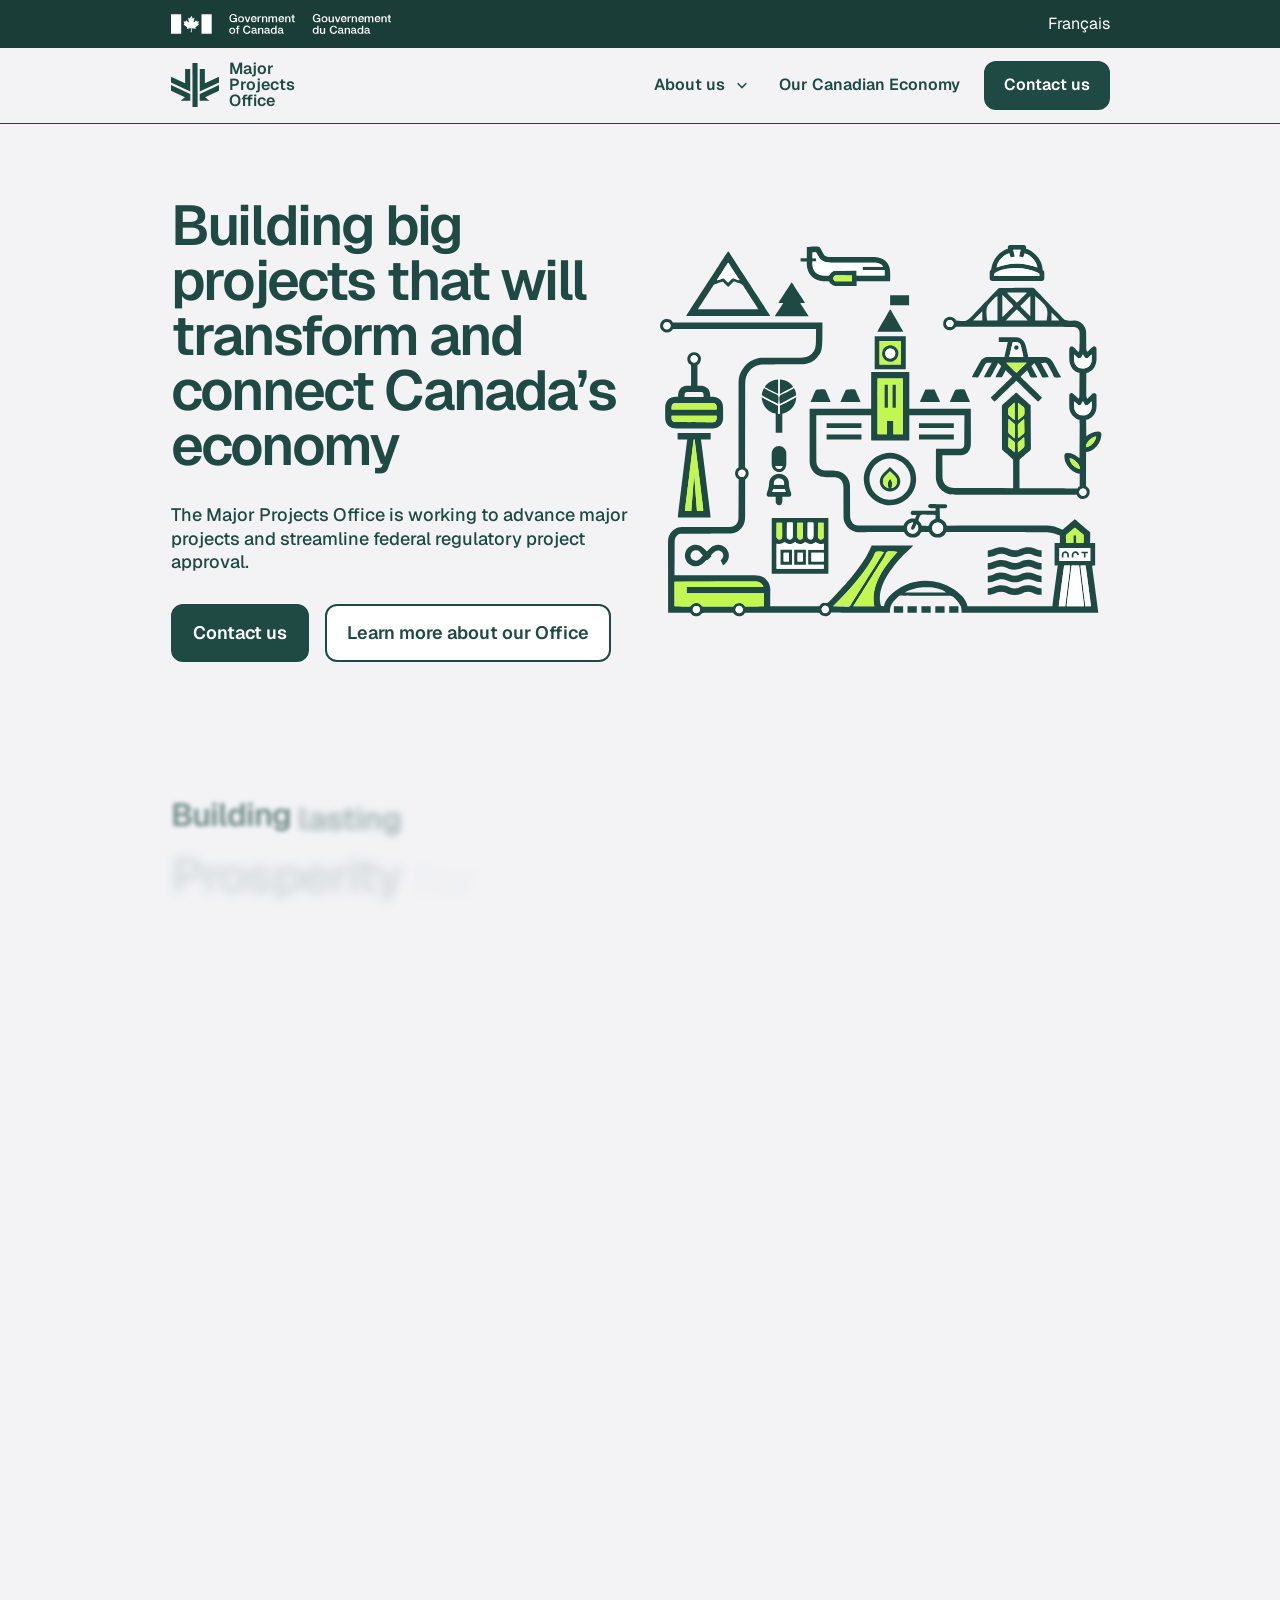
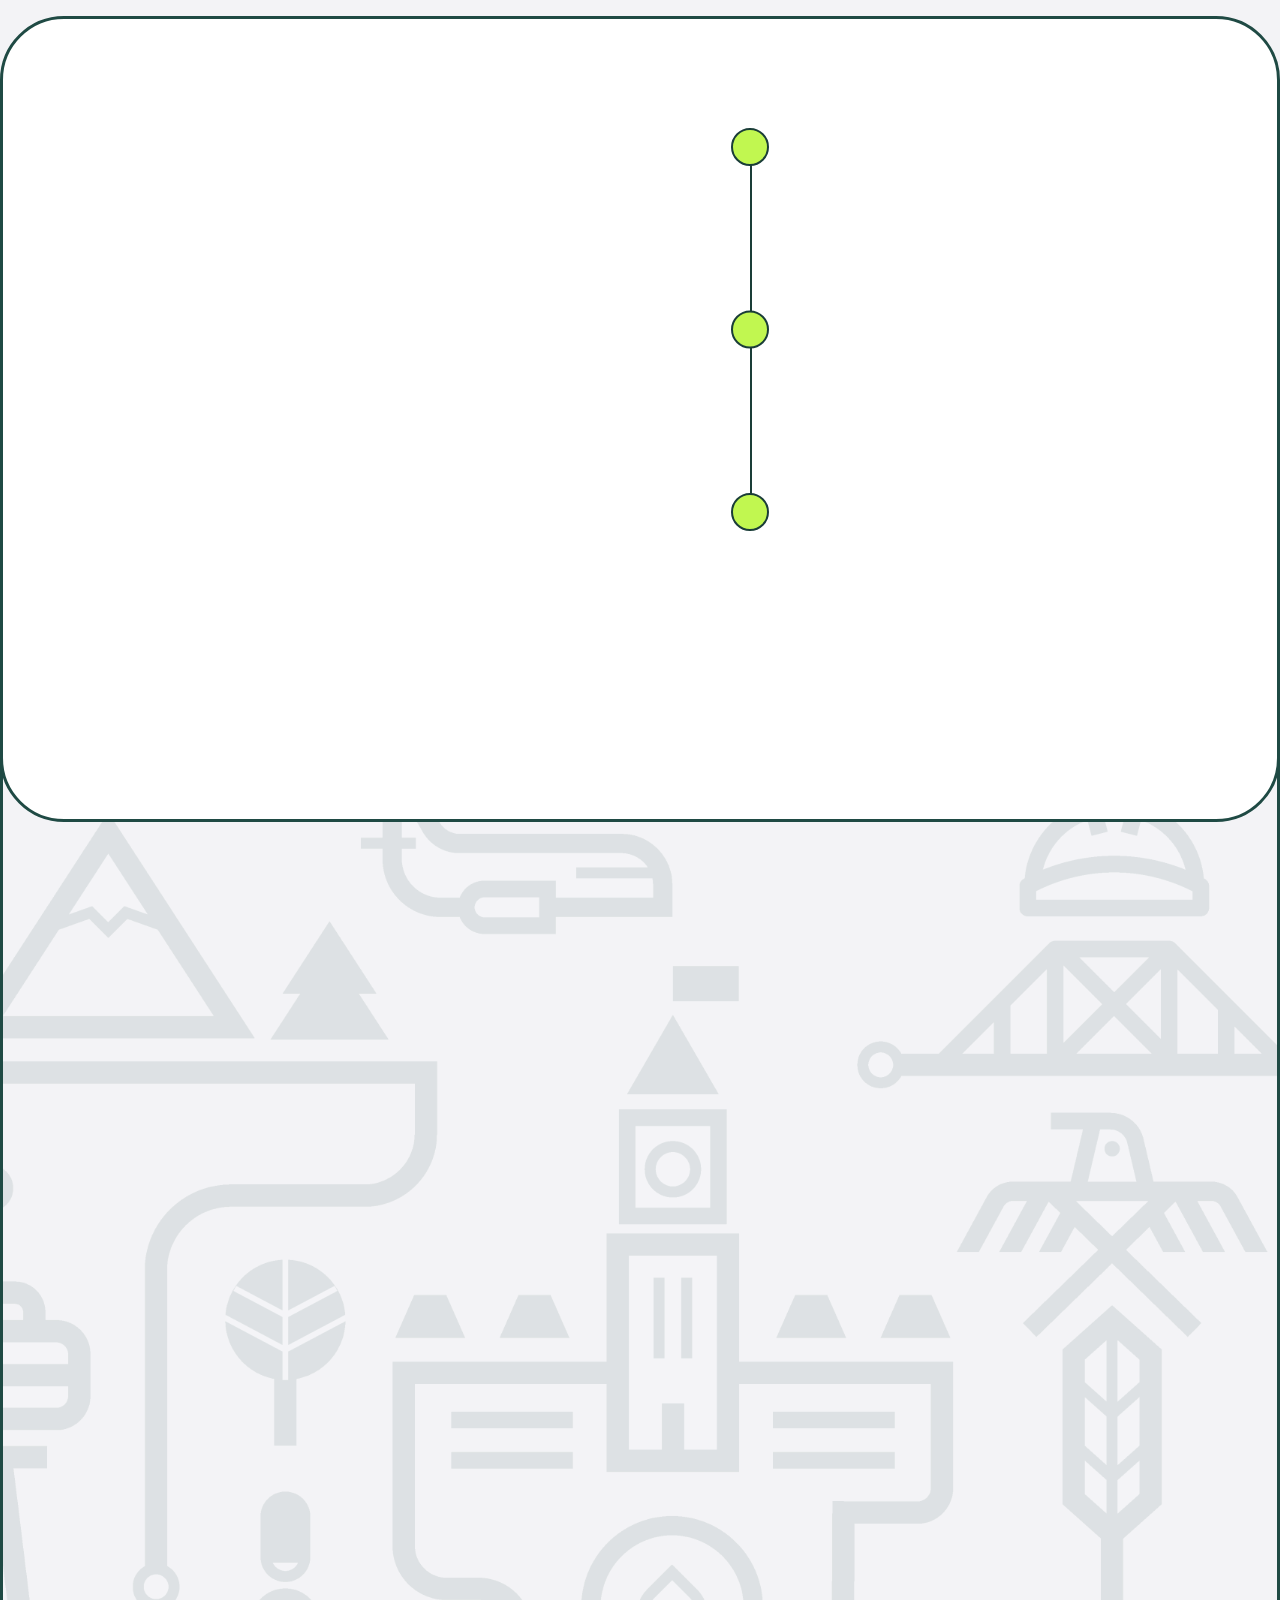
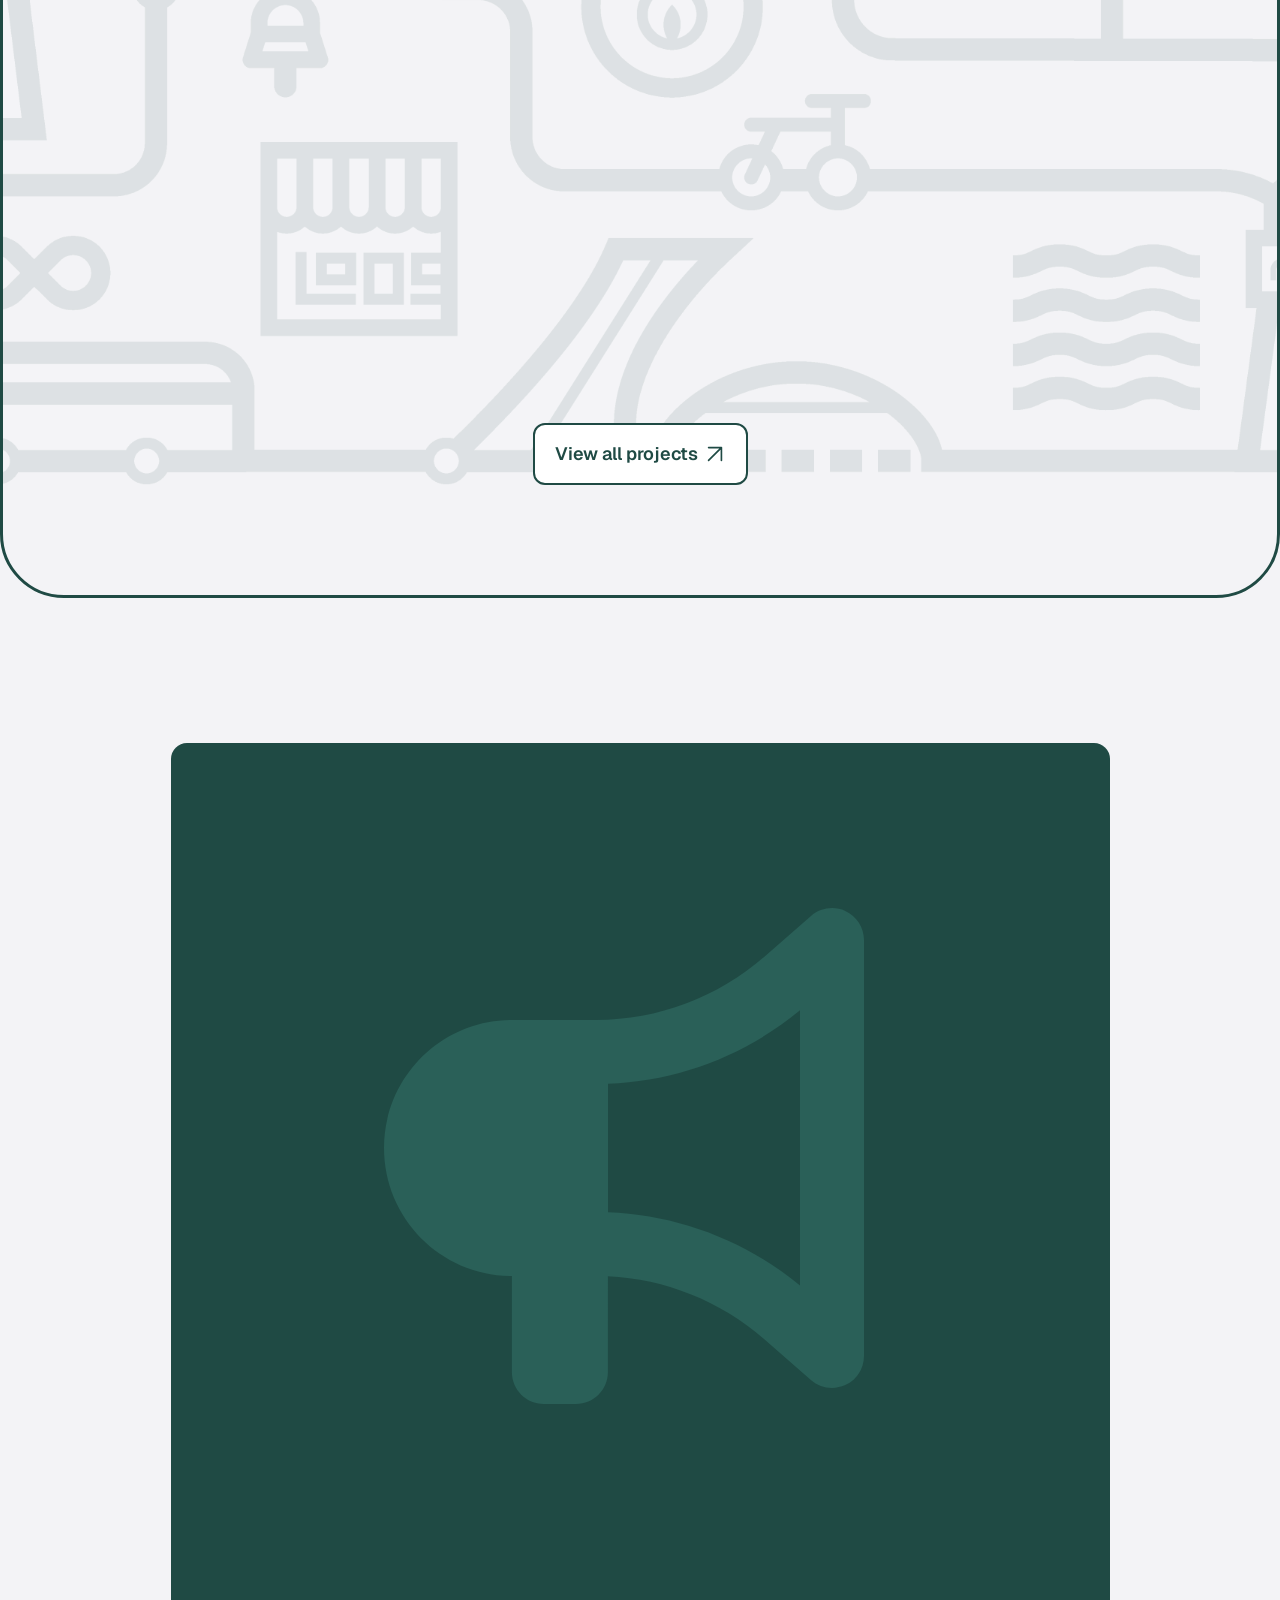
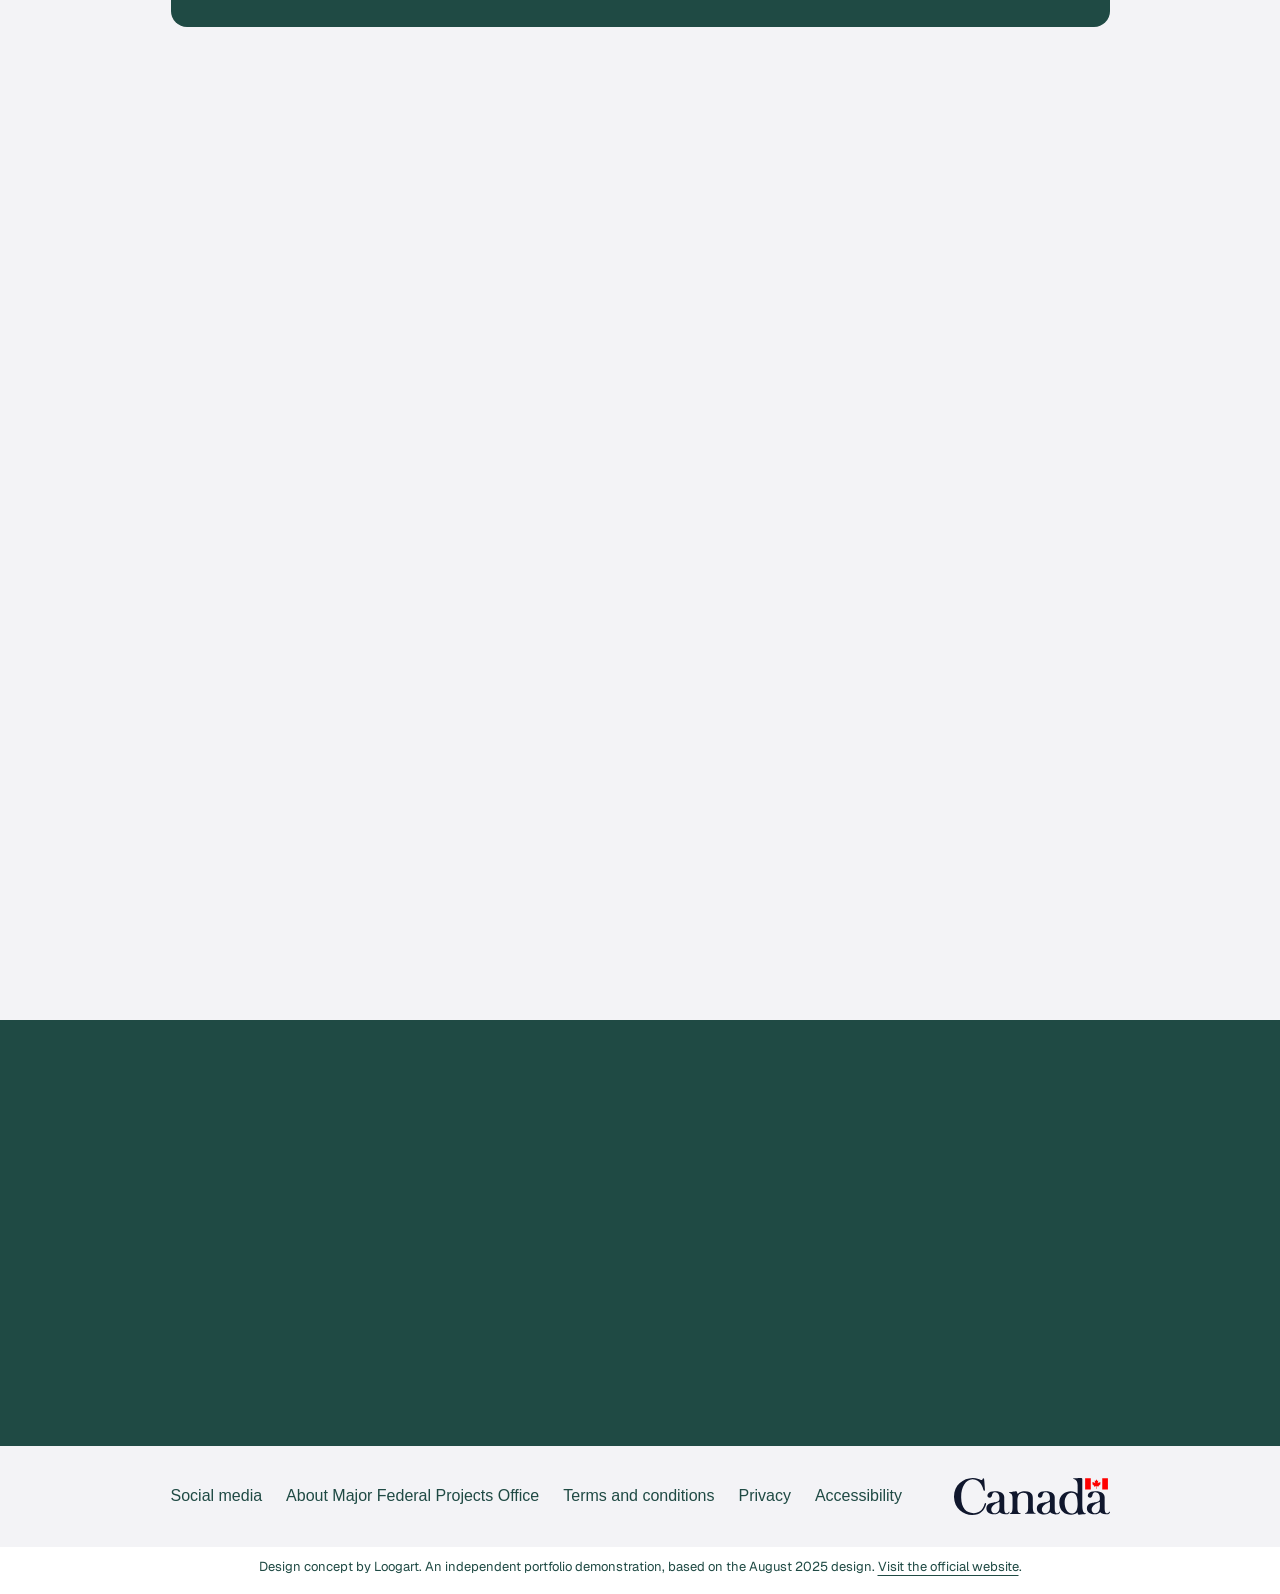
<file: index.html>
<!doctype html>
<html lang="en">
<head>
<meta charset="utf-8"><meta name="viewport" content="width=device-width, initial-scale=1">
<title>Major Projects Office — Building lasting prosperity</title>
<meta name="description" content="An interactive realization of Loogart’s Major Projects Office concept. Building big projects that transform and connect Canada’s economy.">
<meta name="theme-color" content="#1f4a44">
<link rel="icon" href="assets/imgLayer3.svg" type="image/svg+xml">
<link rel="stylesheet" href="vendor/bootstrap.min.css"><link rel="stylesheet" href="styles.css?v=c9b9aaef5f">
</head>
<body>
<a class="skip-link" href="#main">Skip to main content</a>
<svg class="svg-defs" xmlns="http://www.w3.org/2000/svg" aria-hidden="true"><symbol id="arrow" viewBox="0 0 24 24"><path d="M5 19 19 5M5 5h14v14" fill="none" stroke="currentColor" stroke-width="1.8" stroke-linecap="round" stroke-linejoin="round"/></symbol></svg>
<header>
 <div class="government-band"><div class="container d-flex align-items-center justify-content-between"><a href="https://www.canada.ca/en.html" aria-label="Government of Canada"><img src="assets/imgFipEn.svg" alt="Government of Canada / Gouvernement du Canada" width="220" height="20.89"></a><a href="https://www.canada.ca/fr/conseil-prive/bureau-grands-projets.html" lang="fr" hreflang="fr">Français</a></div></div>
 <nav class="navbar navbar-expand-lg" aria-label="Main navigation"><div class="container">
 <a class="navbar-brand brand" href="index.html"><img src="assets/imgLayer3.svg" width="48.94" height="44" alt=""><span>Major<br>Projects<br>Office</span></a>
 <button class="navbar-toggler" type="button" data-bs-toggle="collapse" data-bs-target="#navigation" aria-controls="navigation" aria-expanded="false" aria-label="Toggle navigation"><svg width="28" height="28" viewBox="0 0 28 28" aria-hidden="true"><path d="M4 7h20M4 14h20M4 21h20" fill="none" stroke="currentColor" stroke-width="2"/></svg></button>
 <div class="collapse navbar-collapse" id="navigation"><ul class="navbar-nav ms-auto align-items-lg-center gap-lg-4"><li class="nav-item dropdown"><div class="nav-about"><a class="nav-link" href="about.html">About us</a><button class="pages-toggle" type="button" data-bs-toggle="dropdown" aria-expanded="false" aria-label="Explore our office pages"><svg viewBox="0 0 16 16" aria-hidden="true"><path d="m3 6 5 5 5-5" fill="none" stroke="currentColor" stroke-width="1.7"/></svg></button><ul class="dropdown-menu"><li><a class="dropdown-item" href="about.html">About our Office</a></li><li><a class="dropdown-item" href="nation-building.html">Advancing Nation-Building Projects</a></li><li><a class="dropdown-item" href="indigenous.html">Partnering with Indigenous Peoples</a></li><li><a class="dropdown-item" href="proponents.html">Supporting Proponents</a></li><li><a class="dropdown-item" href="projects.html">Our projects</a></li></ul></div></li><li class="nav-item"><a class="nav-link" href="https://www.canada.ca/en/one-canadian-economy.html" target="_blank" rel="noopener">Our Canadian Economy</a></li><li class="nav-item"><a class="btn btn-primary" href="contact.html">Contact us</a></li></ul></div>
 </div></nav>
</header>
<main id="main">
 <section class="hero container" aria-labelledby="hero-title"><div class="row align-items-center g-4">
  <div class="col-lg-6 hero-copy"><h1 id="hero-title">Building big projects that will transform and connect Canada’s economy</h1><p>The Major Projects Office is working to advance major projects and streamline federal regulatory project approval.</p><div class="d-flex flex-wrap gap-3"><a class="btn btn-primary" href="contact.html">Contact us</a><a class="btn btn-outline-primary" href="about.html">Learn more about our Office</a></div></div>
  <div class="col-lg-6"><div class="hero-art"><svg xmlns="http://www.w3.org/2000/svg" class="hero-vector is-drawing" width="2001" height="1684" viewBox="0 0 2001 1684" role="img" aria-labelledby="hero-art-title hero-art-desc">
<title id="hero-art-title">Canada, connected</title><desc id="hero-art-desc">Canadian landmarks, infrastructure, communities and clean energy. The original illustration has been vectorized; its green connections draw into place, with horizontal aircraft motion, gently floating flowers, waving water, a centered rocking flame and a continuously drawing infinity symbol.</desc>
<defs><g id="hero-native-still"><path d="M0 0 C0.637 -0.006 1.274 -0.012 1.931 -0.018 C4.076 -0.036 6.22 -0.046 8.365 -0.057 C9.899 -0.068 11.433 -0.08 12.967 -0.092 C18.015 -0.128 23.063 -0.154 28.111 -0.176 C28.97 -0.18 29.828 -0.184 30.713 -0.188 C38.813 -0.225 46.913 -0.256 55.014 -0.277 C65.373 -0.305 75.732 -0.356 86.091 -0.438 C93.375 -0.494 100.659 -0.523 107.943 -0.532 C112.293 -0.538 116.643 -0.556 120.993 -0.603 C125.089 -0.647 129.183 -0.657 133.28 -0.643 C134.779 -0.643 136.279 -0.655 137.778 -0.681 C150.491 -0.884 150.491 -0.884 154.997 2.872 C156.313 4.275 157.595 5.712 158.853 7.167 C159.772 8.127 160.698 9.08 161.629 10.028 C164.445 12.904 167.218 15.818 169.983 18.744 C173.263 22.213 176.557 25.67 179.849 29.128 C180.199 29.495 180.199 29.495 181.97 31.355 C191.79 41.661 201.723 51.86 211.652 62.061 C219.714 70.349 227.733 78.673 235.661 87.089 C242.606 94.461 249.625 101.752 256.737 108.962 C260.486 112.769 264.191 116.601 267.809 120.533 C292.315 147.089 292.315 147.089 311.975 148.284 C319.283 148.506 326.522 148.019 333.8 147.412 C347.836 146.43 359.459 152.403 369.978 161.355 C380.614 171.322 387.769 183.611 389.039 198.322 C389.107 200.505 389.12 202.681 389.108 204.865 C389.112 205.682 389.116 206.5 389.119 207.342 C389.126 209.1 389.129 210.858 389.127 212.616 C389.126 215.404 389.139 218.192 389.156 220.98 C389.202 228.901 389.227 236.821 389.234 244.742 C389.239 249.603 389.263 254.463 389.299 259.323 C389.309 261.167 389.311 263.011 389.306 264.855 C389.299 267.437 389.316 270.017 389.339 272.599 C389.335 272.975 389.335 272.975 389.314 274.878 C389.4 280.447 391.031 284.397 393.853 289.167 C397.469 287.478 399.928 285.31 402.662 282.449 C403.583 281.507 404.504 280.566 405.425 279.624 C406.861 278.146 408.293 276.664 409.723 275.181 C411.113 273.743 412.512 272.314 413.912 270.886 C414.333 270.443 414.754 270.001 415.187 269.544 C417.861 266.827 420.191 265.247 423.853 264.167 C427.74 264.248 429.922 264.933 432.665 267.605 C435.832 271.314 435.983 273.091 436.014 277.895 C436.019 278.481 436.024 279.067 436.029 279.67 C436.044 281.615 436.051 283.559 436.056 285.503 C436.062 286.862 436.068 288.22 436.073 289.579 C436.084 292.435 436.09 295.292 436.093 298.148 C436.099 301.777 436.123 305.405 436.151 309.034 C436.17 311.846 436.175 314.659 436.177 317.471 C436.18 318.807 436.187 320.142 436.201 321.478 C436.367 339.482 431.181 356.276 418.79 369.792 C415.498 372.863 411.847 375.372 408.103 377.855 C407.829 378.039 407.829 378.039 406.443 378.973 C402.813 381.283 399.166 382.858 395.11 384.299 C394.124 384.652 393.138 385.004 392.122 385.367 C391.748 385.499 391.748 385.499 389.853 386.167 C389.759 399.98 389.689 413.793 389.646 427.606 C389.625 434.02 389.597 440.434 389.551 446.849 C389.511 452.442 389.486 458.035 389.477 463.628 C389.471 466.587 389.459 469.546 389.43 472.506 C389.401 475.816 389.397 479.126 389.399 482.437 C389.385 483.409 389.37 484.38 389.355 485.382 C389.389 490.934 390.157 494.789 392.994 499.599 C393.853 501.167 393.853 501.167 393.853 503.167 C398.223 499.504 402.362 495.719 406.29 491.581 C407.041 490.796 407.791 490.011 408.564 489.203 C410.102 487.583 411.628 485.953 413.142 484.312 C417.204 480.103 420.093 477.252 426.09 476.912 C429.87 477.46 432.47 479.631 434.999 482.44 C436.261 484.992 436.123 487.216 436.144 490.053 C436.147 490.349 436.147 490.349 436.164 491.843 C436.183 493.8 436.187 495.757 436.189 497.714 C436.195 499.086 436.202 500.459 436.209 501.831 C436.221 504.716 436.225 507.601 436.224 510.486 C436.223 514.141 436.25 517.794 436.285 521.448 C436.308 524.29 436.311 527.132 436.31 529.974 C436.313 531.318 436.321 532.662 436.337 534.006 C436.525 551.789 431.738 568.88 419.205 582.042 C411.433 589.065 399.789 598.167 388.853 598.167 C389.183 622.917 389.513 647.667 389.853 673.167 C393.813 670.197 397.773 667.227 401.853 664.167 C404.48 662.59 406.931 661.167 409.665 659.855 C410.336 659.529 411.006 659.204 411.697 658.868 C421.282 654.383 430.948 652.07 441.478 651.23 C442.141 651.172 442.804 651.114 443.488 651.054 C448.795 650.771 451.669 652.295 455.603 655.667 C458.975 659.714 458.18 665.239 457.853 670.167 C455.328 694.015 443.846 714.054 425.423 729.16 C415.193 736.707 401.823 744.308 388.853 744.167 C388.75 764.222 388.704 784.275 388.726 804.33 C388.735 813.642 388.725 822.953 388.671 832.265 C388.624 840.384 388.613 848.502 388.643 856.62 C388.658 860.918 388.655 865.213 388.611 869.51 C388.569 873.56 388.574 877.607 388.616 881.657 C388.622 883.139 388.612 884.62 388.584 886.101 C388.37 897.894 388.37 897.894 392.071 901.956 C393.793 903.586 395.53 904.906 397.458 906.314 C401.906 909.757 403.776 914.763 404.853 920.167 C405.721 930.801 404.356 938.119 397.603 946.417 C391.792 952.624 385.396 956.379 376.853 957.167 C367.829 957.392 360.186 955.178 353.486 948.976 C350.235 945.465 347.881 942.879 346.853 938.167 C346.028 938.168 345.203 938.169 344.352 938.17 C270.319 938.252 196.285 938.24 -25.622 937.93 C-29.567 937.921 -33.512 937.913 -37.458 937.904 C-37.945 937.903 -37.945 937.903 -40.412 937.897 C-55.2 937.865 -69.988 937.841 -84.776 937.821 C-101.791 937.799 -118.807 937.765 -135.823 937.719 C-145.485 937.693 -155.148 937.675 -164.81 937.668 C-171.334 937.663 -177.858 937.647 -184.382 937.622 C-188.114 937.608 -191.845 937.598 -195.576 937.602 C-229.328 937.63 -229.328 937.63 -243.835 931.48 C-244.446 931.228 -245.057 930.976 -245.686 930.716 C-252.049 927.971 -257.609 924.298 -263.147 920.167 C-263.777 919.721 -264.408 919.275 -265.057 918.816 C-280.008 907.293 -289.74 887.626 -292.147 869.167 C-292.816 859.301 -292.651 849.393 -292.586 839.51 C-292.564 835.66 -292.565 831.81 -292.563 827.96 C-292.556 821.516 -292.535 815.072 -292.504 808.628 C-292.463 800.349 -292.446 792.07 -292.436 783.791 C-292.428 776.659 -292.411 769.528 -292.391 762.397 C-292.387 760.868 -292.384 759.339 -292.38 757.81 C-292.37 753.466 -292.356 749.122 -292.333 744.778 C-292.327 743.461 -292.323 742.143 -292.32 740.826 C-292.316 739.037 -292.305 737.247 -292.294 735.457 C-292.29 734.454 -292.286 733.45 -292.281 732.417 C-292.147 730.167 -292.147 730.167 -291.147 729.167 C-289.695 729.078 -288.239 729.059 -286.784 729.067 C-285.842 729.07 -284.9 729.073 -283.929 729.076 C-282.887 729.085 -281.845 729.093 -280.772 729.101 C-279.68 729.106 -278.589 729.111 -277.465 729.116 C-275.086 729.126 -272.707 729.138 -270.328 729.153 C-266.562 729.176 -262.797 729.19 -259.031 729.201 C-248.32 729.234 -237.61 729.276 -226.899 729.339 C-220.988 729.373 -215.077 729.397 -209.166 729.409 C-206.038 729.416 -202.911 729.428 -199.784 729.454 C-196.289 729.483 -192.794 729.488 -189.299 729.492 C-188.784 729.498 -188.784 729.498 -186.178 729.53 C-179.209 729.51 -173.74 728.681 -168.335 723.917 C-162.743 717.68 -163.841 708.623 -163.828 700.797 C-163.819 699.424 -163.808 698.051 -163.797 696.679 C-163.77 693.018 -163.755 689.358 -163.742 685.697 C-163.728 682.256 -163.703 678.816 -163.679 675.375 C-163.616 665.327 -163.57 655.278 -163.522 645.23 C-163.398 622.769 -163.275 600.309 -163.147 577.167 C-245.647 577.167 -328.147 577.167 -413.147 577.167 C-413.147 614.787 -413.147 652.407 -413.147 691.167 C-414.755 692.775 -416.594 692.292 -418.747 692.301 C-419.409 692.299 -420.071 692.297 -420.752 692.294 C-421.451 692.296 -422.149 692.297 -422.869 692.299 C-425.227 692.303 -427.584 692.3 -429.942 692.297 C-431.625 692.298 -433.308 692.3 -434.992 692.302 C-439.576 692.307 -444.161 692.305 -448.745 692.302 C-453.532 692.299 -458.319 692.301 -463.106 692.303 C-471.146 692.305 -479.186 692.302 -487.227 692.298 C-496.536 692.292 -505.846 692.294 -515.155 692.3 C-523.133 692.304 -531.111 692.305 -539.089 692.302 C-543.86 692.301 -548.632 692.3 -553.403 692.304 C-557.888 692.307 -562.373 692.305 -566.858 692.299 C-568.508 692.297 -570.159 692.298 -571.81 692.3 C-574.054 692.303 -576.298 692.299 -578.542 692.294 C-579.203 692.297 -579.865 692.299 -580.547 692.301 C-585.033 692.282 -585.033 692.282 -586.147 691.167 C-586.147 653.547 -586.147 615.927 -586.147 577.167 C-668.317 577.167 -750.487 577.167 -835.147 577.167 C-835.116 595.194 -835.116 595.194 -834.96 686.417 C-834.953 697.794 -834.946 709.17 -834.939 720.891 C-834.898 734.802 -834.898 734.802 -834.873 741.317 C-834.857 745.86 -834.854 750.403 -834.861 754.946 C-834.87 760.749 -834.852 766.551 -834.819 772.354 C-834.811 774.478 -834.811 776.603 -834.82 778.727 C-834.88 793.478 -833.856 805.903 -823.147 817.167 C-815.335 824.284 -806.298 828.27 -795.709 828.309 C-794.643 828.316 -793.577 828.323 -792.478 828.331 C-791.333 828.335 -790.187 828.339 -789.006 828.343 C-787.799 828.354 -786.591 828.365 -785.383 828.377 C-780.283 828.429 -775.182 828.478 -770.081 828.493 C-743.904 828.586 -721.305 831.418 -701.715 850.567 C-688.897 863.908 -682.037 881.204 -682.016 899.706 C-682.014 900.325 -682.011 900.943 -682.009 901.581 C-682.003 903.634 -682.004 905.687 -682.005 907.741 C-682.002 909.221 -681.999 910.702 -681.995 912.183 C-681.987 915.362 -681.982 918.542 -681.978 921.721 C-681.972 926.757 -681.956 931.793 -681.937 936.829 C-681.931 938.557 -681.924 940.285 -681.918 942.013 C-681.915 942.878 -681.912 943.743 -681.908 944.634 C-681.866 956.35 -681.833 968.065 -681.821 979.781 C-681.813 987.695 -681.79 995.61 -681.752 1003.524 C-681.732 1007.706 -681.72 1011.887 -681.725 1016.069 C-681.729 1020.005 -681.715 1023.942 -681.688 1027.878 C-681.681 1029.315 -681.68 1030.752 -681.688 1032.189 C-681.749 1045.553 -678.776 1056.752 -669.592 1066.882 C-663.317 1072.783 -654.098 1077.296 -645.375 1077.29 C-645.005 1077.291 -645.005 1077.291 -643.134 1077.296 C-642.329 1077.294 -641.523 1077.291 -640.694 1077.288 C-639.833 1077.288 -638.972 1077.289 -638.085 1077.29 C-635.195 1077.292 -632.305 1077.286 -629.416 1077.281 C-627.346 1077.281 -625.276 1077.281 -623.207 1077.281 C-617.583 1077.282 -611.96 1077.276 -606.336 1077.269 C-601.056 1077.263 -595.776 1077.262 -590.496 1077.261 C-580.039 1077.259 -569.581 1077.252 -559.124 1077.243 C-548.965 1077.234 -538.807 1077.227 -528.649 1077.222 C-528.336 1077.222 -528.336 1077.222 -526.751 1077.221 C-523.61 1077.22 -520.468 1077.219 -517.327 1077.218 C-491.267 1077.207 -465.207 1077.19 -439.147 1077.167 C-438.889 1076.565 -438.632 1075.962 -438.366 1075.341 C-438.019 1074.543 -437.672 1073.744 -437.315 1072.921 C-436.975 1072.133 -436.635 1071.345 -436.284 1070.533 C-431.057 1059.662 -421.999 1052.391 -410.944 1048.078 C-406.435 1046.61 -402.386 1046.029 -397.647 1046.042 C-396.729 1046.04 -395.811 1046.037 -394.866 1046.035 C-392.197 1046.165 -389.748 1046.574 -387.147 1047.167 C-386.977 1046.61 -386.807 1046.054 -386.631 1045.48 C-386.389 1044.717 -386.147 1043.954 -385.897 1043.167 C-385.665 1042.425 -385.433 1041.682 -385.194 1040.917 C-383.777 1037.196 -381.974 1033.702 -380.147 1030.167 C-380.666 1030.178 -381.185 1030.188 -381.72 1030.199 C-384.091 1030.241 -386.463 1030.267 -388.835 1030.292 C-389.651 1030.309 -390.468 1030.326 -391.309 1030.343 C-396.54 1030.385 -400.572 1030.099 -404.897 1026.855 C-406.575 1024.589 -406.946 1022.978 -407.147 1020.167 C-406.165 1016.729 -404.951 1014.411 -402.147 1012.167 C-399.351 1011.235 -397.687 1011.044 -394.8 1011.047 C-393.912 1011.046 -393.025 1011.044 -392.11 1011.043 C-391.139 1011.047 -390.168 1011.05 -389.168 1011.054 C-388.655 1011.054 -388.655 1011.054 -386.063 1011.053 C-382.67 1011.054 -379.278 1011.062 -375.885 1011.07 C-373.535 1011.072 -371.186 1011.073 -368.836 1011.074 C-363.279 1011.077 -357.722 1011.085 -352.166 1011.095 C-345.839 1011.107 -339.513 1011.112 -333.186 1011.117 C-320.173 1011.127 -307.16 1011.145 -294.147 1011.167 C-294.147 1007.207 -294.147 1003.247 -294.147 999.167 C-295.966 999.202 -297.785 999.237 -299.659 999.273 C-301.433 999.294 -303.207 999.314 -304.981 999.332 C-306.208 999.347 -307.435 999.368 -308.661 999.394 C-310.431 999.43 -312.201 999.447 -313.971 999.46 C-315.034 999.476 -316.097 999.492 -317.193 999.508 C-321.526 999.008 -324.108 997.207 -327.147 994.167 C-327.518 992.398 -327.518 992.398 -327.585 990.355 C-327.624 989.688 -327.664 989.022 -327.706 988.335 C-326.863 985.064 -324.853 983.055 -322.147 981.167 C-319.474 980.676 -317.437 980.49 -314.774 980.536 C-314.05 980.529 -313.326 980.522 -312.579 980.515 C-310.195 980.498 -307.813 980.517 -305.428 980.538 C-303.766 980.538 -302.103 980.535 -300.441 980.531 C-296.961 980.528 -293.481 980.543 -290.001 980.57 C-285.545 980.605 -281.091 980.598 -276.635 980.58 C-273.203 980.569 -269.772 980.578 -266.34 980.593 C-264.698 980.598 -263.055 980.598 -261.413 980.592 C-259.114 980.586 -256.818 980.607 -254.52 980.634 C-254.182 980.631 -254.182 980.631 -252.473 980.614 C-247.802 980.708 -245.418 981.863 -242.147 985.167 C-240.982 988.196 -241.006 989.674 -241.897 992.792 C-243.82 996.447 -245.207 997.854 -249.147 999.167 C-251.139 999.25 -253.134 999.275 -255.127 999.265 C-256.176 999.263 -257.224 999.26 -258.304 999.257 C-259.634 999.248 -260.964 999.239 -262.335 999.23 C-266.563 999.209 -270.791 999.189 -275.147 999.167 C-274.817 1015.007 -274.487 1030.847 -274.147 1047.167 C-270.187 1048.817 -266.227 1050.467 -262.147 1052.167 C-254.381 1057.534 -247.519 1064.772 -244.569 1073.812 C-244.302 1074.626 -244.034 1075.441 -243.759 1076.28 C-243.557 1076.903 -243.355 1077.526 -243.147 1078.167 C-242.183 1078.167 -241.219 1078.166 -240.226 1078.165 C-197.708 1078.132 -155.19 1078.101 -112.673 1078.083 C-112.028 1078.082 -111.384 1078.082 -110.72 1078.082 C-96.712 1078.076 -82.704 1078.07 -68.696 1078.065 C-61.825 1078.063 -54.955 1078.06 -48.085 1078.057 C-47.401 1078.057 -46.717 1078.057 -46.013 1078.057 C-23.884 1078.048 -1.754 1078.033 20.375 1078.015 C43.13 1077.996 65.885 1077.984 88.64 1077.98 C91.86 1077.979 95.079 1077.978 98.299 1077.978 C98.932 1077.977 99.566 1077.977 100.219 1077.977 C110.387 1077.975 120.556 1077.966 130.725 1077.954 C140.966 1077.942 151.207 1077.938 161.448 1077.94 C166.99 1077.942 172.531 1077.94 178.073 1077.929 C183.158 1077.919 188.243 1077.919 193.329 1077.926 C195.157 1077.926 196.985 1077.924 198.813 1077.918 C214.274 1077.867 230.034 1078.348 245.04 1082.417 C245.86 1082.631 246.68 1082.845 247.524 1083.066 C258.436 1086.009 269.065 1089.739 278.837 1095.48 C280.853 1096.167 280.853 1096.167 282.833 1095.546 C285.234 1093.907 287.29 1092.09 289.415 1090.105 C292.967 1086.83 296.589 1083.695 300.353 1080.667 C303.951 1077.765 307.435 1074.783 310.853 1071.667 C314.707 1068.155 318.667 1064.834 322.723 1061.562 C327.596 1057.609 332.23 1053.409 336.853 1049.167 C339.587 1050.437 341.776 1051.791 344.033 1053.785 C344.624 1054.303 345.216 1054.821 345.826 1055.355 C346.453 1055.912 347.081 1056.469 347.728 1057.042 C349.079 1058.228 350.431 1059.413 351.783 1060.597 C352.123 1060.897 352.123 1060.897 353.848 1062.412 C356.829 1065.022 359.84 1067.595 362.853 1070.167 C368.333 1074.855 373.787 1079.571 379.232 1084.299 C384.116 1088.535 389.019 1092.748 393.935 1096.947 C394.976 1097.836 396.01 1098.734 397.035 1099.642 C398.853 1101.167 398.853 1101.167 400.899 1102.576 C404.096 1104.932 406.463 1106.769 407.555 1110.684 C407.777 1113.677 407.754 1116.571 407.634 1119.57 C407.629 1120.109 407.629 1120.109 407.6 1122.835 C407.555 1126.26 407.455 1129.681 407.353 1133.105 C407.308 1135.434 407.276 1137.762 407.244 1140.091 C407.162 1145.786 407.006 1151.472 406.853 1157.167 C414.443 1157.167 422.033 1157.167 429.853 1157.167 C429.853 1190.827 429.853 1224.487 429.853 1259.167 C425.233 1259.497 420.613 1259.827 415.853 1260.167 C415.997 1261.247 416.142 1262.326 416.29 1263.439 C419.714 1289.05 423.135 1314.661 426.554 1340.272 C426.975 1343.423 427.395 1346.574 427.816 1349.724 C427.858 1350.038 427.858 1350.038 428.07 1351.625 C429.427 1361.788 430.785 1371.952 432.144 1382.115 C433.537 1392.539 434.929 1402.964 436.32 1413.388 C437.102 1419.245 437.884 1425.102 438.668 1430.959 C439.405 1436.467 440.14 1441.975 440.874 1447.484 C441.144 1449.51 441.415 1451.535 441.686 1453.561 C442.056 1456.318 442.423 1459.076 442.79 1461.834 C442.899 1462.643 443.008 1463.451 443.12 1464.284 C443.218 1465.021 443.315 1465.759 443.416 1466.519 C443.501 1467.155 443.586 1467.792 443.673 1468.448 C443.853 1470.167 443.853 1470.167 443.853 1473.167 C239.253 1473.167 34.653 1473.167 -176.147 1473.167 C-176.477 1466.567 -176.807 1459.967 -177.147 1453.167 C-177.936 1449.224 -178.551 1446.683 -180.147 1443.167 C-180.393 1442.623 -180.639 1442.079 -180.893 1441.519 C-185.561 1431.454 -191.609 1423.256 -199.147 1415.167 C-199.9 1414.345 -200.653 1413.523 -201.428 1412.675 C-203.592 1410.409 -205.852 1408.3 -208.147 1406.167 C-208.894 1405.395 -209.64 1404.622 -210.409 1403.826 C-220.138 1394.991 -230.558 1395.871 -243.135 1395.955 C-245.459 1395.938 -247.782 1395.917 -250.106 1395.893 C-255.741 1395.841 -261.374 1395.839 -267.008 1395.854 C-271.592 1395.867 -276.176 1395.862 -280.76 1395.846 C-281.415 1395.844 -282.069 1395.842 -282.744 1395.839 C-284.075 1395.835 -285.406 1395.83 -286.737 1395.826 C-299.189 1395.784 -311.641 1395.801 -324.093 1395.835 C-335.458 1395.865 -346.821 1395.826 -358.186 1395.754 C-369.887 1395.681 -381.587 1395.652 -393.288 1395.672 C-399.845 1395.683 -406.4 1395.676 -412.957 1395.624 C-418.539 1395.579 -424.119 1395.578 -429.701 1395.63 C-432.543 1395.655 -435.382 1395.656 -438.224 1395.616 C-457.861 1395.362 -457.861 1395.362 -466.244 1402.933 C-467.802 1404.462 -469.291 1406.021 -470.75 1407.644 C-472.571 1409.63 -474.538 1411.422 -476.54 1413.224 C-488.395 1424.152 -499.759 1440.653 -500.463 1457.152 C-500.505 1458.086 -500.547 1459.021 -500.59 1459.984 C-500.61 1460.468 -500.61 1460.468 -500.71 1462.917 C-500.731 1463.409 -500.731 1463.409 -500.84 1465.898 C-500.946 1468.321 -501.048 1470.744 -501.147 1473.167 C-501.711 1473.166 -502.275 1473.164 -502.857 1473.163 C-536.267 1473.073 -569.677 1473.005 -603.088 1472.963 C-607.096 1472.958 -611.104 1472.953 -615.112 1472.948 C-615.91 1472.947 -616.708 1472.946 -617.53 1472.944 C-630.465 1472.927 -643.4 1472.895 -656.335 1472.859 C-669.599 1472.821 -682.863 1472.799 -696.127 1472.791 C-704.317 1472.786 -712.507 1472.768 -720.698 1472.736 C-726.308 1472.715 -731.917 1472.708 -737.527 1472.713 C-740.768 1472.716 -744.009 1472.712 -747.249 1472.691 C-750.757 1472.668 -754.263 1472.675 -757.77 1472.686 C-758.803 1472.675 -759.836 1472.663 -760.901 1472.651 C-761.835 1472.659 -762.769 1472.667 -763.731 1472.675 C-764.541 1472.674 -765.352 1472.672 -766.187 1472.671 C-768.147 1473.167 -768.147 1473.167 -769.321 1475.046 C-769.594 1475.746 -769.866 1476.446 -770.147 1477.167 C-774.087 1483.077 -780.232 1487.256 -787.178 1488.882 C-798.091 1490.463 -806.607 1487.972 -815.577 1481.706 C-817.147 1480.167 -817.147 1480.167 -818.418 1477.119 C-820.022 1474.726 -820.864 1474.229 -823.719 1473.605 C-827.288 1473.385 -830.815 1473.362 -834.388 1473.399 C-835.778 1473.391 -837.168 1473.381 -838.558 1473.368 C-842.382 1473.341 -846.205 1473.352 -850.029 1473.368 C-854.151 1473.38 -858.273 1473.357 -862.395 1473.338 C-870.472 1473.308 -878.549 1473.31 -886.626 1473.324 C-893.19 1473.335 -899.754 1473.334 -906.317 1473.326 C-907.25 1473.324 -908.184 1473.323 -909.145 1473.322 C-911.041 1473.319 -912.937 1473.317 -914.833 1473.314 C-932.622 1473.292 -950.41 1473.307 -968.199 1473.335 C-983.469 1473.358 -998.738 1473.346 -1014.008 1473.31 C-1031.73 1473.268 -1049.453 1473.248 -1067.175 1473.265 C-1069.064 1473.266 -1070.954 1473.268 -1072.843 1473.27 C-1073.308 1473.27 -1073.308 1473.27 -1075.66 1473.272 C-1082.217 1473.276 -1088.773 1473.263 -1095.33 1473.244 C-1103.319 1473.221 -1111.308 1473.222 -1119.297 1473.256 C-1123.375 1473.272 -1127.452 1473.277 -1131.529 1473.252 C-1135.261 1473.229 -1138.991 1473.239 -1142.723 1473.274 C-1144.074 1473.281 -1145.425 1473.277 -1146.777 1473.259 C-1156.914 1473.136 -1156.914 1473.136 -1160 1475.717 C-1161.259 1477.483 -1162.184 1479.231 -1163.147 1481.167 C-1170.445 1487.524 -1177.708 1489.698 -1187.245 1489.476 C-1196.201 1488.524 -1203.064 1484.709 -1209.147 1478.167 C-1209.56 1477.482 -1209.974 1476.796 -1210.4 1476.09 C-1212.147 1474.167 -1212.147 1474.167 -1214.677 1473.647 C-1215.695 1473.638 -1216.713 1473.629 -1217.762 1473.619 C-1218.33 1473.609 -1218.898 1473.598 -1219.483 1473.587 C-1221.388 1473.557 -1223.291 1473.556 -1225.196 1473.555 C-1226.561 1473.539 -1227.927 1473.522 -1229.292 1473.504 C-1233.003 1473.46 -1236.714 1473.443 -1240.425 1473.432 C-1242.746 1473.425 -1245.066 1473.413 -1247.387 1473.398 C-1255.489 1473.349 -1263.591 1473.323 -1271.693 1473.316 C-1279.235 1473.309 -1286.774 1473.249 -1294.315 1473.165 C-1300.796 1473.096 -1307.276 1473.065 -1313.758 1473.064 C-1317.626 1473.062 -1321.492 1473.045 -1325.36 1472.988 C-1329.003 1472.935 -1332.644 1472.931 -1336.288 1472.963 C-1337.619 1472.967 -1338.951 1472.953 -1340.282 1472.921 C-1345.788 1472.797 -1350.401 1472.735 -1354.849 1476.384 C-1356.47 1478.109 -1357.822 1479.861 -1359.243 1481.772 C-1362.762 1486.2 -1367.713 1488.066 -1373.147 1489.167 C-1382.468 1490.001 -1390.135 1488.982 -1397.698 1483.226 C-1403.669 1478.055 -1403.669 1478.055 -1405.006 1475.573 C-1406.147 1474.167 -1406.147 1474.167 -1407.97 1473.783 C-1408.713 1473.778 -1409.456 1473.773 -1410.222 1473.769 C-1410.648 1473.762 -1410.648 1473.762 -1412.805 1473.731 C-1413.274 1473.731 -1413.274 1473.731 -1415.646 1473.735 C-1416.138 1473.73 -1416.138 1473.73 -1418.632 1473.704 C-1421.9 1473.674 -1425.168 1473.665 -1428.436 1473.656 C-1430.698 1473.639 -1432.959 1473.621 -1435.221 1473.601 C-1440.572 1473.558 -1445.923 1473.529 -1451.275 1473.506 C-1457.367 1473.479 -1463.458 1473.435 -1469.55 1473.39 C-1482.082 1473.297 -1494.615 1473.225 -1507.147 1473.167 C-1507.239 1430.873 -1507.309 1388.579 -1507.351 1346.284 C-1507.356 1341.287 -1507.361 1336.289 -1507.367 1331.291 C-1507.368 1330.296 -1507.369 1329.301 -1507.37 1328.276 C-1507.387 1312.185 -1507.419 1296.093 -1507.456 1280.002 C-1507.493 1263.48 -1507.515 1246.958 -1507.523 1230.436 C-1507.529 1220.248 -1507.546 1210.06 -1507.579 1199.872 C-1507.6 1192.878 -1507.606 1185.884 -1507.601 1178.889 C-1507.598 1174.859 -1507.602 1170.829 -1507.624 1166.799 C-1507.643 1163.099 -1507.644 1159.399 -1507.631 1155.699 C-1507.629 1154.371 -1507.634 1153.042 -1507.647 1151.714 C-1507.815 1133.02 -1502.025 1117.014 -1489.147 1103.167 C-1484.067 1098.282 -1478.504 1094.579 -1472.272 1091.355 C-1471.744 1091.077 -1471.216 1090.799 -1470.672 1090.512 C-1457.893 1084.271 -1444.734 1084.74 -1430.862 1084.783 C-1428.614 1084.778 -1426.365 1084.773 -1424.117 1084.766 C-1419.295 1084.754 -1414.472 1084.752 -1409.65 1084.757 C-1402.665 1084.764 -1395.68 1084.751 -1388.694 1084.733 C-1377.341 1084.705 -1365.988 1084.687 -1354.634 1084.679 C-1353.956 1084.678 -1353.278 1084.678 -1352.58 1084.677 C-1347.081 1084.673 -1341.581 1084.67 -1336.082 1084.666 C-1331.275 1084.663 -1326.467 1084.66 -1321.66 1084.656 C-1320.983 1084.656 -1320.306 1084.655 -1319.608 1084.655 C-1308.294 1084.646 -1296.98 1084.625 -1285.666 1084.597 C-1278.703 1084.58 -1271.74 1084.573 -1264.778 1084.58 C-1259.438 1084.585 -1254.097 1084.574 -1248.757 1084.558 C-1246.576 1084.554 -1244.394 1084.555 -1242.212 1084.562 C-1226.534 1084.606 -1212.839 1084.477 -1200.147 1074.167 C-1191.419 1065.423 -1188.006 1054.751 -1187.989 1042.619 C-1187.986 1042.243 -1187.986 1042.243 -1187.974 1040.341 C-1187.958 1037.828 -1187.95 1035.314 -1187.942 1032.801 C-1187.932 1030.997 -1187.922 1029.194 -1187.912 1027.39 C-1187.885 1022.496 -1187.864 1017.602 -1187.844 1012.707 C-1187.822 1007.592 -1187.794 1002.476 -1187.768 997.361 C-1187.718 987.674 -1187.673 977.988 -1187.63 968.302 C-1187.58 957.275 -1187.525 946.247 -1187.47 935.219 C-1187.356 912.535 -1187.249 889.851 -1187.147 867.167 C-1187.933 866.87 -1188.719 866.572 -1189.53 866.265 C-1194.755 864.074 -1197.933 859.517 -1200.483 854.581 C-1203.81 846.346 -1204.579 838.513 -1201.647 830.042 C-1199.298 824.771 -1195.008 817.891 -1189.552 815.455 C-1188.147 814.167 -1188.147 814.167 -1187.771 811.385 C-1187.756 810.174 -1187.757 808.962 -1187.771 807.75 C-1187.766 807.081 -1187.762 806.411 -1187.758 805.721 C-1187.747 803.456 -1187.758 801.191 -1187.768 798.925 C-1187.765 797.293 -1187.761 795.661 -1187.755 794.029 C-1187.742 789.526 -1187.749 785.024 -1187.758 780.522 C-1187.765 775.672 -1187.755 770.822 -1187.746 765.973 C-1187.733 757.561 -1187.731 749.149 -1187.736 740.737 C-1187.743 728.557 -1187.731 716.378 -1187.713 704.198 C-1187.684 684.416 -1187.667 664.634 -1187.658 644.851 C-1187.658 644.259 -1187.658 643.667 -1187.657 643.057 C-1187.654 634.052 -1187.65 625.047 -1187.647 616.042 C-1187.644 606.464 -1187.64 596.886 -1187.636 587.308 C-1187.636 586.719 -1187.635 586.129 -1187.635 585.521 C-1187.626 565.236 -1187.606 544.951 -1187.576 524.667 C-1187.559 512.525 -1187.553 500.384 -1187.56 488.243 C-1187.564 479.912 -1187.557 471.58 -1187.543 463.249 C-1187.535 458.447 -1187.532 453.645 -1187.542 448.843 C-1187.551 444.437 -1187.546 440.031 -1187.53 435.625 C-1187.527 434.041 -1187.529 432.456 -1187.537 430.872 C-1187.598 416.992 -1186.006 403.571 -1180.96 390.542 C-1180.66 389.752 -1180.36 388.961 -1180.051 388.146 C-1175.726 377.113 -1169.87 367.171 -1162.147 358.167 C-1161.459 357.358 -1160.77 356.548 -1160.061 355.714 C-1140.772 333.65 -1114.476 319.763 -1085.147 317.167 C-1078.833 316.831 -1072.508 316.896 -1066.187 316.912 C-1064.319 316.909 -1062.451 316.906 -1060.583 316.901 C-1056.588 316.893 -1052.593 316.891 -1048.598 316.893 C-1042.267 316.896 -1035.935 316.881 -1029.603 316.864 C-1011.608 316.817 -993.612 316.793 -975.616 316.786 C-965.657 316.783 -955.697 316.765 -945.737 316.731 C-939.458 316.711 -933.179 316.709 -926.899 316.72 C-922.976 316.722 -919.053 316.708 -915.13 316.69 C-913.327 316.684 -911.525 316.686 -909.722 316.695 C-889.37 316.787 -870.718 312.889 -855.433 298.461 C-840.339 283.281 -836.878 265.292 -836.733 244.663 C-836.714 242.972 -836.695 241.281 -836.674 239.59 C-836.623 235.166 -836.583 230.743 -836.546 226.319 C-836.506 221.794 -836.455 217.269 -836.405 212.744 C-836.308 203.885 -836.224 195.026 -836.147 186.167 C-898.088 186.099 -960.029 186.035 -1021.969 185.998 C-1022.885 185.997 -1023.801 185.997 -1024.745 185.996 C-1044.651 185.984 -1064.557 185.973 -1084.463 185.963 C-1094.225 185.958 -1103.986 185.953 -1113.747 185.948 C-1114.718 185.947 -1115.69 185.947 -1116.691 185.946 C-1148.203 185.929 -1179.715 185.899 -1211.227 185.862 C-1243.597 185.824 -1275.968 185.8 -1308.338 185.792 C-1312.905 185.791 -1317.472 185.789 -1322.039 185.788 C-1322.938 185.788 -1323.837 185.787 -1324.763 185.787 C-1339.261 185.782 -1353.758 185.764 -1368.256 185.74 C-1382.814 185.717 -1397.372 185.707 -1411.93 185.713 C-1420.591 185.716 -1429.251 185.708 -1437.911 185.684 C-1443.686 185.669 -1449.461 185.669 -1455.236 185.68 C-1458.533 185.686 -1461.83 185.686 -1465.127 185.668 C-1468.668 185.649 -1472.208 185.66 -1475.75 185.675 C-1476.268 185.67 -1476.268 185.67 -1478.894 185.643 C-1479.83 185.652 -1480.766 185.661 -1481.731 185.671 C-1482.542 185.67 -1483.352 185.669 -1484.188 185.669 C-1486.147 186.167 -1486.147 186.167 -1487.278 188.042 C-1487.565 188.743 -1487.852 189.445 -1488.147 190.167 C-1489.779 191.931 -1491.385 193.55 -1493.147 195.167 C-1493.869 195.869 -1494.591 196.57 -1495.335 197.292 C-1501.689 201.529 -1509.581 203.307 -1517.147 202.167 C-1528.82 198.988 -1534.978 194.617 -1541.147 184.167 C-1544.685 176.905 -1544.002 167.962 -1541.585 160.48 C-1537.936 151.537 -1531.971 145.968 -1523.147 142.167 C-1515.102 139.57 -1506.284 140.143 -1498.71 143.667 C-1493.52 146.585 -1489.373 150.124 -1486.147 155.167 C-1486.147 155.827 -1486.147 156.487 -1486.147 157.167 C-1262.077 157.167 -1038.007 157.167 -807.147 157.167 C-807.147 287.231 -807.147 287.231 -830.147 314.167 C-830.781 314.995 -831.415 315.823 -832.069 316.675 C-846.07 333.466 -869.785 343.834 -891.147 346.167 C-893.837 346.302 -896.522 346.309 -899.215 346.305 C-899.998 346.308 -900.782 346.311 -901.589 346.314 C-904.2 346.322 -906.81 346.324 -909.42 346.325 C-911.299 346.33 -913.177 346.335 -915.055 346.34 C-919.094 346.352 -923.133 346.36 -927.171 346.367 C-933.569 346.377 -939.967 346.398 -946.366 346.42 C-964.557 346.482 -982.749 346.536 -1000.941 346.569 C-1010.993 346.587 -1021.045 346.616 -1031.097 346.657 C-1036.409 346.678 -1041.72 346.693 -1047.032 346.696 C-1052.036 346.698 -1057.039 346.714 -1062.043 346.74 C-1063.869 346.747 -1065.694 346.749 -1067.52 346.746 C-1081.016 346.725 -1094.313 347.528 -1106.897 352.917 C-1107.205 353.046 -1107.205 353.046 -1108.763 353.695 C-1118.948 358.093 -1127.262 364.418 -1135.147 372.167 C-1135.773 372.781 -1136.4 373.395 -1137.045 374.027 C-1152.67 390.57 -1157.449 412.366 -1157.441 434.356 C-1157.448 435.994 -1157.455 437.631 -1157.464 439.268 C-1157.484 443.747 -1157.491 448.225 -1157.496 452.704 C-1157.504 457.542 -1157.523 462.38 -1157.541 467.218 C-1157.58 478.884 -1157.6 490.551 -1157.618 502.218 C-1157.627 507.714 -1157.638 513.211 -1157.648 518.708 C-1157.682 536.979 -1157.711 555.25 -1157.726 573.522 C-1157.727 574.702 -1157.728 575.882 -1157.729 577.062 C-1157.729 577.647 -1157.73 578.232 -1157.73 578.834 C-1157.732 581.799 -1157.735 584.763 -1157.737 587.727 C-1157.738 588.315 -1157.738 588.903 -1157.739 589.509 C-1157.755 608.6 -1157.802 627.691 -1157.866 646.782 C-1157.935 666.981 -1157.974 687.179 -1157.981 707.378 C-1157.985 718.384 -1158.003 729.39 -1158.054 740.395 C-1158.097 749.761 -1158.114 759.126 -1158.094 768.491 C-1158.085 773.27 -1158.089 778.048 -1158.128 782.827 C-1158.163 787.201 -1158.161 791.574 -1158.13 795.948 C-1158.125 797.531 -1158.134 799.113 -1158.157 800.696 C-1158.324 812.549 -1158.324 812.549 -1155.402 816.568 C-1153.402 818.314 -1151.355 819.704 -1149.147 821.167 C-1143.138 828.023 -1141.664 834.821 -1141.838 843.851 C-1142.661 852.691 -1146.799 859.139 -1153.147 865.167 C-1153.833 865.548 -1154.52 865.928 -1155.227 866.32 C-1157.147 868.167 -1157.147 868.167 -1157.646 871.371 C-1157.667 872.72 -1157.665 874.07 -1157.646 875.419 C-1157.651 876.163 -1157.657 876.907 -1157.662 877.674 C-1157.675 880.175 -1157.66 882.675 -1157.645 885.176 C-1157.649 886.967 -1157.655 888.757 -1157.662 890.548 C-1157.674 894.41 -1157.673 898.271 -1157.663 902.133 C-1157.648 908.249 -1157.662 914.365 -1157.679 920.481 C-1157.71 932.376 -1157.712 944.271 -1157.71 956.167 C-1157.708 971.268 -1157.719 986.369 -1157.758 1001.47 C-1157.773 1007.539 -1157.773 1013.607 -1157.761 1019.675 C-1157.756 1023.471 -1157.764 1027.266 -1157.774 1031.061 C-1157.777 1032.808 -1157.774 1034.555 -1157.766 1036.302 C-1157.679 1055.691 -1160.887 1072.511 -1173.147 1088.167 C-1173.414 1088.517 -1173.414 1088.517 -1174.764 1090.285 C-1186.055 1104.168 -1203.551 1112.347 -1221.147 1114.167 C-1224.312 1114.303 -1227.472 1114.301 -1230.64 1114.292 C-1231.576 1114.293 -1232.513 1114.295 -1233.478 1114.296 C-1236.607 1114.3 -1239.736 1114.297 -1242.865 1114.293 C-1245.112 1114.295 -1247.36 1114.297 -1249.607 1114.299 C-1253.818 1114.303 -1258.028 1114.305 -1262.238 1114.305 C-1270.517 1114.306 -1278.796 1114.318 -1287.075 1114.335 C-1288.381 1114.338 -1289.686 1114.34 -1290.992 1114.343 C-1292.971 1114.347 -1294.95 1114.351 -1296.928 1114.355 C-1304.38 1114.37 -1311.831 1114.383 -1319.283 1114.395 C-1319.963 1114.396 -1320.644 1114.398 -1321.345 1114.399 C-1332.369 1114.416 -1343.392 1114.419 -1354.415 1114.418 C-1365.752 1114.416 -1377.088 1114.434 -1388.425 1114.469 C-1395.407 1114.489 -1402.388 1114.495 -1409.369 1114.48 C-1414.728 1114.471 -1420.087 1114.487 -1425.445 1114.514 C-1427.635 1114.52 -1429.825 1114.519 -1432.014 1114.507 C-1458.026 1114.386 -1458.026 1114.386 -1467.842 1123.593 C-1474.139 1131.191 -1477.457 1139.272 -1477.425 1149.121 C-1477.431 1149.785 -1477.437 1150.448 -1477.443 1151.132 C-1477.46 1153.335 -1477.463 1155.538 -1477.466 1157.741 C-1477.475 1159.329 -1477.485 1160.916 -1477.496 1162.503 C-1477.524 1166.798 -1477.539 1171.093 -1477.552 1175.388 C-1477.567 1179.881 -1477.594 1184.375 -1477.62 1188.869 C-1477.666 1197.372 -1477.703 1205.875 -1477.736 1214.378 C-1477.775 1224.061 -1477.824 1233.744 -1477.874 1243.428 C-1477.978 1263.341 -1478.067 1283.254 -1478.147 1303.167 C-1477.357 1303.166 -1476.566 1303.165 -1475.752 1303.164 C-1428.889 1303.097 -1382.025 1303.045 -1335.161 1303.014 C-1329.531 1303.01 -1323.901 1303.007 -1318.272 1303.003 C-1317.151 1303.002 -1316.03 1303.001 -1314.875 1303 C-1296.74 1302.987 -1278.604 1302.963 -1260.468 1302.936 C-1241.852 1302.908 -1223.237 1302.891 -1204.621 1302.885 C-1193.138 1302.881 -1181.656 1302.868 -1170.174 1302.844 C-1162.295 1302.828 -1154.415 1302.823 -1146.536 1302.827 C-1141.994 1302.829 -1137.451 1302.826 -1132.909 1302.81 C-1128.742 1302.795 -1124.576 1302.794 -1120.409 1302.805 C-1118.91 1302.806 -1117.41 1302.802 -1115.91 1302.793 C-1098.056 1302.686 -1082.57 1306.093 -1068.147 1317.167 C-1067.531 1317.617 -1066.915 1318.067 -1066.28 1318.531 C-1053.367 1328.617 -1046.215 1344.219 -1044.147 1360.167 C-1043.66 1366.736 -1043.795 1373.328 -1043.854 1379.91 C-1043.86 1381.773 -1043.864 1383.636 -1043.867 1385.499 C-1043.878 1390.356 -1043.908 1395.212 -1043.941 1400.068 C-1043.972 1405.042 -1043.985 1410.017 -1044.001 1414.992 C-1044.032 1424.717 -1044.084 1434.442 -1044.147 1444.167 C-1015.84 1444.222 -987.534 1444.236 -959.227 1444.194 C-955.885 1444.189 -952.543 1444.184 -949.201 1444.18 C-948.868 1444.179 -948.868 1444.179 -947.185 1444.177 C-936.412 1444.163 -925.64 1444.178 -914.867 1444.203 C-903.813 1444.228 -892.76 1444.222 -881.706 1444.189 C-874.885 1444.169 -868.065 1444.173 -861.244 1444.208 C-856.014 1444.231 -850.784 1444.213 -845.553 1444.179 C-843.408 1444.171 -841.262 1444.177 -839.117 1444.198 C-836.188 1444.225 -833.263 1444.202 -830.334 1444.167 C-829.484 1444.187 -828.634 1444.206 -827.758 1444.226 C-824.157 1444.138 -822.012 1444.027 -819.388 1441.421 C-817.823 1439.285 -817.823 1439.285 -816.527 1437.163 C-813.068 1432.162 -806.856 1429.642 -801.147 1428.167 C-799.431 1428.353 -799.431 1428.353 -797.638 1428.728 C-791.652 1429.859 -786.732 1429.86 -781.492 1426.429 C-774.708 1421.07 -768.859 1414.554 -762.991 1408.237 C-760.551 1405.63 -758.059 1403.073 -755.573 1400.511 C-748.402 1393.092 -741.309 1385.612 -734.572 1377.793 C-732.692 1375.649 -730.693 1373.652 -728.647 1371.667 C-725.344 1368.404 -722.246 1365.053 -719.225 1361.531 C-716.429 1358.35 -713.537 1355.263 -710.647 1352.167 C-706.056 1347.241 -701.526 1342.284 -697.147 1337.167 C-696.247 1336.122 -695.348 1335.076 -694.448 1334.031 C-691.854 1331.014 -689.268 1327.992 -686.685 1324.967 C-685.693 1323.807 -684.701 1322.647 -683.707 1321.489 C-677.606 1314.378 -671.706 1307.144 -665.952 1299.749 C-663.609 1296.743 -661.22 1293.776 -658.819 1290.816 C-647.05 1276.261 -636.302 1261.09 -625.897 1245.542 C-625.437 1244.858 -624.977 1244.174 -624.504 1243.468 C-617.654 1233.255 -611.281 1222.825 -605.147 1212.167 C-604.874 1211.698 -604.874 1211.698 -603.494 1209.324 C-596.345 1196.96 -590.459 1184.265 -585.004 1171.075 C-584.147 1169.167 -584.147 1169.167 -583.147 1168.167 C-580.719 1168.07 -578.318 1168.037 -575.89 1168.047 C-575.121 1168.046 -574.352 1168.045 -573.561 1168.045 C-570.966 1168.043 -568.371 1168.048 -565.776 1168.054 C-563.923 1168.054 -562.071 1168.054 -560.219 1168.053 C-555.173 1168.053 -550.128 1168.059 -545.083 1168.066 C-539.816 1168.072 -534.55 1168.073 -529.284 1168.074 C-519.303 1168.077 -509.323 1168.085 -499.343 1168.095 C-487.984 1168.106 -476.625 1168.112 -465.266 1168.117 C-441.893 1168.128 -418.52 1168.145 -395.147 1168.167 C-396.106 1169.294 -397.065 1170.419 -398.026 1171.544 C-398.56 1172.17 -399.094 1172.797 -399.645 1173.443 C-401.268 1175.306 -402.963 1177.03 -404.776 1178.71 C-405.411 1179.302 -406.046 1179.894 -406.7 1180.503 C-407.363 1181.114 -408.026 1181.725 -408.71 1182.355 C-409.417 1183.014 -410.125 1183.672 -410.854 1184.351 C-413.976 1187.253 -417.11 1190.141 -420.272 1192.999 C-427.733 1199.762 -434.894 1206.807 -442.022 1213.917 C-442.521 1214.413 -443.019 1214.909 -443.533 1215.421 C-449.296 1221.16 -454.872 1226.97 -460.147 1233.167 C-461.192 1234.359 -462.239 1235.549 -463.288 1236.738 C-475.442 1250.601 -486.537 1265.091 -497.147 1280.167 C-497.594 1280.803 -498.042 1281.438 -498.502 1282.092 C-526.892 1322.733 -553.955 1377.195 -545.169 1428.267 C-544.163 1433.393 -542.808 1438.185 -541.147 1443.167 C-536.857 1443.497 -532.567 1443.827 -528.147 1444.167 C-527.92 1442.909 -527.693 1441.651 -527.46 1440.355 C-521.153 1412.325 -496.576 1388.337 -474.147 1372.167 C-473.581 1371.757 -473.015 1371.347 -472.432 1370.924 C-447.705 1353.22 -419.727 1341.004 -390.147 1334.167 C-389.725 1334.068 -389.725 1334.068 -387.589 1333.567 C-328.475 1320.045 -266.012 1332.425 -214.815 1364.156 C-208.595 1368.107 -202.816 1372.469 -197.147 1377.167 C-196.61 1377.604 -196.074 1378.041 -195.521 1378.491 C-175.022 1395.175 -153.674 1417.005 -149.147 1444.167 C-22.097 1444.167 104.953 1444.167 235.853 1444.167 C236.513 1437.897 237.173 1431.627 237.853 1425.167 C239.052 1415.633 239.052 1415.633 239.487 1412.418 C239.584 1411.699 239.68 1410.98 239.78 1410.24 C239.88 1409.497 239.981 1408.753 240.084 1407.987 C240.299 1406.372 240.515 1404.757 240.73 1403.142 C241.306 1398.824 241.885 1394.507 242.465 1390.19 C242.951 1386.574 243.435 1382.957 243.919 1379.34 C245.06 1370.818 246.203 1362.297 247.348 1353.776 C248.529 1344.989 249.705 1336.201 250.879 1327.414 C251.891 1319.843 252.905 1312.274 253.922 1304.704 C254.527 1300.193 255.132 1295.682 255.734 1291.17 C256.298 1286.945 256.865 1282.72 257.436 1278.496 C257.645 1276.944 257.852 1275.392 258.058 1273.84 C258.339 1271.728 258.625 1269.617 258.911 1267.506 C258.992 1266.887 259.074 1266.267 259.157 1265.629 C259.483 1263.256 259.774 1261.325 260.853 1259.167 C255.903 1259.167 250.953 1259.167 245.853 1259.167 C245.853 1225.507 245.853 1191.847 245.853 1157.167 C253.773 1157.167 261.693 1157.167 269.853 1157.167 C269.853 1145.947 269.853 1134.727 269.853 1123.167 C267.873 1122.507 265.893 1121.847 263.853 1121.167 C262.668 1120.663 261.491 1120.138 260.33 1119.581 C239.364 1109.803 218.306 1107.872 195.399 1107.853 C193.493 1107.844 191.586 1107.834 189.68 1107.824 C184.489 1107.799 179.298 1107.785 174.107 1107.774 C168.491 1107.76 162.875 1107.735 157.259 1107.711 C143.732 1107.657 130.206 1107.624 116.679 1107.594 C112.857 1107.585 109.036 1107.576 105.214 1107.567 C81.457 1107.511 57.699 1107.462 33.942 1107.433 C28.453 1107.426 22.965 1107.419 17.477 1107.412 C16.795 1107.411 16.113 1107.41 15.411 1107.41 C-6.731 1107.381 -28.872 1107.311 -51.013 1107.219 C-73.806 1107.124 -96.599 1107.065 -119.393 1107.052 C-122.611 1107.05 -125.828 1107.048 -129.046 1107.046 C-129.679 1107.045 -130.313 1107.045 -130.965 1107.044 C-141.151 1107.036 -151.336 1106.991 -161.522 1106.932 C-171.751 1106.874 -181.98 1106.857 -192.209 1106.88 C-197.75 1106.891 -203.289 1106.884 -208.829 1106.829 C-213.901 1106.779 -218.97 1106.78 -224.041 1106.822 C-225.876 1106.828 -227.711 1106.815 -229.545 1106.782 C-242.941 1106.556 -242.941 1106.556 -246.637 1109.256 C-249.484 1112.187 -251.229 1115.575 -253.147 1119.167 C-260.285 1127.042 -270.613 1131.514 -281.077 1132.421 C-293.046 1132.866 -303.137 1129.917 -312.624 1122.531 C-316.835 1118.587 -320.221 1114.147 -323.147 1109.167 C-323.147 1108.507 -323.147 1107.847 -323.147 1107.167 C-327.987 1107.038 -332.82 1106.981 -337.661 1106.99 C-339.304 1106.983 -340.947 1106.957 -342.59 1106.91 C-355.894 1106.551 -355.894 1106.551 -359.656 1109.25 C-362.485 1112.179 -364.228 1115.593 -366.147 1119.167 C-373.287 1127.041 -383.611 1131.514 -394.077 1132.421 C-406.046 1132.866 -416.137 1129.917 -425.624 1122.531 C-429.835 1118.587 -433.221 1114.147 -436.147 1109.167 C-436.147 1108.507 -436.147 1107.847 -436.147 1107.167 C-436.697 1107.169 -436.697 1107.169 -439.481 1107.179 C-465.649 1107.265 -491.816 1107.331 -517.983 1107.372 C-521.21 1107.377 -524.437 1107.382 -527.663 1107.387 C-527.984 1107.388 -527.984 1107.388 -529.609 1107.39 C-539.985 1107.408 -550.361 1107.439 -560.737 1107.476 C-571.397 1107.513 -582.058 1107.536 -592.719 1107.544 C-599.287 1107.549 -605.856 1107.566 -612.425 1107.599 C-617.477 1107.623 -622.529 1107.625 -627.581 1107.62 C-629.642 1107.621 -631.704 1107.629 -633.765 1107.644 C-647.946 1107.745 -660.53 1106.688 -673.335 1099.98 C-673.907 1099.684 -674.48 1099.389 -675.07 1099.084 C-688.146 1092.057 -697.743 1081.402 -704.522 1068.292 C-704.844 1067.681 -705.166 1067.07 -705.497 1066.441 C-710.898 1055.381 -711.59 1043.934 -711.548 1031.881 C-711.553 1030.396 -711.56 1028.912 -711.569 1027.427 C-711.584 1024.257 -711.59 1021.088 -711.588 1017.918 C-711.586 1012.899 -711.606 1007.88 -711.628 1002.861 C-711.669 993.117 -711.688 983.373 -711.705 973.629 C-711.727 961.212 -711.761 948.795 -711.812 936.378 C-711.832 931.396 -711.841 926.413 -711.843 921.431 C-711.846 918.327 -711.856 915.224 -711.869 912.121 C-711.874 910.689 -711.874 909.258 -711.872 907.826 C-711.847 894.05 -713.521 881.407 -723.299 870.828 C-734.121 861.104 -745.656 858.718 -759.909 858.796 C-761.11 858.79 -762.312 858.781 -763.513 858.771 C-768.548 858.731 -773.583 858.729 -778.618 858.732 C-804.55 858.725 -825.807 855.736 -845.256 837.152 C-853.213 828.825 -858.607 818.838 -862.085 807.917 C-862.284 807.293 -862.483 806.668 -862.689 806.025 C-865.19 797.479 -865.295 788.619 -865.267 779.778 C-865.268 778.783 -865.269 777.789 -865.27 776.764 C-865.271 773.449 -865.266 770.133 -865.261 766.817 C-865.26 764.393 -865.26 761.969 -865.261 759.545 C-865.261 753.724 -865.257 747.904 -865.25 742.084 C-865.243 735.345 -865.242 728.606 -865.242 721.868 C-865.236 704.093 -865.222 686.318 -865.21 668.542 C-865.189 628.819 -865.168 589.095 -865.147 548.167 C-773.077 548.167 -681.007 548.167 -586.147 548.167 C-586.147 493.057 -586.147 437.947 -586.147 381.167 C-529.057 381.167 -471.967 381.167 -413.147 381.167 C-413.147 436.277 -413.147 491.387 -413.147 548.167 C-321.077 548.167 -229.007 548.167 -134.147 548.167 C-134.085 575.434 -134.023 602.7 -133.96 630.792 C-133.932 639.383 -133.905 647.975 -133.877 656.826 C-133.863 667.363 -133.863 667.363 -133.861 672.305 C-133.858 675.737 -133.847 679.169 -133.83 682.601 C-133.81 686.994 -133.804 691.386 -133.808 695.779 C-133.807 697.381 -133.801 698.984 -133.789 700.587 C-133.671 717.612 -135.85 733.318 -148.147 746.167 C-150.136 747.882 -152.222 749.386 -154.397 750.855 C-154.682 751.049 -154.682 751.049 -156.122 752.033 C-165.07 757.955 -174.24 759.329 -184.814 759.281 C-185.664 759.281 -186.513 759.281 -187.389 759.281 C-190.18 759.281 -192.972 759.273 -195.764 759.265 C-197.706 759.263 -199.648 759.262 -201.59 759.261 C-206.69 759.257 -211.789 759.247 -216.889 759.236 C-222.097 759.226 -227.306 759.221 -232.514 759.216 C-242.725 759.205 -252.936 759.188 -263.147 759.167 C-263.086 773.076 -263.009 786.985 -262.911 800.894 C-262.866 807.353 -262.827 813.811 -262.801 820.27 C-262.778 825.904 -262.744 831.537 -262.698 837.171 C-262.674 840.15 -262.656 843.129 -262.649 846.109 C-262.64 849.446 -262.612 852.782 -262.579 856.118 C-262.581 857.092 -262.582 858.066 -262.584 859.069 C-262.418 871.291 -257.959 883.586 -249.678 892.769 C-237.286 904.087 -223.812 907.476 -207.428 907.446 C-206.289 907.452 -205.149 907.457 -203.975 907.463 C-200.839 907.479 -197.704 907.483 -194.568 907.484 C-191.176 907.488 -187.784 907.503 -184.393 907.517 C-178.525 907.539 -172.658 907.554 -166.79 907.564 C-158.307 907.579 -149.824 907.604 -141.341 907.632 C-127.576 907.678 -113.811 907.714 -100.045 907.745 C-86.679 907.776 -73.312 907.81 -59.945 907.85 C-59.12 907.852 -58.295 907.855 -57.446 907.857 C-53.308 907.87 -49.17 907.882 -45.032 907.895 C-10.737 907.998 23.558 908.087 57.853 908.167 C57.886 891.338 57.879 874.509 57.825 857.68 C57.8 849.866 57.789 842.052 57.808 834.237 C57.825 827.425 57.818 820.613 57.781 813.8 C57.762 810.194 57.755 806.589 57.778 802.983 C57.799 799.585 57.788 796.189 57.751 792.791 C57.743 791.548 57.748 790.304 57.765 789.061 C57.884 779.685 57.884 779.685 55.308 775.893 C53.574 774.139 51.829 772.638 49.853 771.167 C49.178 770.552 48.502 769.938 47.806 769.304 C47.244 768.826 46.682 768.348 46.103 767.855 C42.804 765.01 39.568 762.106 36.353 759.167 C32.572 755.716 28.757 752.313 24.892 748.956 C21.641 746.104 18.447 743.19 15.248 740.281 C12.853 738.167 12.853 738.167 10.244 736.541 C7.33 733.648 7.254 732.352 7.17 728.401 C7.175 728.017 7.175 728.017 7.198 726.071 C7.188 725.249 7.178 724.426 7.168 723.579 C7.141 720.818 7.15 718.058 7.158 715.297 C7.147 713.319 7.133 711.342 7.117 709.364 C7.082 703.988 7.078 698.612 7.083 693.236 C7.084 688.748 7.07 684.26 7.057 679.772 C7.025 668.576 7.025 657.38 7.039 646.184 C7.049 636.47 7.017 626.757 6.965 617.043 C6.912 607.063 6.889 597.083 6.897 587.102 C6.901 581.501 6.893 575.901 6.854 570.301 C6.819 565.031 6.823 559.762 6.857 554.492 C6.862 552.56 6.855 550.629 6.832 548.697 C6.674 534.131 6.674 534.131 9.564 529.319 C11.557 527.288 13.496 525.748 15.853 524.167 C17.157 523.036 18.451 521.892 19.728 520.73 C20.385 520.164 21.043 519.598 21.72 519.015 C24.127 516.93 26.491 514.802 28.853 512.667 C31.812 509.997 34.782 507.344 37.79 504.73 C41.019 501.919 44.192 499.053 47.353 496.167 C51.13 492.72 54.932 489.31 58.81 485.976 C60.387 484.58 61.911 483.163 63.427 481.703 C63.871 481.282 64.315 480.862 64.773 480.429 C66.042 479.225 67.299 478.009 68.556 476.792 C70.853 475.167 70.853 475.167 72.798 475.397 C75.071 476.249 76.282 477.187 78.025 478.863 C78.314 479.136 78.314 479.136 79.776 480.522 C80.379 481.106 80.982 481.69 81.603 482.292 C82.863 483.488 84.123 484.684 85.384 485.878 C85.685 486.165 85.685 486.165 87.208 487.616 C89.719 489.984 92.319 492.241 94.931 494.495 C97.264 496.525 99.558 498.595 101.853 500.667 C104.812 503.338 107.782 505.99 110.79 508.605 C114.019 511.416 117.191 514.282 120.353 517.167 C132.991 528.69 132.991 528.69 135.431 530.042 C136.853 531.167 136.853 531.167 137.258 534.55 C137.288 536.045 137.301 537.539 137.301 539.034 C137.313 539.856 137.325 540.678 137.337 541.525 C137.372 544.296 137.386 547.067 137.4 549.839 C137.42 551.82 137.442 553.8 137.464 555.781 C137.533 562.303 137.569 568.825 137.603 575.347 C137.616 577.592 137.63 579.838 137.644 582.083 C137.699 591.426 137.747 600.77 137.773 610.114 C137.78 612.539 137.787 614.965 137.793 617.39 C137.795 617.993 137.797 618.596 137.799 619.217 C137.828 628.964 137.912 638.71 138.018 648.456 C138.127 658.473 138.185 668.489 138.198 678.506 C138.207 684.126 138.236 689.745 138.319 695.365 C138.396 700.66 138.411 705.952 138.378 711.247 C138.377 713.184 138.398 715.121 138.443 717.057 C138.781 732.401 138.781 732.401 134.004 737.936 C131.328 740.592 128.458 742.887 125.386 745.066 C123.353 746.527 121.515 748.171 119.665 749.855 C119.053 750.385 118.441 750.914 117.81 751.46 C115.467 753.504 113.16 755.584 110.853 757.667 C107.872 760.357 104.881 763.03 101.853 765.667 C101.556 765.933 101.556 765.933 100.055 767.279 C97.853 769.167 97.853 769.167 95.318 771.022 C88.419 776.394 88.419 776.394 86.93 781.061 C86.587 784.436 86.547 787.738 86.626 791.123 C86.619 792.405 86.607 793.687 86.592 794.969 C86.563 798.424 86.594 801.876 86.637 805.331 C86.672 808.95 86.649 812.569 86.633 816.189 C86.611 823.032 86.64 829.873 86.687 836.715 C86.739 844.51 86.733 852.304 86.723 860.099 C86.703 876.122 86.755 892.144 86.853 908.167 C87.2 908.167 87.2 908.167 88.955 908.162 C126.708 908.077 164.457 908.163 202.209 908.476 C208.488 908.527 214.766 908.575 221.045 908.623 C221.566 908.626 221.566 908.626 224.204 908.646 C228.43 908.678 232.656 908.71 236.882 908.742 C248.766 908.831 260.651 908.928 272.535 909.042 C282.196 909.134 291.857 909.213 301.517 909.275 C306.574 909.308 311.63 909.348 316.686 909.405 C321.372 909.458 326.059 909.493 330.746 909.513 C332.463 909.524 334.179 909.542 335.896 909.567 C338.228 909.6 340.558 909.608 342.891 909.61 C343.574 909.626 344.258 909.641 344.962 909.658 C346.844 909.644 346.844 909.644 349.853 909.167 C351.198 907.232 351.198 907.232 351.853 905.167 C353.29 903.683 353.29 903.683 354.853 902.417 C355.111 902.203 355.111 902.203 356.415 901.12 C357.853 900.167 357.853 900.167 359.853 900.167 C359.853 881.357 359.853 862.547 359.853 843.167 C354.573 841.847 349.293 840.527 343.853 839.167 C320.684 828.981 304.549 812.708 294.853 789.167 C291.823 780.945 290.512 772.725 290.353 763.98 C290.334 763.273 290.316 762.566 290.296 761.838 C290.356 757.077 291.352 754.636 294.853 751.167 C303.746 746.721 318.848 750.458 327.856 753.44 C331.342 754.71 334.7 756.181 338.04 757.792 C338.633 758.074 339.225 758.356 339.836 758.646 C346.936 762.315 352.325 767.146 358.853 772.167 C359.183 714.747 359.513 657.327 359.853 598.167 C356.883 597.507 353.913 596.847 350.853 596.167 C342.57 592.804 336.129 587.422 329.853 581.167 C329.215 580.552 328.577 579.938 327.919 579.304 C324.218 575.454 321.569 571.243 319.103 566.542 C318.962 566.283 318.962 566.283 318.249 564.969 C313.024 554.403 312.383 542.443 312.419 530.886 C312.415 529.575 312.41 528.264 312.404 526.954 C312.395 524.238 312.397 521.522 312.407 518.806 C312.419 515.338 312.398 511.871 312.369 508.404 C312.351 505.71 312.351 503.016 312.357 500.322 C312.357 499.043 312.351 497.764 312.338 496.486 C312.235 484.17 312.235 484.17 316.853 479.167 C320.061 476.815 322.949 476.699 326.853 477.167 C331.13 479.717 334.567 482.603 338.033 486.152 C338.49 486.612 338.948 487.073 339.419 487.547 C340.86 488.999 342.294 490.458 343.728 491.917 C344.712 492.911 345.696 493.905 346.681 494.898 C349.077 497.316 351.467 499.74 353.853 502.167 C357.112 498.019 359.094 494.908 359.131 489.548 C359.143 488.626 359.154 487.703 359.165 486.752 C359.167 485.748 359.17 484.743 359.172 483.707 C359.182 482.644 359.192 481.58 359.202 480.484 C359.228 477.573 359.245 474.662 359.258 471.752 C359.273 468.707 359.3 465.663 359.326 462.619 C359.373 456.857 359.409 451.095 359.442 445.333 C359.481 438.771 359.53 432.21 359.58 425.649 C359.684 412.156 359.773 398.661 359.853 385.167 C358.758 385.025 357.664 384.882 356.536 384.736 C344.655 383.19 333.44 373.885 326.139 364.815 C315.45 350.802 312.357 335.37 312.455 318.07 C312.453 316.779 312.45 315.488 312.446 314.197 C312.441 311.524 312.448 308.851 312.462 306.178 C312.479 302.762 312.469 299.347 312.451 295.931 C312.44 293.279 312.444 290.627 312.452 287.975 C312.454 286.715 312.451 285.455 312.444 284.195 C312.436 282.439 312.45 280.684 312.465 278.929 C312.467 277.934 312.47 276.939 312.472 275.914 C313.036 271.85 314.756 269.191 317.728 266.417 C320.215 264.954 321.97 264.378 324.853 264.167 C329.499 265.493 332.062 268.004 335.302 271.394 C335.801 271.902 336.3 272.409 336.813 272.932 C338.396 274.545 339.969 276.168 341.54 277.792 C343.123 279.423 344.708 281.051 346.3 282.674 C347.288 283.681 348.271 284.694 349.248 285.712 C350.412 286.902 351.628 288.04 352.853 289.167 C353.513 289.167 354.173 289.167 354.853 289.167 C358.557 284.044 359.439 278.947 359.371 272.783 C359.374 272.385 359.374 272.385 359.392 270.37 C359.409 267.762 359.398 265.155 359.384 262.546 C359.387 260.718 359.391 258.89 359.396 257.063 C359.402 253.241 359.393 249.419 359.374 245.597 C359.352 240.717 359.365 235.838 359.389 230.958 C359.403 227.185 359.399 223.413 359.388 219.641 C359.386 217.842 359.389 216.044 359.398 214.246 C359.471 196.244 359.471 196.244 354.853 189.167 C354.323 188.346 353.793 187.525 353.248 186.679 C352.725 186.077 352.203 185.475 351.665 184.855 C351.156 184.24 350.647 183.625 350.123 182.992 C343.829 177.933 337.209 176.576 329.316 176.653 C328.394 176.646 327.473 176.639 326.523 176.632 C323.442 176.613 320.361 176.623 317.279 176.633 C315.045 176.625 312.811 176.616 310.576 176.605 C305.722 176.584 300.868 176.579 296.014 176.583 C288.796 176.589 281.578 176.572 274.36 176.551 C260.719 176.513 247.078 176.501 233.436 176.499 C222.905 176.497 212.373 176.489 201.841 176.476 C198.809 176.473 195.776 176.469 192.744 176.466 C191.99 176.465 191.236 176.464 190.46 176.463 C169.261 176.438 148.062 176.423 126.864 176.424 C126.464 176.424 126.464 176.424 124.442 176.425 C120.393 176.425 116.344 176.425 112.294 176.426 C111.49 176.426 110.686 176.426 109.857 176.426 C108.231 176.426 106.605 176.426 104.978 176.426 C79.661 176.429 54.344 176.399 29.027 176.344 C0.582 176.283 -27.863 176.248 -56.308 176.252 C-59.339 176.252 -62.371 176.252 -65.403 176.253 C-66.149 176.253 -66.896 176.253 -67.665 176.253 C-79.685 176.253 -91.705 176.227 -103.725 176.193 C-115.799 176.159 -127.872 176.155 -139.946 176.181 C-147.121 176.196 -154.296 176.189 -161.471 176.15 C-166.824 176.123 -172.177 176.138 -177.53 176.169 C-179.699 176.175 -181.868 176.168 -184.036 176.146 C-186.98 176.117 -189.919 176.138 -192.862 176.172 C-193.709 176.152 -194.556 176.132 -195.428 176.112 C-199.127 176.201 -201.297 176.421 -204.137 178.914 C-205.981 181.05 -205.981 181.05 -207.558 183.172 C-211.895 188.618 -218.403 191.215 -225.147 192.167 C-233.437 193.107 -241.12 190.934 -247.897 186.105 C-253.325 181.582 -257.93 175.257 -259.147 168.167 C-259.963 157.432 -258.892 149.737 -252.147 140.98 C-246.23 134.724 -239.032 131.025 -230.459 130.508 C-220.905 130.369 -213.451 133.557 -206.331 139.972 C-202.147 144.197 -202.147 144.197 -202.147 147.167 C-157.915 151.985 -157.915 151.985 -140.878 138.681 C-132.978 132.007 -125.927 124.445 -118.965 116.819 C-115.128 112.673 -111.149 108.668 -107.185 104.645 C-100.579 97.903 -94.062 91.085 -87.61 84.196 C-80.982 77.121 -74.305 70.099 -67.557 63.139 C-67.138 62.706 -66.719 62.274 -66.287 61.829 C-64.183 59.659 -62.078 57.49 -59.972 55.322 C-49.672 44.718 -39.394 34.092 -29.224 23.363 C-28.511 22.61 -27.797 21.857 -27.062 21.081 C-23.721 17.553 -20.384 14.021 -17.053 10.483 C-16.461 9.855 -15.868 9.227 -15.257 8.58 C-14.16 7.418 -13.064 6.254 -11.972 5.087 C-7.799 0.673 -6.033 0.043 0 0 Z M30.853 21.167 C32.674 24.809 34.03 26.588 36.844 29.385 C37.044 29.585 37.044 29.585 38.056 30.599 C39.372 31.913 40.694 33.22 42.017 34.527 C42.934 35.44 43.85 36.353 44.766 37.267 C47.172 39.665 49.583 42.057 51.996 44.448 C54.46 46.891 56.918 49.34 59.376 51.788 C64.196 56.587 69.023 61.379 73.853 66.167 C77.293 64.685 79.526 62.743 82.163 60.101 C82.368 59.897 82.368 59.897 83.406 58.863 C84.752 57.52 86.092 56.17 87.431 54.82 C88.367 53.883 89.303 52.947 90.239 52.011 C92.195 50.052 94.149 48.091 96.099 46.127 C98.605 43.604 101.117 41.088 103.632 38.574 C105.562 36.644 107.49 34.71 109.417 32.776 C110.343 31.847 111.27 30.918 112.197 29.99 C113.488 28.697 114.775 27.402 116.061 26.105 C116.795 25.367 117.529 24.629 118.285 23.869 C119.853 22.167 119.853 22.167 119.853 21.167 C90.483 21.167 61.113 21.167 30.853 21.167 Z M8.853 32.167 C8.853 65.167 8.853 98.167 8.853 132.167 C12.956 128.65 16.816 125.329 20.595 121.539 C21.015 121.119 21.436 120.698 21.869 120.265 C23.229 118.904 24.586 117.54 25.943 116.175 C26.897 115.219 27.851 114.264 28.805 113.309 C31.295 110.815 33.781 108.319 36.267 105.822 C38.813 103.266 41.361 100.713 43.91 98.16 C48.894 93.165 53.874 88.167 58.853 83.167 C57.337 79.569 55.066 77.102 52.327 74.399 C51.87 73.94 51.413 73.481 50.942 73.008 C49.437 71.499 47.924 69.997 46.412 68.495 C45.363 67.448 44.314 66.4 43.266 65.351 C41.073 63.159 38.876 60.971 36.676 58.785 C33.851 55.977 31.032 53.162 28.216 50.344 C26.053 48.182 23.888 46.023 21.723 43.864 C20.682 42.826 19.641 41.788 18.602 40.749 C17.153 39.303 15.702 37.86 14.249 36.418 C13.816 35.985 13.384 35.552 12.938 35.106 C9.967 32.167 9.967 32.167 8.853 32.167 Z M133.062 38.838 C132.283 39.619 131.503 40.401 130.7 41.206 C130.486 41.421 130.486 41.421 129.399 42.507 C127.974 43.933 126.552 45.363 125.13 46.792 C124.145 47.779 123.16 48.766 122.175 49.752 C119.577 52.354 116.982 54.959 114.388 57.564 C111.742 60.22 109.093 62.873 106.445 65.527 C101.245 70.738 96.048 75.951 90.853 81.167 C92.335 84.607 94.278 86.84 96.92 89.477 C97.124 89.682 97.124 89.682 98.157 90.72 C99.5 92.067 100.85 93.406 102.201 94.745 C103.137 95.681 104.074 96.617 105.01 97.553 C106.968 99.51 108.929 101.463 110.893 103.413 C113.416 105.919 115.932 108.432 118.446 110.946 C120.377 112.877 122.31 114.805 124.244 116.731 C125.174 117.657 126.102 118.584 127.03 119.511 C128.323 120.802 129.619 122.089 130.916 123.375 C131.654 124.109 132.391 124.843 133.152 125.6 C134.853 127.167 134.853 127.167 135.853 127.167 C135.853 97.467 135.853 67.767 135.853 37.167 C134.853 37.167 134.853 37.167 133.062 38.838 Z M-37.21 57.23 C-37.754 57.722 -38.299 58.215 -38.861 58.722 C-53.182 71.814 -62.364 83.561 -63.3 103.427 C-63.452 108.479 -63.301 113.498 -63.022 118.542 C-62.983 119.256 -62.943 119.97 -62.903 120.706 C-62.376 129.605 -61.325 138.305 -60.147 147.167 C-44.637 147.167 -29.127 147.167 -13.147 147.167 C-13.147 111.197 -13.147 75.227 -13.147 38.167 C-19.743 38.167 -32.424 52.897 -37.21 57.23 Z M157.853 38.167 C157.853 74.137 157.853 110.107 157.853 147.167 C175.013 147.167 192.173 147.167 209.853 147.167 C211.276 138.522 212.456 130.071 213.04 121.355 C213.084 120.71 213.128 120.064 213.172 119.4 C214.194 102.191 211.754 89.017 200.195 75.793 C195.187 70.271 189.9 65.089 184.415 60.042 C183.808 59.482 183.2 58.922 182.574 58.345 C176.412 52.699 170.127 47.209 163.648 41.929 C163.175 41.543 162.702 41.157 162.214 40.759 C158.981 38.167 158.981 38.167 157.853 38.167 Z M70.558 101.202 C70.116 101.65 69.675 102.097 69.22 102.558 C68.751 103.024 68.283 103.491 67.8 103.972 C66.248 105.52 64.703 107.076 63.158 108.632 C62.085 109.706 61.011 110.78 59.938 111.854 C57.687 114.106 55.439 116.362 53.194 118.62 C50.31 121.522 47.418 124.417 44.525 127.31 C42.308 129.527 40.093 131.747 37.88 133.968 C36.814 135.037 35.748 136.105 34.681 137.172 C33.194 138.662 31.71 140.154 30.228 141.648 C29.782 142.093 29.336 142.538 28.877 142.997 C25.853 146.053 25.853 146.053 25.853 147.167 C58.193 147.167 90.533 147.167 123.853 147.167 C120.377 143.112 117.081 139.27 113.348 135.517 C112.941 135.107 112.533 134.696 112.114 134.273 C110.795 132.945 109.473 131.62 108.15 130.296 C107.222 129.365 106.293 128.433 105.365 127.501 C103.434 125.564 101.5 123.629 99.566 121.695 C97.084 119.213 94.608 116.724 92.135 114.233 C90.227 112.314 88.314 110.4 86.401 108.486 C85.485 107.57 84.571 106.652 83.659 105.732 C82.391 104.454 81.117 103.182 79.84 101.912 C79.117 101.187 78.393 100.462 77.648 99.715 C74.417 96.929 73.248 98.541 70.558 101.202 Z M-86.841 110.732 C-87.621 111.509 -88.402 112.287 -89.206 113.088 C-90.063 113.946 -90.92 114.805 -91.776 115.663 C-92.649 116.536 -93.522 117.408 -94.395 118.279 C-96.227 120.11 -98.056 121.942 -99.885 123.775 C-102.235 126.13 -104.589 128.481 -106.944 130.83 C-108.748 132.631 -110.55 134.434 -112.351 136.237 C-113.218 137.105 -114.086 137.973 -114.955 138.839 C-116.167 140.048 -117.375 141.261 -118.583 142.474 C-119.273 143.164 -119.962 143.855 -120.673 144.567 C-122.147 146.167 -122.147 146.167 -122.147 147.167 C-108.947 147.167 -95.747 147.167 -82.147 147.167 C-82.147 133.967 -82.147 120.767 -82.147 107.167 C-84.099 107.167 -85.558 109.451 -86.841 110.732 Z M231.853 112.167 C231.853 123.717 231.853 135.267 231.853 147.167 C243.403 147.167 254.953 147.167 266.853 147.167 C260.101 139.29 260.101 139.29 257.617 136.802 C257.061 136.242 256.504 135.682 255.93 135.105 C255.641 134.817 255.641 134.817 254.177 133.359 C253.567 132.747 252.956 132.136 252.327 131.505 C251.05 130.228 249.772 128.952 248.492 127.676 C246.525 125.714 244.563 123.747 242.601 121.779 C241.356 120.534 240.11 119.29 238.865 118.046 C238.276 117.456 237.688 116.865 237.081 116.257 C236.54 115.719 235.999 115.181 235.442 114.627 C234.965 114.15 234.487 113.674 233.996 113.183 C232.853 112.167 232.853 112.167 231.853 112.167 Z M-241.694 150.933 C-244.512 154.955 -245.866 158.353 -245.499 163.288 C-244.367 169.334 -240.985 172.784 -236.147 176.167 C-232.167 178.157 -227.474 177.693 -223.147 177.167 C-219.084 175.475 -216.755 173.011 -214.21 169.48 C-212.625 164.539 -211.915 159.281 -213.874 154.331 C-216.607 149.954 -220.277 146.791 -225.147 145.167 C-231.953 144.265 -237.108 145.699 -241.694 150.933 Z M-1525.506 160.745 C-1528.326 165.281 -1529.795 169.908 -1528.741 175.21 C-1527.132 180.315 -1524.609 183.272 -1520.147 186.167 C-1516.196 188.143 -1511.454 187.6 -1507.147 187.167 C-1503.066 185.713 -1500.1 182.6 -1497.909 178.929 C-1496.065 174.665 -1495.499 170.45 -1496.776 165.953 C-1498.949 161.071 -1501.464 158.658 -1506.147 156.167 C-1513.167 153.827 -1520.497 154.93 -1525.506 160.745 Z M373.853 300.167 C373.23 301.202 372.659 302.268 372.111 303.343 C371.767 304.006 371.422 304.67 371.068 305.353 C370.348 306.758 369.629 308.165 368.912 309.572 C368.738 309.905 368.738 309.905 367.861 311.593 C367.704 311.899 367.704 311.899 366.912 313.45 C365.36 315.966 363.838 317.816 361.021 318.82 C360.367 318.914 359.714 319.008 359.04 319.105 C358.395 319.217 357.749 319.329 357.083 319.445 C350.847 318.669 346.172 312.705 342.04 308.417 C340.89 307.233 339.738 306.051 338.583 304.87 C338.082 304.351 337.581 303.832 337.065 303.297 C335.853 302.167 335.853 302.167 334.853 302.167 C334.753 306.362 334.681 310.557 334.633 314.753 C334.613 316.174 334.586 317.596 334.551 319.017 C334.222 332.756 336.068 343.716 345.853 354.167 C346.376 354.732 346.9 355.297 347.439 355.878 C354.783 362.935 364.626 365.902 374.623 366.296 C386.466 365.824 397.104 360.927 405.251 352.296 C411.109 344.509 414.024 336.456 413.951 326.777 C413.949 326.072 413.948 325.368 413.946 324.642 C413.941 322.4 413.928 320.159 413.915 317.917 C413.91 316.394 413.906 314.87 413.902 313.347 C413.891 309.62 413.874 305.894 413.853 302.167 C407.188 307.694 407.188 307.694 404.263 310.906 C396.681 319.219 396.681 319.219 390.74 319.593 C387.201 318.795 384.744 317.436 382.627 314.421 C381.389 312.302 380.233 310.158 379.103 307.98 C378.32 306.506 377.533 305.033 376.744 303.562 C376.404 302.911 376.064 302.259 375.713 301.589 C375.429 301.12 375.146 300.651 374.853 300.167 C374.523 300.167 374.193 300.167 373.853 300.167 Z M-557.147 410.167 C-557.187 473.367 -557.187 473.367 -557.196 499.697 C-557.198 505.724 -557.2 511.751 -557.202 517.778 C-557.202 518.534 -557.202 519.289 -557.203 520.068 C-557.207 532.28 -557.215 544.493 -557.224 556.705 C-557.233 569.229 -557.239 581.753 -557.241 594.277 C-557.242 602.011 -557.247 609.745 -557.255 617.479 C-557.26 622.776 -557.262 628.072 -557.261 633.369 C-557.26 636.429 -557.261 639.489 -557.266 642.55 C-557.272 645.86 -557.27 649.17 -557.267 652.48 C-557.27 653.458 -557.273 654.435 -557.276 655.443 C-557.274 656.322 -557.272 657.202 -557.27 658.109 C-557.27 658.874 -557.271 659.639 -557.271 660.427 C-557.147 662.167 -557.147 662.167 -556.147 663.167 C-554.827 663.26 -553.502 663.285 -552.178 663.281 C-551.752 663.281 -551.752 663.281 -549.594 663.281 C-549.144 663.278 -549.144 663.278 -546.862 663.265 C-546.037 663.264 -545.213 663.263 -544.363 663.262 C-541.27 663.257 -538.177 663.243 -535.085 663.23 C-528.175 663.209 -521.266 663.189 -514.147 663.167 C-514.147 643.037 -514.147 622.907 -514.147 602.167 C-504.577 602.167 -495.007 602.167 -485.147 602.167 C-485.147 622.297 -485.147 642.427 -485.147 663.167 C-470.957 663.167 -456.767 663.167 -442.147 663.167 C-442.147 579.677 -442.147 496.187 -442.147 410.167 C-480.097 410.167 -518.047 410.167 -557.147 410.167 Z M373.853 513.167 C373.206 514.277 372.609 515.415 372.033 516.562 C371.661 517.27 371.29 517.979 370.908 518.708 C370.131 520.204 369.368 521.706 368.619 523.216 C366.233 527.7 364.327 530.071 359.5 531.836 C356.341 532.472 354.667 531.661 351.853 530.167 C346.594 526.171 342.008 521.404 337.419 516.671 C335.853 515.167 335.853 515.167 334.853 515.167 C334.753 519.381 334.681 523.593 334.633 527.808 C334.613 529.236 334.586 530.665 334.551 532.093 C334.22 545.961 336.792 557.276 346.408 567.882 C355.487 576.419 366.52 578.654 378.478 578.441 C389.313 577.971 397.48 572.796 404.826 565.101 C413.757 554.5 414.416 543.684 414.103 530.48 C414.083 528.988 414.065 527.497 414.048 526.005 C414.005 522.392 413.936 518.78 413.853 515.167 C409.778 518.567 405.96 522.014 402.353 525.917 C398.561 529.723 396.266 531.766 390.853 532.167 C387.382 531.461 384.69 530.219 382.461 527.419 C381.198 525.312 380.07 523.18 378.978 520.98 C378.212 519.506 377.444 518.033 376.673 516.562 C376.346 515.911 376.019 515.259 375.682 514.589 C375.408 514.12 375.135 513.651 374.853 513.167 C374.523 513.167 374.193 513.167 373.853 513.167 Z M62.505 521.453 C61.939 522.039 61.374 522.626 60.79 523.23 C57.663 526.402 54.415 529.356 51.044 532.265 C48.497 534.476 45.985 536.723 43.478 538.98 C42.645 539.729 41.813 540.478 40.955 541.249 C37.747 544.177 36.618 545.314 36.344 549.711 C36.241 552.336 36.152 554.96 36.098 557.586 C36.06 558.96 35.999 560.334 35.913 561.705 C35.173 573.665 35.173 573.665 39.212 578.237 C41.894 580.835 44.824 582.99 47.853 585.167 C49.263 586.381 50.662 587.606 52.04 588.855 C52.664 589.396 53.288 589.938 53.931 590.495 C55.323 591.707 56.708 592.926 58.087 594.152 C58.451 594.474 58.451 594.474 60.29 596.105 C60.949 596.691 61.608 597.278 62.287 597.882 C63.853 599.167 63.853 599.167 64.853 599.167 C64.853 573.097 64.853 547.027 64.853 520.167 C63.853 520.167 63.853 520.167 62.505 521.453 Z M79.853 520.167 C79.853 546.237 79.853 572.307 79.853 599.167 C86.598 594.67 86.598 594.67 89.474 591.925 C90.1 591.333 90.726 590.742 91.371 590.132 C91.687 589.829 91.687 589.829 93.29 588.292 C94.559 587.085 95.828 585.879 97.099 584.675 C97.408 584.374 97.408 584.374 98.97 582.851 C100.853 581.167 100.853 581.167 102.843 579.919 C106.317 577.648 107.639 576.091 108.594 571.971 C109.074 567.975 109.094 563.999 109.04 559.98 C109.04 559.276 109.039 558.573 109.038 557.848 C108.923 543.473 108.923 543.473 103.951 538.421 C101.85 536.773 99.709 535.348 97.374 534.053 C95.176 532.774 93.44 531.1 91.603 529.355 C87.815 526.135 83.83 523.15 79.853 520.167 Z M36.853 594.167 C36.644 602.226 36.484 610.283 36.387 618.344 C36.34 622.087 36.277 625.829 36.174 629.572 C36.076 633.19 36.022 636.807 35.999 640.426 C35.983 641.8 35.95 643.175 35.901 644.548 C35.536 655.26 35.536 655.26 38.778 659.954 C41.03 662.231 43.321 664.21 45.853 666.167 C47.171 667.327 48.485 668.493 49.79 669.667 C50.43 670.215 51.069 670.763 51.728 671.328 C53.352 672.734 54.952 674.155 56.54 675.601 C56.997 676.016 57.453 676.431 57.924 676.859 C59.233 678.053 60.541 679.249 61.849 680.445 C63.853 682.167 63.853 682.167 64.853 682.167 C65.109 673.996 65.304 665.826 65.423 657.652 C65.48 653.855 65.557 650.061 65.683 646.266 C65.803 642.595 65.868 638.928 65.897 635.256 C65.917 633.862 65.956 632.469 66.016 631.077 C66.488 619.639 66.488 619.639 62.478 615.145 C59.795 612.542 56.873 610.365 53.853 608.167 C52.444 606.953 51.045 605.727 49.665 604.48 C49.354 604.209 49.354 604.209 47.775 602.839 C46.383 601.628 44.998 600.408 43.619 599.183 C42.892 598.538 42.165 597.894 41.415 597.23 C40.757 596.643 40.098 596.057 39.419 595.453 C37.853 594.167 37.853 594.167 36.853 594.167 Z M104.408 596.453 C103.853 597.039 103.299 597.626 102.728 598.23 C99.631 601.416 96.411 604.36 93.048 607.261 C90.478 609.493 87.944 611.763 85.415 614.042 C84.993 614.423 84.993 614.423 82.857 616.347 C81.84 617.271 80.824 618.196 79.853 619.167 C79.759 621.131 79.736 623.098 79.739 625.064 C79.739 625.679 79.739 626.293 79.739 626.927 C79.74 628.967 79.748 631.006 79.755 633.046 C79.757 634.457 79.759 635.868 79.76 637.279 C79.763 641 79.773 644.72 79.784 648.44 C79.795 652.234 79.799 656.028 79.804 659.822 C79.815 667.27 79.832 674.719 79.853 682.167 C88.265 675.979 88.265 675.979 91.994 672.406 C92.333 672.084 92.333 672.084 94.048 670.454 C94.726 669.803 95.404 669.151 96.103 668.48 C97.481 667.162 98.862 665.845 100.244 664.531 C100.842 663.956 101.441 663.382 102.057 662.79 C103.853 661.167 103.853 661.167 105.937 659.949 C107.853 658.167 107.853 658.167 108.334 655.415 C108.325 654.302 108.316 653.19 108.307 652.044 C108.307 651.736 108.307 651.736 108.309 650.18 C108.306 648.151 108.275 646.122 108.244 644.093 C108.236 642.685 108.23 641.277 108.226 639.869 C108.211 636.164 108.172 632.461 108.128 628.757 C108.087 624.977 108.068 621.196 108.048 617.415 C108.005 609.999 107.937 602.583 107.853 595.167 C105.853 595.167 105.853 595.167 104.408 596.453 Z M401.978 691.542 C397.885 695.91 394.881 701.034 391.853 706.167 C391.488 706.724 391.123 707.281 390.748 707.855 C388.055 712.304 388.586 717.167 388.853 722.167 C401.894 720.3 414.205 712.419 422.369 702.12 C428.617 693.717 433.372 684.641 434.853 674.167 C422.845 674.167 410.322 683.829 401.978 691.542 Z M36.853 677.167 C36.598 683.268 36.424 689.367 36.304 695.472 C36.254 697.545 36.186 699.618 36.099 701.69 C35.356 719.867 35.356 719.867 38.943 724.421 C41.302 726.77 43.998 728.466 46.853 730.167 C47.841 731.016 48.809 731.889 49.736 732.804 C50.476 733.481 51.216 734.158 51.978 734.855 C52.723 735.539 53.468 736.224 54.236 736.929 C56.447 738.82 58.686 740.57 61.017 742.307 C61.735 742.844 62.454 743.381 63.195 743.934 C63.742 744.341 64.289 744.748 64.853 745.167 C65.212 739.141 65.455 733.117 65.622 727.083 C65.692 725.036 65.787 722.991 65.909 720.947 C66.95 703.056 66.95 703.056 61.832 696.984 C58.955 694.115 55.848 691.666 52.516 689.348 C50.297 687.773 48.333 685.968 46.353 684.105 C44.249 682.234 42.082 680.626 39.738 679.076 C38.786 678.446 37.834 677.816 36.853 677.167 Z M103.974 679.765 C103.386 680.316 102.798 680.867 102.193 681.435 C101.565 682.027 100.937 682.62 100.29 683.23 C86.252 696.372 86.252 696.372 82.274 698.633 C80.44 700.113 79.911 700.895 79.413 703.227 C79.273 705.892 79.292 708.515 79.365 711.183 C79.372 712.154 79.379 713.125 79.386 714.125 C79.414 717.223 79.477 720.32 79.54 723.417 C79.566 725.519 79.588 727.62 79.609 729.722 C79.664 734.871 79.748 740.019 79.853 745.167 C81.112 744.237 82.37 743.305 83.626 742.371 C84.326 741.852 85.027 741.332 85.748 740.798 C89.016 738.267 91.99 735.455 94.978 732.605 C96.146 731.498 97.315 730.392 98.486 729.288 C98.99 728.808 99.494 728.328 100.014 727.833 C101.853 726.167 101.853 726.167 103.378 725.215 C106.01 723.442 107.605 722.183 108.376 719.025 C108.548 716.348 108.528 713.735 108.439 711.054 C108.43 710.085 108.422 709.115 108.413 708.116 C108.38 705.028 108.304 701.942 108.228 698.855 C108.198 696.758 108.171 694.661 108.146 692.564 C108.08 687.431 107.98 682.299 107.853 677.167 C106.12 677.167 105.191 678.618 103.974 679.765 Z M313.853 773.167 C314.373 778.741 315.822 783.006 318.353 787.98 C318.531 788.33 318.531 788.33 319.43 790.101 C327.009 804.446 339.745 814.821 355.103 819.913 C356.675 820.373 358.262 820.779 359.853 821.167 C361.141 812.11 357.873 805.42 352.853 798.167 C350.135 794.562 347.066 791.335 343.853 788.167 C343.216 787.52 342.579 786.873 341.923 786.206 C335.307 779.919 324.774 773.532 315.478 773.042 C315.21 773.063 315.21 773.063 313.853 773.167 Z M-1185.358 830.523 C-1188.073 834.114 -1189.235 837.665 -1189.147 842.167 C-1188.466 847.063 -1186.73 850.682 -1183.147 854.167 C-1178.538 857.087 -1173.524 858.233 -1168.147 857.167 C-1163.513 855.344 -1160.129 852.79 -1157.585 848.48 C-1155.554 843.653 -1155.602 839.143 -1157.147 834.167 C-1159.648 830.014 -1162.59 826.95 -1167.147 825.167 C-1174.765 824.178 -1180.11 824.649 -1185.358 830.523 Z M360.478 916.98 C358.104 921.091 357.408 924.846 358.294 929.472 C360.003 935.429 362.324 938.151 367.74 941.245 C371.775 943.006 376.417 942.853 380.63 941.667 C385.261 939.593 387.681 936.176 390.165 931.917 C391.444 926.805 390.932 921.446 388.228 916.855 C385.207 912.967 381.508 910.628 376.646 909.785 C369.88 909.439 364.589 911.484 360.478 916.98 Z M-369.041 1044.707 C-371.725 1053.149 -371.725 1053.149 -370.147 1057.167 C-368.982 1058.333 -367.812 1059.494 -366.612 1060.624 C-361.79 1065.704 -358.78 1071.764 -356.147 1078.167 C-351.985 1078.465 -347.829 1078.682 -343.659 1078.827 C-342.244 1078.887 -340.83 1078.968 -339.417 1079.073 C-334.755 1079.408 -330.66 1079.497 -326.147 1078.167 C-323.03 1074.492 -321.743 1070.664 -320.147 1066.167 C-314.157 1056.37 -304.315 1051.525 -294.147 1047.167 C-294.147 1041.557 -294.147 1035.947 -294.147 1030.167 C-302.562 1029.645 -310.966 1029.225 -319.393 1028.976 C-323.308 1028.856 -327.211 1028.694 -331.119 1028.432 C-362.032 1026.41 -362.032 1026.41 -369.041 1044.707 Z M-416.417 1072.167 C-421.847 1078.444 -422.826 1084.926 -422.522 1093.085 C-421.608 1100.6 -418.013 1105.018 -412.21 1109.691 C-405.894 1114.212 -399.899 1115.276 -392.147 1114.167 C-384.796 1111.856 -379.409 1107.561 -375.147 1101.167 C-373.19 1097.261 -372.761 1093.669 -372.772 1089.355 C-372.773 1088.739 -372.774 1088.123 -372.775 1087.489 C-372.907 1082.375 -373.915 1078.188 -377.147 1074.167 C-378.135 1073.482 -379.133 1072.813 -380.147 1072.167 C-380.465 1072.854 -380.782 1073.54 -381.109 1074.247 C-382.293 1076.796 -383.485 1079.341 -384.682 1081.884 C-385.198 1082.985 -385.711 1084.087 -386.221 1085.19 C-386.955 1086.777 -387.701 1088.359 -388.448 1089.941 C-388.893 1090.894 -389.338 1091.847 -389.797 1092.829 C-391.115 1095.113 -391.779 1096.1 -394.147 1097.167 C-398.183 1097.608 -400.122 1097.798 -403.585 1095.667 C-405.806 1092.113 -405.744 1089.272 -405.147 1085.167 C-403.928 1081.726 -402.322 1078.532 -400.647 1075.292 C-399.8 1073.609 -398.956 1071.924 -398.116 1070.238 C-397.739 1069.503 -397.362 1068.768 -396.973 1068.012 C-396.147 1066.167 -396.147 1066.167 -396.147 1064.167 C-404.034 1063.404 -410.847 1066.831 -416.417 1072.167 Z M-305.147 1074.167 C-309.789 1080.862 -310.11 1088.251 -309.147 1096.167 C-307.197 1103.543 -301.662 1108.22 -295.46 1112.269 C-289.593 1115.287 -282.663 1115.273 -276.463 1113.324 C-269.607 1110.235 -264.372 1105.611 -260.983 1098.843 C-259 1092.497 -258.936 1083.848 -261.647 1077.73 C-265.427 1071.528 -271.217 1066.777 -278.151 1064.601 C-288.685 1062.313 -298.171 1066.104 -305.147 1074.167 Z M334.201 1089.476 C333.677 1089.971 333.154 1090.466 332.614 1090.976 C332.054 1091.514 331.493 1092.051 330.915 1092.605 C325.953 1097.281 320.884 1101.662 315.564 1105.929 C312.067 1108.771 308.765 1111.825 305.468 1114.894 C302.059 1118.053 302.059 1118.053 300.23 1119.07 C298.853 1120.167 298.853 1120.167 298.492 1121.813 C298.499 1122.465 298.506 1123.118 298.512 1123.791 C298.513 1124.532 298.513 1125.272 298.513 1126.035 C298.529 1126.834 298.544 1127.633 298.56 1128.456 C298.564 1129.275 298.569 1130.093 298.573 1130.936 C298.59 1133.555 298.627 1136.174 298.665 1138.792 C298.681 1140.566 298.694 1142.339 298.707 1144.113 C298.737 1148.465 298.796 1152.815 298.853 1157.167 C309.413 1157.167 319.973 1157.167 330.853 1157.167 C330.853 1145.617 330.853 1134.067 330.853 1122.167 C335.473 1122.167 340.093 1122.167 344.853 1122.167 C344.853 1133.717 344.853 1145.267 344.853 1157.167 C355.413 1157.167 365.973 1157.167 376.853 1157.167 C377.107 1152.074 377.325 1147.003 377.457 1141.909 C377.512 1140.182 377.587 1138.455 377.683 1136.73 C378.499 1121.637 378.499 1121.637 374.551 1116.901 C372.328 1114.706 369.923 1112.885 367.322 1111.165 C364.839 1109.479 362.592 1107.528 360.29 1105.605 C359.38 1104.868 358.469 1104.132 357.556 1103.398 C354.806 1101.155 352.166 1098.804 349.54 1096.417 C337.94 1085.887 337.94 1085.887 334.201 1089.476 Z M267.853 1179.167 C267.853 1198.307 267.853 1217.447 267.853 1237.167 C268.853 1238.167 268.853 1238.167 271.147 1238.29 C272.171 1238.289 273.195 1238.289 274.25 1238.288 C274.534 1238.288 274.534 1238.288 275.973 1238.29 C277.891 1238.292 279.808 1238.286 281.726 1238.281 C283.096 1238.281 284.465 1238.281 285.835 1238.281 C289.564 1238.282 293.293 1238.276 297.023 1238.269 C300.916 1238.263 304.809 1238.262 308.702 1238.261 C316.079 1238.258 323.456 1238.249 330.833 1238.239 C339.23 1238.228 347.626 1238.223 356.023 1238.218 C373.299 1238.207 390.576 1238.189 407.853 1238.167 C407.853 1218.697 407.853 1199.227 407.853 1179.167 C361.653 1179.167 315.453 1179.167 267.853 1179.167 Z M-569.676 1203.049 C-571.103 1206.493 -572.286 1209.949 -573.309 1213.534 C-574.646 1217.735 -576.804 1221.377 -579.022 1225.167 C-579.431 1225.9 -579.841 1226.632 -580.262 1227.387 C-585.195 1236.204 -590.641 1244.701 -596.147 1253.167 C-596.58 1253.834 -597.013 1254.5 -597.46 1255.186 C-608.927 1272.75 -621.322 1289.574 -634.147 1306.167 C-634.677 1306.855 -635.208 1307.543 -635.754 1308.252 C-641.502 1315.692 -647.431 1322.945 -653.538 1330.093 C-655.91 1332.875 -658.221 1335.7 -660.522 1338.542 C-668.504 1348.335 -676.836 1357.831 -685.411 1367.107 C-687.804 1369.696 -690.159 1372.307 -692.46 1374.98 C-697.563 1380.857 -702.94 1386.487 -708.269 1392.16 C-710.017 1394.029 -711.754 1395.908 -713.487 1397.792 C-724.515 1409.716 -736.048 1421.13 -747.58 1432.564 C-747.928 1432.909 -747.928 1432.909 -749.687 1434.658 C-751.015 1435.977 -752.345 1437.294 -753.677 1438.609 C-754.266 1439.196 -754.856 1439.782 -755.463 1440.386 C-755.724 1440.644 -755.724 1440.644 -757.04 1441.947 C-758.147 1443.167 -758.147 1443.167 -758.147 1444.167 C-748.673 1444.516 -739.2 1444.782 -729.72 1444.945 C-725.317 1445.023 -720.918 1445.128 -716.518 1445.299 C-712.264 1445.463 -708.014 1445.552 -703.757 1445.591 C-702.14 1445.618 -700.524 1445.672 -698.909 1445.753 C-686.615 1446.348 -686.615 1446.348 -682.496 1442.709 C-679.457 1439.117 -677.194 1435.164 -675.077 1430.977 C-673.81 1428.512 -672.326 1426.206 -670.819 1423.882 C-669.843 1422.291 -668.869 1420.699 -667.897 1419.105 C-663.418 1411.814 -658.879 1404.566 -654.272 1397.355 C-649.312 1389.589 -644.398 1381.798 -639.522 1373.98 C-633.58 1364.453 -627.603 1354.949 -621.599 1345.462 C-619.112 1341.532 -616.63 1337.599 -614.147 1333.667 C-613.147 1332.084 -612.147 1330.501 -611.147 1328.917 C-610.9 1328.525 -610.9 1328.525 -609.647 1326.542 C-593.147 1300.417 -593.147 1300.417 -591.648 1298.044 C-590.645 1296.456 -589.643 1294.869 -588.64 1293.281 C-586.179 1289.384 -583.717 1285.488 -581.252 1281.593 C-575.69 1272.801 -570.156 1263.992 -564.647 1255.167 C-558.673 1245.598 -552.667 1236.051 -546.634 1226.519 C-545.046 1224.007 -543.461 1221.494 -541.877 1218.98 C-541.337 1218.122 -540.796 1217.265 -540.24 1216.381 C-539.21 1214.749 -538.182 1213.116 -537.154 1211.483 C-535.085 1208.201 -533.004 1204.944 -530.803 1201.749 C-529.147 1199.167 -529.147 1199.167 -529.147 1197.167 C-564.234 1193.704 -564.234 1193.704 -569.676 1203.049 Z M-519.352 1203.714 C-521.208 1207.496 -522.747 1211.294 -524.081 1215.29 C-525.787 1219.895 -528.475 1223.742 -531.21 1227.792 C-532.205 1229.354 -533.196 1230.919 -534.182 1232.488 C-534.427 1232.873 -534.427 1232.873 -535.663 1234.825 C-538.162 1238.77 -540.654 1242.719 -543.147 1246.667 C-544.147 1248.251 -545.147 1249.834 -546.147 1251.417 C-546.642 1252.201 -547.137 1252.985 -547.647 1253.792 C-552.147 1260.917 -552.147 1260.917 -553.646 1263.291 C-554.649 1264.878 -555.651 1266.466 -556.654 1268.053 C-559.115 1271.951 -561.577 1275.847 -564.042 1279.742 C-569.886 1288.98 -575.694 1298.24 -581.48 1307.515 C-586.564 1315.664 -591.705 1323.775 -596.873 1331.871 C-601.21 1338.676 -605.501 1345.508 -609.772 1352.355 C-615.715 1361.881 -621.691 1371.386 -627.695 1380.873 C-630.182 1384.803 -632.664 1388.735 -635.147 1392.667 C-636.147 1394.251 -637.147 1395.834 -638.147 1397.417 C-638.642 1398.201 -639.137 1398.985 -639.647 1399.792 C-644.147 1406.917 -644.147 1406.917 -645.649 1409.296 C-646.642 1410.867 -647.633 1412.438 -648.625 1414.009 C-651.244 1418.158 -653.868 1422.304 -656.499 1426.445 C-656.772 1426.877 -656.772 1426.877 -658.159 1429.062 C-659.209 1430.718 -660.261 1432.373 -661.315 1434.027 C-661.552 1434.4 -661.552 1434.4 -662.749 1436.288 C-663.164 1436.943 -663.58 1437.597 -664.009 1438.271 C-665.155 1440.18 -666.151 1442.176 -667.147 1444.167 C-635.797 1444.167 -604.447 1444.167 -572.147 1444.167 C-573.147 1436.167 -573.147 1436.167 -573.682 1433.238 C-584.206 1374.461 -555.276 1313.269 -522.718 1266.058 C-507.09 1243.683 -489.935 1222.336 -471.159 1202.52 C-470.634 1201.964 -470.109 1201.408 -469.569 1200.835 C-469.101 1200.343 -468.632 1199.851 -468.15 1199.344 C-467.147 1198.167 -467.147 1198.167 -467.147 1197.167 C-512.16 1193.243 -512.16 1193.243 -519.352 1203.714 Z M289.853 1259.167 C288.666 1265.104 287.523 1270.901 286.739 1276.88 C286.644 1277.588 286.548 1278.297 286.45 1279.027 C286.135 1281.366 285.825 1283.705 285.515 1286.044 C285.288 1287.735 285.061 1289.426 284.834 1291.118 C284.222 1295.683 283.613 1300.248 283.006 1304.814 C282.369 1309.599 281.728 1314.383 281.088 1319.168 C280.015 1327.193 278.944 1335.218 277.875 1343.243 C276.639 1352.526 275.399 1361.807 274.157 1371.089 C272.961 1380.025 271.768 1388.961 270.575 1397.897 C270.068 1401.699 269.56 1405.5 269.051 1409.302 C268.454 1413.771 267.858 1418.24 267.264 1422.71 C267.045 1424.352 266.826 1425.994 266.606 1427.636 C266.306 1429.872 266.009 1432.108 265.713 1434.344 C265.669 1434.671 265.669 1434.671 265.446 1436.325 C265.097 1438.971 264.853 1441.494 264.853 1444.167 C274.423 1444.167 283.993 1444.167 293.853 1444.167 C298.644 1406.941 303.306 1369.699 307.905 1332.449 C308.066 1331.146 308.227 1329.844 308.388 1328.541 C308.467 1327.896 308.547 1327.252 308.629 1326.588 C309.192 1322.028 309.758 1317.469 310.325 1312.909 C311.026 1307.269 311.724 1301.629 312.417 1295.988 C312.777 1293.061 313.139 1290.134 313.504 1287.207 C313.905 1283.985 314.301 1280.763 314.695 1277.541 C314.813 1276.602 314.932 1275.664 315.053 1274.697 C315.16 1273.818 315.266 1272.939 315.375 1272.033 C315.468 1271.282 315.561 1270.53 315.657 1269.756 C315.924 1266.236 315.853 1262.698 315.853 1259.167 C307.273 1259.167 298.693 1259.167 289.853 1259.167 Z M322.853 1260.167 C322.484 1262.463 322.174 1264.742 321.898 1267.049 C321.807 1267.778 321.716 1268.506 321.623 1269.256 C321.318 1271.715 321.019 1274.174 320.72 1276.633 C320.503 1278.389 320.287 1280.144 320.069 1281.9 C319.479 1286.683 318.893 1291.466 318.309 1296.249 C317.698 1301.248 317.082 1306.247 316.467 1311.245 C315.435 1319.645 314.405 1328.045 313.378 1336.445 C312.19 1346.16 310.997 1355.873 309.801 1365.587 C308.652 1374.921 307.506 1384.256 306.362 1393.591 C305.875 1397.567 305.386 1401.543 304.897 1405.519 C304.32 1410.204 303.747 1414.889 303.176 1419.574 C302.965 1421.294 302.754 1423.015 302.542 1424.735 C302.252 1427.082 301.966 1429.429 301.681 1431.777 C301.597 1432.459 301.512 1433.14 301.424 1433.842 C301.004 1437.343 300.853 1440.619 300.853 1444.167 C326.593 1444.167 352.333 1444.167 378.853 1444.167 C377.704 1428.086 377.704 1428.086 376.98 1422.305 C376.898 1421.628 376.817 1420.951 376.732 1420.254 C376.465 1418.047 376.192 1415.841 375.919 1413.634 C375.724 1412.028 375.528 1410.422 375.333 1408.815 C374.807 1404.497 374.277 1400.179 373.746 1395.862 C373.189 1391.325 372.636 1386.788 372.082 1382.251 C371.153 1374.643 370.221 1367.035 369.288 1359.427 C367.972 1348.709 366.662 1337.99 365.353 1327.271 C364.443 1319.825 363.532 1312.378 362.621 1304.932 C362.4 1303.132 362.18 1301.332 361.96 1299.532 C361.333 1294.406 360.705 1289.279 360.076 1284.153 C359.886 1282.603 359.696 1281.053 359.506 1279.503 C359.247 1277.382 358.986 1275.262 358.726 1273.141 C358.652 1272.533 358.577 1271.925 358.501 1271.298 C358.002 1267.246 357.44 1263.207 356.853 1259.167 C352.172 1259.143 347.49 1259.125 342.809 1259.112 C341.215 1259.107 339.621 1259.101 338.028 1259.092 C335.741 1259.08 333.455 1259.074 331.169 1259.07 C330.453 1259.065 329.736 1259.059 328.998 1259.054 C323.967 1259.053 323.967 1259.053 322.853 1260.167 Z M363.853 1259.167 C364.475 1269.4 365.53 1279.529 366.787 1289.7 C366.982 1291.307 367.178 1292.913 367.373 1294.52 C367.899 1298.838 368.429 1303.155 368.96 1307.473 C369.517 1312.009 370.07 1316.547 370.624 1321.084 C371.553 1328.692 372.485 1336.3 373.418 1343.907 C374.734 1354.626 376.044 1365.345 377.353 1376.064 C378.263 1383.51 379.174 1390.956 380.085 1398.402 C380.306 1400.202 380.526 1402.002 380.746 1403.802 C381.373 1408.929 382.001 1414.055 382.63 1419.182 C382.82 1420.732 383.01 1422.282 383.2 1423.832 C383.459 1425.952 383.72 1428.073 383.98 1430.194 C384.054 1430.802 384.129 1431.41 384.205 1432.037 C384.705 1436.09 385.275 1440.123 385.853 1444.167 C394.103 1444.167 402.353 1444.167 410.853 1444.167 C408.601 1424.039 406.029 1403.968 403.341 1383.894 C402.88 1380.451 402.421 1377.008 401.962 1373.564 C400.88 1365.455 399.795 1357.347 398.709 1349.238 C397.591 1340.885 396.476 1332.53 395.364 1324.176 C394.404 1316.962 393.44 1309.749 392.475 1302.536 C391.9 1298.244 391.327 1293.952 390.756 1289.66 C390.223 1285.647 389.685 1281.635 389.146 1277.623 C388.948 1276.15 388.752 1274.677 388.557 1273.204 C388.291 1271.2 388.021 1269.196 387.75 1267.193 C387.6 1266.071 387.45 1264.949 387.296 1263.793 C386.853 1261.167 386.853 1261.167 385.853 1259.167 C383.72 1258.94 383.72 1258.94 380.943 1258.972 C379.953 1258.978 378.964 1258.985 377.945 1258.992 C377.424 1259 377.424 1259 374.79 1259.042 C374.268 1259.047 374.268 1259.047 371.624 1259.07 C369.034 1259.093 366.444 1259.128 363.853 1259.167 Z M-1478.147 1332.167 C-1478.147 1369.127 -1478.147 1406.087 -1478.147 1444.167 C-1472.3 1444.27 -1472.3 1444.27 -1442.71 1444.792 C-1439.033 1444.883 -1435.356 1444.974 -1431.567 1445.068 C-1427.038 1445.113 -1427.038 1445.113 -1424.909 1445.122 C-1423.439 1445.137 -1421.97 1445.172 -1420.501 1445.223 C-1407.415 1445.655 -1407.415 1445.655 -1403.268 1441.965 C-1401.63 1440.244 -1400.344 1438.52 -1398.952 1436.571 C-1395.58 1432.081 -1390.531 1430.246 -1385.147 1429.167 C-1376.339 1428.505 -1368.598 1428.718 -1361.44 1434.265 C-1354.672 1440.087 -1354.672 1440.087 -1353.365 1442.776 C-1352.147 1444.167 -1352.147 1444.167 -1349.716 1444.559 C-1348.685 1444.566 -1347.655 1444.574 -1346.594 1444.582 C-1346.021 1444.59 -1345.447 1444.598 -1344.857 1444.607 C-1342.928 1444.631 -1341 1444.633 -1339.072 1444.635 C-1337.692 1444.647 -1336.312 1444.661 -1334.933 1444.675 C-1331.178 1444.71 -1327.424 1444.725 -1323.67 1444.735 C-1321.324 1444.742 -1318.979 1444.752 -1316.633 1444.763 C-1308.45 1444.803 -1300.267 1444.825 -1292.084 1444.833 C-1284.457 1444.841 -1276.831 1444.89 -1269.205 1444.958 C-1262.658 1445.015 -1256.111 1445.04 -1249.564 1445.042 C-1245.653 1445.044 -1241.743 1445.059 -1237.833 1445.105 C-1234.152 1445.148 -1230.473 1445.152 -1226.792 1445.127 C-1225.443 1445.125 -1224.094 1445.136 -1222.745 1445.161 C-1212.527 1445.345 -1212.527 1445.345 -1209.07 1442.395 C-1207.462 1440.236 -1207.462 1440.236 -1206.239 1438.085 C-1204.701 1435.384 -1202.704 1434.214 -1200.022 1432.73 C-1199.194 1432.257 -1198.367 1431.784 -1197.514 1431.296 C-1190.754 1428.073 -1182.467 1428.083 -1175.284 1429.886 C-1168.975 1432.26 -1163.719 1435.107 -1160.579 1441.221 C-1159.304 1443.128 -1158.632 1444.013 -1156.425 1444.715 C-1154.226 1444.908 -1152.097 1444.91 -1149.89 1444.849 C-1149.061 1444.849 -1148.231 1444.85 -1147.376 1444.851 C-1144.637 1444.847 -1141.901 1444.8 -1139.163 1444.753 C-1137.263 1444.742 -1135.363 1444.734 -1133.463 1444.728 C-1128.464 1444.705 -1123.467 1444.646 -1118.47 1444.579 C-1112.472 1444.507 -1106.474 1444.48 -1100.475 1444.445 C-1091.365 1444.386 -1082.257 1444.271 -1073.147 1444.167 C-1073.147 1424.697 -1073.147 1405.227 -1073.147 1385.167 C-1188.647 1385.167 -1304.147 1385.167 -1423.147 1385.167 C-1423.147 1375.597 -1423.147 1366.027 -1423.147 1356.167 C-1308.307 1356.167 -1193.467 1356.167 -1075.147 1356.167 C-1078.427 1346.328 -1084.026 1340.082 -1093.147 1335.167 C-1098.894 1332.537 -1104.456 1332.042 -1110.726 1332.044 C-1111.365 1332.043 -1112.003 1332.042 -1112.661 1332.041 C-1114.796 1332.038 -1116.932 1332.043 -1119.067 1332.047 C-1120.615 1332.047 -1122.163 1332.046 -1123.711 1332.045 C-1127.961 1332.042 -1132.212 1332.046 -1136.462 1332.051 C-1141.047 1332.056 -1145.632 1332.054 -1150.217 1332.053 C-1158.159 1332.053 -1166.102 1332.056 -1174.045 1332.062 C-1185.528 1332.07 -1197.012 1332.072 -1208.496 1332.074 C-1227.127 1332.076 -1245.758 1332.082 -1264.39 1332.092 C-1282.489 1332.101 -1300.588 1332.108 -1318.687 1332.112 C-1319.802 1332.113 -1320.918 1332.113 -1322.067 1332.113 C-1327.663 1332.115 -1333.26 1332.116 -1338.856 1332.117 C-1385.287 1332.127 -1431.717 1332.146 -1478.147 1332.167 Z M-383.147 1362.167 C-384.038 1362.382 -384.929 1362.596 -385.847 1362.817 C-401.538 1366.701 -418.124 1371.948 -432.147 1380.167 C-432.147 1380.497 -432.147 1380.827 -432.147 1381.167 C-370.437 1381.167 -308.727 1381.167 -245.147 1381.167 C-266.693 1365.008 -301.394 1358.196 -327.932 1357.929 C-328.743 1357.919 -329.553 1357.909 -330.388 1357.899 C-348.344 1357.727 -365.606 1357.868 -383.147 1362.167 Z M-1391.756 1447.902 C-1394.715 1452.057 -1395.944 1455.821 -1395.635 1460.925 C-1394.528 1466.009 -1391.775 1469.804 -1387.835 1473.105 C-1381.89 1475.455 -1376.924 1475.798 -1370.975 1473.257 C-1366.928 1470.844 -1364.617 1467.577 -1363.147 1463.167 C-1362.662 1458.544 -1362.255 1453.875 -1364.772 1449.792 C-1368.283 1445.473 -1372.012 1443.125 -1377.522 1442.167 C-1383.393 1441.782 -1387.754 1443.589 -1391.756 1447.902 Z M-1197.51 1447.663 C-1200.673 1452.275 -1201.795 1456.64 -1201.147 1462.167 C-1198.959 1467.926 -1195.845 1471.849 -1190.335 1474.542 C-1185.147 1475.56 -1180.496 1475.255 -1175.897 1472.48 C-1171.923 1469.418 -1169.495 1466.55 -1168.764 1461.546 C-1168.514 1455.405 -1169.088 1451.807 -1173.147 1447.167 C-1173.601 1446.59 -1174.055 1446.012 -1174.522 1445.417 C-1181.595 1439.976 -1191.582 1441.158 -1197.51 1447.663 Z M-808.108 1448.792 C-810.782 1452.331 -811.35 1455.86 -811.022 1460.167 C-810.123 1465.585 -807.684 1469.249 -803.272 1472.48 C-799.522 1474.705 -796.32 1475.603 -791.944 1474.726 C-786.725 1473.214 -783.466 1471.492 -780.147 1467.167 C-777.632 1462.138 -777.85 1457.518 -779.147 1452.167 C-781.033 1447.286 -784.373 1444.939 -789.065 1442.859 C-796.499 1440.39 -802.946 1443.197 -808.108 1448.792 Z " fill="#1F4A44" transform="translate(1543.1470031738281,194.8326416015625)" data-art-path="0" />

<path d="M0 0 C4.376 1.64 7.672 5.033 10 9 C11.336 13.989 11.612 18.503 9.562 23.312 C7.015 27.628 3.633 30.165 -1 32 C-6.256 33.151 -10.617 31.855 -15.238 29.258 C-19.279 26.373 -21.028 22.955 -21.938 18.125 C-22.282 13.618 -21.319 9.876 -19 6 C-13.387 -0.031 -8.084 -0.823 0 0 Z " fill="#FFFFFF" transform="translate(376,1020)" data-art-path="89" />

<path d="M0 0 C4.203 2.174 7.182 4.904 9 9.312 C10.38 14.143 10.487 18.015 8.375 22.625 C5.79 27.115 2.987 29.65 -2 31.312 C-8.087 32.153 -12.317 31.301 -17.34 27.727 C-21.361 24.302 -22.6 20.478 -23.062 15.363 C-22.917 10.584 -20.791 6.918 -17.562 3.5 C-12.303 -0.99 -6.678 -2.296 0 0 Z " fill="#FFFFFF" transform="translate(1924,1105.6875)" data-art-path="91" />

<path d="M0 0 C3.817 2.123 6.204 4.277 7.812 8.375 C9.185 13.21 9.301 17.073 7.188 21.688 C4.821 25.812 2.081 28.241 -2.188 30.375 C-12.365 31.389 -12.365 31.389 -16.625 28.75 C-21.124 24.581 -23.855 20.791 -24.348 14.527 C-23.995 9.793 -22.16 5.245 -18.688 1.953 C-12.67 -2.199 -6.594 -2.965 0 0 Z " fill="#FFFFFF" transform="translate(38.1875,351.625)" data-art-path="92" />

<path d="M0 0 C3.81 2.119 6.216 4.276 7.812 8.375 C9.162 13.512 9.351 18.017 6.883 22.809 C3.688 27.484 -0.489 30.175 -6.039 31.281 C-10.775 31.488 -15.14 30.07 -18.797 27.043 C-21.979 23.496 -24.194 19.504 -24.184 14.617 C-23.532 8.216 -20.543 4.386 -15.688 0.391 C-10.752 -2.951 -5.146 -2.314 0 0 Z " fill="#FFFFFF" transform="translate(756.1875,1638.625)" data-art-path="94" />

<path d="M0 0 C3.876 2.584 6.724 5.698 8.812 9.875 C9.45 15.594 9.371 20.553 6.059 25.402 C3.113 28.883 0.795 30.588 -3.809 31.254 C-9.941 31.512 -13.607 31.009 -18.188 26.875 C-22.159 22.474 -23.624 18.922 -23.527 13.066 C-22.792 8.325 -20.167 4.586 -16.578 1.484 C-11.158 -2.046 -5.994 -2.115 0 0 Z " fill="#FFFFFF" transform="translate(1321.1875,341.125)" data-art-path="96" />
</g>
<mask id="hero-connections-erase" maskUnits="userSpaceOnUse" x="-50" y="-50" width="2101" height="1784" style="mask-type:luminance"><rect x="-50" y="-50" width="2101" height="1784" fill="white"/><path d="M31 366 H722 V448 Q722 526 643 526 H472 Q370 526 370 628 V1235 Q370 1293 312 1293 H120 Q49 1293 49 1365 V1497" fill="none" stroke="black" stroke-width="76" stroke-linecap="round" stroke-linejoin="round"/><path d="M985 757 H693 V969 Q693 1038 764 1038 H775 Q846 1038 846 1111 V1210 Q846 1287 923 1287 H1780" fill="none" stroke="black" stroke-width="76" stroke-linecap="round" stroke-linejoin="round"/><path d="M1314 356 H1859 Q1917 356 1917 415 V1118 H1351 Q1265 1118 1265 1032 V940 H1358 Q1395 940 1395 898 V757 H1115" fill="none" stroke="black" stroke-width="76" stroke-linecap="round" stroke-linejoin="round"/><path d="M495 1653 H1985" fill="none" stroke="black" stroke-width="76" stroke-linecap="round" stroke-linejoin="round"/></mask>
<mask id="hero-connections-draw" maskUnits="userSpaceOnUse" x="-50" y="-50" width="2101" height="1784" style="mask-type:luminance"><path class="hero-draw-route route-left" d="M31 366 H722 V448 Q722 526 643 526 H472 Q370 526 370 628 V1235 Q370 1293 312 1293 H120 Q49 1293 49 1365 V1497" pathLength="1" fill="none" stroke="white" stroke-width="76" stroke-linecap="round" stroke-linejoin="round"/><path class="hero-draw-route route-centre" d="M985 757 H693 V969 Q693 1038 764 1038 H775 Q846 1038 846 1111 V1210 Q846 1287 923 1287 H1780" pathLength="1" fill="none" stroke="white" stroke-width="76" stroke-linecap="round" stroke-linejoin="round"/><path class="hero-draw-route route-right" d="M1314 356 H1859 Q1917 356 1917 415 V1118 H1351 Q1265 1118 1265 1032 V940 H1358 Q1395 940 1395 898 V757 H1115" pathLength="1" fill="none" stroke="white" stroke-width="76" stroke-linecap="round" stroke-linejoin="round"/><path class="hero-draw-route route-ground" data-draw-final="true" d="M495 1653 H1985" pathLength="1" fill="none" stroke="white" stroke-width="76" stroke-linecap="round" stroke-linejoin="round"/></mask><mask id="hero-flower-cutout" maskUnits="userSpaceOnUse" x="-50" y="-50" width="2101" height="1784" style="mask-type:luminance"><rect x="-50" y="-50" width="2101" height="1784" fill="white"/><rect x="1848" y="454" width="142" height="136" fill="black"/><rect x="1848" y="667" width="142" height="136" fill="black"/></mask>
<clipPath id="hero-flower-upper-clip"><rect x="1848" y="454" width="142" height="136"/></clipPath>
<clipPath id="hero-flower-lower-clip"><rect x="1848" y="667" width="142" height="136"/></clipPath>
<mask id="hero-infinity-mask" maskUnits="userSpaceOnUse" x="100" y="1345" width="225" height="130" style="mask-type:luminance"><path class="hero-infinity-trim" pathLength="1" d="M212 1409 C193 1390 179 1372 164 1372 C113 1372 113 1445 164 1445 C191 1445 234 1372 261 1372 C312 1372 312 1445 261 1445 C246 1445 231 1428 212 1409 Z" fill="none" stroke="white" stroke-width="34" stroke-linejoin="round"/></mask></defs>
<g mask="url(#hero-flower-cutout)"><use class="hero-stationary" href="#hero-native-still" mask="url(#hero-connections-erase)"/>
<use class="hero-road-reveal" href="#hero-native-still" mask="url(#hero-connections-draw)"/>
</g><g id="hero-native-architecture"><path d="M0 0 C11.023 -0.091 22.046 -0.164 33.069 -0.207 C38.189 -0.228 43.308 -0.256 48.427 -0.302 C53.374 -0.345 58.321 -0.369 63.269 -0.38 C65.149 -0.387 67.03 -0.401 68.91 -0.423 C85.665 -0.609 97.42 1.97 110.188 13.625 C117.939 21.872 121.008 32.258 123.43 43.062 C123.711 44.269 123.994 45.476 124.278 46.682 C124.864 49.18 125.439 51.681 126.007 54.184 C126.733 57.386 127.476 60.583 128.226 63.78 C128.946 66.852 129.657 69.926 130.367 73 C130.502 73.58 130.637 74.16 130.776 74.758 C131.156 76.4 131.529 78.044 131.902 79.688 C132.008 80.153 132.008 80.153 132.547 82.512 C132.954 84.748 133.093 86.736 133 89 C133.986 88.991 134.972 88.982 135.988 88.973 C145.328 88.892 154.669 88.832 164.01 88.793 C168.811 88.772 173.611 88.744 178.412 88.698 C183.055 88.654 187.697 88.631 192.34 88.62 C194.101 88.613 195.863 88.599 197.625 88.577 C211.101 88.417 223.022 88.992 233.902 97.926 C240.622 104.57 244.993 111.93 249.438 120.188 C250.136 121.471 250.835 122.753 251.535 124.036 C257.019 134.103 262.421 144.214 267.812 154.33 C271.633 161.492 275.522 168.61 279.564 175.65 C282 179.905 282 179.905 282 181 C257.305 183.489 257.305 183.489 250.953 179.816 C247.758 176.376 246.444 171.999 244.979 167.615 C243.095 162.582 240.306 157.992 237.688 153.312 C236.853 151.777 236.019 150.241 235.189 148.704 C231.673 142.194 228.115 135.706 224.5 129.25 C224.02 128.375 223.54 127.5 223.046 126.599 C218.266 118.142 218.266 118.142 214 116 C210.211 115.546 206.496 115.623 202.688 115.75 C202.174 115.759 202.174 115.759 199.576 115.805 C197.05 115.852 194.525 115.917 192 116 C200.064 131.26 208.139 146.502 216.749 161.463 C226 177.595 226 177.595 226 181 C222.104 181.199 218.211 181.343 214.312 181.439 C212.987 181.48 211.663 181.534 210.34 181.604 C199.483 182.159 199.483 182.159 196.218 179.608 C194.853 177.475 193.947 175.349 193 173 C191.985 171.105 190.952 169.218 189.906 167.34 C189.349 166.3 188.794 165.26 188.241 164.218 C182.383 153.179 176.378 142.237 170.176 131.386 C163 118.812 163 118.812 163 116 C157.775 120.465 152.805 125.087 148 130 C148.24 130.45 148.24 130.45 149.456 132.728 C152.698 138.805 155.94 144.884 159.172 150.967 C160.557 153.573 161.943 156.179 163.33 158.784 C164.038 160.116 164.745 161.448 165.453 162.78 C166.496 164.745 167.541 166.708 168.586 168.672 C168.9 169.266 169.215 169.859 169.539 170.471 C171.817 174.743 171.817 174.743 173.213 176.708 C174 178 174 178 174 181 C149.866 183.194 149.866 183.194 144.034 179.884 C141.152 176.831 139.982 173.071 138.76 169.123 C137.366 165.229 135.116 161.788 133 158.25 C132.222 156.905 131.45 155.557 130.688 154.203 C130.361 153.632 130.035 153.062 129.699 152.474 C129 151 129 151 129 149 C122.736 154.289 116.932 159.974 111.188 165.812 C109.517 167.509 107.844 169.203 106.168 170.895 C105.439 171.636 104.709 172.376 103.958 173.14 C102.358 174.66 100.883 175.871 99 177 C100.313 179.902 101.719 181.967 103.977 184.207 C104.566 184.794 105.155 185.381 105.762 185.986 C106.377 186.589 106.991 187.192 107.625 187.812 C108.217 188.404 108.808 188.995 109.418 189.604 C112.376 192.533 115.38 195.35 118.555 198.043 C125.917 204.412 132.603 211.552 139.446 218.466 C151.801 230.94 151.801 230.94 155.992 234.492 C162.599 240.093 168.537 246.474 174.625 252.625 C177.198 255.224 179.774 257.82 182.352 260.414 C182.93 261.001 183.508 261.587 184.104 262.192 C186.787 264.891 189.44 267.365 192.478 269.662 C195 272 195 272 195.086 274.083 C193.823 276.312 192.458 277.882 190.621 279.672 C190.284 280.004 190.284 280.004 188.58 281.684 C187.873 282.366 187.166 283.047 186.438 283.75 C185.727 284.447 185.016 285.145 184.283 285.863 C182.529 287.582 180.768 289.294 179 291 C175.556 289.379 173.393 287.575 170.75 284.812 C168.133 282.086 165.492 279.549 162.609 277.105 C155.195 270.681 148.45 263.502 141.554 256.534 C129.199 244.06 129.199 244.06 125 240.5 C117.743 234.347 111.241 227.291 104.554 220.534 C96.36 212.261 88.189 204.179 79 197 C78.809 197.194 78.809 197.194 77.842 198.174 C76.064 199.973 74.282 201.768 72.5 203.562 C71.899 204.172 71.299 204.781 70.68 205.408 C67.679 208.425 64.65 211.336 61.406 214.09 C54.923 219.686 49.019 225.916 43 232 C29.302 245.848 29.302 245.848 25.031 249.469 C18.464 255.044 12.555 261.381 6.5 267.5 C-14.006 288.222 -14.006 288.222 -20 291 C-21.92 289.107 -23.836 287.211 -25.75 285.312 C-26.019 285.047 -26.019 285.047 -27.383 283.705 C-33.665 277.461 -33.665 277.461 -36 274 C-34.919 270.757 -34.393 270.275 -31.844 268.219 C-27.745 264.741 -23.944 261.031 -20.156 257.219 C-19.539 256.598 -18.921 255.977 -18.285 255.338 C-16.355 253.394 -14.427 251.447 -12.5 249.5 C1.759 235.091 1.759 235.091 7.854 229.924 C13.479 224.882 18.689 219.369 24 214 C38.102 199.744 38.102 199.744 44.238 194.535 C47.484 191.707 50.479 188.626 53.5 185.562 C54.132 184.926 54.763 184.29 55.414 183.635 C56.945 182.092 58.474 180.547 60 179 C58.681 176.045 57.305 174.1 54.91 171.934 C54.296 171.371 53.681 170.807 53.048 170.227 C52.393 169.637 51.737 169.046 51.062 168.438 C45.681 163.512 40.415 158.518 35.326 153.289 C32.2 150.1 32.2 150.1 30 149 C29.731 149.871 29.462 150.742 29.186 151.64 C28.107 154.867 26.656 157.771 25.031 160.766 C24.75 161.285 24.469 161.805 24.18 162.34 C23.59 163.427 22.999 164.512 22.405 165.597 C21.497 167.256 20.597 168.921 19.699 170.586 C15.275 178.725 15.275 178.725 13 181 C10.849 181.175 8.829 181.232 6.68 181.195 C6.37 181.194 6.37 181.194 4.805 181.187 C2.828 181.176 0.852 181.15 -1.125 181.125 C-2.465 181.115 -3.805 181.106 -5.145 181.098 C-8.43 181.076 -11.715 181.041 -15 181 C-13.765 177.035 -12.352 173.524 -10.348 169.867 C-9.823 168.905 -9.299 167.943 -8.759 166.951 C-8.193 165.926 -7.628 164.9 -7.062 163.875 C-6.483 162.816 -5.904 161.757 -5.325 160.697 C-3.847 157.993 -2.362 155.292 -0.876 152.592 C0.52 150.055 1.912 147.515 3.305 144.977 C5.864 140.314 8.429 135.656 11 131 C7.847 127.275 4.711 123.57 1.25 120.125 C0.678 119.55 0.105 118.975 -0.484 118.383 C-2 117 -2 117 -4 116 C-4.209 116.763 -4.418 117.526 -4.633 118.312 C-6.374 123.514 -9.235 128.215 -11.875 133 C-12.457 134.063 -13.039 135.125 -13.62 136.188 C-14.817 138.378 -16.017 140.565 -17.219 142.752 C-18.917 145.845 -20.601 148.945 -22.281 152.047 C-36.764 178.764 -36.764 178.764 -39 181 C-41.085 181.088 -43.137 181.115 -45.223 181.098 C-45.843 181.096 -46.463 181.095 -47.102 181.093 C-49.089 181.088 -51.076 181.075 -53.062 181.062 C-54.407 181.057 -55.751 181.053 -57.096 181.049 C-60.397 181.038 -63.699 181.021 -67 181 C-65.776 177.081 -64.392 173.592 -62.418 169.973 C-61.904 169.027 -61.391 168.081 -60.862 167.107 C-60.309 166.102 -59.757 165.098 -59.188 164.062 C-58.608 163.002 -58.029 161.941 -57.451 160.88 C-52.878 152.515 -48.195 144.214 -43.484 135.926 C-39.552 129.004 -35.716 122.04 -32 115 C-35.71 115.023 -39.416 115.1 -43.125 115.188 C-43.648 115.19 -43.648 115.19 -46.297 115.205 C-47.315 115.234 -48.334 115.263 -49.383 115.293 C-50.315 115.309 -51.247 115.324 -52.208 115.341 C-56.6 116.378 -59.486 118.867 -62.085 122.528 C-63.08 124.216 -63.974 125.927 -64.848 127.68 C-65.182 128.321 -65.516 128.963 -65.86 129.624 C-66.571 130.994 -67.277 132.367 -67.977 133.743 C-69.817 137.356 -71.699 140.948 -73.574 144.543 C-73.948 145.262 -74.321 145.981 -74.706 146.722 C-78.125 153.29 -81.71 159.754 -85.375 166.188 C-85.639 166.652 -85.639 166.652 -86.977 169.005 C-88.31 171.342 -89.646 173.675 -91 176 C-91.415 176.906 -91.83 177.811 -92.258 178.744 C-94 181 -94 181 -96.911 181.568 C-98.08 181.567 -99.25 181.539 -100.418 181.488 C-101.035 181.481 -101.652 181.474 -102.288 181.467 C-104.256 181.439 -106.221 181.376 -108.188 181.312 C-109.523 181.287 -110.858 181.265 -112.193 181.244 C-115.463 181.189 -118.731 181.103 -122 181 C-120.693 176.76 -119.091 173.023 -116.98 169.098 C-116.833 168.822 -116.833 168.822 -116.087 167.429 C-115.125 165.638 -114.157 163.85 -113.188 162.062 C-112.512 160.809 -111.837 159.555 -111.162 158.302 C-106.39 149.463 -101.496 140.698 -96.504 131.982 C-93.659 127.002 -90.941 121.99 -88.358 116.869 C-81.619 103.6 -73.998 95.528 -60 90 C-55.645 88.867 -51.462 88.865 -46.997 88.886 C-46.206 88.886 -45.415 88.886 -44.601 88.886 C-41.998 88.887 -39.396 88.894 -36.793 88.902 C-34.984 88.904 -33.175 88.906 -31.366 88.907 C-26.614 88.91 -21.861 88.92 -17.108 88.931 C-12.255 88.942 -7.402 88.946 -2.549 88.951 C6.967 88.962 16.484 88.979 26 89 C26.056 88.497 26.112 87.994 26.17 87.476 C26.682 83.105 27.39 78.873 28.399 74.584 C28.535 73.998 28.672 73.411 28.813 72.807 C29.258 70.902 29.709 68.998 30.16 67.094 C30.473 65.76 30.785 64.426 31.098 63.092 C31.914 59.606 32.736 56.122 33.559 52.637 C34.548 48.443 35.531 44.247 36.515 40.051 C38.005 33.7 39.503 27.35 41 21 C27.47 21 13.94 21 0 21 C0 14.07 0 7.14 0 0 Z M64 21 C60.302 33.088 57.449 45.378 54.571 57.681 C53.881 60.632 53.185 63.581 52.487 66.53 C51.816 69.367 51.15 72.205 50.484 75.043 C50.234 76.099 49.985 77.155 49.727 78.243 C49.5 79.219 49.272 80.195 49.038 81.2 C48.837 82.057 48.636 82.914 48.429 83.797 C48 86 48 86 48 89 C68.79 89 89.58 89 111 89 C109.812 81.872 108.636 74.884 107.012 67.867 C106.919 67.466 106.919 67.466 106.451 65.435 C106.062 63.759 105.672 62.083 105.279 60.409 C104.688 57.875 104.114 55.338 103.541 52.801 C98.365 30.395 98.365 30.395 90.695 24.961 C82.171 20.129 73.506 20.685 64 21 Z M34 115 C40.752 122.877 40.752 122.877 43.216 125.346 C43.771 125.903 44.325 126.461 44.896 127.035 C45.474 127.611 46.053 128.188 46.648 128.781 C47.265 129.398 47.881 130.016 48.516 130.651 C49.81 131.947 51.106 133.241 52.403 134.534 C54.366 136.491 56.324 138.454 58.281 140.418 C74.865 157.014 74.865 157.014 81 160 C81.383 159.615 81.766 159.229 82.161 158.832 C86.182 154.789 90.206 150.75 94.232 146.713 C95.731 145.209 97.228 143.705 98.725 142.2 C100.887 140.025 103.053 137.854 105.219 135.684 C105.877 135.02 106.536 134.356 107.215 133.672 C111.013 129.873 114.904 126.282 119.035 122.847 C121.583 120.452 123.761 117.687 126 115 C95.64 115 65.28 115 34 115 Z " fill="#1F4A44" transform="translate(1536,419)" data-art-path="1" />

<path d="M0 0 C6.185 5.211 10.726 11.408 12.059 19.504 C12.836 29.131 10.551 36.781 5.25 44.875 C3.129 47.23 0.99 49.265 -1.75 50.875 C-2.41 50.875 -3.07 50.875 -3.75 50.875 C-3.75 82.225 -3.75 113.575 -3.75 145.875 C3.18 145.875 10.11 145.875 17.25 145.875 C28.644 147.792 39.122 152.4 46.25 161.875 C50.024 168.373 53.186 174.596 53.566 182.203 C53.587 182.603 53.587 182.603 53.693 184.625 C53.733 185.45 53.772 186.275 53.812 187.125 C53.834 187.545 53.834 187.545 53.943 189.672 C54.049 191.739 54.151 193.807 54.25 195.875 C54.564 195.877 54.564 195.877 56.155 195.887 C74.149 196.093 87.509 197.51 100.957 210.527 C111.368 221.729 112.571 234.815 112.586 249.328 C112.592 250.835 112.599 252.342 112.606 253.849 C112.618 256.999 112.622 260.149 112.621 263.299 C112.62 267.305 112.648 271.309 112.682 275.314 C112.705 278.425 112.708 281.536 112.707 284.647 C112.71 286.122 112.718 287.597 112.734 289.072 C112.872 303.473 110.097 315.686 99.875 326.562 C89.479 335.721 79.563 340.033 65.624 340.015 C64.876 340.018 64.128 340.021 63.357 340.024 C60.861 340.033 58.365 340.035 55.869 340.036 C54.074 340.041 52.28 340.046 50.486 340.051 C45.618 340.064 40.75 340.071 35.882 340.075 C32.837 340.078 29.792 340.082 26.747 340.087 C17.208 340.1 7.67 340.11 -1.868 340.114 C-12.858 340.118 -23.848 340.136 -34.839 340.165 C-43.347 340.187 -51.855 340.197 -60.363 340.198 C-65.438 340.199 -70.513 340.205 -75.589 340.223 C-80.367 340.239 -85.146 340.241 -89.925 340.233 C-91.671 340.232 -93.417 340.236 -95.163 340.246 C-111.653 340.334 -124.859 338.399 -137.5 326.75 C-148.55 315.152 -150.067 301.74 -150.051 286.57 C-150.055 285.081 -150.059 283.592 -150.064 282.103 C-150.071 278.991 -150.071 275.88 -150.066 272.768 C-150.06 268.805 -150.077 264.843 -150.1 260.88 C-150.115 257.807 -150.116 254.734 -150.113 251.661 C-150.113 250.201 -150.118 248.741 -150.128 247.281 C-150.219 232.381 -147.168 220.035 -136.824 208.793 C-126.68 199.413 -115.604 196.502 -102.125 196.188 C-101.121 196.153 -100.117 196.119 -99.082 196.084 C-96.638 196.003 -94.195 195.933 -91.75 195.875 C-91.741 195.387 -91.731 194.9 -91.722 194.397 C-91.329 178.06 -88.773 166.329 -76.562 154.625 C-66.744 146.651 -55.425 145.711 -43.375 145.812 C-42.864 145.815 -42.864 145.815 -40.277 145.826 C-37.768 145.838 -35.259 145.854 -32.75 145.875 C-32.694 133.722 -32.684 121.57 -32.727 109.418 C-32.745 103.774 -32.749 98.132 -32.719 92.489 C-32.691 87.042 -32.701 81.596 -32.739 76.149 C-32.746 74.072 -32.74 71.995 -32.719 69.918 C-32.692 67.005 -32.715 64.097 -32.75 61.185 C-32.731 60.328 -32.711 59.47 -32.691 58.587 C-32.78 54.918 -32.897 52.749 -35.527 50.053 C-37.686 48.447 -37.686 48.447 -39.838 47.1 C-44.949 43.826 -47.666 37.069 -49.188 31.375 C-50.849 21.388 -48.172 13.325 -42.75 4.875 C-31.823 -7.89 -13.473 -9.759 0 0 Z M-32.066 14.383 C-35.129 18.972 -35.548 23.485 -34.75 28.875 C-33.011 33.898 -30.135 37.009 -25.75 39.875 C-20.807 41.523 -16.483 41.487 -11.562 39.75 C-7.282 36.897 -4.385 33.781 -2.75 28.875 C-1.917 22.842 -2.715 18.52 -6.277 13.539 C-9.148 10.295 -11.849 9.124 -16.109 8.566 C-22.683 8.238 -27.639 9.311 -32.066 14.383 Z M-59.75 178.875 C-61.75 181.875 -61.75 181.875 -61.75 196.875 C-33.37 196.875 -4.99 196.875 24.25 196.875 C24.25 181.875 24.25 181.875 20.25 176.875 C16.885 174.49 13.456 174.579 9.465 174.584 C8.792 174.578 8.118 174.571 7.424 174.564 C5.202 174.545 2.98 174.541 0.758 174.539 C-0.792 174.533 -2.341 174.526 -3.89 174.519 C-7.137 174.507 -10.383 174.503 -13.629 174.504 C-17.781 174.505 -21.932 174.477 -26.084 174.443 C-29.284 174.421 -32.484 174.417 -35.684 174.418 C-37.214 174.415 -38.744 174.406 -40.274 174.391 C-42.419 174.371 -44.562 174.377 -46.707 174.389 C-47.333 174.378 -47.96 174.367 -48.606 174.355 C-53.558 174.425 -56 175.862 -59.75 178.875 Z M-116.75 229.875 C-120.75 236.875 -120.75 236.875 -120.75 253.875 C-53.43 253.875 13.89 253.875 83.25 253.875 C83.25 236.875 83.25 236.875 80.25 230.875 C75.398 226.496 72.43 225.726 66.065 225.728 C65.316 225.724 64.567 225.72 63.795 225.717 C61.273 225.706 58.75 225.702 56.228 225.698 C54.424 225.692 52.621 225.685 50.818 225.678 C45.908 225.661 40.999 225.65 36.09 225.642 C33.024 225.637 29.958 225.631 26.892 225.624 C17.304 225.605 7.716 225.591 -1.873 225.583 C-12.948 225.573 -24.023 225.547 -35.098 225.506 C-43.654 225.476 -52.209 225.461 -60.765 225.458 C-65.877 225.456 -70.989 225.447 -76.101 225.422 C-80.911 225.398 -85.72 225.394 -90.53 225.404 C-92.295 225.405 -94.06 225.398 -95.825 225.385 C-98.236 225.367 -100.645 225.374 -103.057 225.387 C-103.754 225.376 -104.451 225.365 -105.169 225.354 C-110.237 225.421 -112.893 226.523 -116.75 229.875 Z M-120.75 282.875 C-120.75 301.586 -120.75 301.586 -116.25 306.52 C-116.002 306.712 -116.002 306.712 -114.75 307.688 C-114.255 308.086 -113.76 308.484 -113.25 308.895 C-109.591 311.286 -105.797 311.023 -101.61 311.022 C-100.878 311.026 -100.146 311.03 -99.392 311.033 C-96.932 311.044 -94.472 311.048 -92.013 311.052 C-90.252 311.058 -88.491 311.065 -86.73 311.072 C-80.941 311.093 -75.152 311.103 -69.363 311.113 C-67.37 311.117 -65.377 311.121 -63.384 311.126 C-54.02 311.145 -44.656 311.159 -35.292 311.167 C-24.484 311.177 -13.677 311.203 -2.869 311.244 C5.485 311.274 13.839 311.289 22.193 311.292 C27.183 311.294 32.171 311.303 37.161 311.328 C41.856 311.352 46.552 311.356 51.248 311.346 C52.968 311.345 54.689 311.352 56.409 311.365 C73.185 311.492 73.185 311.492 79.25 306.875 C83.25 299.875 83.25 299.875 83.25 282.875 C15.93 282.875 -51.39 282.875 -120.75 282.875 Z " fill="#1F4A44" transform="translate(172.75,492.125)" data-art-path="2" />

<path d="M0 0 C84.81 0 169.62 0 257 0 C257 83.49 257 166.98 257 253 C192.797 253.04 192.797 253.04 166.049 253.049 C159.926 253.051 153.803 253.053 147.68 253.055 C146.912 253.055 146.145 253.055 145.354 253.056 C132.948 253.06 120.541 253.068 108.135 253.077 C95.412 253.086 82.689 253.092 69.967 253.094 C62.11 253.095 54.252 253.1 46.395 253.108 C41.015 253.113 35.635 253.115 30.254 253.114 C27.145 253.113 24.036 253.114 20.927 253.119 C17.565 253.125 14.202 253.123 10.839 253.12 C9.846 253.123 8.853 253.126 7.829 253.129 C7.383 253.128 7.383 253.128 5.121 253.123 C4.732 253.123 4.732 253.123 2.766 253.124 C1 253 1 253 0 252 C-0.096 250.65 -0.124 249.295 -0.123 247.941 C-0.125 247.061 -0.127 246.181 -0.129 245.274 C-0.126 244.297 -0.123 243.32 -0.12 242.313 C-0.121 241.285 -0.122 240.258 -0.123 239.199 C-0.124 236.33 -0.121 233.46 -0.116 230.59 C-0.112 227.455 -0.113 224.319 -0.114 221.184 C-0.114 215.09 -0.11 208.996 -0.103 202.903 C-0.096 195.858 -0.095 188.813 -0.095 181.769 C-0.089 163.158 -0.075 144.548 -0.062 125.938 C-0.042 84.378 -0.021 42.819 0 0 Z M69 21 C68.907 29.615 68.836 38.229 68.793 46.844 C68.772 50.845 68.744 54.846 68.698 58.846 C68.655 62.711 68.631 66.575 68.62 70.44 C68.613 71.91 68.599 73.381 68.577 74.852 C68.372 89.318 68.372 89.318 73 95 C76.833 97.749 79.962 98.307 84.625 97.562 C88.58 96.476 90.678 94.878 93.125 91.633 C95.183 87.793 95.126 83.974 95.129 79.687 C95.131 79.064 95.133 78.44 95.135 77.798 C95.139 75.747 95.136 73.696 95.133 71.645 C95.133 70.218 95.134 68.791 95.136 67.364 C95.137 64.379 95.135 61.394 95.13 58.409 C95.125 54.576 95.128 50.742 95.134 46.909 C95.138 43.965 95.136 41.022 95.134 38.079 C95.133 36.665 95.134 35.25 95.136 33.836 C95.139 31.866 95.135 29.895 95.129 27.925 C95.129 26.802 95.128 25.68 95.127 24.523 C95 22 95 22 94 21 C92.146 20.913 90.289 20.893 88.434 20.902 C87.309 20.906 86.184 20.909 85.025 20.912 C83.829 20.92 82.633 20.929 81.438 20.938 C80.238 20.943 79.038 20.947 77.838 20.951 C74.892 20.963 71.946 20.979 69 21 Z M163 21 C162.907 29.615 162.836 38.229 162.793 46.844 C162.772 50.845 162.744 54.846 162.698 58.846 C162.655 62.711 162.631 66.575 162.62 70.44 C162.613 71.91 162.599 73.381 162.577 74.852 C162.372 89.318 162.372 89.318 167 95 C170.833 97.749 173.962 98.307 178.625 97.562 C182.58 96.476 184.678 94.878 187.125 91.633 C189.183 87.793 189.126 83.974 189.129 79.687 C189.131 79.064 189.133 78.44 189.135 77.798 C189.139 75.747 189.136 73.696 189.133 71.645 C189.133 70.218 189.134 68.791 189.136 67.364 C189.137 64.379 189.135 61.394 189.13 58.409 C189.125 54.576 189.128 50.742 189.134 46.909 C189.138 43.965 189.136 41.022 189.134 38.079 C189.133 36.665 189.134 35.25 189.136 33.836 C189.139 31.866 189.135 29.895 189.129 27.925 C189.129 26.802 189.128 25.68 189.127 24.523 C189 22 189 22 188 21 C186.146 20.913 184.289 20.893 182.434 20.902 C181.309 20.906 180.184 20.909 179.025 20.912 C177.829 20.92 176.633 20.929 175.438 20.938 C174.238 20.943 173.038 20.947 171.838 20.951 C168.892 20.963 165.946 20.979 163 21 Z M22 22 C21.91 30.502 21.836 39.003 21.793 47.505 C21.772 51.453 21.744 55.401 21.698 59.349 C21.655 63.162 21.631 66.974 21.62 70.787 C21.613 72.239 21.599 73.691 21.577 75.143 C21.548 77.182 21.544 79.22 21.546 81.26 C21.532 81.856 21.517 82.451 21.502 83.065 C21.55 87.908 23.121 90.295 26 94 C29.666 97.475 32.631 97.56 37.52 97.43 C41.312 96.773 43.592 94.932 46 92 C47.389 89.223 47.131 86.57 47.114 83.531 C47.114 82.867 47.114 82.204 47.114 81.52 C47.113 79.323 47.105 77.126 47.098 74.93 C47.096 73.408 47.094 71.886 47.093 70.365 C47.09 66.356 47.08 62.348 47.069 58.34 C47.058 54.252 47.054 50.163 47.049 46.074 C47.038 38.049 47.021 30.025 47 22 C38.75 22 30.5 22 22 22 Z M116 22 C115.91 30.502 115.836 39.003 115.793 47.505 C115.772 51.453 115.744 55.401 115.698 59.349 C115.655 63.162 115.631 66.974 115.62 70.787 C115.613 72.239 115.599 73.691 115.577 75.143 C115.548 77.182 115.544 79.22 115.546 81.26 C115.532 81.856 115.517 82.451 115.502 83.065 C115.55 87.908 117.121 90.295 120 94 C123.666 97.475 126.631 97.56 131.52 97.43 C135.312 96.773 137.592 94.932 140 92 C141.389 89.223 141.131 86.57 141.114 83.531 C141.114 82.867 141.114 82.204 141.114 81.52 C141.113 79.323 141.105 77.126 141.098 74.93 C141.096 73.408 141.094 71.886 141.093 70.365 C141.09 66.356 141.08 62.348 141.069 58.34 C141.058 54.252 141.054 50.163 141.049 46.074 C141.038 38.049 141.021 30.025 141 22 C132.75 22 124.5 22 116 22 Z M210 22 C209.91 30.502 209.836 39.003 209.793 47.505 C209.772 51.453 209.744 55.401 209.698 59.349 C209.655 63.162 209.631 66.974 209.62 70.787 C209.613 72.239 209.599 73.691 209.577 75.143 C209.548 77.182 209.544 79.22 209.546 81.26 C209.532 81.856 209.517 82.451 209.502 83.065 C209.55 87.908 211.121 90.295 214 94 C217.666 97.475 220.631 97.56 225.52 97.43 C229.312 96.773 231.592 94.932 234 92 C235.389 89.223 235.131 86.57 235.114 83.531 C235.114 82.867 235.114 82.204 235.114 81.52 C235.113 79.323 235.105 77.126 235.098 74.93 C235.096 73.408 235.094 71.886 235.093 70.365 C235.09 66.356 235.08 62.348 235.069 58.34 C235.058 54.252 235.054 50.163 235.049 46.074 C235.038 38.049 235.021 30.025 235 22 C226.75 22 218.5 22 210 22 Z M52.812 112.875 C43.134 119.379 33.358 118.893 22 117 C22 154.62 22 192.24 22 231 C92.62 231 163.24 231 236 231 C236 224.73 236 218.46 236 212 C212.57 212 189.14 212 165 212 C165 189.56 165 167.12 165 144 C188.43 144 211.86 144 236 144 C236 135.09 236 126.18 236 117 C233.69 117.33 231.38 117.66 229 118 C219.969 118.678 211.664 118.254 204.18 112.633 C202.379 111.285 201.217 110.432 199 110 C196.214 111.176 193.896 112.696 191.395 114.391 C184.683 118.902 176.871 118.767 169 118 C164.024 116.678 159.769 114.664 155.625 111.625 C154.759 111.089 153.893 110.553 153 110 C151.148 110.738 151.148 110.738 149 112 C147.335 112.857 145.668 113.711 144 114.562 C143.154 114.997 142.309 115.431 141.438 115.879 C134.084 119.261 124.8 119.151 117.125 116.812 C113.427 115.415 110.561 113.398 107.605 110.793 C107.076 110.531 106.546 110.27 106 110 C104.113 110.703 104.113 110.703 102 112 C100.335 112.857 98.668 113.711 97 114.562 C96.154 114.997 95.309 115.431 94.438 115.879 C87.084 119.261 77.8 119.151 70.125 116.812 C66.459 115.408 63.465 113.436 60.41 110.988 C57.304 108.811 55.497 110.944 52.812 112.875 Z M180 158 C180 171.2 180 184.4 180 198 C187.147 198.021 194.295 198.041 201.442 198.052 C204.77 198.057 208.098 198.064 211.426 198.075 C214.629 198.086 217.832 198.092 221.035 198.095 C222.26 198.097 223.484 198.1 224.708 198.106 C226.418 198.113 228.128 198.113 229.838 198.114 C230.812 198.116 231.787 198.118 232.792 198.12 C235 198 235 198 236 197 C236.127 195.444 236.127 195.444 236.129 193.414 C236.131 193.035 236.131 193.035 236.139 191.119 C236.137 190.296 236.135 189.473 236.133 188.625 C236.134 187.785 236.135 186.946 236.136 186.081 C236.136 184.302 236.135 182.523 236.13 180.744 C236.125 178.012 236.13 175.279 236.137 172.547 C236.136 170.823 236.135 169.099 236.133 167.375 C236.135 166.552 236.137 165.729 236.139 164.881 C236.136 164.124 236.133 163.366 236.129 162.586 C236.129 161.916 236.128 161.246 236.127 160.556 C236 159 236 159 235 158 C233.281 157.906 231.559 157.883 229.838 157.886 C229.287 157.887 229.287 157.887 226.501 157.887 C225.291 157.892 224.081 157.897 222.871 157.902 C221.639 157.904 220.408 157.906 219.176 157.907 C215.929 157.91 212.682 157.92 209.435 157.931 C206.124 157.942 202.813 157.946 199.502 157.951 C193.001 157.961 186.501 157.981 180 158 Z " fill="#1F4A44" transform="translate(506,1238)" data-art-path="3" />

<path d="M0 0 C47.492 -0.044 94.984 -0.081 142.477 -0.102 C148.083 -0.105 153.689 -0.107 159.296 -0.11 C159.854 -0.11 159.854 -0.11 162.678 -0.111 C180.752 -0.12 198.827 -0.136 216.901 -0.154 C235.446 -0.173 253.99 -0.184 272.535 -0.188 C283.979 -0.191 295.423 -0.2 306.866 -0.216 C314.713 -0.226 322.559 -0.23 330.406 -0.227 C334.934 -0.226 339.461 -0.228 343.989 -0.238 C348.136 -0.248 352.283 -0.249 356.431 -0.242 C357.929 -0.241 359.427 -0.243 360.925 -0.25 C373.983 -0.301 385.094 0.554 395.082 9.961 C403 18.662 403 18.662 403 24 C288.16 24 173.32 24 55 24 C55 33.57 55 43.14 55 53 C170.5 53 286 53 405 53 C405 72.47 405 91.94 405 112 C384.028 112.321 384.028 112.321 375.078 112.391 C368.974 112.438 362.872 112.495 356.769 112.604 C351.847 112.691 346.927 112.738 342.005 112.759 C340.128 112.774 338.252 112.803 336.376 112.846 C321.608 113.172 321.608 113.172 317.624 110.267 C316.051 108.131 316.051 108.131 315.029 106.003 C312.763 101.592 307.572 99.61 303.141 97.891 C295.099 95.61 286.795 96.246 279.223 99.73 C274.83 102.239 270.995 104.941 268.761 109.562 C267 112 267 112 264.454 112.643 C263.941 112.647 263.941 112.647 261.347 112.669 C260.775 112.68 260.203 112.691 259.614 112.703 C257.695 112.735 255.778 112.73 253.859 112.726 C252.484 112.741 251.109 112.758 249.734 112.777 C245.996 112.821 242.258 112.833 238.52 112.836 C236.183 112.84 233.846 112.851 231.508 112.864 C223.347 112.91 215.187 112.93 207.026 112.927 C199.431 112.924 191.836 112.976 184.241 113.055 C177.713 113.121 171.186 113.147 164.658 113.144 C160.762 113.143 156.868 113.157 152.972 113.21 C149.303 113.259 145.636 113.259 141.966 113.223 C140.625 113.217 139.283 113.229 137.942 113.259 C132.413 113.376 127.761 113.442 123.293 109.783 C121.671 108.058 120.321 106.306 118.901 104.395 C115.386 99.966 110.433 98.101 105 97 C95.867 96.183 88.215 97.171 80.707 102.684 C75.518 107.079 75.518 107.079 73.829 110.083 C72 112 72 112 68.906 112.481 C67.621 112.493 66.335 112.482 65.05 112.454 C64.693 112.454 64.693 112.454 62.886 112.456 C60.576 112.453 58.267 112.422 55.957 112.391 C54.53 112.385 53.104 112.381 51.677 112.378 C46.389 112.357 41.101 112.302 35.812 112.25 C23.994 112.168 12.176 112.085 0 112 C0 75.04 0 38.08 0 0 Z " fill="#C1F750" transform="translate(65,1527)" data-art-path="4" />

<path d="M0 0 C49.5 0 99 0 150 0 C150 9.24 150 18.48 150 28 C149 29 149 29 147.247 29.12 C146.486 29.118 145.724 29.116 144.939 29.114 C144.078 29.113 143.218 29.113 142.331 29.113 C141.395 29.108 140.46 29.103 139.496 29.098 C138.543 29.096 137.59 29.095 136.608 29.093 C133.551 29.088 130.494 29.075 127.438 29.062 C125.37 29.057 123.303 29.053 121.236 29.049 C116.158 29.039 111.079 29.02 106 29 C106.053 29.374 106.053 29.374 106.319 31.267 C111.014 64.832 115.057 98.48 119.18 132.119 C119.805 137.218 120.431 142.316 121.057 147.414 C123.133 164.315 125.206 181.215 127.277 198.116 C127.388 199.019 127.499 199.922 127.613 200.853 C127.723 201.757 127.834 202.662 127.948 203.593 C129.755 218.337 131.566 233.08 133.379 247.823 C135.249 263.03 137.116 278.238 138.98 293.446 C140.023 301.958 141.068 310.469 142.115 318.98 C143.004 326.2 143.89 333.42 144.772 340.64 C145.222 344.319 145.672 347.998 146.127 351.677 C146.543 355.045 146.955 358.413 147.364 361.781 C147.513 362.997 147.663 364.214 147.814 365.43 C148.02 367.086 148.22 368.743 148.421 370.401 C148.533 371.32 148.646 372.239 148.762 373.185 C149.038 376.446 149 379.728 149 383 C100.16 383 51.32 383 1 383 C1.588 374.762 2.179 366.629 3.198 358.448 C3.274 357.83 3.351 357.212 3.429 356.575 C3.509 355.934 3.588 355.293 3.67 354.632 C3.84 353.242 4.009 351.852 4.178 350.461 C4.638 346.683 5.102 342.904 5.568 339.126 C6.071 335.036 6.569 330.946 7.069 326.855 C8.045 318.86 9.025 310.866 10.007 302.872 C11.15 293.559 12.29 284.245 13.43 274.932 C15.463 258.318 17.499 241.704 19.538 225.091 C21.515 208.973 23.49 192.854 25.462 176.736 C25.584 175.741 25.706 174.747 25.831 173.723 C25.952 172.731 26.074 171.738 26.199 170.716 C28.446 152.35 30.696 133.984 32.947 115.619 C33.742 109.126 34.537 102.634 35.332 96.141 C36.299 88.237 37.268 80.332 38.239 72.427 C38.734 68.395 39.229 64.362 39.722 60.328 C40.173 56.638 40.626 52.948 41.08 49.258 C41.244 47.922 41.408 46.586 41.571 45.25 C41.792 43.436 42.015 41.622 42.239 39.808 C42.363 38.8 42.487 37.792 42.614 36.753 C42.98 34.142 43.454 31.579 44 29 C43.732 29.001 43.732 29.001 42.374 29.007 C36.811 29.029 31.247 29.044 25.683 29.055 C23.605 29.06 21.526 29.067 19.447 29.075 C16.466 29.088 13.485 29.093 10.504 29.098 C10.036 29.1 10.036 29.1 7.669 29.113 C7.239 29.113 7.239 29.113 5.061 29.114 C4.299 29.116 3.537 29.118 2.753 29.12 C1 29 1 29 0 28 C0 18.76 0 9.52 0 0 Z M73 29 C66.839 78.791 60.688 128.584 54.545 178.377 C52.89 191.79 51.234 205.202 49.577 218.614 C47.54 235.102 45.506 251.591 43.478 268.081 C42.486 276.142 41.493 284.203 40.496 292.263 C39.651 299.086 38.81 305.911 37.973 312.735 C37.549 316.192 37.124 319.649 36.694 323.106 C36.303 326.256 35.915 329.408 35.532 332.559 C35.327 334.228 35.118 335.897 34.909 337.565 C34.848 338.066 34.848 338.066 34.542 340.601 C34.437 341.457 34.331 342.313 34.222 343.195 C33.938 346.786 34 350.397 34 354 C43.24 354 52.48 354 62 354 C66.29 298.89 70.58 243.78 75 187 C79.29 242.11 83.58 297.22 88 354 C97.24 354 106.48 354 116 354 C116 343.875 116 343.875 115.409 339.068 C115.278 337.974 115.146 336.88 115.01 335.753 C114.862 334.565 114.713 333.377 114.564 332.189 C114.408 330.907 114.252 329.625 114.096 328.343 C113.67 324.84 113.236 321.337 112.802 317.835 C112.334 314.05 111.872 310.265 111.409 306.479 C110.503 299.072 109.591 291.666 108.677 284.26 C107.613 275.634 106.554 267.007 105.496 258.379 C103.608 242.987 101.716 227.596 99.82 212.204 C97.98 197.271 96.144 182.338 94.311 167.405 C94.198 166.484 94.085 165.564 93.969 164.616 C93.515 160.917 93.061 157.218 92.607 153.519 C90.754 138.423 88.899 123.326 87.043 108.23 C86.62 104.79 86.197 101.35 85.775 97.91 C84.664 88.871 83.553 79.832 82.439 70.793 C81.979 67.055 81.518 63.318 81.059 59.58 C80.639 56.159 80.218 52.738 79.795 49.316 C79.643 48.079 79.491 46.842 79.339 45.604 C79.133 43.921 78.925 42.238 78.717 40.555 C78.601 39.62 78.486 38.685 78.368 37.723 C77.973 34.803 77.498 31.903 77 29 C75.68 29 74.36 29 73 29 Z " fill="#1F4A44" transform="translate(79,853)" data-art-path="5" />

<path d="M0 0 C3.562 3.241 5.857 6.732 8.312 10.812 C12.536 17.699 16.888 24.491 21.312 31.25 C21.958 32.238 22.604 33.225 23.25 34.213 C24.22 35.695 25.19 37.178 26.16 38.66 C29.367 43.558 32.56 48.466 35.75 53.375 C36.283 54.196 36.817 55.017 37.366 55.862 C41.199 61.762 45.022 67.667 48.841 73.574 C54.545 82.393 60.274 91.196 66 100 C72.623 110.182 79.242 120.367 85.836 130.567 C89.382 136.05 92.94 141.526 96.5 147 C100.508 153.162 104.509 159.327 108.5 165.5 C114.65 175.011 120.825 184.506 127 194 C133.623 204.182 140.242 214.367 146.836 224.567 C150.382 230.05 153.94 235.526 157.5 241 C161.508 247.162 165.509 253.327 169.5 259.5 C173.679 265.964 177.868 272.421 182.062 278.875 C182.623 279.738 183.184 280.601 183.762 281.49 C184.285 282.295 184.808 283.1 185.348 283.93 C185.812 284.644 186.276 285.358 186.754 286.093 C187.525 287.273 188.324 288.436 189.166 289.567 C190 291 190 291 190 294 C64.6 294 -60.8 294 -190 294 C-188.393 289.982 -186.89 287.075 -184.543 283.527 C-184.204 283.012 -183.865 282.496 -183.515 281.965 C-182.41 280.286 -181.299 278.612 -180.188 276.938 C-179.414 275.764 -178.641 274.591 -177.868 273.417 C-176.312 271.054 -174.754 268.692 -173.195 266.331 C-170.191 261.777 -167.218 257.202 -164.25 252.625 C-163.206 251.017 -162.162 249.409 -161.117 247.801 C-160.606 247.014 -160.096 246.227 -159.569 245.417 C-157.946 242.916 -156.321 240.417 -154.695 237.918 C-149.622 230.117 -144.552 222.314 -139.5 214.5 C-132.797 204.134 -126.065 193.787 -119.334 183.438 C-113.267 174.11 -107.205 164.778 -101.164 155.433 C-97.065 149.095 -92.951 142.768 -88.836 136.441 C-85.384 131.132 -81.938 125.818 -78.5 120.5 C-71.797 110.134 -65.065 99.787 -58.334 89.438 C-52.714 80.798 -47.097 72.156 -41.5 63.5 C-36.457 55.7 -31.397 47.911 -26.332 40.125 C-24.097 36.689 -21.866 33.252 -19.637 29.812 C-13.162 19.827 -6.633 9.882 0 0 Z M0 53 C-0.794 54.05 -1.539 55.137 -2.266 56.234 C-2.737 56.943 -3.208 57.652 -3.693 58.382 C-3.95 58.773 -3.95 58.773 -5.25 60.75 C-5.785 61.558 -6.32 62.367 -6.871 63.2 C-12.412 71.587 -17.885 80.018 -23.35 88.455 C-25.557 91.859 -27.769 95.26 -29.981 98.661 C-31.602 101.152 -33.221 103.644 -34.84 106.137 C-36.954 109.391 -39.071 112.644 -41.191 115.895 C-42.19 117.43 -43.189 118.965 -44.188 120.5 C-44.645 121.2 -45.103 121.9 -45.575 122.622 C-47.56 125.679 -49.482 128.675 -51 132 C-47.377 131.36 -44.071 130.389 -40.621 129.117 C-40.119 128.936 -40.119 128.936 -37.58 128.02 C-35.479 127.254 -33.38 126.483 -31.283 125.707 C-30.782 125.527 -30.782 125.527 -28.246 124.617 C-27.791 124.45 -27.791 124.45 -25.486 123.605 C-22.732 122.935 -21.58 122.867 -19 124 C-16.894 125.766 -16.894 125.766 -14.672 128.035 C-14.272 128.44 -14.272 128.44 -12.25 130.486 C-11.417 131.345 -10.583 132.204 -9.75 133.062 C-8.902 133.926 -8.053 134.788 -7.203 135.65 C-5.129 137.76 -3.061 139.877 -1 142 C2.375 140.555 4.398 138.75 6.863 136.051 C7.225 135.668 7.225 135.668 9.053 133.732 C10.56 132.119 12.055 130.494 13.537 128.857 C19.052 123.079 19.052 123.079 23.34 122.723 C25.042 123.226 25.042 123.226 27 124 C27.844 124.291 28.688 124.582 29.558 124.881 C33.489 126.271 37.371 127.784 41.258 129.293 C42.209 129.653 43.16 130.012 44.141 130.383 C45.002 130.717 45.863 131.051 46.751 131.395 C49 132 49 132 52 131 C51.429 130.149 50.858 129.298 50.27 128.422 C40.748 114.204 31.471 99.827 22.18 85.458 C18.48 79.739 14.773 74.025 11.062 68.312 C10.519 67.475 9.975 66.637 9.414 65.773 C8.4 64.213 7.385 62.654 6.368 61.096 C5.498 59.763 4.631 58.426 3.769 57.087 C2.872 55.708 1.94 54.351 1 53 C0.67 53 0.34 53 0 53 Z M-41.354 143.432 C-43.186 144.056 -45.023 144.667 -46.864 145.264 C-65.283 151.256 -65.283 151.256 -69.688 159.335 C-69.905 159.775 -69.905 159.775 -71 162 C-72.166 163.843 -73.35 165.675 -74.551 167.496 C-75.48 168.962 -76.41 170.428 -77.337 171.896 C-83.545 181.712 -89.905 191.417 -96.375 201.062 C-101.466 208.656 -106.505 216.266 -111.297 224.053 C-115.016 230.079 -118.878 236.01 -122.75 241.938 C-123.377 242.898 -124.003 243.858 -124.649 244.847 C-124.952 245.31 -124.952 245.31 -126.484 247.652 C-127.07 248.548 -127.656 249.444 -128.26 250.367 C-129.423 252.127 -130.599 253.878 -131.787 255.622 C-132.062 256.025 -132.062 256.025 -133.453 258.066 C-133.945 258.779 -134.436 259.491 -134.942 260.225 C-136 262 -136 262 -136 264 C-45.91 264 44.18 264 137 264 C130.159 251.458 130.159 251.458 126.312 245.875 C125.439 244.585 124.567 243.295 123.695 242.004 C123.251 241.347 122.807 240.689 122.349 240.012 C120.088 236.639 117.887 233.226 115.688 229.812 C114.762 228.378 113.836 226.943 112.91 225.508 C112.674 225.141 112.674 225.141 111.477 223.286 C108.868 219.248 106.246 215.218 103.625 211.188 C103.083 210.353 102.54 209.519 101.982 208.66 C100.321 206.107 98.661 203.553 97 201 C94.791 197.604 92.583 194.208 90.375 190.812 C89.837 189.986 89.3 189.159 88.746 188.307 C86.165 184.337 83.588 180.365 81.02 176.387 C80.78 176.017 80.78 176.017 79.571 174.143 C78.697 172.79 77.824 171.436 76.953 170.081 C76.118 168.788 75.268 167.505 74.406 166.23 C73 164 73 164 71.585 161.118 C66.4 151.151 58.42 148.243 48.118 144.784 C45.417 143.868 42.756 142.871 40.088 141.863 C38.372 141.255 36.654 140.652 34.934 140.055 C34.142 139.755 33.35 139.456 32.534 139.147 C30.224 138.406 28.427 137.932 26 138 C23.152 139.543 21.162 141.616 19 144 C18.192 144.77 17.385 145.54 16.553 146.333 C16.194 146.695 16.194 146.695 14.379 148.523 C13.589 149.316 12.8 150.109 11.986 150.926 C11.586 151.33 11.586 151.33 9.562 153.375 C8.727 154.215 7.892 155.055 7.057 155.895 C5.035 157.927 3.017 159.963 1 162 C-5.286 156.859 -10.929 151.144 -16.619 145.361 C-17.814 144.147 -19.012 142.937 -20.211 141.727 C-20.563 141.369 -20.563 141.369 -22.345 139.557 C-26.317 135.82 -36.725 141.84 -41.354 143.432 Z " fill="#1F4A44" transform="translate(308,28)" data-art-path="6" />

<path d="M0 0 C37.95 0 75.9 0 115 0 C115 83.49 115 166.98 115 253 C100.81 253 86.62 253 72 253 C72 232.87 72 212.74 72 192 C62.43 192 52.86 192 43 192 C43 212.13 43 232.26 43 253 C36.091 253.021 29.181 253.041 22.062 253.062 C19.879 253.072 17.695 253.081 15.446 253.09 C13.725 253.093 12.005 253.096 10.285 253.098 C9.383 253.103 8.482 253.108 7.553 253.113 C7.126 253.113 7.126 253.113 4.969 253.114 C4.225 253.116 3.481 253.118 2.715 253.12 C1 253 1 253 0 252 C-0.096 250.65 -0.124 249.295 -0.123 247.941 C-0.125 247.062 -0.127 246.182 -0.129 245.275 C-0.126 244.298 -0.123 243.32 -0.12 242.313 C-0.121 241.283 -0.122 240.253 -0.123 239.192 C-0.124 236.321 -0.121 233.45 -0.116 230.579 C-0.112 227.488 -0.113 224.396 -0.114 221.305 C-0.114 215.945 -0.111 210.585 -0.106 205.225 C-0.098 197.475 -0.095 189.725 -0.094 181.975 C-0.092 169.403 -0.085 156.831 -0.075 144.259 C-0.066 132.043 -0.059 119.827 -0.055 107.611 C-0.055 106.851 -0.054 106.091 -0.054 105.308 C-0.052 99.363 -0.05 93.419 -0.048 87.474 C-0.039 58.316 -0.019 29.158 0 0 Z M32 29 C32 63.32 32 97.64 32 133 C36.95 133 41.9 133 47 133 C47 98.68 47 64.36 47 29 C42.05 29 37.1 29 32 29 Z M68 29 C68 63.32 68 97.64 68 133 C72.95 133 77.9 133 83 133 C83 98.68 83 64.36 83 29 C78.05 29 73.1 29 68 29 Z " fill="#C1F750" transform="translate(986,605)" data-art-path="8" />

<path d="M0 0 C0.645 -0.007 1.289 -0.014 1.953 -0.021 C4.073 -0.039 6.191 -0.035 8.311 -0.03 C9.791 -0.034 11.272 -0.039 12.753 -0.045 C15.852 -0.054 18.951 -0.052 22.05 -0.042 C26.013 -0.031 29.974 -0.051 33.936 -0.08 C36.993 -0.098 40.05 -0.098 43.106 -0.092 C44.567 -0.092 46.027 -0.098 47.488 -0.111 C49.534 -0.126 51.579 -0.115 53.625 -0.098 C54.222 -0.107 54.819 -0.117 55.434 -0.127 C60.264 -0.043 62.699 1.496 66.377 4.404 C69.11 8.681 68.251 12.648 67.377 17.404 C68.035 17.496 68.692 17.587 69.369 17.681 C85.384 21.529 98.686 32.38 110.377 43.404 C111.127 44.078 111.878 44.752 112.651 45.447 C129.575 61.273 141.776 86.425 143.002 109.592 C142.994 110.493 142.987 111.394 142.979 112.322 C143.11 113.009 143.242 113.696 143.377 114.404 C144.69 115.111 146.027 115.773 147.377 116.404 C150.623 120.604 150.832 124.031 150.811 129.119 C150.816 129.852 150.821 130.586 150.827 131.341 C150.833 132.887 150.832 134.432 150.823 135.978 C150.815 138.331 150.844 140.682 150.875 143.035 C150.877 144.542 150.876 146.049 150.873 147.556 C150.885 148.253 150.896 148.951 150.907 149.669 C150.835 154.764 149.738 157.523 146.377 161.404 C141.791 163.958 137.188 163.69 132.085 163.671 C131.145 163.676 130.206 163.681 129.238 163.685 C126.089 163.698 122.941 163.696 119.792 163.695 C117.535 163.701 115.278 163.707 113.021 163.715 C107.525 163.732 102.03 163.737 96.535 163.738 C92.068 163.739 87.601 163.743 83.135 163.75 C70.467 163.767 57.799 163.776 45.131 163.775 C44.79 163.775 44.79 163.775 43.063 163.775 C42.721 163.775 42.721 163.775 40.992 163.774 C29.913 163.774 18.833 163.793 7.754 163.821 C-3.625 163.85 -15.005 163.863 -26.384 163.862 C-32.771 163.861 -39.159 163.867 -45.546 163.888 C-51.552 163.908 -57.557 163.908 -63.563 163.893 C-65.768 163.891 -67.973 163.896 -70.179 163.908 C-73.187 163.923 -76.195 163.914 -79.203 163.899 C-80.077 163.909 -80.951 163.919 -81.852 163.93 C-87.393 163.867 -90.368 163.022 -94.623 159.404 C-96.351 157.09 -96.876 155.736 -96.897 152.838 C-96.902 152.486 -96.902 152.486 -96.926 150.704 C-96.925 149.947 -96.925 149.191 -96.924 148.412 C-96.928 147.629 -96.932 146.846 -96.937 146.039 C-96.942 144.383 -96.943 142.727 -96.938 141.072 C-96.935 138.545 -96.959 136.02 -96.984 133.494 C-96.986 131.883 -96.987 130.273 -96.986 128.662 C-96.991 128.286 -96.991 128.286 -97.014 126.382 C-96.975 121.906 -96.497 119.045 -93.623 115.404 C-92.627 114.732 -91.627 114.064 -90.623 113.404 C-90.054 110.875 -89.647 108.465 -89.31 105.904 C-86.121 85.478 -77.848 67.258 -64.623 51.404 C-64.207 50.903 -63.79 50.401 -63.362 49.885 C-50.96 35.168 -34.939 23.624 -16.623 17.404 C-15.633 17.404 -14.643 17.404 -13.623 17.404 C-13.73 16.812 -13.837 16.221 -13.947 15.611 C-14.924 9.173 -14.924 9.173 -13.498 5.529 C-9.58 1.089 -5.767 -0.043 0 0 Z M10.377 22.404 C12.627 33.654 12.627 33.654 13.666 37.974 C13.885 38.89 14.105 39.805 14.33 40.748 C14.552 41.666 14.774 42.583 15.002 43.529 C15.232 44.486 15.461 45.442 15.698 46.427 C16.256 48.753 16.816 51.079 17.377 53.404 C16.849 53.464 16.321 53.524 15.777 53.585 C12.152 54.014 8.647 54.468 5.127 55.467 C2.263 56.277 0.503 56.404 -2.623 56.404 C-4.273 50.464 -5.923 44.524 -7.623 38.404 C-14.388 39.532 -14.388 39.532 -17.138 40.97 C-17.745 41.287 -18.351 41.603 -18.976 41.929 C-19.602 42.271 -20.228 42.614 -20.873 42.967 C-21.202 43.145 -21.202 43.145 -22.87 44.051 C-28.639 47.268 -33.722 50.964 -38.623 55.404 C-39.441 56.13 -40.26 56.856 -41.103 57.603 C-53.617 69.341 -63.661 85.12 -65.623 102.404 C-64.89 102.158 -64.157 101.911 -63.402 101.657 C-47.655 96.395 -31.993 91.376 -15.623 88.404 C-15.178 88.323 -15.178 88.323 -12.928 87.912 C13.553 83.332 41.953 83.665 68.377 88.404 C69.296 88.565 70.215 88.726 71.162 88.892 C87.696 91.888 103.497 97.026 119.377 102.404 C118.321 95.862 116.783 90.265 113.69 84.404 C113.334 83.716 112.979 83.028 112.613 82.32 C102.385 62.902 85.559 45.623 64.377 38.404 C63.387 38.404 62.397 38.404 61.377 38.404 C59.397 44.674 57.417 50.944 55.377 57.404 C49.107 55.754 42.837 54.104 36.377 52.404 C38.19 44.717 38.19 44.717 38.74 42.386 C40.307 35.73 41.84 29.067 43.377 22.404 C32.487 22.404 21.597 22.404 10.377 22.404 Z M-75.623 130.404 C-75.623 134.034 -75.623 137.664 -75.623 141.404 C-8.303 141.404 59.017 141.404 128.377 141.404 C128.377 137.774 128.377 134.144 128.377 130.404 C125.838 128.093 124.622 127.315 121.565 126.154 C120.845 125.842 120.125 125.529 119.383 125.207 C117.065 124.222 114.727 123.311 112.377 122.404 C110.894 121.793 109.411 121.181 107.928 120.568 C84.286 111.097 58.787 106.251 33.377 105.404 C32.876 105.383 32.876 105.383 30.342 105.279 C2.52 104.693 -53.944 108.725 -75.623 130.404 Z " fill="#1F4A44" transform="translate(1591.622802734375,-0.404052734375)" data-art-path="9" />

<path d="M0 0 C0.668 0.193 1.336 0.387 2.025 0.586 C31.951 9.553 57.834 29.452 73.184 56.809 C88.228 84.856 92.433 116.88 83.746 147.633 C74.18 179.101 53.519 204.37 24.75 220.25 C16.543 224.573 7.919 227.519 -1 230 C-1.634 230.179 -2.268 230.359 -2.922 230.543 C-20.725 235.332 -42.283 234.951 -60 230 C-60.612 229.834 -61.223 229.667 -61.854 229.496 C-81.815 223.899 -99.089 213.248 -114 199 C-114.601 198.462 -115.201 197.925 -115.82 197.371 C-137.146 177.583 -147.62 147.247 -149.281 118.883 C-150.445 86.521 -137.711 56.467 -116.129 32.824 C-101.088 16.843 -81.962 6.135 -61 0 C-60.392 -0.179 -59.784 -0.359 -59.158 -0.543 C-41.265 -5.511 -17.783 -5.228 0 0 Z M-92 45 C-92.22 45.196 -92.22 45.196 -93.335 46.186 C-105.123 56.807 -113.908 69.957 -119 85 C-119.104 85.305 -119.104 85.305 -119.633 86.847 C-127.239 110.206 -124.226 135.483 -113.625 157.252 C-110.107 164.125 -106.128 170.232 -101 176 C-100.779 176.25 -100.779 176.25 -99.661 177.518 C-85.533 193.228 -66.817 203.376 -46 207 C-45.661 207.065 -45.661 207.065 -43.945 207.395 C-20.385 211.186 4.26 204.398 23.754 191.125 C26.278 189.18 28.645 187.146 31 185 C31.475 184.572 31.951 184.145 32.44 183.704 C44.323 172.89 52.752 160.205 58 145 C58.21 144.394 58.421 143.789 58.637 143.165 C64.533 125.229 64.613 102.735 58 85 C57.759 84.34 57.517 83.68 57.269 83 C49.094 61.284 34.237 44.34 14 33 C13.127 32.5 12.255 32 11.355 31.484 C-21.666 13.773 -64.468 20.309 -92 45 Z " fill="#1F4A44" transform="translate(1073,947)" data-art-path="10" />

<path d="M0 0 C3.137 0.644 5.301 2.198 7.875 4 C14.881 8.729 22.788 8.783 31 8 C36.108 6.755 40.94 5.218 44.875 1.625 C45.576 1.089 46.278 0.553 47 0 C50.137 0.644 52.301 2.198 54.875 4 C61.881 8.729 69.788 8.783 78 8 C83.108 6.755 87.94 5.218 91.875 1.625 C92.576 1.089 93.278 0.553 94 0 C96.584 0.544 98.399 1.649 100.66 2.969 C101.247 3.309 101.833 3.649 102.438 4 C102.972 4.33 103.507 4.66 104.059 5 C111.572 8.87 119.899 9.27 128.043 7.242 C133.371 5.376 138.213 2.979 143 0 C143.401 0.326 143.802 0.652 144.215 0.988 C152.922 7.682 161.166 8.685 172 8 C173.155 7.835 173.155 7.835 179 7 C179 15.91 179 24.82 179 34 C155.57 34 132.14 34 108 34 C108 56.44 108 78.88 108 102 C131.43 102 154.86 102 179 102 C179 108.27 179 114.54 179 121 C108.38 121 37.76 121 -35 121 C-35 83.38 -35 45.76 -35 7 C-34.01 7.165 -34.01 7.165 -29 8 C-20.095 8.697 -10.802 8.401 -3.383 2.773 C-3.175 2.584 -3.175 2.584 -2.125 1.625 C-1.424 1.089 -0.722 0.553 0 0 Z M-17 34 C-17 56.44 -17 78.88 -17 102 C0.16 102 17.32 102 35 102 C35 79.56 35 57.12 35 34 C17.84 34 0.68 34 -17 34 Z M45 34 C45 56.44 45 78.88 45 102 C62.49 102 79.98 102 98 102 C98 79.56 98 57.12 98 34 C80.51 34 63.02 34 45 34 Z " fill="#FFFFFF" transform="translate(563,1348)" data-art-path="12" />

<path d="M0 0 C2.72 2.586 4.875 5.105 6.855 8.289 C7.387 9.135 7.918 9.981 8.466 10.853 C8.75 11.31 8.75 11.31 10.188 13.625 C11.436 15.612 12.686 17.597 13.938 19.582 C14.101 19.841 14.101 19.841 14.926 21.152 C18.776 27.252 22.731 33.282 26.688 39.312 C28.134 41.519 29.581 43.726 31.027 45.934 C31.373 46.461 31.719 46.988 32.075 47.532 C35.411 52.622 38.721 57.729 42.02 62.844 C44.498 66.683 46.988 70.515 49.488 74.34 C50.082 75.249 50.676 76.159 51.288 77.096 C52.445 78.867 53.603 80.636 54.763 82.404 C55.024 82.804 55.024 82.804 56.348 84.832 C56.58 85.186 56.58 85.186 57.754 86.98 C58.951 88.92 59.98 90.961 61 93 C53.74 93.33 46.48 93.66 39 94 C40.32 95.959 41.64 97.919 43 99.938 C48.084 107.529 52.999 115.226 57.906 122.932 C63.016 130.953 68.212 138.908 73.546 146.782 C73.776 147.123 73.776 147.123 74.938 148.844 C75.338 149.433 75.739 150.023 76.152 150.631 C77 152 77 152 77 153 C26.51 153 -23.98 153 -76 153 C-68.038 139.351 -68.038 139.351 -64.375 134 C-63.52 132.732 -62.666 131.464 -61.812 130.195 C-61.363 129.527 -60.913 128.858 -60.449 128.169 C-52.72 116.601 -45.22 104.891 -38 93 C-45.26 93 -52.52 93 -60 93 C-57.008 87.615 -54.143 82.531 -50.688 77.5 C-46.521 71.344 -42.494 65.105 -38.506 58.832 C-31.959 48.535 -25.267 38.348 -18.47 28.215 C-13.041 20.119 -7.746 11.961 -2.652 3.648 C-1 1 -1 1 0 0 Z " fill="#1F4A44" transform="translate(596,170)" data-art-path="13" />

<path d="M0 0 C1.32 0 2.64 0 4 0 C9.198 40.712 14.31 81.434 19.316 122.17 C19.65 124.895 19.985 127.62 20.32 130.345 C21.809 142.453 23.297 154.561 24.783 166.669 C25.138 169.563 25.493 172.457 25.848 175.352 C25.936 176.07 26.025 176.789 26.115 177.529 C27.563 189.324 29.015 201.119 30.469 212.913 C31.979 225.158 33.484 237.404 34.985 249.65 C35.822 256.474 36.66 263.297 37.503 270.119 C38.216 275.882 38.924 281.645 39.627 287.409 C39.985 290.339 40.345 293.269 40.709 296.199 C41.103 299.378 41.491 302.557 41.877 305.737 C41.992 306.652 42.107 307.567 42.226 308.51 C42.329 309.371 42.432 310.231 42.538 311.117 C42.583 311.483 42.583 311.483 42.81 313.332 C43.086 317.212 43 321.11 43 325 C33.76 325 24.52 325 15 325 C10.71 269.89 6.42 214.78 2 158 C-2.29 213.11 -6.58 268.22 -11 325 C-20.24 325 -29.48 325 -39 325 C-38.336 310.482 -36.556 296.127 -34.771 281.714 C-34.316 278.034 -33.867 274.353 -33.417 270.673 C-32.537 263.487 -31.653 256.301 -30.767 249.116 C-29.735 240.739 -28.707 232.362 -27.68 223.985 C-25.848 209.039 -24.011 194.094 -22.171 179.149 C-20.388 164.659 -18.607 150.168 -16.829 135.677 C-16.719 134.784 -16.609 133.89 -16.496 132.969 C-16.055 129.375 -15.614 125.782 -15.173 122.188 C-13.271 106.686 -11.368 91.185 -9.463 75.683 C-9.258 74.013 -9.053 72.343 -8.848 70.674 C-7.577 60.326 -6.305 49.979 -5.032 39.632 C-4.677 36.75 -4.323 33.868 -3.969 30.986 C-3.561 27.668 -3.153 24.349 -2.744 21.03 C-2.526 19.265 -2.31 17.499 -2.093 15.733 C-1.445 10.481 -0.775 5.236 0 0 Z " fill="#C1F750" transform="translate(152,882)" data-art-path="14" />



<path d="M0 0 C2.131 0.065 4.263 0.125 6.395 0.178 C11.601 0.321 16.799 0.538 22 0.812 C21.037 1.937 20.074 3.061 19.11 4.185 C18.574 4.811 18.038 5.436 17.485 6.081 C13.565 10.652 9.601 15.17 5.503 19.582 C0.287 25.223 -4.493 31.121 -9.184 37.203 C-10.963 39.506 -12.78 41.763 -14.66 43.984 C-56.051 93.266 -90.1 160.18 -86 225.812 C-85.468 230.726 -84.645 235.558 -83.656 240.398 C-83 243.812 -83 243.812 -83 247.812 C-114.35 247.812 -145.7 247.812 -178 247.812 C-173.855 240.707 -169.731 233.674 -165.312 226.75 C-164.267 225.103 -163.221 223.456 -162.176 221.809 C-161.649 220.981 -161.123 220.153 -160.581 219.3 C-158.045 215.31 -155.523 211.311 -153 207.312 C-152 205.729 -151 204.146 -150 202.562 C-149.505 201.779 -149.01 200.995 -148.5 200.188 C-144 193.062 -144 193.062 -142.501 190.689 C-141.498 189.101 -140.496 187.514 -139.493 185.927 C-137.032 182.029 -134.57 178.133 -132.105 174.238 C-126.261 165 -120.453 155.74 -114.667 146.465 C-109.583 138.316 -104.442 130.205 -99.274 122.109 C-94.937 115.304 -90.646 108.472 -86.375 101.625 C-80.432 92.099 -74.456 82.594 -68.452 73.107 C-65.965 69.177 -63.483 65.245 -61 61.312 C-60 59.729 -59 58.146 -58 56.562 C-57.505 55.779 -57.01 54.995 -56.5 54.188 C-52 47.063 -52 47.063 -50.499 44.686 C-49.502 43.108 -48.505 41.529 -47.509 39.951 C-44.961 35.916 -42.412 31.883 -39.859 27.852 C-39.339 27.028 -38.818 26.205 -38.281 25.357 C-37.308 23.819 -36.334 22.281 -35.359 20.744 C-34.906 20.027 -34.452 19.309 -33.984 18.57 C-33.74 18.205 -33.74 18.205 -32.502 16.357 C-31.298 14.317 -30.494 12.568 -29.67 10.379 C-24.087 -2.999 -12.749 -0.676 0 0 Z " fill="#C1F750" transform="translate(1054,1391.1875)" data-art-path="16" />

<path d="M0 0 C46.53 0 93.06 0 141 0 C141 49.5 141 99 141 150 C94.47 150 47.94 150 0 150 C0 100.5 0 51 0 0 Z M22 22 C22 56.98 22 91.96 22 128 C54.01 128 86.02 128 119 128 C119 93.02 119 58.04 119 22 C86.99 22 54.98 22 22 22 Z " fill="#1F4A44" transform="translate(973,414)" data-art-path="17" />

<path d="M0 0 C-1.277 3.419 -2.749 6.395 -4.73 9.457 C-5.278 10.31 -5.826 11.163 -6.391 12.042 C-6.688 12.499 -6.688 12.499 -8.188 14.812 C-9.461 16.794 -10.733 18.775 -12.004 20.758 C-12.332 21.269 -12.66 21.78 -12.999 22.307 C-16.589 27.903 -20.109 33.544 -23.625 39.188 C-29.566 48.715 -35.544 58.218 -41.548 67.706 C-44.035 71.635 -46.517 75.568 -49 79.5 C-50 81.083 -51 82.667 -52 84.25 C-52.247 84.642 -52.247 84.642 -53.5 86.625 C-70 112.75 -70 112.75 -71.499 115.124 C-72.502 116.711 -73.504 118.299 -74.507 119.886 C-76.968 123.783 -79.43 127.68 -81.895 131.574 C-87.457 140.366 -92.991 149.175 -98.5 158 C-104.486 167.588 -110.504 177.155 -116.548 186.706 C-119.035 190.635 -121.517 194.568 -124 198.5 C-125 200.083 -126 201.667 -127 203.25 C-127.495 204.034 -127.99 204.818 -128.5 205.625 C-130 208 -131.5 210.375 -133 212.75 C-133.496 213.535 -133.992 214.32 -134.503 215.129 C-135.494 216.698 -136.485 218.267 -137.476 219.835 C-140.117 224.015 -142.754 228.198 -145.387 232.383 C-145.939 233.26 -146.491 234.137 -147.061 235.041 C-148.127 236.734 -149.192 238.428 -150.256 240.123 C-150.732 240.879 -151.208 241.635 -151.699 242.414 C-152.12 243.084 -152.541 243.754 -152.975 244.444 C-154 246 -154 246 -155 247 C-157.312 247.095 -159.594 247.126 -161.906 247.114 C-162.628 247.114 -163.35 247.114 -164.094 247.114 C-166.491 247.113 -168.888 247.105 -171.285 247.098 C-172.943 247.096 -174.6 247.094 -176.258 247.093 C-180.63 247.09 -185.001 247.08 -189.372 247.069 C-193.83 247.058 -198.287 247.054 -202.744 247.049 C-211.496 247.038 -220.248 247.021 -229 247 C-224.609 241.686 -219.905 236.785 -215.004 231.941 C-214.628 231.567 -214.628 231.567 -212.726 229.675 C-209.538 226.504 -206.345 223.338 -203.152 220.173 C-200.809 217.848 -198.469 215.52 -196.129 213.191 C-195.774 212.84 -195.774 212.84 -193.975 211.063 C-189.971 207.078 -186.157 202.993 -182.48 198.703 C-180.588 196.526 -178.57 194.508 -176.5 192.5 C-173.194 189.233 -170.093 185.88 -167.07 182.352 C-164.873 179.856 -162.61 177.432 -160.334 175.008 C-155.049 169.379 -150.001 163.67 -145.176 157.645 C-142.869 154.841 -140.462 152.166 -138 149.5 C-134.013 145.171 -130.229 140.712 -126.535 136.129 C-124.628 133.763 -122.693 131.423 -120.746 129.09 C-113.37 120.236 -106.291 111.226 -99.45 101.953 C-98.03 100.041 -96.593 98.143 -95.148 96.25 C-79.508 75.72 -65.236 54.386 -52.343 32.023 C-51.328 30.267 -50.3 28.519 -49.257 26.78 C-46.689 22.405 -44.687 18.335 -43.258 13.457 C-36.779 -6.448 -17.491 -1.727 0 0 Z " fill="#C1F750" transform="translate(1014,1392)" data-art-path="18" />

<path d="M0 0 C1.391 0 2.782 0.006 4.174 0.016 C4.905 0.017 5.636 0.019 6.389 0.02 C8.733 0.026 11.076 0.038 13.42 0.051 C15.005 0.056 16.59 0.061 18.176 0.065 C22.069 0.076 25.963 0.093 29.857 0.114 C32.135 18.58 34.413 37.046 36.691 55.512 C37.749 64.09 38.807 72.668 39.865 81.246 C40.79 88.741 41.714 96.235 42.638 103.73 C43.126 107.682 43.613 111.634 44.101 115.586 C45.09 123.603 46.078 131.621 47.061 139.639 C47.611 144.124 48.167 148.607 48.725 153.091 C49.105 156.142 49.481 159.194 49.857 162.245 C50.035 163.688 50.215 165.13 50.396 166.572 C50.645 168.563 50.89 170.554 51.134 172.545 C51.274 173.672 51.414 174.8 51.559 175.961 C51.846 179 51.857 182.061 51.857 185.114 C26.117 185.114 0.377 185.114 -26.143 185.114 C-24.994 170.179 -24.994 170.179 -24.232 164.065 C-24.146 163.356 -24.06 162.648 -23.972 161.918 C-23.69 159.597 -23.404 157.277 -23.117 154.956 C-22.912 153.271 -22.706 151.586 -22.501 149.901 C-21.948 145.367 -21.391 140.833 -20.834 136.298 C-20.368 132.508 -19.904 128.717 -19.44 124.926 C-18.346 115.993 -17.249 107.061 -16.15 98.129 C-15.016 88.908 -13.887 79.687 -12.761 70.465 C-11.792 62.538 -10.82 54.61 -9.846 46.684 C-9.264 41.953 -8.684 37.222 -8.107 32.49 C-7.566 28.054 -7.021 23.619 -6.472 19.183 C-6.271 17.552 -6.071 15.921 -5.873 14.289 C-5.604 12.072 -5.33 9.855 -5.054 7.638 C-4.975 6.985 -4.897 6.331 -4.817 5.658 C-4.121 0.149 -4.121 0.149 0 0 Z " fill="#FFFFFF" transform="translate(1870.142822265625,1453.886474609375)" data-art-path="19" />

<path d="M0 0 C9.024 7.819 15.261 17.087 17.281 28.977 C17.375 31.166 17.342 33.332 17.305 35.523 C17.182 48.186 20.743 59.228 24.863 71.047 C25.092 71.718 25.321 72.388 25.557 73.08 C25.989 74.338 26.434 75.593 26.896 76.841 C28.453 81.37 28.288 84.403 27.281 88.977 C25.547 91.672 23.157 93.539 20.281 94.977 C17.8 95.063 15.348 95.092 12.867 95.074 C12.138 95.073 11.408 95.071 10.656 95.07 C8.323 95.064 5.99 95.052 3.656 95.039 C2.076 95.034 0.495 95.029 -1.086 95.025 C-4.964 95.014 -8.841 94.997 -12.719 94.977 C-12.703 95.626 -12.687 96.276 -12.671 96.945 C-12.608 99.935 -12.57 102.924 -12.531 105.914 C-12.506 106.936 -12.481 107.957 -12.455 109.01 C-12.389 115.878 -12.611 123.025 -17.036 128.652 C-20.325 131.984 -23.96 132.852 -28.547 133.105 C-33.364 132.82 -36.401 130.553 -39.531 127.102 C-42.926 123.08 -42.843 118.302 -42.816 113.238 C-42.813 112.172 -42.81 111.105 -42.807 110.006 C-42.802 109.454 -42.802 109.454 -42.781 106.664 C-42.777 105.542 -42.772 104.42 -42.768 103.264 C-42.756 100.501 -42.739 97.739 -42.719 94.977 C-43.687 94.998 -44.655 95.018 -45.653 95.04 C-49.264 95.113 -52.876 95.158 -56.488 95.196 C-58.048 95.216 -59.608 95.244 -61.167 95.278 C-63.416 95.327 -65.664 95.35 -67.914 95.367 C-68.259 95.378 -68.259 95.378 -70.008 95.43 C-75.119 95.432 -77.744 94.209 -81.719 90.977 C-84.424 86.742 -83.707 82.69 -82.719 77.977 C-81.529 74.17 -80.185 70.421 -78.854 66.663 C-75.131 56.046 -72.973 46.593 -72.885 35.249 C-72.778 22.578 -68.371 13.012 -59.617 3.754 C-43.025 -11.93 -18.395 -14.035 0 0 Z M-46.668 21.215 C-51.38 28.102 -50.719 30.421 -50.719 39.977 C-35.539 39.977 -20.359 39.977 -4.719 39.977 C-4.719 25.987 -4.719 25.987 -10.719 18.977 C-17.03 13.806 -23.206 12.334 -31.289 12.582 C-37.877 13.34 -42.358 16.265 -46.668 21.215 Z M-53.719 60.977 C-54.39 62.6 -55.055 64.225 -55.719 65.852 C-56.09 66.756 -56.461 67.661 -56.844 68.594 C-57.719 70.977 -57.719 70.977 -57.719 72.977 C-37.919 72.977 -18.119 72.977 2.281 72.977 C-0.719 61.977 -0.719 61.977 -1.719 60.977 C-3.345 60.883 -4.976 60.859 -6.606 60.863 C-7.126 60.863 -7.126 60.863 -9.76 60.863 C-10.326 60.866 -10.326 60.866 -13.191 60.879 C-14.344 60.88 -15.497 60.882 -16.685 60.883 C-19.754 60.887 -22.823 60.897 -25.893 60.908 C-29.023 60.918 -32.153 60.923 -35.283 60.928 C-41.428 60.938 -47.574 60.956 -53.719 60.977 Z " fill="#1F4A44" transform="translate(566.71875,1047.0234375)" data-art-path="20" />

<path d="M0 0 C19.64 9.692 39.27 19.605 58.239 30.565 C60.371 31.673 62.262 32.472 64.51 33.246 C68.132 34.609 71.503 35.934 74 39 C76.121 44.996 75.215 51.712 74.812 57.938 C74.747 59.688 74.688 61.439 74.635 63.189 C74.492 67.465 74.268 71.73 74 76 C76.64 76 79.28 76 82 76 C81.885 74.942 81.77 73.884 81.651 72.794 C78.792 44.098 78.792 44.098 83.692 36.312 C88.542 32.069 94.521 30.218 100.564 28.239 C106.222 26.306 111.402 23.311 116.653 20.486 C119.098 19.181 121.564 17.916 124.031 16.652 C132.291 12.417 140.445 8 148.564 3.504 C149.404 3.04 150.244 2.576 151.109 2.098 C151.841 1.69 152.573 1.283 153.327 0.864 C155 0 155 0 156 0 C156.68 18.948 148.668 37.155 136 51 C135.41 51.682 134.819 52.364 134.211 53.066 C123.263 64.969 108.513 71.553 93 75 C93 103.71 93 132.42 93 162 C83.1 162 73.2 162 63 162 C63 133.29 63 104.58 63 75 C59.04 74.01 55.08 73.02 51 72 C48.146 70.823 45.522 69.673 42.812 68.25 C42.132 67.899 41.451 67.549 40.75 67.187 C35.342 64.329 30.537 61.122 26 57 C25.267 56.358 24.533 55.716 23.777 55.055 C10.493 42.704 2.507 25.853 0 8 C-0.087 5.33 -0.074 2.671 0 0 Z " fill="#1F4A44" transform="translate(461,690)" data-art-path="21" />

<path d="M0 0 C46.2 0 92.4 0 140 0 C140 19.47 140 38.94 140 59 C121.894 59.023 103.788 59.041 85.682 59.052 C77.275 59.057 68.869 59.064 60.463 59.075 C53.138 59.085 45.814 59.092 38.49 59.094 C34.609 59.095 30.729 59.098 26.848 59.106 C23.2 59.112 19.551 59.115 15.903 59.113 C14.56 59.113 13.217 59.115 11.874 59.119 C10.049 59.124 8.223 59.123 6.397 59.12 C5.885 59.121 5.885 59.121 3.294 59.123 C1 59 1 59 0 58 C0 38.86 0 19.72 0 0 Z M16.25 18.75 C12.434 22.566 10.837 25.971 10.707 31.305 C10.727 32.828 10.762 34.352 10.812 35.875 C10.826 36.659 10.84 37.443 10.854 38.25 C10.889 40.167 10.938 42.083 11 44 C13.31 44 15.62 44 18 44 C18.026 42.891 18.052 41.783 18.078 40.641 C18.134 39.177 18.192 37.714 18.25 36.25 C18.264 35.52 18.278 34.791 18.293 34.039 C18.457 30.422 18.636 28.507 20.793 25.504 C23.185 23.874 24.216 23.528 27.062 23.688 C27.398 23.7 27.398 23.7 29.098 23.762 C31 24 31 24 34 25 C35.492 28.61 35.34 32.885 35.562 36.75 C35.606 37.447 35.649 38.145 35.693 38.863 C35.799 40.575 35.9 42.288 36 44 C38.31 44 40.62 44 43 44 C43.082 41.458 43.141 38.918 43.188 36.375 C43.213 35.662 43.238 34.949 43.264 34.215 C43.344 28.375 42.277 24.689 38.422 20.137 C31.274 13.94 24.232 13.671 16.25 18.75 Z M58.688 22.562 C56.523 25.689 55.873 28.073 55.902 31.793 C55.906 32.505 55.909 33.217 55.912 33.951 C55.92 34.689 55.929 35.427 55.938 36.188 C55.942 36.937 55.947 37.687 55.951 38.459 C55.963 40.306 55.981 42.153 56 44 C58.31 44 60.62 44 63 44 C63.026 42.975 63.052 41.95 63.078 40.895 C63.134 39.534 63.192 38.173 63.25 36.812 C63.264 36.139 63.278 35.465 63.293 34.771 C63.523 30.048 64.39 27.354 68 24 C70.747 23.136 73.202 23.374 76 24 C78.661 25.911 79.718 27.155 80.75 30.25 C80.791 30.539 80.791 30.539 81 32 C83.31 32 85.62 32 88 32 C87.477 26.664 86.91 22.481 82.598 18.805 C73.9 12.951 65.332 15.2 58.688 22.562 Z M100 17 C100 19.31 100 21.62 100 24 C103.63 24 107.26 24 111 24 C111 30.6 111 37.2 111 44 C113.31 44 115.62 44 118 44 C118 37.4 118 30.8 118 24 C121.63 24 125.26 24 129 24 C129 21.69 129 19.38 129 17 C119.43 17 109.86 17 100 17 Z " fill="#FFFFFF" transform="translate(1811,1374)" data-art-path="26" />

<path d="M0 0 C10.89 0 21.78 0 33 0 C29.5 13.875 29.5 13.875 28.393 18.25 C28.105 19.393 27.818 20.536 27.531 21.68 C27.38 22.274 27.229 22.868 27.073 23.481 C26 27.772 26 27.772 26 30 C32.27 31.65 38.54 33.3 45 35 C46.98 28.73 48.96 22.46 51 16 C70.482 19.896 86.766 35.313 97.598 51.207 C100.021 54.922 102.093 58.748 104 62.75 C104.279 63.327 104.557 63.904 104.844 64.498 C107.09 69.491 108.076 74.624 109 80 C108.272 79.754 107.544 79.507 106.795 79.253 C90.708 73.844 74.755 68.935 58 66 C57.095 65.838 56.19 65.675 55.258 65.508 C10.666 57.848 -33.778 64.928 -76 80 C-74.063 62.614 -63.997 48.198 -52 36 C-51.241 35.228 -50.481 34.456 -49.699 33.66 C-43.173 27.411 -35.965 23.164 -28 19 C-27.467 18.706 -26.934 18.412 -26.385 18.108 C-23.208 16.404 -21.741 16 -18 16 C-16.35 21.94 -14.7 27.88 -13 34 C-4.099 32.887 -4.099 32.887 -0.75 31.938 C1.937 31.177 4.211 30.963 7 31 C6.894 30.584 6.894 30.584 6.357 28.477 C5.571 25.386 4.789 22.294 4.009 19.202 C3.671 17.864 3.332 16.526 2.991 15.189 C2.501 13.266 2.016 11.342 1.531 9.418 C1.378 8.821 1.225 8.224 1.067 7.609 C0.408 4.972 0 2.735 0 0 Z " fill="#FFFFFF" transform="translate(1602,22)" data-art-path="27" />

<path d="M0 0 C7.517 5.085 11.946 11.547 15 20 C16.238 26.478 16.179 32.933 16.203 39.512 C16.205 39.81 16.205 39.81 16.212 41.319 C16.227 44.478 16.236 47.636 16.24 50.795 C16.246 54.021 16.27 57.247 16.298 60.473 C16.317 62.986 16.322 65.499 16.324 68.012 C16.328 69.769 16.347 71.525 16.366 73.282 C16.335 84.594 14.686 95.275 7 104 C4.497 106.32 1.909 108.219 -1 110 C-1.531 110.329 -2.062 110.657 -2.609 110.996 C-9.59 114.607 -18.769 114.91 -26.25 112.938 C-35.556 109.584 -42.74 103.917 -46.996 94.887 C-49.161 89.386 -50.123 84.174 -50.145 78.251 C-50.152 77.119 -50.158 75.987 -50.165 74.821 C-50.166 73.594 -50.167 72.368 -50.168 71.141 C-50.171 69.869 -50.175 68.597 -50.178 67.326 C-50.184 64.663 -50.186 62 -50.185 59.337 C-50.185 55.947 -50.199 52.557 -50.216 49.167 C-50.227 46.54 -50.229 43.913 -50.229 41.286 C-50.23 40.037 -50.234 38.789 -50.242 37.54 C-50.314 24.794 -48.909 14.768 -40.18 4.953 C-29.301 -5.353 -13.069 -7.784 0 0 Z M-33 88 C-31.974 92.103 -31.674 92.685 -28.625 95.188 C-28.322 95.442 -28.322 95.442 -26.789 96.73 C-22.376 99.862 -17.174 99.437 -12 99 C-7.034 97.314 -3.771 94.402 -1 90 C-1 89.34 -1 88.68 -1 88 C-11.56 88 -22.12 88 -33 88 Z " fill="#1F4A44" transform="translate(556,916)" data-art-path="28" />

<path d="M0 0 C3.89 3.415 5.982 7.25 8.375 11.75 C12.335 19.034 16.427 26.226 20.625 33.375 C26.153 42.8 31.597 52.27 37.005 61.764 C42.491 71.394 48.046 80.983 53.66 90.539 C54.203 91.465 54.746 92.39 55.305 93.344 C55.542 93.747 55.542 93.747 56.742 95.787 C57.898 97.82 58.954 99.908 60 102 C21.06 102 -17.88 102 -58 102 C-56.549 98.372 -55.125 95.258 -53.234 91.887 C-52.681 90.899 -52.129 89.911 -51.559 88.893 C-50.956 87.824 -50.353 86.756 -49.75 85.688 C-49.12 84.568 -48.491 83.448 -47.861 82.328 C-42.529 72.863 -37.065 63.477 -31.57 54.105 C-28.146 48.262 -24.763 42.395 -21.385 36.523 C-14.35 24.293 -7.21 12.128 0 0 Z " fill="#1F4A44" transform="translate(1043,292)" data-art-path="29" />

<path d="M0 0 C32.01 0 64.02 0 97 0 C97 34.98 97 69.96 97 106 C64.99 106 32.98 106 0 106 C0 71.02 0 36.04 0 0 Z M21.891 29.945 C13.858 38.675 11.319 47.873 11.688 59.43 C12.313 69.163 17.012 77.476 24.141 83.941 C33.313 91.414 42.221 93.856 54 93 C64.983 91.069 73.533 84.969 80 76 C85.64 66.571 86.765 55.727 84.316 45.008 C80.502 34.846 73.535 27.233 64.102 21.934 C49.407 15.516 33.332 19.45 21.891 29.945 Z " fill="#C1F750" transform="translate(995,436)" data-art-path="30" />

<path d="M0 0 C0.752 -0.006 1.505 -0.012 2.28 -0.019 C4.79 -0.035 7.3 -0.022 9.81 -0.01 C11.614 -0.015 13.418 -0.022 15.222 -0.031 C20.114 -0.049 25.007 -0.042 29.899 -0.029 C35.021 -0.019 40.143 -0.029 45.266 -0.035 C53.867 -0.042 62.468 -0.033 71.07 -0.014 C81.012 0.008 90.953 0.001 100.895 -0.021 C109.434 -0.039 117.972 -0.042 126.511 -0.031 C131.609 -0.025 136.708 -0.024 141.806 -0.037 C146.6 -0.049 151.393 -0.041 156.187 -0.018 C157.945 -0.012 159.704 -0.014 161.462 -0.023 C163.864 -0.034 166.265 -0.02 168.667 0 C169.361 -0.009 170.056 -0.018 170.771 -0.027 C175.797 0.054 178.397 1.374 182.333 4.508 C188.774 11.837 186.333 17.482 186.333 28.508 C119.013 28.508 51.693 28.508 -17.667 28.508 C-17.667 11.508 -17.667 11.508 -13.667 4.508 C-9.147 0.584 -5.867 -0.075 0 0 Z " fill="#C1F750" transform="translate(69.66650390625,717.4920654296875)" data-art-path="31" />

<path d="M0 0 C32.884 -0.693 65.673 6.682 95.599 20.075 C97.965 21.125 97.965 21.125 100.167 21.906 C102.113 22.715 102.113 22.715 104.965 25.125 C104.965 28.755 104.965 32.385 104.965 36.125 C37.645 36.125 -29.675 36.125 -99.035 36.125 C-99.035 25.125 -99.035 25.125 -96.852 22.836 C-95.33 22.126 -95.33 22.126 -93.598 21.5 C-92.989 21.24 -92.381 20.981 -91.754 20.713 C-89.534 19.793 -87.289 18.96 -85.035 18.125 C-84.577 17.946 -84.577 17.946 -82.257 17.039 C-55.505 6.587 -28.633 1.179 0 0 Z " fill="#FFFFFF" transform="translate(1615.03515625,104.875)" data-art-path="32" />

<path d="M0 0 C67.32 0 134.64 0 204 0 C204 17 204 17 200 24 C192.557 29.656 183.595 28.556 174.664 28.502 C172.899 28.505 171.134 28.511 169.369 28.518 C164.592 28.532 159.816 28.521 155.039 28.504 C150.035 28.49 145.03 28.497 140.025 28.501 C131.624 28.503 123.223 28.49 114.822 28.467 C105.113 28.44 95.404 28.438 85.695 28.45 C76.347 28.461 66.999 28.455 57.651 28.44 C53.675 28.435 49.7 28.435 45.725 28.439 C41.045 28.444 36.365 28.434 31.685 28.412 C29.968 28.407 28.252 28.406 26.535 28.411 C24.19 28.417 21.846 28.405 19.501 28.388 C18.824 28.394 18.146 28.4 17.448 28.406 C12.234 28.336 8.308 27.105 4.355 23.5 C3.97 23.005 3.585 22.51 3.188 22 C2.789 21.505 2.391 21.01 1.98 20.5 C-2.08 14.289 0 7.66 0 0 Z " fill="#C1F750" transform="translate(52,775)" data-art-path="33" />

<path d="M0 0 C8.58 0 17.16 0 26 0 C25.402 10.968 24.427 21.788 23.066 32.684 C22.87 34.283 22.675 35.881 22.48 37.48 C21.955 41.767 21.425 46.053 20.893 50.339 C20.335 54.846 19.782 59.353 19.229 63.86 C18.301 71.413 17.369 78.966 16.435 86.519 C15.236 96.205 14.044 105.891 12.853 115.579 C11.826 123.933 10.797 132.287 9.768 140.641 C9.438 143.316 9.109 145.992 8.779 148.668 C8.262 152.869 7.743 157.07 7.223 161.271 C7.033 162.81 6.843 164.349 6.653 165.888 C6.394 167.991 6.134 170.095 5.873 172.198 C5.799 172.804 5.724 173.41 5.648 174.034 C5.189 177.714 4.611 181.336 4 185 C-5.57 185 -15.14 185 -25 185 C-22.686 165.26 -20.124 145.56 -17.488 125.861 C-17.028 122.418 -16.568 118.975 -16.109 115.532 C-15.026 107.421 -13.942 99.311 -12.856 91.201 C-11.739 82.848 -10.624 74.495 -9.511 66.141 C-8.55 58.928 -7.587 51.716 -6.622 44.504 C-6.048 40.212 -5.474 35.921 -4.903 31.629 C-4.369 27.615 -3.832 23.601 -3.293 19.587 C-3.095 18.115 -2.899 16.642 -2.704 15.169 C-2.438 13.163 -2.168 11.158 -1.897 9.153 C-1.822 8.592 -1.822 8.592 -1.443 5.751 C-1 3 -1 3 0 0 Z " fill="#FFFFFF" transform="translate(1833,1454)" data-art-path="34" />

<path d="M0 0 C7.26 0 14.52 0 22 0 C23.187 5.937 24.33 11.734 25.114 17.712 C25.209 18.421 25.305 19.13 25.403 19.86 C25.718 22.199 26.028 24.538 26.338 26.877 C26.565 28.568 26.792 30.259 27.019 31.95 C27.631 36.515 28.24 41.081 28.847 45.647 C29.484 50.432 30.125 55.216 30.765 60.001 C31.838 68.025 32.909 76.051 33.978 84.076 C35.214 93.358 36.454 102.64 37.696 111.922 C38.892 120.857 40.085 129.793 41.278 138.729 C41.785 142.531 42.293 146.333 42.802 150.135 C43.399 154.604 43.995 159.073 44.589 163.543 C44.808 165.185 45.027 166.827 45.247 168.468 C45.547 170.704 45.844 172.94 46.14 175.177 C46.228 175.83 46.317 176.484 46.407 177.158 C46.756 179.803 47 182.327 47 185 C38.75 185 30.5 185 22 185 C20.164 170.225 18.329 155.451 16.495 140.676 C15.643 133.808 14.79 126.94 13.937 120.072 C11.699 102.065 9.468 84.056 7.252 66.046 C7.083 64.671 6.913 63.296 6.744 61.921 C5.648 53.024 4.558 44.126 3.474 35.227 C3.164 32.675 2.851 30.122 2.537 27.57 C2.105 24.053 1.678 20.536 1.252 17.019 C1.124 15.985 0.996 14.951 0.865 13.886 C0.75 12.929 0.635 11.973 0.517 10.988 C0.416 10.164 0.316 9.341 0.212 8.492 C-0.028 5.671 0 2.832 0 0 Z " fill="#FFFFFF" transform="translate(1907,1454)" data-art-path="36" />

<path d="M0 0 C3.562 3.241 5.857 6.732 8.312 10.812 C12.536 17.699 16.888 24.491 21.312 31.25 C21.958 32.236 22.603 33.222 23.248 34.208 C24.217 35.689 25.186 37.17 26.156 38.651 C28.841 42.753 31.511 46.865 34.178 50.979 C40.048 60.033 45.986 69.04 52 78 C48.218 79.261 47.08 78.519 43.414 77.094 C42.307 76.676 41.201 76.258 40.094 75.84 C38.359 75.172 36.626 74.5 34.894 73.825 C33.217 73.175 31.535 72.54 29.852 71.906 C28.849 71.518 27.847 71.129 26.815 70.729 C23.642 69.907 22.073 69.889 19 71 C16.78 72.766 16.78 72.766 14.574 75.035 C13.778 75.844 12.982 76.653 12.162 77.486 C11.337 78.345 10.512 79.204 9.688 80.062 C8.844 80.926 8 81.789 7.154 82.65 C5.094 84.758 3.043 86.875 1 89 C-2.391 87.556 -4.358 85.76 -6.793 83.016 C-7.506 82.246 -8.22 81.476 -8.955 80.684 C-10.442 79.062 -11.911 77.424 -13.361 75.77 C-18.684 70.118 -18.684 70.118 -22.21 69.802 C-24.629 70.294 -26.723 71.048 -29 72 C-29.806 72.287 -30.611 72.574 -31.441 72.87 C-34.797 74.073 -38.108 75.383 -41.422 76.697 C-42.229 77.007 -43.036 77.317 -43.867 77.637 C-44.59 77.922 -45.313 78.208 -46.058 78.503 C-48 79 -48 79 -51 78 C-50.204 76.776 -49.409 75.552 -48.613 74.328 C-48.094 73.529 -47.574 72.73 -47.039 71.906 C-45.262 69.172 -43.484 66.438 -41.707 63.703 C-41.089 62.752 -40.471 61.802 -39.834 60.822 C-38.123 58.189 -36.411 55.555 -34.699 52.922 C-34.17 52.108 -33.641 51.294 -33.096 50.456 C-32.024 48.807 -30.952 47.158 -29.88 45.509 C-27.155 41.318 -24.433 37.125 -21.715 32.93 C-14.563 21.895 -7.324 10.921 0 0 Z " fill="#FFFFFF" transform="translate(308,81)" data-art-path="38" />

<path d="M0 0 C1.928 -0.072 3.856 -0.174 5.781 -0.308 C21.102 -1.35 21.102 -1.35 25.391 2.25 C28.187 5.93 29.588 10.159 31.008 14.515 C32.182 17.929 33.679 21.167 35.178 24.449 C36.737 27.869 38.223 31.319 39.714 34.769 C40.869 37.443 42.031 40.114 43.195 42.784 C43.933 44.485 44.672 46.187 45.409 47.888 C45.756 48.686 46.103 49.483 46.46 50.305 C46.775 51.034 47.089 51.763 47.413 52.515 C47.691 53.157 47.969 53.799 48.255 54.461 C48.847 55.954 48.847 55.954 48.847 56.954 C18.817 56.954 -11.213 56.954 -42.153 56.954 C-31.452 31.986 -31.452 31.986 -26.12 19.899 C-25.122 17.634 -24.128 15.369 -23.134 13.103 C-22.494 11.652 -21.855 10.202 -21.216 8.751 C-21.068 8.415 -21.068 8.415 -20.323 6.713 C-16.503 -1.919 -8.681 0.257 0 0 Z " fill="#1F4A44" transform="translate(1356.153076171875,655.045654296875)" data-art-path="39" />

<path d="M0 0 C2.468 -0.254 4.855 -0.275 7.335 -0.231 C8.234 -0.234 9.133 -0.238 10.059 -0.241 C11.958 -0.241 13.858 -0.226 15.758 -0.197 C18.669 -0.157 21.576 -0.176 24.488 -0.202 C26.333 -0.194 28.178 -0.183 30.023 -0.169 C30.459 -0.172 30.459 -0.172 32.665 -0.19 C34.941 -0.136 36.972 -0.028 39.179 0.531 C41.059 2.66 41.059 2.66 42.179 5.531 C42.426 6.047 42.426 6.047 43.678 8.658 C44.206 9.827 44.731 10.996 45.253 12.167 C45.538 12.8 45.824 13.434 46.118 14.086 C47.037 16.129 47.952 18.173 48.866 20.218 C49.496 21.621 50.126 23.023 50.756 24.426 C51.997 27.191 53.236 29.958 54.474 32.725 C55.935 35.989 57.405 39.249 58.878 42.507 C59.604 44.119 60.329 45.731 61.054 47.343 C61.381 48.064 61.708 48.785 62.045 49.527 C64.179 54.301 64.179 54.301 64.179 56.531 C34.479 56.531 4.779 56.531 -25.821 56.531 C-25.074 52.798 -24.419 50.285 -22.919 46.927 C-22.724 46.487 -22.724 46.487 -21.735 44.257 C-21.312 43.317 -20.89 42.378 -20.454 41.41 C-20.018 40.432 -19.583 39.454 -19.134 38.447 C-18.214 36.383 -17.291 34.319 -16.365 32.257 C-14.954 29.11 -13.549 25.96 -12.145 22.81 C-11.248 20.801 -10.351 18.793 -9.454 16.785 C-9.035 15.847 -8.616 14.909 -8.185 13.943 C-7.409 12.216 -6.623 10.493 -5.823 8.776 C-4.821 6.531 -4.821 6.531 -4.189 4.589 C-3.327 2.157 -2.536 0.739 0 0 Z " fill="#1F4A44" transform="translate(1204.8210144042969,655.4694061279297)" data-art-path="40" />

<path d="M0 0 C1.928 -0.072 3.856 -0.174 5.781 -0.308 C21.102 -1.35 21.102 -1.35 25.391 2.25 C28.187 5.93 29.588 10.159 31.008 14.515 C32.182 17.929 33.679 21.167 35.178 24.449 C36.737 27.869 38.223 31.319 39.714 34.769 C40.869 37.443 42.031 40.114 43.195 42.784 C43.933 44.485 44.672 46.187 45.409 47.888 C45.756 48.686 46.103 49.483 46.46 50.305 C46.775 51.034 47.089 51.763 47.413 52.515 C47.691 53.157 47.969 53.799 48.255 54.461 C48.847 55.954 48.847 55.954 48.847 56.954 C18.817 56.954 -11.213 56.954 -42.153 56.954 C-38.853 49.364 -35.553 41.774 -32.153 33.954 C-30.832 30.915 -29.51 27.875 -28.149 24.743 C-26.346 20.607 -26.346 20.607 -25.472 18.602 C-24.867 17.215 -24.264 15.827 -23.661 14.438 C-22.763 12.372 -21.863 10.308 -20.962 8.243 C-20.692 7.621 -20.422 6.998 -20.144 6.357 C-16.512 -1.941 -8.272 0.245 0 0 Z " fill="#1F4A44" transform="translate(724.153076171875,655.045654296875)" data-art-path="41" />

<path d="M0 0 C1.935 -0.062 3.869 -0.15 5.802 -0.267 C21.224 -1.177 21.224 -1.177 25.262 2.002 C27.791 5.211 28.963 8.904 30.128 12.775 C31.033 15.596 32.251 18.23 33.49 20.918 C34.435 22.97 35.341 25.035 36.237 27.108 C36.534 27.794 36.831 28.481 37.137 29.188 C37.435 29.879 37.734 30.57 38.042 31.282 C38.659 32.701 39.276 34.119 39.894 35.538 C42.726 42.05 42.726 42.05 44.028 45.084 C44.559 46.308 45.101 47.527 45.652 48.742 C46.944 51.629 47.792 53.644 47.792 56.844 C18.092 56.844 -11.608 56.844 -42.208 56.844 C-34.14 37.251 -34.14 37.251 -30.841 29.907 C-30.476 29.09 -30.111 28.273 -29.735 27.431 C-28.982 25.747 -28.227 24.064 -27.472 22.382 C-26.31 19.793 -25.153 17.202 -23.997 14.61 C-23.258 12.959 -22.518 11.308 -21.778 9.657 C-21.606 9.271 -21.606 9.271 -20.734 7.315 C-20.416 6.61 -20.098 5.904 -19.771 5.177 C-19.492 4.555 -19.214 3.933 -18.927 3.293 C-16.412 -1.775 -4.952 0.125 0 0 Z " fill="#1F4A44" transform="translate(860.2080078125,655.155517578125)" data-art-path="42" />

<path d="M0 0 C2.734 1.269 4.923 2.624 7.18 4.617 C7.772 5.136 8.364 5.655 8.975 6.189 C9.602 6.746 10.229 7.302 10.875 7.875 C12.216 9.051 13.557 10.227 14.898 11.402 C15.579 12 16.259 12.598 16.96 13.214 C20.119 15.98 23.308 18.71 26.5 21.438 C29.778 24.243 29.778 24.243 31.263 25.545 C33 27 33 27 34.822 28.276 C39.631 31.82 39.631 31.82 40.613 34.962 C40.808 37.232 40.789 39.403 40.684 41.68 C40.674 42.492 40.664 43.305 40.654 44.143 C40.615 46.722 40.527 49.297 40.438 51.875 C40.402 53.63 40.37 55.385 40.342 57.141 C40.271 61.43 40.134 65.71 40 70 C29.44 70 18.88 70 8 70 C8 58.45 8 46.9 8 35 C3.38 35 -1.24 35 -6 35 C-6 46.55 -6 58.1 -6 70 C-16.56 70 -27.12 70 -38 70 C-38.325 64.939 -38.602 59.914 -38.769 54.851 C-38.839 53.137 -38.934 51.424 -39.056 49.713 C-40.013 35.961 -40.013 35.961 -36.707 31.097 C-33.445 27.571 -29.676 24.825 -25.698 22.16 C-23.539 20.685 -21.609 19.015 -19.668 17.266 C-19.082 16.758 -18.495 16.25 -17.891 15.727 C-17.329 15.24 -16.767 14.752 -16.188 14.25 C-15.569 13.714 -14.951 13.178 -14.314 12.626 C-9.509 8.455 -4.737 4.249 0 0 Z " fill="#C1F750" transform="translate(1880,1282)" data-art-path="43" />





<path d="M0 0 C2.64 0 5.28 0 8 0 C8.33 21.45 8.66 42.9 9 65 C18.24 60.05 27.48 55.1 37 50 C49.812 43.313 49.812 43.313 55.27 40.488 C58.23 38.951 61.136 37.358 64.012 35.668 C67 34 67 34 69 34 C70.188 35.188 70.188 35.188 71 37 C70.905 39.404 70.905 39.404 70 42 C68.073 43.393 66.45 44.347 64.332 45.348 C63.749 45.641 63.166 45.935 62.565 46.237 C60.655 47.195 58.734 48.128 56.812 49.062 C54.823 50.054 52.836 51.053 50.849 52.051 C49.509 52.725 48.167 53.396 46.825 54.065 C39.856 57.545 33.044 61.28 26.232 65.055 C25.825 65.279 25.825 65.279 23.77 66.414 C22.994 66.863 22.217 67.313 21.418 67.776 C19 69 19 69 16.191 69.801 C13.023 70.821 11.279 71.548 9 74 C7.295 79.86 8.07 86.299 8.375 92.312 C8.425 94.024 8.471 95.736 8.512 97.447 C8.622 101.635 8.794 105.816 9 110 C9.791 109.579 10.583 109.159 11.398 108.725 C14.511 107.07 17.624 105.416 20.737 103.761 C22.161 103.004 23.586 102.247 25.01 101.49 C33.508 96.973 42.01 92.463 50.52 87.969 C52.069 87.15 53.618 86.332 55.167 85.513 C57.416 84.325 59.665 83.137 61.915 81.951 C64.011 80.846 66.105 79.739 68.199 78.633 C68.816 78.308 69.432 77.984 70.067 77.65 C72.701 76.257 75.262 74.839 77.8 73.273 C80 72 80 72 82 72 C82.398 74.762 82.536 77.25 82 80 C80.187 82.103 77.926 83.084 75.438 84.25 C74.729 84.614 74.021 84.979 73.292 85.354 C71.722 86.159 70.145 86.95 68.563 87.73 C64.933 89.529 61.351 91.417 57.763 93.299 C54.838 94.832 51.905 96.352 48.973 97.871 C42.162 101.418 35.427 105.099 28.708 108.816 C27.873 109.276 27.037 109.737 26.176 110.211 C25.351 110.685 24.527 111.159 23.677 111.647 C21 113 21 113 17.733 114.021 C14.089 115.292 11.781 116.303 9 119 C6.873 124.956 7.554 131.659 7.75 137.875 C7.762 139.63 7.769 141.385 7.77 143.141 C7.784 147.43 7.872 151.712 8 156 C5.36 156 2.72 156 0 156 C0 143.79 0 131.58 0 119 C-1.65 118.34 -3.3 117.68 -5 117 C-7.033 116.002 -9.049 114.989 -11.059 113.945 C-11.636 113.648 -12.213 113.35 -12.807 113.044 C-14.685 112.073 -16.562 111.1 -18.438 110.125 C-19.082 109.791 -19.726 109.457 -20.39 109.113 C-30.667 103.788 -40.855 98.319 -50.996 92.738 C-56.623 89.646 -62.298 86.647 -67.989 83.676 C-72.897 81.103 -72.897 81.103 -74 80 C-74.071 78.648 -74.084 77.292 -74.062 75.938 C-74.053 75.204 -74.044 74.471 -74.035 73.715 C-74.024 73.149 -74.012 72.583 -74 72 C-63.256 77.348 -52.545 82.756 -41.875 88.25 C-41.168 88.614 -40.462 88.977 -39.734 89.352 C-27.965 95.412 -16.296 101.629 -4.723 108.055 C-3.495 108.728 -2.252 109.374 -1 110 C3.427 84.344 3.427 84.344 -1 74 C-7.49 65.548 -20.136 62.155 -29.75 58.639 C-35.72 56.414 -41.112 53.362 -46.625 50.188 C-48.303 49.262 -49.983 48.338 -51.664 47.418 C-55.461 45.31 -59.235 43.165 -63 41 C-62.67 39.35 -62.34 37.7 -62 36 C-59.255 35.227 -57.568 34.799 -54.841 35.766 C-54.118 36.185 -53.394 36.604 -52.648 37.035 C-51.81 37.508 -50.972 37.981 -50.108 38.469 C-49.206 38.995 -48.304 39.521 -47.375 40.062 C-45.414 41.171 -43.452 42.276 -41.488 43.379 C-40.973 43.67 -40.458 43.961 -39.927 44.261 C-33.56 47.842 -27.06 51.165 -20.562 54.5 C-18.849 55.38 -17.136 56.26 -15.423 57.142 C-13.924 57.913 -12.424 58.682 -10.924 59.451 C-7.575 61.225 -4.291 63.12 -1 65 C-0.67 43.55 -0.34 22.1 0 0 Z " fill="#FFFFFF" transform="translate(535,610)" data-art-path="46" />

<path d="M0 0 C52.14 0 104.28 0 158 0 C158 7.26 158 14.52 158 22 C105.86 22 53.72 22 0 22 C0 14.74 0 7.48 0 0 Z " fill="#1F4A44" transform="translate(1174,860)" data-art-path="47" />

<path d="M0 0 C52.14 0 104.28 0 158 0 C158 7.26 158 14.52 158 22 C105.86 22 53.72 22 0 22 C0 14.74 0 7.48 0 0 Z " fill="#1F4A44" transform="translate(755,860)" data-art-path="48" />

<path d="M0 0 C52.14 0 104.28 0 158 0 C158 7.26 158 14.52 158 22 C105.86 22 53.72 22 0 22 C0 14.74 0 7.48 0 0 Z " fill="#1F4A44" transform="translate(1174,808)" data-art-path="49" />

<path d="M0 0 C52.14 0 104.28 0 158 0 C158 7.26 158 14.52 158 22 C105.86 22 53.72 22 0 22 C0 14.74 0 7.48 0 0 Z " fill="#1F4A44" transform="translate(755,808)" data-art-path="50" />

<path d="M0 0 C2.548 -0.234 4.95 -0.332 7.5 -0.312 C8.229 -0.307 8.958 -0.301 9.709 -0.295 C17.786 -0.114 24.416 1.394 30.396 7.149 C35.568 13.117 37.101 21.558 38.797 29.055 C39.035 30.078 39.274 31.101 39.52 32.156 C40.018 34.301 40.512 36.447 41.001 38.595 C41.753 41.888 42.518 45.179 43.285 48.469 C43.769 50.56 44.252 52.651 44.734 54.742 C44.962 55.727 45.191 56.711 45.425 57.725 C45.633 58.637 45.84 59.548 46.054 60.488 C46.237 61.289 46.42 62.09 46.609 62.915 C47 65 47 65 47 68 C26.21 68 5.42 68 -16 68 C-13.749 55.622 -13.749 55.622 -12.595 50.734 C-12.339 49.64 -12.082 48.546 -11.817 47.419 C-11.544 46.268 -11.27 45.116 -10.996 43.965 C-10.71 42.752 -10.424 41.54 -10.137 40.327 C-9.543 37.811 -8.947 35.296 -8.35 32.781 C-7.584 29.558 -6.823 26.333 -6.063 23.108 C-5.476 20.615 -4.886 18.123 -4.295 15.631 C-4.014 14.441 -3.732 13.251 -3.452 12.061 C-3.062 10.407 -2.669 8.754 -2.275 7.101 C-2.052 6.162 -1.83 5.222 -1.6 4.255 C-1 2 -1 2 0 0 Z M7 20 C5.529 22.942 5.485 25.807 6 29 C7.796 31.753 9.053 33.526 12 35 C16.391 35.414 18.128 35.569 21.875 33.125 C24.6 30.4 24.947 29.565 25.312 25.688 C25.271 21.743 23.792 19.792 21 17 C15.431 14.216 11.154 15.846 7 20 Z " fill="#FFFFFF" transform="translate(1600,440)" data-art-path="51" />

<path d="M0 0 C7.185 5.714 12.897 13.819 14.04 23.098 C14.72 31.838 14.122 39.441 9.812 47.25 C9.674 47.523 9.674 47.523 8.973 48.906 C4.436 56.767 -3.679 62.502 -12.188 65.25 C-21.984 67.586 -31.634 66.704 -40.566 61.996 C-49.821 56.249 -55.522 48.749 -58.77 38.395 C-60.81 27.925 -59.298 17.827 -53.645 8.781 C-47.376 0.175 -39.774 -5.189 -29.34 -7.336 C-18.266 -8.791 -9.044 -6.263 0 0 Z M-41.777 17.242 C-45.248 22.184 -45.894 27.376 -45.188 33.25 C-43.675 39.534 -40.8 44.824 -35.367 48.473 C-28.915 52.002 -23.282 53.006 -16.125 51.188 C-9.365 48.872 -4.966 45.359 -1.75 38.938 C0.924 32.068 0.629 25.764 -2.293 19.027 C-5.551 12.555 -10.456 9.554 -17.188 7.25 C-27.892 5.528 -35.094 8.991 -41.777 17.242 Z " fill="#1F4A44" transform="translate(1066.1875,462.75)" data-art-path="52" />

<path d="M0 0 C17.49 0 34.98 0 53 0 C53 22.44 53 44.88 53 68 C35.51 68 18.02 68 0 68 C0 45.56 0 23.12 0 0 Z M15 14 C15 27.2 15 40.4 15 54 C18.774 54.021 22.549 54.041 26.438 54.062 C27.033 54.067 27.033 54.067 30.049 54.09 C30.98 54.093 31.911 54.095 32.871 54.098 C33.829 54.103 34.788 54.108 35.775 54.114 C38 54 38 54 39 53 C39.127 51.444 39.127 51.444 39.129 49.414 C39.133 48.657 39.136 47.899 39.139 47.119 C39.137 46.296 39.135 45.473 39.133 44.625 C39.134 43.785 39.135 42.946 39.136 42.081 C39.136 40.302 39.135 38.523 39.13 36.744 C39.125 34.012 39.13 31.279 39.137 28.547 C39.136 26.823 39.135 25.099 39.133 23.375 C39.135 22.552 39.137 21.729 39.139 20.881 C39.136 20.124 39.133 19.366 39.129 18.586 C39.129 17.916 39.128 17.246 39.127 16.556 C39 15 39 15 38 14 C36.292 13.913 34.581 13.893 32.871 13.902 C32.405 13.904 32.405 13.904 30.049 13.91 C28.857 13.919 27.665 13.928 26.438 13.938 C22.663 13.958 18.889 13.979 15 14 Z " fill="#1F4A44" transform="translate(608,1382)" data-art-path="54" />

<path d="M0 0 C0.39 0.262 0.781 0.523 1.183 0.793 C7.839 5.105 14.864 8.702 21.882 12.377 C24.16 13.581 26.422 14.809 28.683 16.044 C35.38 19.679 41.879 23.145 49.125 25.547 C60.794 29.747 60.794 29.747 64 35 C67.171 46.729 65.296 60.097 64 72 C54.59 67.315 45.199 62.604 35.875 57.75 C35.615 57.615 35.615 57.615 34.299 56.93 C23.98 51.56 13.758 46.02 3.567 40.411 C-0.949 37.929 -5.475 35.465 -10 33 C-9.517 21.295 -5.631 10.219 0 0 Z " fill="#1F4A44" transform="translate(471,649)" data-art-path="55" />

<path d="M0 0 C17.16 0 34.32 0 52 0 C52 22.44 52 44.88 52 68 C34.84 68 17.68 68 0 68 C0 45.56 0 23.12 0 0 Z M14 15 C13.873 16.556 13.873 16.556 13.871 18.586 C13.867 19.343 13.864 20.101 13.861 20.881 C13.863 21.704 13.865 22.527 13.867 23.375 C13.866 24.215 13.865 25.054 13.864 25.919 C13.864 27.698 13.865 29.477 13.87 31.256 C13.875 33.988 13.87 36.721 13.863 39.453 C13.864 41.177 13.865 42.901 13.867 44.625 C13.865 45.448 13.863 46.271 13.861 47.119 C13.864 47.876 13.867 48.634 13.871 49.414 C13.871 50.084 13.872 50.754 13.873 51.444 C14 53 14 53 15 54 C16.708 54.087 18.419 54.107 20.129 54.098 C20.595 54.096 20.595 54.096 22.951 54.09 C24.143 54.081 25.335 54.072 26.562 54.062 C30.337 54.042 34.111 54.021 38 54 C38 40.8 38 27.6 38 14 C34.226 13.979 30.451 13.959 26.562 13.938 C25.967 13.933 25.967 13.933 22.951 13.91 C22.02 13.907 21.089 13.905 20.129 13.902 C19.171 13.897 18.212 13.892 17.225 13.886 C15 14 15 14 14 15 Z " fill="#1F4A44" transform="translate(546,1382)" data-art-path="56" />

<path d="M0 0 C3.123 3.568 5.059 6.94 6.625 11.438 C6.829 11.965 7.032 12.493 7.242 13.037 C9.532 19.46 10.148 26.27 11 33 C-5.088 41.553 -21.178 50.102 -37.277 58.634 C-38.748 59.414 -40.219 60.194 -41.689 60.974 C-55.887 68.508 -55.887 68.508 -63 72 C-66.441 40.398 -66.441 40.398 -61.276 32.295 C-56.399 28.06 -50.446 26.185 -44.381 24.214 C-38.846 22.335 -33.793 19.393 -28.669 16.618 C-26.462 15.432 -24.236 14.287 -22.007 13.146 C-19.331 11.776 -16.666 10.388 -14 9 C-13.402 8.69 -12.805 8.38 -12.189 8.061 C-10.374 7.116 -8.563 6.163 -6.754 5.207 C-6.192 4.916 -5.63 4.624 -5.052 4.324 C-1.115 2.229 -1.115 2.229 0 0 Z " fill="#1F4A44" transform="translate(606,649)" data-art-path="57" />

<path d="M0 0 C0 21.78 0 43.56 0 66 C-19.07 56.465 -19.07 56.465 -28.5 51.562 C-29.027 51.289 -29.555 51.016 -30.098 50.734 C-37.582 46.854 -44.995 42.871 -52.23 38.539 C-55.235 36.783 -57.462 35.485 -61 36 C-57.04 24.164 -43.99 14.599 -33.289 8.992 C-22.791 3.776 -11.833 0 0 0 Z " fill="#1F4A44" transform="translate(535,610)" data-art-path="58" />

<path d="M0 0 C12.934 1.176 12.934 1.176 18.875 3.125 C19.554 3.346 20.232 3.567 20.931 3.795 C36.371 9.048 51.292 18.902 60 33 C57.248 36.261 53.768 37.884 50.043 39.809 C49.351 40.172 48.659 40.535 47.947 40.909 C45.696 42.09 43.442 43.264 41.188 44.438 C38.098 46.056 35.01 47.678 31.922 49.301 C31.157 49.702 30.392 50.103 29.605 50.516 C22.081 54.469 14.623 58.534 7.186 62.646 C6.371 63.096 5.555 63.545 4.715 64.008 C4.015 64.396 3.315 64.784 2.594 65.184 C1 66 1 66 0 66 C0 44.22 0 22.44 0 0 Z " fill="#1F4A44" transform="translate(543,610)" data-art-path="59" />

<path d="M0 0 C7.147 -0.021 14.295 -0.041 21.442 -0.052 C24.77 -0.057 28.098 -0.064 31.426 -0.075 C34.629 -0.086 37.832 -0.092 41.035 -0.095 C42.26 -0.097 43.484 -0.1 44.708 -0.106 C46.418 -0.113 48.128 -0.113 49.838 -0.114 C50.812 -0.116 51.787 -0.118 52.792 -0.12 C55 0 55 0 56 1 C56.127 2.556 56.127 2.556 56.129 4.586 C56.133 5.343 56.136 6.101 56.139 6.881 C56.137 7.704 56.135 8.527 56.133 9.375 C56.134 10.215 56.135 11.054 56.136 11.919 C56.136 13.698 56.135 15.477 56.13 17.256 C56.125 19.988 56.13 22.721 56.137 25.453 C56.136 27.177 56.135 28.901 56.133 30.625 C56.135 31.448 56.137 32.271 56.139 33.119 C56.137 33.497 56.137 33.497 56.129 35.414 C56.129 36.084 56.128 36.754 56.127 37.444 C56 39 56 39 55 40 C53.281 40.094 51.559 40.117 49.838 40.114 C48.737 40.113 47.636 40.113 46.501 40.113 C45.291 40.108 44.081 40.103 42.871 40.098 C41.639 40.096 40.408 40.094 39.176 40.093 C35.929 40.09 32.682 40.08 29.435 40.069 C26.124 40.058 22.813 40.054 19.502 40.049 C13.001 40.039 6.501 40.019 0 40 C0 26.8 0 13.6 0 0 Z " fill="#FFFFFF" transform="translate(686,1396)" data-art-path="60" />

<path d="M0 0 C30.36 0 60.72 0 92 0 C87.82 4.877 83.766 9.219 79.062 13.5 C71.692 20.3 64.577 27.334 57.5 34.438 C56.978 34.962 56.455 35.486 55.917 36.026 C52.941 39.014 49.969 42.005 47 45 C44.189 43.71 42.055 42.335 39.805 40.219 C39.494 39.927 39.494 39.927 37.922 38.453 C37.246 37.809 36.571 37.164 35.875 36.5 C35.518 36.162 35.518 36.162 33.713 34.451 C26.354 27.424 19.142 20.248 11.938 13.062 C11.345 12.473 10.753 11.884 10.143 11.276 C8.456 9.595 6.772 7.909 5.09 6.223 C4.575 5.71 4.06 5.197 3.53 4.669 C0 1.115 0 1.115 0 0 Z " fill="#C1F750" transform="translate(1570,534)" data-art-path="62" />

<path d="M0 0 C5.498 4.912 9.565 9.77 10.336 17.27 C10.548 25.488 9.996 31.718 4.199 37.93 C-2.393 44.099 -8.057 46.706 -17.16 46.406 C-25.093 45.271 -30.586 41.071 -35.625 35.062 C-39.806 28.791 -39.817 22.318 -39 15 C-36.908 8.165 -33.142 2.729 -27 -1 C-17.718 -5.399 -8.914 -5.303 0 0 Z " fill="#FFFFFF" transform="translate(1273,1263)" data-art-path="63" />

<path d="M0 0 C3.542 -0.025 7.084 -0.043 10.626 -0.055 C11.832 -0.06 13.038 -0.067 14.243 -0.075 C15.973 -0.088 17.704 -0.093 19.434 -0.098 C20.476 -0.103 21.518 -0.108 22.592 -0.114 C25 0 25 0 26 1 C26.11 2.957 26.149 4.918 26.161 6.877 C26.166 7.491 26.171 8.104 26.176 8.735 C26.191 10.774 26.198 12.813 26.203 14.852 C26.209 16.268 26.215 17.685 26.22 19.102 C26.231 22.079 26.237 25.057 26.24 28.035 C26.246 31.838 26.27 35.64 26.298 39.443 C26.317 42.374 26.322 45.304 26.324 48.235 C26.327 49.636 26.335 51.037 26.348 52.438 C26.486 68.32 26.486 68.32 20.75 74.375 C17.487 76.303 14.772 77.318 11 77 C6.621 75.701 3.79 74.325 1.409 70.333 C-0.198 66.982 -0.406 63.842 -0.341 60.168 C-0.341 59.514 -0.341 58.86 -0.342 58.186 C-0.34 56.043 -0.317 53.901 -0.293 51.758 C-0.287 50.264 -0.283 48.771 -0.28 47.277 C-0.269 43.361 -0.239 39.445 -0.206 35.529 C-0.175 31.527 -0.162 27.525 -0.146 23.523 C-0.114 15.682 -0.063 7.841 0 0 Z " fill="#FFFFFF" transform="translate(669,1259)" data-art-path="64" />

<path d="M0 0 C3.542 -0.025 7.084 -0.043 10.626 -0.055 C11.832 -0.06 13.038 -0.067 14.243 -0.075 C15.973 -0.088 17.704 -0.093 19.434 -0.098 C20.476 -0.103 21.518 -0.108 22.592 -0.114 C25 0 25 0 26 1 C26.11 2.957 26.149 4.918 26.161 6.877 C26.166 7.491 26.171 8.104 26.176 8.735 C26.191 10.774 26.198 12.813 26.203 14.852 C26.209 16.268 26.215 17.685 26.22 19.102 C26.231 22.079 26.237 25.057 26.24 28.035 C26.246 31.838 26.27 35.64 26.298 39.443 C26.317 42.374 26.322 45.304 26.324 48.235 C26.327 49.636 26.335 51.037 26.348 52.438 C26.486 68.32 26.486 68.32 20.75 74.375 C17.487 76.303 14.772 77.318 11 77 C6.621 75.701 3.79 74.325 1.409 70.333 C-0.198 66.982 -0.406 63.842 -0.341 60.168 C-0.341 59.514 -0.341 58.86 -0.342 58.186 C-0.34 56.043 -0.317 53.901 -0.293 51.758 C-0.287 50.264 -0.283 48.771 -0.28 47.277 C-0.269 43.361 -0.239 39.445 -0.206 35.529 C-0.175 31.527 -0.162 27.525 -0.146 23.523 C-0.114 15.682 -0.063 7.841 0 0 Z " fill="#FFFFFF" transform="translate(575,1259)" data-art-path="65" />

<path d="M0 0 C8.25 0 16.5 0 25 0 C25.113 8.762 25.205 17.524 25.259 26.287 C25.285 30.357 25.32 34.426 25.377 38.495 C25.432 42.424 25.461 46.353 25.474 50.282 C25.484 51.779 25.502 53.276 25.529 54.772 C25.758 67.977 25.758 67.977 22.594 71.904 C18.489 75.221 15.725 75.396 10.547 75.352 C6.663 74.815 4.377 73.051 2 70 C-0.165 66.551 -0.274 63.448 -0.227 59.487 C-0.227 58.843 -0.228 58.199 -0.228 57.535 C-0.227 55.414 -0.211 53.293 -0.195 51.172 C-0.192 49.698 -0.189 48.224 -0.187 46.75 C-0.179 42.877 -0.159 39.003 -0.137 35.13 C-0.117 31.175 -0.108 27.221 -0.098 23.266 C-0.076 15.51 -0.041 7.755 0 0 Z " fill="#C1F750" transform="translate(716,1260)" data-art-path="66" />

<path d="M0 0 C8.25 0 16.5 0 25 0 C25.113 8.762 25.205 17.524 25.259 26.287 C25.285 30.357 25.32 34.426 25.377 38.495 C25.432 42.424 25.461 46.353 25.474 50.282 C25.484 51.779 25.502 53.276 25.529 54.772 C25.758 67.977 25.758 67.977 22.594 71.904 C18.489 75.221 15.725 75.396 10.547 75.352 C6.663 74.815 4.377 73.051 2 70 C-0.165 66.551 -0.274 63.448 -0.227 59.487 C-0.227 58.843 -0.228 58.199 -0.228 57.535 C-0.227 55.414 -0.211 53.293 -0.195 51.172 C-0.192 49.698 -0.189 48.224 -0.187 46.75 C-0.179 42.877 -0.159 39.003 -0.137 35.13 C-0.117 31.175 -0.108 27.221 -0.098 23.266 C-0.076 15.51 -0.041 7.755 0 0 Z " fill="#C1F750" transform="translate(622,1260)" data-art-path="67" />

<path d="M0 0 C8.25 0 16.5 0 25 0 C25.113 8.762 25.205 17.524 25.259 26.287 C25.285 30.357 25.32 34.426 25.377 38.495 C25.432 42.424 25.461 46.353 25.474 50.282 C25.484 51.779 25.502 53.276 25.529 54.772 C25.758 67.977 25.758 67.977 22.594 71.904 C18.489 75.221 15.725 75.396 10.547 75.352 C6.663 74.815 4.377 73.051 2 70 C-0.165 66.551 -0.274 63.448 -0.227 59.487 C-0.227 58.843 -0.228 58.199 -0.228 57.535 C-0.227 55.414 -0.211 53.293 -0.195 51.172 C-0.192 49.698 -0.189 48.224 -0.187 46.75 C-0.179 42.877 -0.159 39.003 -0.137 35.13 C-0.117 31.175 -0.108 27.221 -0.098 23.266 C-0.076 15.51 -0.041 7.755 0 0 Z " fill="#C1F750" transform="translate(528,1260)" data-art-path="68" />

<path d="M0 0 C1.263 0.925 2.523 1.854 3.781 2.785 C4.132 3.044 4.132 3.044 5.908 4.352 C8.563 6.444 10.863 8.78 13.211 11.203 C17.022 15.031 21.078 18.731 25.589 21.709 C28 24 28 24 28.601 26.911 C28.59 28.039 28.579 29.167 28.568 30.329 C28.568 30.954 28.569 31.579 28.57 32.222 C28.566 34.279 28.528 36.334 28.488 38.391 C28.479 39.82 28.472 41.249 28.467 42.678 C28.448 46.433 28.399 50.188 28.343 53.943 C28.292 57.777 28.269 61.611 28.244 65.445 C28.191 72.964 28.105 80.482 28 88 C26.887 87.048 25.774 86.096 24.662 85.144 C24.042 84.614 23.423 84.084 22.784 83.538 C20.513 81.58 18.284 79.577 16.062 77.562 C12.308 74.168 8.521 70.817 4.691 67.508 C4.133 67.01 3.575 66.513 3 66 C2.477 65.6 1.954 65.2 1.416 64.788 C-0.655 62.173 -0.36 60.181 -0.341 56.876 C-0.341 56.261 -0.341 55.646 -0.342 55.013 C-0.34 52.984 -0.316 50.955 -0.293 48.926 C-0.287 47.518 -0.283 46.109 -0.28 44.701 C-0.269 40.997 -0.239 37.293 -0.206 33.59 C-0.175 29.809 -0.162 26.029 -0.146 22.248 C-0.114 14.832 -0.063 7.416 0 0 Z " fill="#C1F750" transform="translate(1580,789)" data-art-path="69" />

<path d="M0 0 C0.28 8.023 0.492 16.045 0.622 24.073 C0.684 27.801 0.768 31.527 0.905 35.254 C1.84 61.376 1.84 61.376 -2.575 67.332 C-5.387 70.23 -8.473 72.072 -12 74 C-13.449 75.234 -14.87 76.502 -16.25 77.812 C-18.83 80.061 -21.488 82.157 -24.234 84.199 C-24.943 84.727 -25.652 85.255 -26.382 85.8 C-26.649 85.998 -26.649 85.998 -28 87 C-28.186 78.924 -28.328 70.849 -28.414 62.772 C-28.456 59.021 -28.513 55.271 -28.604 51.52 C-28.691 47.895 -28.738 44.272 -28.759 40.646 C-28.774 39.268 -28.802 37.891 -28.846 36.513 C-29.171 25.765 -29.171 25.765 -26.302 21.441 C-24.301 19.414 -22.277 17.706 -20 16 C-18.701 14.862 -17.409 13.717 -16.125 12.562 C-15.475 12.006 -14.826 11.449 -14.156 10.875 C-12.527 9.459 -10.93 8.026 -9.344 6.562 C-8.892 6.148 -8.441 5.733 -7.976 5.306 C-6.682 4.115 -5.392 2.919 -4.102 1.723 C-2 0 -2 0 0 0 Z " fill="#C1F750" transform="translate(1651,790)" data-art-path="70" />

<path d="M0 0 C5.6 3.121 9.404 7.94 11.316 14.082 C12.632 21.101 11.783 26.487 8.289 32.762 C4.426 38.312 -0.14 41.081 -6.688 42.625 C-13.675 43.575 -20.021 42.087 -25.688 37.812 C-30.769 33.048 -33.207 27.219 -33.625 20.375 C-33.503 14.408 -31.46 9.421 -27.441 5.008 C-19.367 -2.349 -10.294 -4.509 0 0 Z " fill="#FFFFFF" transform="translate(1054.3125,471.9375)" data-art-path="71" />

<path d="M0 0 C4.95 0 9.9 0 15 0 C15 34.32 15 68.64 15 104 C10.05 104 5.1 104 0 104 C0 69.68 0 35.36 0 0 Z " fill="#1F4A44" transform="translate(1054,634)" data-art-path="72" />

<path d="M0 0 C4.95 0 9.9 0 15 0 C15 34.32 15 68.64 15 104 C10.05 104 5.1 104 0 104 C0 69.68 0 35.36 0 0 Z " fill="#1F4A44" transform="translate(1018,634)" data-art-path="73" />

<path d="M0 0 C8.992 6.744 8.992 6.744 12.141 9.762 C12.48 10.084 12.48 10.084 14.195 11.713 C14.534 12.039 14.534 12.039 16.25 13.688 C17.628 15.006 19.009 16.322 20.391 17.637 C20.989 18.211 21.588 18.786 22.204 19.378 C24 21 24 21 26.17 22.297 C28.793 24.739 28.752 27.218 28.883 30.617 C28.916 31.267 28.949 31.916 28.983 32.585 C29.067 34.683 29.104 36.776 29.125 38.875 C29.13 39.229 29.13 39.229 29.155 41.02 C29.203 55.608 29.203 55.608 23.388 61.469 C20.931 63.461 18.424 65.257 15.727 66.91 C13.404 68.377 11.486 70.173 9.5 72.062 C6.457 74.768 3.497 76.669 0 79 C0 52.93 0 26.86 0 0 Z " fill="#C1F750" transform="translate(1623,715)" data-art-path="74" />

<path d="M0 0 C0 26.07 0 52.14 0 79 C-5.015 75.238 -8.978 72.165 -13.211 67.797 C-17.016 63.975 -21.063 60.272 -25.574 57.31 C-28.149 54.858 -28.622 53.702 -28.797 50.204 C-28.8 49.596 -28.802 48.989 -28.805 48.363 C-28.819 47.724 -28.833 47.086 -28.848 46.427 C-28.869 45.077 -28.876 43.726 -28.872 42.375 C-28.875 40.332 -28.953 38.301 -29.035 36.26 C-29.129 30.918 -29.142 26.683 -26.073 22.16 C-23.822 19.894 -21.537 17.936 -19 16 C-17.681 14.841 -16.367 13.675 -15.062 12.5 C-14.423 11.952 -13.784 11.404 -13.125 10.84 C-11.501 9.434 -9.901 8.012 -8.312 6.566 C-7.856 6.151 -7.4 5.736 -6.929 5.309 C-5.62 4.115 -4.312 2.919 -3.004 1.723 C-1 0 -1 0 0 0 Z " fill="#C1F750" transform="translate(1608,715)" data-art-path="75" />

<path d="M0 0 C-1.019 3.347 -2.163 6.454 -3.727 9.586 C-4.036 10.207 -4.345 10.829 -4.664 11.469 C-5.303 12.737 -5.952 14 -6.609 15.258 C-8.856 19.826 -9.801 23.903 -9 29 C-7.438 31.5 -7.438 31.5 -5 33 C-2.537 33.549 -0.429 33.724 2 33 C5.073 30.287 6.861 27.72 8.578 24.016 C9.016 23.081 9.455 22.146 9.906 21.184 C10.128 20.7 10.128 20.7 11.25 18.25 C11.709 17.266 12.168 16.283 12.641 15.27 C13.768 12.85 14.888 10.427 16 8 C20.479 12.126 22.693 15.016 23.336 21.27 C23.548 29.488 22.996 35.718 17.199 41.93 C10.607 48.099 4.943 50.706 -4.16 50.406 C-12.093 49.271 -17.586 45.071 -22.625 39.062 C-26.806 32.791 -26.817 26.318 -26 19 C-23.912 12.177 -20.145 6.709 -14 3 C-9.45 0.944 -5.047 -0.488 0 0 Z " fill="#FFFFFF" transform="translate(1147,1259)" data-art-path="76" />

<path d="M0 0 C0.359 6.026 0.602 12.05 0.769 18.085 C0.839 20.131 0.934 22.177 1.056 24.22 C2.097 42.111 2.097 42.111 -3.021 48.184 C-5.898 51.053 -9.005 53.501 -12.337 55.819 C-14.556 57.395 -16.52 59.199 -18.5 61.062 C-21.475 63.708 -24.685 65.807 -28 68 C-28.255 61.899 -28.429 55.8 -28.549 49.696 C-28.599 47.622 -28.667 45.55 -28.754 43.478 C-29.497 25.303 -29.497 25.303 -25.912 20.746 C-23.554 18.395 -20.858 16.7 -18 15 C-17.002 14.151 -16.022 13.277 -15.082 12.363 C-1.4 0 -1.4 0 0 0 Z " fill="#C1F750" transform="translate(1651,872)" data-art-path="77" />

<path d="M0 0 C1.259 0.93 2.517 1.863 3.773 2.797 C4.473 3.316 5.174 3.835 5.895 4.37 C9.163 6.901 12.137 9.712 15.125 12.562 C16.293 13.669 17.462 14.775 18.633 15.879 C19.137 16.359 19.641 16.839 20.161 17.334 C22 19 22 19 23.525 19.952 C26.157 21.725 27.752 22.984 28.523 26.143 C28.695 28.819 28.675 31.433 28.586 34.113 C28.577 35.083 28.569 36.052 28.56 37.051 C28.527 40.14 28.451 43.225 28.375 46.312 C28.345 48.409 28.318 50.506 28.293 52.604 C28.227 57.737 28.127 62.868 28 68 C26.737 67.075 25.477 66.146 24.219 65.215 C23.517 64.698 22.815 64.181 22.092 63.648 C19.437 61.556 17.137 59.22 14.789 56.797 C11.028 53.02 7.046 49.166 2.406 46.521 C-0.743 43.222 -0.568 41.265 -0.566 36.838 C-0.541 35.897 -0.515 34.955 -0.488 33.984 C-0.481 33.013 -0.474 32.042 -0.467 31.042 C-0.439 27.944 -0.376 24.848 -0.312 21.75 C-0.287 19.648 -0.265 17.547 -0.244 15.445 C-0.189 10.296 -0.105 5.148 0 0 Z " fill="#C1F750" transform="translate(1580,872)" data-art-path="78" />

<path d="M0 0 C13.86 0 27.72 0 42 0 C42 9.57 42 19.14 42 29 C28.14 29 14.28 29 0 29 C0 19.43 0 9.86 0 0 Z " fill="#1F4A44" transform="translate(1311,1639)" data-art-path="79" />

<path d="M0 0 C13.86 0 27.72 0 42 0 C42 9.57 42 19.14 42 29 C28.14 29 14.28 29 0 29 C0 19.43 0 9.86 0 0 Z " fill="#1F4A44" transform="translate(1248,1639)" data-art-path="80" />

<path d="M0 0 C13.86 0 27.72 0 42 0 C42 9.57 42 19.14 42 29 C28.14 29 14.28 29 0 29 C0 19.43 0 9.86 0 0 Z " fill="#1F4A44" transform="translate(1185,1639)" data-art-path="81" />

<path d="M0 0 C13.86 0 27.72 0 42 0 C42 9.57 42 19.14 42 29 C36.179 29.023 30.359 29.043 24.538 29.055 C22.556 29.06 20.574 29.067 18.593 29.075 C15.75 29.088 12.908 29.093 10.066 29.098 C9.621 29.1 9.621 29.1 7.364 29.113 C6.544 29.113 5.723 29.113 4.877 29.114 C4.514 29.115 4.514 29.115 2.677 29.12 C1 29 1 29 0 28 C-0.088 25.915 -0.115 23.862 -0.098 21.777 C-0.095 20.643 -0.093 19.508 -0.09 18.34 C-0.081 16.887 -0.072 15.434 -0.062 13.938 C-0.042 9.338 -0.021 4.739 0 0 Z " fill="#1F4A44" transform="translate(1122,1639)" data-art-path="82" />

<path d="M0 0 C13.86 0 27.72 0 42 0 C42.021 4.599 42.041 9.199 42.062 13.938 C42.072 15.39 42.081 16.843 42.09 18.34 C42.093 19.474 42.095 20.609 42.098 21.777 C42.103 22.377 42.108 22.976 42.113 23.594 C42.113 25.063 42.062 26.532 42 28 C41 29 41 29 39.323 29.12 C38.96 29.119 38.96 29.119 37.123 29.114 C36.302 29.113 35.481 29.113 34.636 29.113 C33.744 29.108 32.852 29.103 31.934 29.098 C31.025 29.096 30.116 29.095 29.18 29.093 C26.266 29.088 23.352 29.075 20.438 29.062 C18.467 29.057 16.496 29.053 14.525 29.049 C9.684 29.039 4.842 29.019 0 29 C0 19.43 0 9.86 0 0 Z " fill="#1F4A44" transform="translate(1060,1639)" data-art-path="83" />

<path d="M0 0 C5.774 3.273 8.665 8.267 11.562 14.062 C11.562 17.693 11.562 21.322 11.562 25.062 C-3.617 25.062 -18.798 25.062 -34.438 25.062 C-34.438 10.952 -34.438 10.952 -28.438 4.062 C-20.271 -3.31 -10.027 -4.312 0 0 Z " fill="#FFFFFF" transform="translate(550.4375,1061.9375)" data-art-path="84" />

<path d="M0 0 C14.049 1.222 25.247 9.47 34.855 19.355 C40.136 25.867 46.171 34.638 46.062 43.125 C46.053 44.035 46.044 44.945 46.035 45.883 C46.024 46.581 46.012 47.28 46 48 C29.549 43.195 14.693 33.858 6.14 18.45 C2.987 12.404 0.737 6.804 0 0 Z " fill="#C1F750" transform="translate(1857,968)" data-art-path="85" />

<path d="M0 0 C1.447 2.894 0.49 4.333 -0.5 7.375 C-6.137 23.529 -16.414 36.012 -31.714 43.882 C-40.427 48 -40.427 48 -45 48 C-46.292 38.918 -43.076 32.241 -38 25 C-27.874 11.525 -16.018 4.552 0 0 Z " fill="#C1F750" transform="translate(1977,869)" data-art-path="86" />

<path d="M0 0 C3.774 -0.021 7.549 -0.041 11.438 -0.062 C12.629 -0.072 13.821 -0.081 15.049 -0.09 C15.514 -0.091 15.514 -0.091 17.871 -0.098 C18.829 -0.103 19.788 -0.108 20.775 -0.114 C23 0 23 0 24 1 C24.127 2.556 24.127 2.556 24.129 4.586 C24.133 5.343 24.136 6.101 24.139 6.881 C24.137 7.704 24.135 8.527 24.133 9.375 C24.133 9.795 24.133 9.795 24.136 11.919 C24.136 13.698 24.135 15.477 24.13 17.256 C24.125 19.988 24.13 22.721 24.137 25.453 C24.136 27.177 24.135 28.901 24.133 30.625 C24.135 31.448 24.137 32.271 24.139 33.119 C24.136 33.876 24.133 34.634 24.129 35.414 C24.129 36.084 24.128 36.754 24.127 37.444 C24 39 24 39 23 40 C21.292 40.087 19.581 40.107 17.871 40.098 C16.94 40.095 16.008 40.093 15.049 40.09 C14.453 40.086 14.453 40.086 11.438 40.062 C7.663 40.042 3.889 40.021 0 40 C0 26.8 0 13.6 0 0 Z " fill="#FFFFFF" transform="translate(623,1396)" data-art-path="87" />

<path d="M0 0 C0.958 0.005 1.917 0.01 2.904 0.016 C3.835 0.018 4.767 0.021 5.727 0.023 C6.322 0.028 6.322 0.028 9.338 0.051 C13.112 0.072 16.886 0.092 20.775 0.114 C20.775 13.314 20.775 26.514 20.775 40.114 C17.001 40.134 13.226 40.155 9.338 40.176 C8.146 40.185 6.954 40.194 5.727 40.204 C5.261 40.205 5.261 40.205 2.904 40.211 C1.946 40.216 0.987 40.222 0 40.227 C-2.225 40.114 -2.225 40.114 -3.225 39.114 C-3.352 37.557 -3.352 37.557 -3.354 35.528 C-3.357 34.77 -3.361 34.013 -3.364 33.232 C-3.362 32.409 -3.36 31.586 -3.358 30.739 C-3.359 29.899 -3.36 29.059 -3.361 28.194 C-3.361 26.415 -3.359 24.636 -3.355 22.858 C-3.35 20.125 -3.355 17.393 -3.362 14.66 C-3.361 12.936 -3.36 11.212 -3.358 9.489 C-3.359 9.077 -3.359 9.077 -3.364 6.995 C-3.361 6.237 -3.357 5.48 -3.354 4.699 C-3.353 4.03 -3.353 3.36 -3.352 2.67 C-3.144 0.118 -2.527 0.129 0 0 Z " fill="#FFFFFF" transform="translate(563.224853515625,1395.886474609375)" data-art-path="88" />

<path d="M0 0 C3.713 2.216 6.691 5.162 8.238 9.238 C9.162 14.938 8.766 19.922 5.496 24.77 C1.849 29.028 -2.16 30.899 -7.746 31.336 C-12.51 31.105 -16.157 29.028 -19.574 25.801 C-23.249 21.496 -24.29 18.219 -24.133 12.617 C-23.355 7.629 -20.898 3.929 -16.965 0.816 C-11.399 -2.434 -5.909 -2.555 0 0 Z " fill="#FFFFFF" transform="translate(171.76171875,1638.76171875)" data-art-path="90" />

<path d="M0 0 C3.598 2.433 5.766 5.312 7.125 9.438 C7.993 15.1 7.405 19.627 4.125 24.438 C0.277 28.317 -3.071 30.555 -8.688 30.688 C-13.406 30.601 -16.889 29.402 -20.32 26.008 C-24.243 21.503 -25.245 17.733 -25.148 11.785 C-24.623 7.278 -22.76 4.128 -19.402 1.117 C-13.617 -2.794 -6.242 -3.094 0 0 Z " fill="#FFFFFF" transform="translate(162.875,502.5625)" data-art-path="93" />

<path d="M0 0 C3.087 2.47 5.417 5.208 7.188 8.75 C8.202 18.927 8.202 18.927 5.562 23.188 C1.306 27.78 -2.421 30.366 -8.801 30.84 C-13.226 30.642 -16.357 29.14 -19.547 26.094 C-23.312 21.863 -25.202 18.599 -25.09 12.719 C-24.478 8.374 -22.579 4.355 -19.316 1.391 C-13.046 -2.925 -6.864 -3.051 0 0 Z " fill="#FFFFFF" transform="translate(366.8125,1639.25)" data-art-path="95" />

<path d="M0 0 C0.922 0.002 1.843 0.004 2.793 0.007 C3.834 0.007 4.875 0.007 5.947 0.007 C7.079 0.012 8.212 0.017 9.378 0.023 C10.531 0.024 11.684 0.025 12.872 0.027 C15.941 0.031 19.01 0.041 22.08 0.052 C25.21 0.062 28.34 0.066 31.47 0.071 C37.615 0.082 43.76 0.099 49.906 0.12 C50.576 1.744 51.242 3.369 51.906 4.995 C52.277 5.9 52.648 6.805 53.031 7.737 C53.906 10.12 53.906 10.12 53.906 12.12 C34.106 12.12 14.306 12.12 -6.094 12.12 C-2.833 0.163 -2.833 0.163 0 0 Z " fill="#FFFFFF" transform="translate(515.0943756103516,1107.8797454833984)" data-art-path="97" />

<path d="M0 0 C3.686 4.126 6.042 7.294 5.996 12.98 C5.993 13.693 5.99 14.405 5.986 15.139 C5.982 15.508 5.982 15.508 5.961 17.375 C5.956 18.125 5.952 18.874 5.947 19.646 C5.936 21.494 5.918 23.341 5.898 25.188 C3.588 25.188 1.278 25.188 -1.102 25.188 C-1.162 24.151 -1.223 23.115 -1.285 22.047 C-1.37 20.677 -1.454 19.307 -1.539 17.938 C-1.578 17.256 -1.618 16.574 -1.658 15.871 C-2.119 8.564 -2.119 8.564 -3.102 6.188 C-5.668 5.332 -7.393 4.972 -10.039 4.875 C-10.374 4.856 -10.374 4.856 -12.066 4.762 C-15.204 5.418 -16.238 6.594 -18.102 9.188 C-18.714 11.934 -18.797 14.631 -18.852 17.438 C-18.881 18.183 -18.911 18.928 -18.941 19.695 C-19.012 21.525 -19.059 23.356 -19.102 25.188 C-21.412 25.188 -23.722 25.188 -26.102 25.188 C-26.21 22.499 -26.289 19.815 -26.352 17.125 C-26.385 16.373 -26.419 15.621 -26.453 14.846 C-26.548 9.381 -25.542 5.511 -22.102 1.188 C-15.772 -4.543 -6.735 -5.809 0 0 Z " fill="#1F4A44" transform="translate(1848.1015625,1392.8125)" data-art-path="98" />

<path d="M0 0 C4.545 2.307 7.169 5.583 8.926 10.352 C9.176 13.289 9.176 13.289 8.926 15.352 C6.616 15.352 4.306 15.352 1.926 15.352 C1.732 14.858 1.539 14.364 1.34 13.855 C1.079 13.215 0.819 12.574 0.551 11.914 C0.296 11.276 0.04 10.638 -0.223 9.98 C-1.074 8.352 -1.074 8.352 -3.074 7.352 C-4.879 7.078 -4.879 7.078 -6.949 6.977 C-7.627 6.928 -8.305 6.879 -9.004 6.828 C-12.359 7.676 -13.32 9.445 -15.074 12.352 C-15.659 14.958 -15.768 17.5 -15.824 20.164 C-15.854 20.857 -15.884 21.55 -15.914 22.264 C-15.984 23.959 -16.032 25.655 -16.074 27.352 C-18.384 27.352 -20.694 27.352 -23.074 27.352 C-23.156 24.809 -23.215 22.27 -23.262 19.727 C-23.287 19.014 -23.312 18.301 -23.338 17.566 C-23.416 11.904 -22.529 7.981 -18.539 3.707 C-18.035 3.322 -17.531 2.936 -17.012 2.539 C-16.758 2.34 -16.758 2.34 -15.477 1.332 C-11.034 -1.774 -5.064 -1.583 0 0 Z " fill="#1F4A44" transform="translate(1890.07421875,1390.6484375)" data-art-path="99" />

<path d="M0 0 C9.57 0 19.14 0 29 0 C29 2.31 29 4.62 29 7 C25.37 7 21.74 7 18 7 C18 13.6 18 20.2 18 27 C15.69 27 13.38 27 11 27 C11 20.4 11 13.8 11 7 C7.37 7 3.74 7 0 7 C0 4.69 0 2.38 0 0 Z " fill="#1F4A44" transform="translate(1911,1391)" data-art-path="100" />

<path d="M0 0 C2.753 1.796 4.526 3.053 6 6 C6.414 10.391 6.569 12.128 4.125 15.875 C1.4 18.6 0.565 18.947 -3.312 19.312 C-7.257 19.271 -9.208 17.792 -12 15 C-13.471 12.058 -13.515 9.193 -13 6 C-9.536 0.689 -6.345 -1.023 0 0 Z " fill="#1F4A44" transform="translate(1619,456)" data-art-path="101" />

<path d="M0 0 C10.56 0 21.12 0 32 0 C29.739 5.652 29.739 5.652 27.062 7.75 C26.558 8.157 26.054 8.565 25.535 8.984 C21.188 11.861 15.991 11.429 11 11 C6.328 9.721 3.063 6.604 0 3 C0 2.01 0 1.02 0 0 Z " fill="#FFFFFF" transform="translate(523,1004)" data-art-path="102" />
</g>
<g id="hero-aircraft" class="hero-plane">
<path d="M0 0 C13.664 -0.963 13.664 -0.963 19.578 -1.172 C23.59 -1.315 27.589 -1.481 31.591 -1.811 C49.156 -3.219 49.156 -3.219 57 0 C63.293 5.608 66.423 13.216 69.587 20.878 C71.514 25.136 73.963 28.875 76.568 32.744 C78 35 78 35 79 38 C80.809 39.059 80.809 39.059 83 40 C83.672 40.342 84.343 40.683 85.035 41.035 C85.704 41.374 86.373 41.713 87.062 42.062 C87.734 42.404 88.406 42.746 89.098 43.098 C92.095 44.519 94.55 45.125 97.828 45.13 C98.606 45.134 99.384 45.138 100.185 45.141 C100.611 45.141 100.611 45.141 102.77 45.138 C103.678 45.141 104.585 45.144 105.52 45.147 C108.574 45.155 111.627 45.156 114.681 45.158 C116.866 45.162 119.05 45.168 121.235 45.173 C125.948 45.184 130.66 45.193 135.373 45.199 C142.833 45.21 150.294 45.23 157.754 45.252 C160.308 45.26 162.862 45.267 165.417 45.275 C165.736 45.276 165.736 45.276 167.351 45.28 C174.621 45.301 181.891 45.32 189.16 45.338 C189.493 45.339 189.493 45.339 191.174 45.343 C201.918 45.369 212.662 45.388 223.407 45.404 C234.452 45.422 245.496 45.451 256.541 45.489 C263.344 45.513 270.147 45.527 276.951 45.529 C282.18 45.531 287.408 45.549 292.637 45.573 C294.771 45.58 296.905 45.582 299.039 45.578 C322.787 45.547 341.857 49.388 359.75 66.312 C383.317 90.807 378 121.902 378 155 C327.84 155 277.68 155 226 155 C226 162.26 226 169.52 226 177 C213.525 177.068 201.051 177.123 188.576 177.155 C182.783 177.171 176.99 177.192 171.197 177.226 C165.602 177.259 160.006 177.277 154.41 177.285 C152.281 177.29 150.151 177.301 148.021 177.317 C145.027 177.339 142.034 177.342 139.04 177.341 C138.168 177.351 137.297 177.362 136.4 177.373 C125.937 177.321 116.314 174.267 108.797 166.816 C103.237 160.727 103.237 160.727 102.313 157.895 C101.88 157.27 101.446 156.644 101 156 C98.633 155.597 96.703 155.466 94.332 155.496 C93.66 155.487 92.988 155.477 92.296 155.468 C90.135 155.439 87.974 155.436 85.812 155.438 C60.972 155.395 39.928 149.84 21.383 132.547 C6.493 116.632 -0.276 96.617 -0.062 75.062 C-0.058 74.188 -0.053 73.313 -0.049 72.412 C-0.037 70.275 -0.021 68.137 0 66 C-0.813 66.005 -1.625 66.01 -2.463 66.016 C-5.469 66.033 -8.475 66.045 -11.481 66.055 C-12.783 66.06 -14.086 66.067 -15.389 66.075 C-17.258 66.088 -19.127 66.093 -20.996 66.098 C-22.122 66.103 -23.248 66.108 -24.408 66.114 C-27 66 -27 66 -28 65 C-28.1 62.82 -28.139 60.679 -28.125 58.5 C-28.129 57.893 -28.133 57.286 -28.137 56.66 C-28.127 52.127 -28.127 52.127 -27 51 C-25 50.912 -22.998 50.893 -20.996 50.902 C-19.902 50.905 -18.808 50.907 -17.681 50.91 C-16.281 50.919 -14.88 50.928 -13.438 50.938 C-11.22 50.948 -11.22 50.948 0 51 C0 34.17 0 17.34 0 0 Z M26 25 C26 33.58 26 42.16 26 51 C31.61 51 37.22 51 43 51 C43 55.95 43 60.9 43 66 C37.39 66 31.78 66 26 66 C25.399 85.689 26.233 100.468 40.188 115.75 C51.997 126.765 65.7 129.618 81.323 129.776 C83.697 129.813 86.061 129.919 88.432 130.025 C99.497 130.29 99.497 130.29 103.523 126.835 C105.281 124.296 106.62 121.756 108 119 C113.735 112.556 121.578 109.335 130 108 C133.126 107.834 136.25 107.815 139.38 107.795 C140.317 107.785 141.254 107.775 142.22 107.765 C145.309 107.733 148.399 107.708 151.488 107.684 C153.633 107.663 155.779 107.642 157.924 107.621 C163.564 107.565 169.205 107.516 174.845 107.468 C180.603 107.417 186.361 107.362 192.119 107.307 C203.413 107.199 214.706 107.098 226 107 C226 114.26 226 121.52 226 129 C267.91 129 309.82 129 353 129 C353 108 353 108 352 104 C319.33 104 286.66 104 253 104 C253 99.38 253 94.76 253 90 C283.69 90 314.38 90 346 90 C339.204 80.938 339.204 80.938 335.75 78.75 C335.085 78.312 334.42 77.873 333.734 77.422 C332.832 76.953 331.93 76.483 331 76 C330.718 75.836 330.718 75.836 329.291 75.004 C320.059 70.42 309.851 71.443 299.8 71.486 C297.644 71.48 295.488 71.473 293.332 71.464 C288.702 71.449 284.072 71.446 279.442 71.453 C272.733 71.464 266.025 71.45 259.316 71.431 C248.408 71.399 237.501 71.384 226.593 71.381 C226.267 71.381 226.267 71.381 224.619 71.38 C223.966 71.38 223.314 71.38 222.642 71.38 C213.404 71.377 204.166 71.37 194.928 71.358 C194.279 71.358 193.629 71.357 192.96 71.356 C182.095 71.342 171.231 71.32 160.367 71.295 C153.682 71.279 146.998 71.272 140.313 71.275 C135.181 71.278 130.048 71.27 124.915 71.259 C122.822 71.257 120.728 71.257 118.634 71.262 C98.79 71.301 79.787 70.85 64 57 C57.823 50.811 53.354 44.084 49.062 36.5 C47.929 34.531 46.795 32.562 45.66 30.594 C45.172 29.735 44.683 28.875 44.18 27.99 C43 26 43 26 42 25 C40.418 24.886 40.418 24.886 38.402 24.902 C37.755 24.905 37.108 24.907 36.441 24.91 C36.028 24.914 36.028 24.914 33.938 24.938 C32.628 24.948 32.628 24.948 26 25 Z M122.75 134.25 C120.647 137.555 119.792 140.084 120 144 C121.696 148.989 124.532 152.302 129 155 C131.575 155.658 134.011 155.637 136.658 155.568 C137.4 155.568 138.142 155.569 138.907 155.57 C141.342 155.566 143.776 155.528 146.211 155.488 C147.906 155.479 149.602 155.472 151.297 155.467 C155.746 155.448 160.194 155.399 164.643 155.343 C169.187 155.292 173.732 155.269 178.277 155.244 C187.185 155.191 196.092 155.103 205 155 C205 146.42 205 137.84 205 129 C195.308 128.932 185.615 128.877 175.923 128.845 C171.422 128.829 166.921 128.808 162.421 128.774 C158.076 128.741 153.732 128.723 149.388 128.715 C147.731 128.71 146.075 128.699 144.418 128.683 C142.096 128.661 139.775 128.658 137.452 128.659 C136.769 128.649 136.086 128.638 135.382 128.627 C129.738 128.663 126.676 130.324 122.75 134.25 Z " fill="#1F4A44" transform="translate(665,9)" data-art-path="7" />

<path d="M0 0 C11.651 -1.262 11.651 -1.262 16 0 C19.421 3.252 21.128 6.842 23.077 11.092 C24.65 14.344 26.598 17.348 28.562 20.375 C28.947 20.969 29.331 21.563 29.728 22.175 C37.068 33.327 48.385 41.282 61.486 44.484 C68.744 45.974 76.127 46.146 83.512 46.125 C84.414 46.126 85.317 46.127 86.247 46.129 C89.242 46.132 92.237 46.129 95.232 46.126 C97.391 46.127 99.551 46.129 101.71 46.132 C105.748 46.136 109.785 46.138 113.823 46.138 C121.76 46.138 129.697 46.151 137.634 46.168 C138.887 46.17 140.141 46.173 141.394 46.175 C143.293 46.179 145.191 46.183 147.09 46.187 C154.232 46.202 161.374 46.216 168.517 46.228 C168.843 46.229 168.843 46.229 170.493 46.231 C181.06 46.249 191.627 46.252 202.195 46.25 C213.07 46.249 223.946 46.267 234.821 46.301 C241.515 46.322 248.209 46.327 254.903 46.313 C260.039 46.303 265.175 46.32 270.311 46.346 C272.409 46.353 274.506 46.351 276.604 46.34 C291.497 46.268 301.982 47.564 314.062 57.059 C316 59 316 59 320 65 C289.31 65 258.62 65 227 65 C227 69.62 227 74.24 227 79 C259.67 79 292.34 79 326 79 C328.023 87.091 327 95.66 327 104 C285.09 104 243.18 104 200 104 C200 96.74 200 89.48 200 82 C187.707 82.04 175.415 82.098 163.123 82.184 C157.414 82.223 151.705 82.256 145.996 82.271 C140.478 82.286 134.961 82.321 129.443 82.368 C127.346 82.383 125.25 82.391 123.153 82.392 C93.584 82.416 93.584 82.416 83 93 C80.445 96.012 78.033 99.121 76.126 102.589 C75 104 75 104 71.75 104.404 C70.357 104.431 68.964 104.439 67.57 104.434 C66.825 104.439 66.079 104.444 65.311 104.449 C63.726 104.456 62.14 104.455 60.555 104.446 C58.168 104.438 55.785 104.466 53.398 104.498 C37.691 104.572 25.083 100.618 13.25 89.812 C3.154 78.988 -0.548 66.41 -0.188 51.875 C-0.174 50.823 -0.16 49.771 -0.146 48.688 C-0.112 46.125 -0.058 43.562 0 41 C5.61 41 11.22 41 17 41 C17 36.05 17 31.1 17 26 C11.39 26 5.78 26 0 26 C0 17.42 0 8.84 0 0 Z " fill="#FFFFFF" transform="translate(691,34)" data-art-path="11" />

<path d="M0 0 C0.732 -0 1.464 -0 2.218 -0 C4.637 0 7.055 0.008 9.474 0.016 C11.151 0.018 12.828 0.019 14.506 0.02 C18.92 0.024 23.334 0.034 27.748 0.045 C32.252 0.055 36.757 0.06 41.261 0.065 C50.099 0.075 58.937 0.093 67.775 0.114 C67.775 8.694 67.775 17.274 67.775 26.114 C57.986 26.249 48.199 26.359 38.41 26.424 C33.864 26.456 29.319 26.498 24.773 26.566 C20.384 26.632 15.995 26.667 11.605 26.683 C9.933 26.694 8.261 26.715 6.59 26.748 C-8.156 27.023 -8.156 27.023 -12.713 23.229 C-16.044 19.568 -17.225 16.734 -17.225 11.739 C-16.421 7.268 -13.567 4.056 -10.225 1.114 C-6.739 -0.049 -3.625 -0.019 0 0 Z " fill="#C1F750" transform="translate(802.225341796875,137.886474609375)" data-art-path="61" />

</g>
<g id="hero-energy-flame" class="hero-flame">
<path d="M0 0 C7.129 5.976 13.765 12.401 20.388 18.928 C21.789 20.302 23.197 21.669 24.612 23.029 C37.084 35.019 46.572 46.845 47.312 64.812 C46.983 77.347 42.361 88.714 33.75 97.812 C23.638 107.265 12.461 111.547 -1.3 111.42 C-12.367 110.983 -21.484 107.054 -30 100 C-30.318 99.75 -30.318 99.75 -31.926 98.484 C-39.568 91.774 -44.533 80.751 -45.852 70.777 C-46.631 56.187 -42.78 43.862 -33.111 32.848 C-31.027 30.683 -28.905 28.567 -26.758 26.465 C-25.989 25.701 -25.221 24.937 -24.429 24.149 C-22.002 21.738 -19.564 19.338 -17.125 16.938 C-15.465 15.294 -13.807 13.648 -12.148 12.002 C-8.107 7.993 -4.057 3.993 0 0 Z M-4.918 24.715 C-5.413 25.204 -5.908 25.693 -6.418 26.197 C-7.471 27.241 -8.522 28.286 -9.573 29.332 C-11.156 30.907 -12.751 32.47 -14.346 34.033 C-23.638 43.229 -30.885 51.353 -31.312 64.875 C-31.092 74.705 -28.034 82.018 -21 89 C-16.262 92.526 -11.876 95.08 -6 96 C-6.217 95.464 -6.433 94.928 -6.656 94.375 C-10.303 84.109 -10.964 72.068 -6.215 62.062 C-4.403 58.986 -2.531 56.531 0 54 C0.66 54 1.32 54 2 54 C7.731 61.881 11.151 70.19 11 80 C10.26 84.086 9.178 88.022 8 92 C7.659 93.331 7.323 94.664 7 96 C16.92 93.382 23.18 88.968 28.773 80.344 C32.874 72.508 33.207 63.768 31.418 55.219 C28.957 48.118 24.211 43.229 19 38 C18.287 37.275 17.575 36.55 16.841 35.804 C12.819 31.713 8.782 27.636 4.719 23.586 C4.027 22.895 3.336 22.205 2.623 21.494 C-0.682 18.452 -2.361 22.181 -4.918 24.715 Z " fill="#1F4A44" transform="translate(1042,1007)" data-art-path="35" />

<path d="M0 0 C5.357 4.434 10.418 9.14 15.371 14.021 C16.62 15.245 17.884 16.453 19.148 17.66 C26.885 25.286 32.192 33.462 32.312 44.562 C32.323 53.871 29.646 61.28 23.207 68.168 C19.006 71.655 14.126 74.141 9 76 C8.67 75.835 8.67 75.835 7 75 C7.205 74.455 7.41 73.909 7.621 73.348 C11.231 63.245 12.406 53.488 7.82 43.406 C6.038 40.159 4.072 37.069 2 34 C-1.291 35.373 -2.794 36.703 -4.625 39.75 C-5.03 40.405 -5.435 41.06 -5.852 41.734 C-8.573 47.104 -9.358 51.833 -9.312 57.75 C-9.312 58.099 -9.312 58.099 -9.309 59.867 C-9.203 65.592 -8.152 70.672 -6 76 C-14.742 73.83 -21.889 69.625 -26.938 62 C-31.66 53.467 -32.607 43.861 -30 34.375 C-26.009 24.473 -17 16.731 -9.5 9.375 C-8.572 8.458 -7.645 7.54 -6.719 6.621 C-4.485 4.409 -2.244 2.202 0 0 Z " fill="#C1F750" transform="translate(1042,1027)" data-art-path="53" />

</g>
<g id="hero-tower-flag" class="hero-flag">
<path d="M0 0 C28.38 0 56.76 0 86 0 C86 14.85 86 29.7 86 45 C57.62 45 29.24 45 0 45 C0 30.15 0 15.3 0 0 Z " fill="#1F4A44" transform="translate(1043,228)" data-art-path="37" />

</g>
<g id="hero-water-0" class="hero-water wave-0">
<path d="M0 0 C14.083 5.979 28.361 8.172 43.114 2.86 C45.478 1.876 47.814 0.844 50.146 -0.212 C71.361 -9.465 92.902 -11.284 114.993 -2.958 C116.939 -2.183 118.861 -1.36 120.783 -0.528 C121.144 -0.374 121.144 -0.374 122.97 0.408 C124.364 1.012 125.752 1.629 127.132 2.263 C133.869 5.199 138.833 5.514 146.709 6.726 C146.709 16.296 146.709 25.866 146.709 35.726 C131.77 35.325 119.699 32.283 106.297 25.76 C94.759 20.295 81.873 20.737 69.709 23.726 C66.239 25.015 62.926 26.577 59.584 28.163 C40.021 36.951 18.178 38.928 -2.182 31.331 C-5.335 30.094 -8.455 28.782 -11.57 27.451 C-25.46 21.594 -39.137 19.356 -53.7 24.592 C-56.062 25.576 -58.397 26.608 -60.729 27.663 C-73.235 33.08 -83.707 35.145 -97.291 35.726 C-97.291 26.156 -97.291 16.586 -97.291 6.726 C-94.899 6.334 -92.506 5.942 -90.041 5.538 C-83.726 4.413 -78.153 2.688 -72.279 0.058 C-47.963 -10.781 -24.251 -10.471 0 0 Z " fill="#1F4A44" transform="translate(1583.291015625,1379.2744140625)" data-art-path="22" />

</g><g id="hero-water-1" class="hero-water wave-1">
<path d="M0 0 C13.672 6.354 28.134 7.132 42.482 2.225 C45.923 0.851 49.293 -0.675 52.663 -2.213 C70.385 -10.247 91.238 -11.448 109.718 -4.994 C113.373 -3.595 116.966 -2.076 120.545 -0.494 C121.857 0.08 123.169 0.653 124.482 1.225 C124.783 1.36 124.783 1.36 126.302 2.041 C132.82 4.755 137.978 5.07 145.482 6.225 C145.482 15.795 145.482 25.365 145.482 35.225 C131.225 34.565 119.992 32.039 106.988 26.076 C93.372 19.911 79.76 19.652 65.482 24.225 C62.747 25.355 60.095 26.647 57.439 27.951 C49.152 31.949 39.704 34.824 30.482 35.225 C29.482 35.276 28.482 35.328 27.451 35.381 C12.32 35.79 -0.749 32.253 -14.518 26.225 C-25.58 21.509 -25.58 21.509 -31.518 21.225 C-32.401 21.173 -33.284 21.122 -34.194 21.069 C-45.546 20.715 -54.505 23.708 -64.705 28.225 C-75.827 33.13 -86.384 35.225 -98.518 35.225 C-98.518 25.655 -98.518 16.085 -98.518 6.225 C-96.27 5.895 -94.022 5.565 -91.705 5.225 C-84.049 3.928 -77.336 1.272 -70.261 -1.855 C-64.416 -4.435 -58.806 -6.513 -52.518 -7.775 C-51.876 -7.904 -51.234 -8.033 -50.573 -8.166 C-32.823 -10.988 -16.061 -7.548 0 0 Z " fill="#1F4A44" transform="translate(1584.517822265625,1494.775146484375)" data-art-path="23" />

</g><g id="hero-water-2" class="hero-water wave-2">
<path d="M0 0 C11.084 5.006 25.198 5.781 36.809 2.023 C38.762 1.25 40.698 0.433 42.621 -0.414 C44.749 -1.318 46.879 -2.212 49.013 -3.101 C50.451 -3.705 51.883 -4.321 53.309 -4.951 C70.227 -12.228 92.476 -12.012 109.621 -5.414 C112.935 -4.012 116.198 -2.519 119.401 -0.877 C127.013 3.002 133.958 3.72 142.621 4.586 C142.621 14.156 142.621 23.726 142.621 33.586 C128.603 33.586 128.603 33.586 122.871 32.023 C122.21 31.852 121.549 31.681 120.867 31.504 C114.372 29.714 108.329 27.026 102.242 24.172 C91.057 19.12 76.959 18.417 65.246 22.211 C63.353 22.959 61.478 23.753 59.621 24.586 C58.495 25.086 57.369 25.584 56.242 26.082 C55.66 26.34 55.077 26.597 54.477 26.862 C35.213 35.309 12.599 37.194 -7.379 29.586 C-12.158 27.627 -16.849 25.504 -21.516 23.293 C-31.444 18.756 -45.848 18.686 -56.172 22.123 C-58.958 23.185 -61.663 24.354 -64.379 25.586 C-77.046 31.121 -87.582 33.826 -101.379 33.586 C-101.404 29.617 -101.422 25.647 -101.434 21.678 C-101.439 20.327 -101.446 18.975 -101.454 17.624 C-101.466 15.686 -101.472 13.747 -101.477 11.809 C-101.482 11.201 -101.487 10.594 -101.492 9.968 C-101.492 8.507 -101.441 7.046 -101.379 5.586 C-99.647 3.854 -96.994 4.286 -94.629 4.086 C-87.809 3.319 -82.041 0.953 -75.816 -1.852 C-50.266 -13.212 -25.117 -11.793 0 0 Z " fill="#1F4A44" transform="translate(1587.37890625,1553.4140625)" data-art-path="24" />

</g><g id="hero-water-3" class="hero-water wave-3">
<path d="M0 0 C11.235 5.071 26.434 6.002 38.086 1.707 C40.842 0.488 43.592 -0.743 46.341 -1.978 C65.099 -10.368 86.9 -13.424 106.702 -6.177 C111.367 -4.323 115.948 -2.257 120.534 -0.215 C127.944 2.973 134.593 3.95 142.621 4.586 C142.621 14.156 142.621 23.726 142.621 33.586 C128.603 33.586 128.603 33.586 122.871 32.023 C122.21 31.852 121.549 31.681 120.867 31.504 C114.372 29.714 108.329 27.026 102.242 24.172 C91.057 19.12 76.959 18.417 65.246 22.211 C63.353 22.959 61.478 23.753 59.621 24.586 C58.495 25.086 57.369 25.584 56.242 26.082 C55.66 26.34 55.077 26.597 54.477 26.862 C35.141 35.34 12.685 37.098 -7.379 29.586 C-11.567 27.91 -15.675 26.089 -19.758 24.172 C-30.764 19.199 -44.635 18.305 -56.168 22.125 C-58.957 23.182 -61.661 24.353 -64.379 25.586 C-77.046 31.121 -87.582 33.826 -101.379 33.586 C-101.404 29.617 -101.422 25.647 -101.434 21.678 C-101.439 20.327 -101.446 18.975 -101.454 17.624 C-101.466 15.686 -101.472 13.747 -101.477 11.809 C-101.482 11.201 -101.487 10.594 -101.492 9.968 C-101.492 8.507 -101.441 7.046 -101.379 5.586 C-99.626 3.833 -96.891 4.241 -94.504 4.023 C-88.163 3.285 -82.812 1.304 -77.004 -1.289 C-50.876 -12.777 -25.766 -12.097 0 0 Z " fill="#1F4A44" transform="translate(1587.37890625,1438.4140625)" data-art-path="25" />

</g><rect x="1903" y="450" width="28" height="360" fill="#1f4a44"/>
<g id="hero-flower-upper" class="hero-flower"><g clip-path="url(#hero-flower-upper-clip)"><use href="#hero-native-still"/><path xmlns="http://www.w3.org/2000/svg" d="M0 0 C3.557 3.018 5.245 7.14 7.219 11.262 C9.169 15.101 10.79 17.435 15 19 C19.019 19.523 21.869 18.849 25.125 16.406 C27.327 14.326 29.391 12.171 31.438 9.938 C32.851 8.445 34.267 6.954 35.684 5.465 C36.298 4.801 36.912 4.137 37.545 3.453 C39 2 39 2 40 2 C40.1 6.356 40.172 10.711 40.22 15.068 C40.24 16.545 40.267 18.022 40.302 19.498 C40.599 32.391 39.093 43.111 30 53 C21.692 61.411 12.812 65.8 0.895 66.07 C-11.085 65.584 -20.272 61.675 -28.875 53.32 C-38.727 42.563 -39.441 30.766 -39.188 16.875 C-39.172 15.427 -39.159 13.979 -39.146 12.531 C-39.114 9.02 -39.062 5.51 -39 2 C-34.077 6.127 -29.555 10.408 -25.113 15.047 C-22.548 17.418 -20.55 18.852 -17.035 19.188 C-13.149 18.818 -11.382 18.337 -8.375 15.688 C-4.923 10.893 -2.51 5.331 0 0 Z " fill="#FFFFFF" transform="translate(1917,495)" data-art-path="44" />
</g></g>
<g id="hero-flower-lower" class="hero-flower flower-lower"><g clip-path="url(#hero-flower-lower-clip)"><use href="#hero-native-still"/><path xmlns="http://www.w3.org/2000/svg" d="M0 0 C2.621 2.21 3.925 4.671 5.396 7.736 C9.669 16.565 9.669 16.565 13.5 18.438 C17.32 19.279 20.507 18.705 24 17 C26.873 14.686 29.36 12.068 31.875 9.375 C33.204 7.985 34.535 6.597 35.867 5.211 C36.446 4.595 37.024 3.98 37.621 3.345 C39 2 39 2 40 2 C40.1 6.356 40.172 10.711 40.22 15.068 C40.24 16.545 40.267 18.022 40.302 19.498 C40.615 33.078 38.759 43.777 29 54 C20.061 62.533 10.523 65.649 -1.65 65.543 C-11.7 65.111 -20.696 60.944 -28 54 C-35.395 45.882 -39.183 36.747 -39.098 25.828 C-39.096 25.146 -39.095 24.463 -39.093 23.76 C-39.088 21.59 -39.075 19.42 -39.062 17.25 C-39.057 15.775 -39.053 14.299 -39.049 12.824 C-39.038 9.216 -39.021 5.608 -39 2 C-35.135 5.239 -31.432 8.482 -28 12.188 C-24.197 16.005 -20.777 18.992 -15.184 19.004 C-12.263 18.493 -10.564 17.66 -8.625 15.391 C-7.294 13.31 -6.139 11.192 -5 9 C-4.064 7.332 -3.127 5.666 -2.188 4 C-1.456 2.668 -0.726 1.335 0 0 Z " fill="#FFFFFF" transform="translate(1917,708)" data-art-path="45" />
</g></g>
<g id="hero-infinity" mask="url(#hero-infinity-mask)"><path xmlns="http://www.w3.org/2000/svg" d="M0 0 C6.099 5.378 11.818 11.163 17.512 16.965 C20.666 15.578 22.695 13.981 25.051 11.48 C25.709 10.795 26.367 10.11 27.044 9.403 C27.735 8.681 28.425 7.959 29.137 7.215 C34.851 1.381 39.986 -3.661 47.512 -7.035 C48.387 -7.428 49.262 -7.821 50.164 -8.227 C62.297 -13.34 75.085 -13.628 87.512 -9.035 C100.734 -2.811 110.003 6.576 115.324 20.34 C115.745 21.54 116.142 22.748 116.512 23.965 C116.696 24.532 116.88 25.099 117.07 25.684 C118.897 35.122 118.404 46.174 114.512 54.965 C114.121 55.854 113.731 56.744 113.328 57.66 C107.208 70.109 97.744 77.942 84.898 82.992 C71.994 87.141 58.308 85.918 46.257 79.825 C39.227 75.912 33.897 70.828 28.387 65.09 C27.518 64.201 26.648 63.313 25.777 62.426 C23.678 60.283 21.591 58.128 19.512 55.965 C16.268 57.378 14.233 59.058 11.824 61.633 C11.132 62.358 10.439 63.084 9.725 63.832 C8.995 64.597 8.264 65.363 7.512 66.152 C-4.031 77.941 -15.472 85.097 -32.363 85.402 C-43.724 85.318 -53.514 82.067 -62.488 74.965 C-62.957 74.611 -63.427 74.257 -63.91 73.893 C-71.761 67.746 -78.007 57.754 -80.125 48.012 C-81.331 37.896 -81.681 27.435 -77.488 17.965 C-77.293 17.52 -77.293 17.52 -76.305 15.27 C-69.574 1.58 -59.111 -5.882 -45.051 -10.906 C-28.931 -15.203 -12.653 -10.349 0 0 Z M-49.121 20.57 C-54.173 26.099 -55.939 31.187 -55.738 38.664 C-55.048 45.017 -52.354 50.76 -47.488 54.965 C-41.602 58.635 -35.501 60.876 -28.488 59.965 C-19.716 57.731 -14.353 52.576 -8.363 46.215 C-7.495 45.316 -6.625 44.419 -5.754 43.523 C-3.649 41.353 -1.563 39.164 0.512 36.965 C-17.817 15.193 -17.817 15.193 -29.488 13.09 C-37.267 12.464 -43.641 15.182 -49.121 20.57 Z M49.512 22.965 C48.384 24.081 47.255 25.197 46.125 26.312 C42.9 29.509 39.699 32.73 36.512 35.965 C54.499 58.064 54.499 58.064 67.367 60.285 C73.425 60.701 80.001 58.383 84.824 54.777 C89.895 50.129 92.155 43.531 92.824 36.84 C92.684 30.899 90.573 25.262 86.605 20.84 C74.227 9.755 60.951 11.409 49.512 22.965 Z " fill="#1F4A44" transform="translate(193.48828125,1372.03515625)" data-art-path="15" />
</g></svg><noscript><style>.hero-vector .hero-stationary{mask:none!important}.hero-vector .hero-road-reveal{display:none!important}</style></noscript>
  </div></div>
 </div></section>
 <section class="prosperity container" id="about" aria-labelledby="prosperity-title"><h2 id="prosperity-title"><span class="eyebrow">Building lasting</span>Prosperity for generations</h2>
 <div class="row g-4 mt-4">
  <div class="col-lg-4"><article class="priority-card h-100"><div class="priority-icon advancing" aria-hidden="true"><div class="advancing-mask"><img src="assets/imgGroup1.svg" width="104.042" height="72.6224" alt=""></div></div><h3>Advancing Nation-Building Projects</h3><p>We will advance projects determined to be in the national interest through a streamlined federal review process.</p><a class="stretched-link" href="nation-building.html" aria-label="Learn more about nation-building projects">Learn more</a></article></div>
  <div class="col-lg-4"><article class="priority-card h-100"><div class="priority-icon indigenous" aria-hidden="true"><img class="leg leg-left" src="assets/imgVector.svg" width="17.0597" height="15.8917" alt=""><img class="leg leg-right" src="assets/imgVector1.svg" width="17.0597" height="15.8917" alt=""><img class="base" src="assets/imgGroup2.svg" width="43.2767" height="21.6409" alt=""><div class="canopy-mask"><img src="assets/imgGroup4.svg" width="113.796" height="61.1439" alt=""></div><img class="stem" src="assets/imgVector2.svg" width="6.58042" height="15.8917" alt=""></div><h3>Partnering with Indigenous Peoples</h3><p>We will consult and partner with Indigenous Peoples and governments on all major projects, ensuring their voices are heard and their concerns are addressed.</p><a class="stretched-link" href="indigenous.html" aria-label="Learn more about partnering with Indigenous Peoples">Learn more</a></article></div>
  <div class="col-lg-4"><article class="priority-card h-100"><div class="priority-icon supporting" aria-hidden="true"><img src="assets/imgGroup5.svg" width="64.2933" height="53.5932" alt=""></div><h3>Supporting<br class="d-none d-lg-block"> Proponents</h3><p>As a single point of contact, we will guide proponents through the federal assessment and permitting process, delivering a faster and more streamlined process that aligns with Canada’s goals.</p><a class="stretched-link" href="proponents.html" aria-label="Learn more about supporting proponents">Learn more</a></article></div>
 </div></section>
 <div class="process-projects">
 <section class="process-section" id="process" aria-labelledby="process-title"><div class="container"><div class="row align-items-center gy-5">
  <div class="col-lg-6 process-copy"><div class="process-icon"><img src="assets/imgIconHowItWorks.svg" width="82" height="82" alt=""></div><h2 id="process-title">How it works.</h2><p class="lead">A streamlined review and approval process for all major projects to accelerate Canada’s growth.</p><p>The main initiative of the Major Projects Office is to advance projects of national interest through the Building Canada Act.</p><p>We are simplifying and accelerating federal decision-making for projects essential to Canada’s growth.</p><div class="d-flex flex-wrap gap-3 mt-4"><a class="btn btn-primary" href="contact.html">Contact us</a><button class="btn btn-outline-primary process-button" data-bs-toggle="modal" data-bs-target="#reviewModal">Understand our streamlined review process</button></div></div>
  <div class="col-lg-5 offset-lg-1"><div class="steps-layout"><img class="steps-original-line" src="assets/imgGroup6.svg" width="38" height="403" alt=""><ol class="steps"><li><img src="assets/imgIconSteo1.svg" width="32" height="32" alt=""><h3>Submit your project</h3><p>Proponents share details of their major project through a single point of contact, giving us the information we need to get started.</p></li><li><img src="assets/imgIconSteo2.svg" width="32" height="32" alt=""><h3>We review and guide</h3><p>Our team consults with federal departments, Indigenous partners, and stakeholders to streamline the review process and align with Canada’s priorities.</p></li><li><img src="assets/imgIconSteo3.svg" width="32" height="32" alt=""><h3>Get clear approvals</h3><p>Within a set timeframe, you will receive clear guidance and decisions so you can move forward with confidence.</p></li></ol></div></div>
 </div></div></section>
 <section class="projects-section" id="projects" aria-labelledby="projects-title"><img class="projects-pattern" src="assets/imgImage5.png" width="1537" height="1380" alt=""><div class="container position-relative">
 <div class="projects-heading"><div class="project-mark"><img src="assets/project-mark.png" width="91" height="91" alt=""></div><h2 id="projects-title">Our projects</h2><p>The Major Federal Projects Registry is an information hub for development projects subject to the Building Canada Act.</p></div>
 <article class="project-card"><div class="row g-0 align-items-center"><div class="col-md-5"><div class="project-image metro-image"><img src="assets/imgRectangle1.png" width="458" height="190" alt="Montréal’s glass-fronted metro station surrounded by trees."></div></div><div class="col-md-7 project-title"><h3>Montreal Metro</h3><button class="text-link" data-bs-toggle="modal" data-bs-target="#projectModal" data-project="montreal">View this project</button></div></div><dl class="project-facts row g-0"><div class="col-6 col-md-3"><dt>Sector</dt><dd>Trade &amp; transportation</dd></div><div class="col-6 col-md-3"><dt>Location(s)</dt><dd>Montréal, QC</dd></div><div class="col-6 col-md-3"><dt>Participation</dt><dd>$62 million</dd></div><div class="col-6 col-md-3"><dt>Partner(s)</dt><dd>Government of Québec</dd></div></dl></article>
 <article class="project-card"><div class="row g-0 align-items-center"><div class="col-md-5"><div class="project-image toronto-image"><img class="toronto-underlay" src="assets/imgRectangle2.png" width="458" height="190" alt=""><img class="toronto-banner" src="assets/imgOneCanadianEconBanner1200X3501.png" width="661" height="193" alt="Canadian flag and an urban rail corridor."></div></div><div class="col-md-7 project-title"><h3>Toronto Train</h3><button class="text-link" data-bs-toggle="modal" data-bs-target="#projectModal" data-project="toronto">View this project</button></div></div><dl class="project-facts row g-0"><div class="col-6 col-md-3"><dt>Sector</dt><dd>Housing</dd></div><div class="col-6 col-md-3"><dt>Location(s)</dt><dd>Toronto, ON</dd></div><div class="col-6 col-md-3"><dt>Participation</dt><dd>$98 million</dd></div><div class="col-6 col-md-3"><dt>Partner(s)</dt><dd>Government of Ontario</dd></div></dl></article>
 <div class="text-center mt-5"><a class="btn btn-outline-primary" href="projects.html">View all projects <svg class="icon" aria-hidden="true"><use href="#arrow"/></svg></a></div>
 </div></section></div>
 <section class="container announcements-wrap" id="announcements" aria-labelledby="announcements-title"><div class="announcements"><div class="announcement-watermark" aria-hidden="true"><img src="assets/imgFrame.svg" width="640" height="640" alt=""></div><div class="position-relative"><h2 id="announcements-title">Latest Announcements</h2><article><h3><time datetime="2025-08-29">August 29, 2025</time></h3><p>The Prime Minister <a href="https://www.pm.gc.ca/en/news/news-releases/2025/08/29/prime-minister-carney-launches-new-major-projects-office-fast-track-nation-building-projects" target="_blank" rel="noopener">launched the Major Projects Office</a> to help advance nation-building projects.</p></article><article><h3><time datetime="2025-08-07">August 7, 2025</time></h3><p>The Prime Minister <a href="https://www.pm.gc.ca/en/news/news-releases/2025/08/07/prime-minister-mark-carney-engages-metis-leadership-on-building-canada-act" target="_blank" rel="noopener">convened the Métis Major Projects Summit</a> in Ottawa to discuss the Building Canada Act and hear from Métis leaders on how best to work together. They discussed how the Building Canada Act will enable the Government of Canada to build big things that will connect and transform the national economy – driving greater prosperity for Métis through equity ownership and resource management projects.</p></article><article><h3><time datetime="2025-07-24">July 24, 2025</time></h3><p>The Prime Minister, Ministers, the President of Inuit Tapiriit Kanatami, Natan Obed, federal Cabinet ministers, and elected Inuit leadership from the Inuvialuit Regional Corporation, Nunavut Tunngavik Incorporated, Makivvik, and the Nunatsiavut Government gathered for a <a href="https://www.pm.gc.ca/en/news/news-releases/2025/07/24/prime-minister-carney-and-inuit-leadership-meet-inuit-crown" target="_blank" rel="noopener">meeting of the Inuit-Crown Partnership Committee (ICPC) in Inuvik, Northwest Territories</a>.</p></article></div></div></section>
 <section class="container contact-wrap" id="contact" aria-labelledby="contact-title"><div class="contact-panel"><img class="contact-pattern" src="assets/imgImage5.png" width="1239" height="1220" alt=""><div class="contact-content position-relative"><div class="contact-logo"><img src="assets/imgLayer2.svg" width="221" height="198.703" alt=""></div><h2 id="contact-title">The Major Projects Office is ready to work with you.</h2><p>Our team consults with federal departments, provinces and territories, Indigenous partners, and stakeholders to streamline the review process and align with Canada’s priorities.</p><a class="btn btn-primary contact-button" href="contact.html">Contact us <svg class="icon" aria-hidden="true"><use href="#arrow"/></svg></a></div></div></section>
</main>
<footer><div class="footer-main"><div class="container"><a class="footer-brand" href="index.html" aria-label="Major Projects Office — back to top"><div class="footer-logo"><img src="assets/imgLayer1.svg" width="252.521" height="227.045" alt=""></div><span>Major<br>Projects<br>Office</span></a><nav class="footer-nav" aria-label="Footer navigation"><a href="about.html">About us</a><a href="projects.html">Project registry</a><a href="https://www.canada.ca/en/privy-council/major-projects-office.html" target="_blank" rel="noopener">Official website</a><a href="contact.html">Contact us</a></nav></div></div><div class="footer-bottom container"><nav aria-label="Government links"><a href="https://www.canada.ca/en/social.html">Social media</a><a href="https://www.canada.ca/en/privy-council/major-projects-office/about-us.html">About Major Federal Projects Office</a><a href="https://www.canada.ca/en/transparency/terms.html">Terms and conditions</a><a href="https://www.canada.ca/en/transparency/privacy.html">Privacy</a><a href="https://www.canada.ca/en/privy-council/corporate/accessibility.html">Accessibility</a></nav><img src="assets/imgWordmarkColor.svg" width="155.02" height="36.9448" alt="Canada"></div><div class="concept-note">Design concept by Loogart. An independent portfolio demonstration, based on the August 2025 design. <a href="https://www.canada.ca/en/privy-council/major-projects-office.html">Visit the official website</a>.</div></footer>

<div class="modal fade" id="projectModal" tabindex="-1" aria-labelledby="projectModalTitle" aria-hidden="true"><div class="modal-dialog modal-dialog-centered modal-lg"><div class="modal-content"><div class="modal-header"><h2 class="modal-title fs-3" id="projectModalTitle">Project details</h2><button type="button" class="btn-close" data-bs-dismiss="modal" aria-label="Close"></button></div><div class="modal-body"><p class="small project-notice">Illustrative project from the original design. Figures and classifications are design content.</p><dl id="modalFacts" class="modal-facts"></dl><p>Explore the official registry for current projects supported by the Major Projects Office.</p></div><div class="modal-footer"><button class="btn btn-outline-primary" data-bs-dismiss="modal">Close</button><a class="btn btn-primary" href="https://www.canada.ca/en/privy-council/major-projects-office/projects/national.html" target="_blank" rel="noopener">Official project registry <svg class="icon" aria-hidden="true"><use href="#arrow"/></svg></a></div></div></div></div>
<div class="modal fade" id="reviewModal" tabindex="-1" aria-labelledby="reviewModalTitle" aria-hidden="true"><div class="modal-dialog modal-dialog-centered modal-lg"><div class="modal-content"><div class="modal-header"><h2 class="modal-title fs-3" id="reviewModalTitle">One project. A coordinated review.</h2><button type="button" class="btn-close" data-bs-dismiss="modal" aria-label="Close"></button></div><div class="modal-body"><p>Explore each stage of the process.</p><div class="accordion" id="reviewStages"><div class="accordion-item"><h3 class="accordion-header"><button class="accordion-button" data-bs-toggle="collapse" data-bs-target="#stage1" aria-expanded="true" aria-controls="stage1">01 — Submit your project</button></h3><div id="stage1" class="accordion-collapse collapse show" data-bs-parent="#reviewStages"><div class="accordion-body">Share your project’s scope, location and objectives with the Major Projects Office through its official project intake form.</div></div></div><div class="accordion-item"><h3 class="accordion-header"><button class="accordion-button collapsed" data-bs-toggle="collapse" data-bs-target="#stage2" aria-expanded="false" aria-controls="stage2">02 — We review and guide</button></h3><div id="stage2" class="accordion-collapse collapse" data-bs-parent="#reviewStages"><div class="accordion-body">The Office coordinates with federal departments, Indigenous partners and stakeholders to support project review and decision-making.</div></div></div><div class="accordion-item"><h3 class="accordion-header"><button class="accordion-button collapsed" data-bs-toggle="collapse" data-bs-target="#stage3" aria-expanded="false" aria-controls="stage3">03 — Move forward with clarity</button></h3><div id="stage3" class="accordion-collapse collapse" data-bs-parent="#reviewStages"><div class="accordion-body">Consult official project guidance for the requirements, approvals and next steps that apply to your project.</div></div></div></div></div><div class="modal-footer"><a class="btn btn-primary" href="https://www.canada.ca/en/privy-council/major-projects-office/proponent-intake-form.html" target="_blank" rel="noopener">Official project intake form <svg class="icon" aria-hidden="true"><use href="#arrow"/></svg></a></div></div></div></div>
<script src="vendor/bootstrap.bundle.min.js"></script><script src="script.js"></script>
</body></html>
</file>
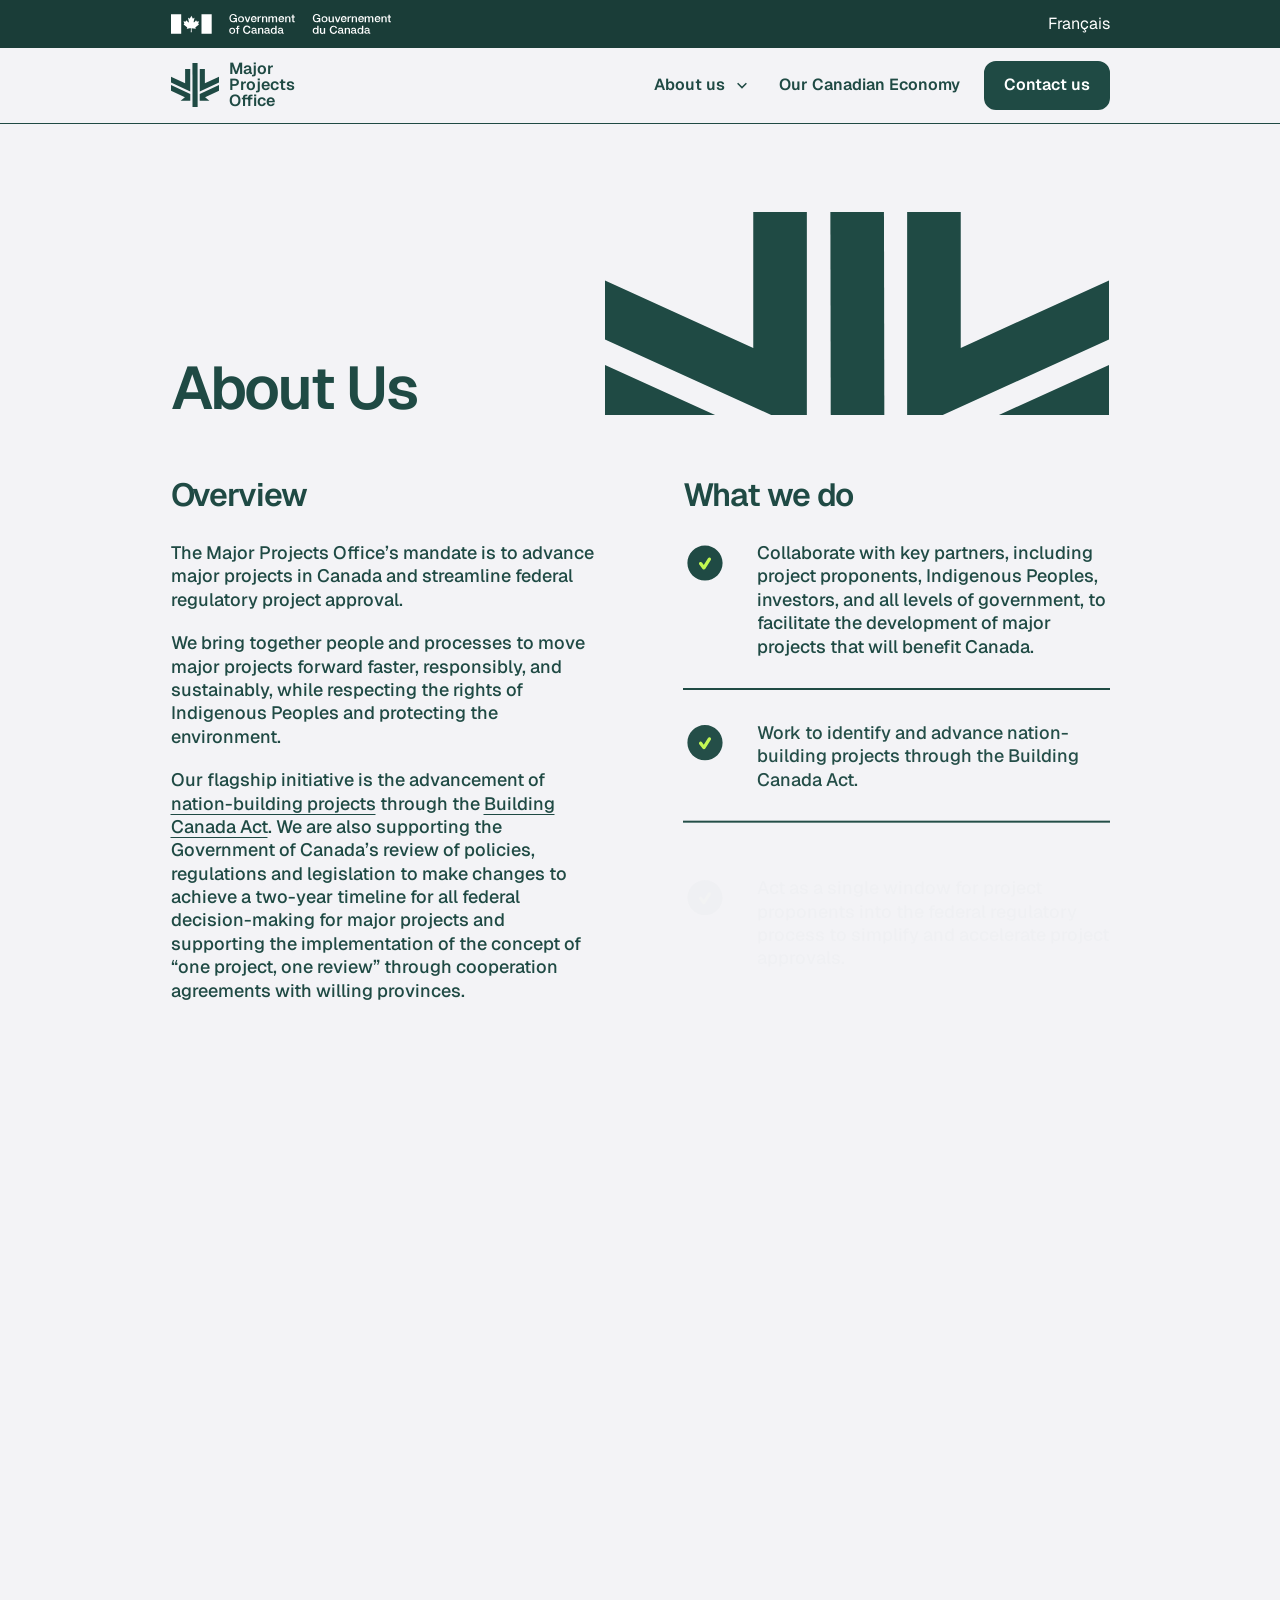
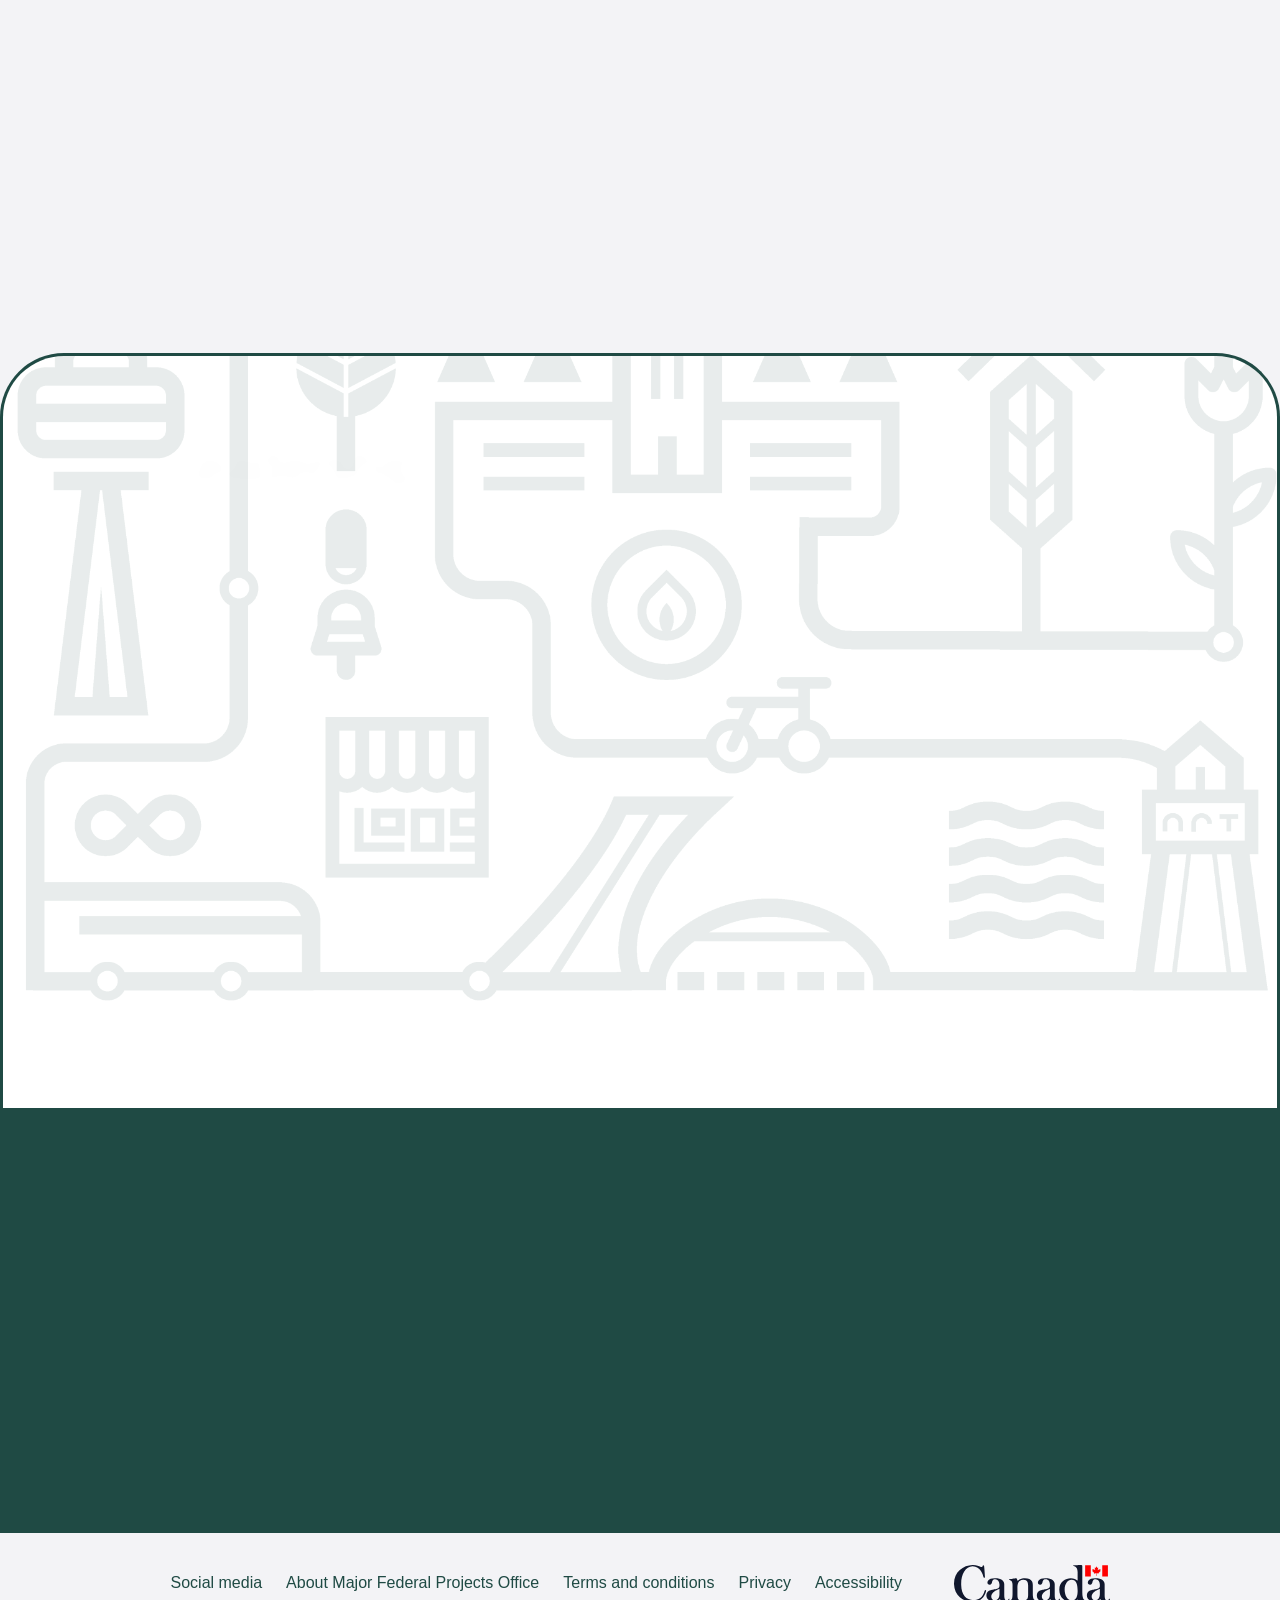
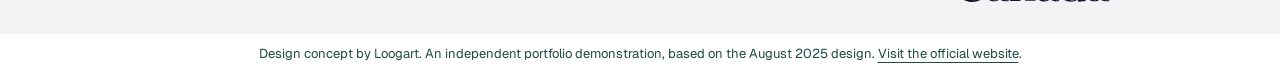
<file: about.html>
<!doctype html>
<html lang="en">
<head>
<meta charset="utf-8"><meta name="viewport" content="width=device-width, initial-scale=1">
<title>About Us — Major Projects Office</title>
<meta name="description" content="An interactive realization of Loogart’s Major Projects Office concept. Building big projects that transform and connect Canada’s economy.">
<meta name="theme-color" content="#1f4a44">
<link rel="icon" href="assets/imgLayer3.svg" type="image/svg+xml">
<link rel="stylesheet" href="vendor/bootstrap.min.css"><link rel="stylesheet" href="styles.css?v=c9b9aaef5f">
</head>
<body>
<a class="skip-link" href="#main">Skip to main content</a>
<svg class="svg-defs" xmlns="http://www.w3.org/2000/svg" aria-hidden="true"><symbol id="arrow" viewBox="0 0 24 24"><path d="M5 19 19 5M5 5h14v14" fill="none" stroke="currentColor" stroke-width="1.8" stroke-linecap="round" stroke-linejoin="round"/></symbol></svg>
<header>
 <div class="government-band"><div class="container d-flex align-items-center justify-content-between"><a href="https://www.canada.ca/en.html" aria-label="Government of Canada"><img src="assets/imgFipEn.svg" alt="Government of Canada / Gouvernement du Canada" width="220" height="20.89"></a><a href="https://www.canada.ca/fr/conseil-prive/bureau-grands-projets.html" lang="fr" hreflang="fr">Français</a></div></div>
 <nav class="navbar navbar-expand-lg" aria-label="Main navigation"><div class="container">
 <a class="navbar-brand brand" href="index.html"><img src="assets/imgLayer3.svg" width="48.94" height="44" alt=""><span>Major<br>Projects<br>Office</span></a>
 <button class="navbar-toggler" type="button" data-bs-toggle="collapse" data-bs-target="#navigation" aria-controls="navigation" aria-expanded="false" aria-label="Toggle navigation"><svg width="28" height="28" viewBox="0 0 28 28" aria-hidden="true"><path d="M4 7h20M4 14h20M4 21h20" fill="none" stroke="currentColor" stroke-width="2"/></svg></button>
 <div class="collapse navbar-collapse" id="navigation"><ul class="navbar-nav ms-auto align-items-lg-center gap-lg-4"><li class="nav-item dropdown"><div class="nav-about"><a class="nav-link" href="about.html" aria-current="page">About us</a><button class="pages-toggle" type="button" data-bs-toggle="dropdown" aria-expanded="false" aria-label="Explore our office pages"><svg viewBox="0 0 16 16" aria-hidden="true"><path d="m3 6 5 5 5-5" fill="none" stroke="currentColor" stroke-width="1.7"/></svg></button><ul class="dropdown-menu"><li><a class="dropdown-item" href="about.html" aria-current="page">About our Office</a></li><li><a class="dropdown-item" href="nation-building.html">Advancing Nation-Building Projects</a></li><li><a class="dropdown-item" href="indigenous.html">Partnering with Indigenous Peoples</a></li><li><a class="dropdown-item" href="proponents.html">Supporting Proponents</a></li><li><a class="dropdown-item" href="projects.html">Our projects</a></li></ul></div></li><li class="nav-item"><a class="nav-link" href="https://www.canada.ca/en/one-canadian-economy.html" target="_blank" rel="noopener">Our Canadian Economy</a></li><li class="nav-item"><a class="btn btn-primary" href="contact.html">Contact us</a></li></ul></div>
 </div></nav>
</header>
<main id="main" class="inner-page about-page"><section class="container about-intro"><div class="about-title-row"><h1>About Us</h1><div class="about-emblem" aria-hidden="true"><img src="assets/about-imgLayer3.svg" width="504.999" height="454.05" alt="" class=""></div></div><div class="about-grid"><div><section><h2>Overview</h2><p>The Major Projects Office’s mandate is to advance major projects in Canada and streamline federal regulatory project approval.</p><p>We bring together people and processes to move major projects forward faster, responsibly, and sustainably, while respecting the rights of Indigenous Peoples and protecting the environment.</p><p>Our flagship initiative is the advancement of <a href="nation-building.html">nation-building projects</a> through the <a href="https://laws-lois.justice.gc.ca/eng/acts/B-9.89/index.html" target="_blank" rel="noopener">Building Canada Act</a>. We are also supporting the Government of Canada’s review of policies, regulations and legislation to make changes to achieve a two-year timeline for all federal decision-making for major projects and supporting the implementation of the concept of “one project, one review” through cooperation agreements with willing provinces.</p></section><section><h2>Our mission</h2><p>To get nation-building projects built faster, accelerating sustainable growth, strengthening national unity, and putting Canada on a stronger path to long-term economic prosperity.</p></section></div><section><h2>What we do</h2><ul class="check-list"><li><img src="assets/about-imgFrame.svg" width="44" height="44" alt="" class=""><p>Collaborate with key partners, including project proponents, Indigenous Peoples, investors, and all levels of government, to facilitate the development of major projects that will benefit Canada.</p></li><li><img src="assets/about-imgFrame.svg" width="44" height="44" alt="" class=""><p>Work to identify and advance nation-building projects through the Building Canada Act.</p></li><li><img src="assets/about-imgFrame.svg" width="44" height="44" alt="" class=""><p>Act as a single window for project proponents into the federal regulatory process to simplify and accelerate project approvals.</p></li></ul><p>Our work will be guided by an <a href="indigenous.html#advisory-council">Indigenous Advisory Council</a> to ensure that reconciliation, partnership, and Indigenous economic participation are embedded in the way major projects are advanced in Canada.</p></section></div></section><div class="wide-art" aria-hidden="true"><img src="assets/about-imgImage12.png"  alt="" class=""></div><section class="leadership"><img class="leadership-pattern" src="assets/about-imgImage6.png" alt=""><div class="container position-relative"><h2>Leadership</h2><div class="leader-grid"><article class="leader"><div class="leader-photo mark"><img src="assets/about-imgImage8.png"  alt="Mark Carney" class=""></div><h3>Mark Carney</h3><p class="leader-role">Chief Executive Officer</p><p>Ex–central bank chief turned nation-builder. Mark’s tackling big projects with the same precision he brought to global finance — ideally with a bike ride or flat white in the mix.</p></article><article class="leader"><div class="leader-photo chris"><img src="assets/about-imgImage10.png"  alt="Chris Soueidan" class=""></div><h3>Chris Soueidan</h3><p class="leader-role">Executive Pixel Pusher</p><p>Design brain converting policy into pixels. Chris helps projects move faster by day — and draws hip-hop legends and pugs by night. Figma tabs always open.</p></article><article class="leader"><div class="leader-photo rodney"><img src="assets/about-imgImage9.png"  alt="Rodney Ghali" class=""></div><h3>Rodney Ghali</h3><p class="leader-role">Director</p><p>Policy innovator and systems thinker. Rodney makes government work smarter, whether leading strategies or out-coaching minor hockey teams.</p></article></div></div></section></main><footer><div class="footer-main"><div class="container"><a class="footer-brand" href="index.html" aria-label="Major Projects Office — back to top"><div class="footer-logo"><img src="assets/imgLayer1.svg" width="252.521" height="227.045" alt=""></div><span>Major<br>Projects<br>Office</span></a><nav class="footer-nav" aria-label="Footer navigation"><a href="about.html" aria-current="page">About us</a><a href="projects.html">Project registry</a><a href="https://www.canada.ca/en/privy-council/major-projects-office.html" target="_blank" rel="noopener">Official website</a><a href="contact.html">Contact us</a></nav></div></div><div class="footer-bottom container"><nav aria-label="Government links"><a href="https://www.canada.ca/en/social.html">Social media</a><a href="https://www.canada.ca/en/privy-council/major-projects-office/about-us.html">About Major Federal Projects Office</a><a href="https://www.canada.ca/en/transparency/terms.html">Terms and conditions</a><a href="https://www.canada.ca/en/transparency/privacy.html">Privacy</a><a href="https://www.canada.ca/en/privy-council/corporate/accessibility.html">Accessibility</a></nav><img src="assets/imgWordmarkColor.svg" width="155.02" height="36.9448" alt="Canada"></div><div class="concept-note">Design concept by Loogart. An independent portfolio demonstration, based on the August 2025 design. <a href="https://www.canada.ca/en/privy-council/major-projects-office.html">Visit the official website</a>.</div></footer>

<div class="modal fade" id="projectModal" tabindex="-1" aria-labelledby="projectModalTitle" aria-hidden="true"><div class="modal-dialog modal-dialog-centered modal-lg"><div class="modal-content"><div class="modal-header"><h2 class="modal-title fs-3" id="projectModalTitle">Project details</h2><button type="button" class="btn-close" data-bs-dismiss="modal" aria-label="Close"></button></div><div class="modal-body"><p class="small project-notice">Illustrative project from the original design. Figures and classifications are design content.</p><dl id="modalFacts" class="modal-facts"></dl><p>Explore the official registry for current projects supported by the Major Projects Office.</p></div><div class="modal-footer"><button class="btn btn-outline-primary" data-bs-dismiss="modal">Close</button><a class="btn btn-primary" href="https://www.canada.ca/en/privy-council/major-projects-office/projects/national.html" target="_blank" rel="noopener">Official project registry <svg class="icon" aria-hidden="true"><use href="#arrow"/></svg></a></div></div></div></div>
<div class="modal fade" id="reviewModal" tabindex="-1" aria-labelledby="reviewModalTitle" aria-hidden="true"><div class="modal-dialog modal-dialog-centered modal-lg"><div class="modal-content"><div class="modal-header"><h2 class="modal-title fs-3" id="reviewModalTitle">One project. A coordinated review.</h2><button type="button" class="btn-close" data-bs-dismiss="modal" aria-label="Close"></button></div><div class="modal-body"><p>Explore each stage of the process.</p><div class="accordion" id="reviewStages"><div class="accordion-item"><h3 class="accordion-header"><button class="accordion-button" data-bs-toggle="collapse" data-bs-target="#stage1" aria-expanded="true" aria-controls="stage1">01 — Submit your project</button></h3><div id="stage1" class="accordion-collapse collapse show" data-bs-parent="#reviewStages"><div class="accordion-body">Share your project’s scope, location and objectives with the Major Projects Office through its official project intake form.</div></div></div><div class="accordion-item"><h3 class="accordion-header"><button class="accordion-button collapsed" data-bs-toggle="collapse" data-bs-target="#stage2" aria-expanded="false" aria-controls="stage2">02 — We review and guide</button></h3><div id="stage2" class="accordion-collapse collapse" data-bs-parent="#reviewStages"><div class="accordion-body">The Office coordinates with federal departments, Indigenous partners and stakeholders to support project review and decision-making.</div></div></div><div class="accordion-item"><h3 class="accordion-header"><button class="accordion-button collapsed" data-bs-toggle="collapse" data-bs-target="#stage3" aria-expanded="false" aria-controls="stage3">03 — Move forward with clarity</button></h3><div id="stage3" class="accordion-collapse collapse" data-bs-parent="#reviewStages"><div class="accordion-body">Consult official project guidance for the requirements, approvals and next steps that apply to your project.</div></div></div></div></div><div class="modal-footer"><a class="btn btn-primary" href="https://www.canada.ca/en/privy-council/major-projects-office/proponent-intake-form.html" target="_blank" rel="noopener">Official project intake form <svg class="icon" aria-hidden="true"><use href="#arrow"/></svg></a></div></div></div></div>
<script src="vendor/bootstrap.bundle.min.js"></script><script src="script.js"></script></body></html>
</file>
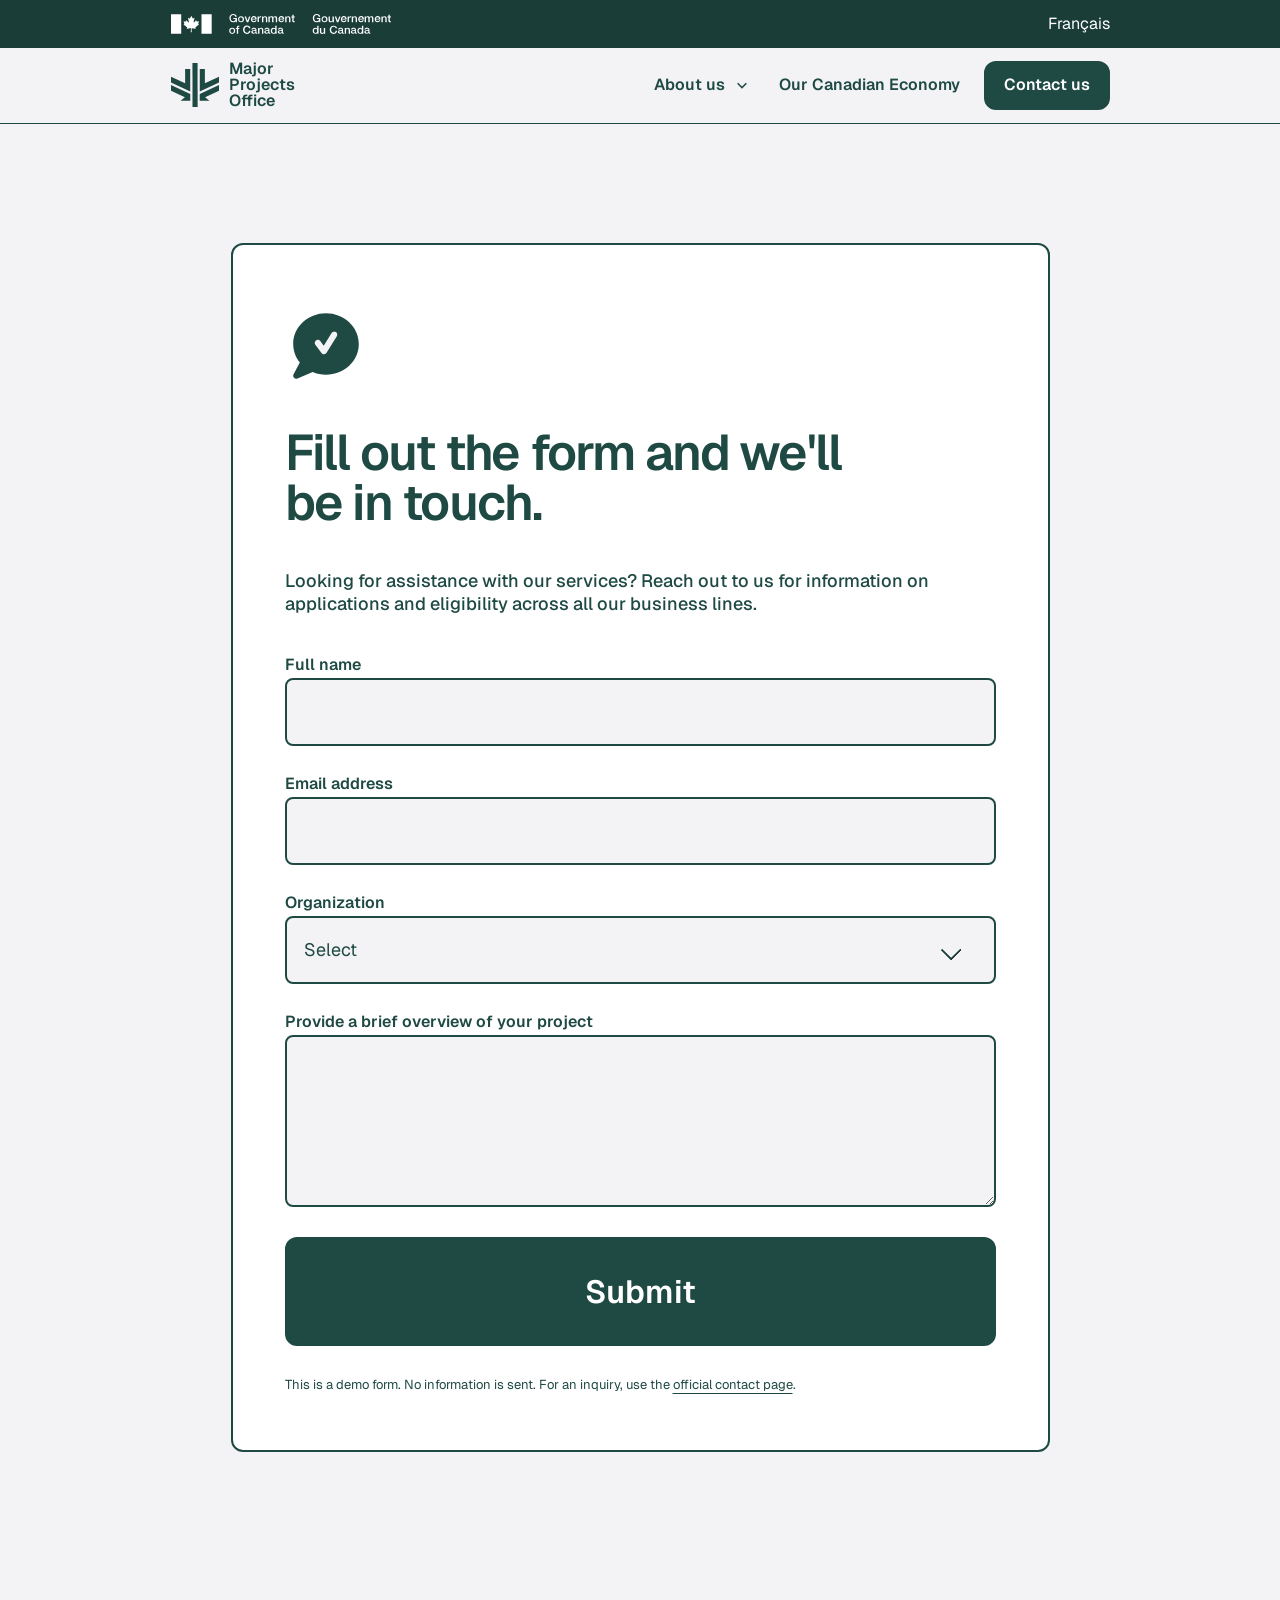
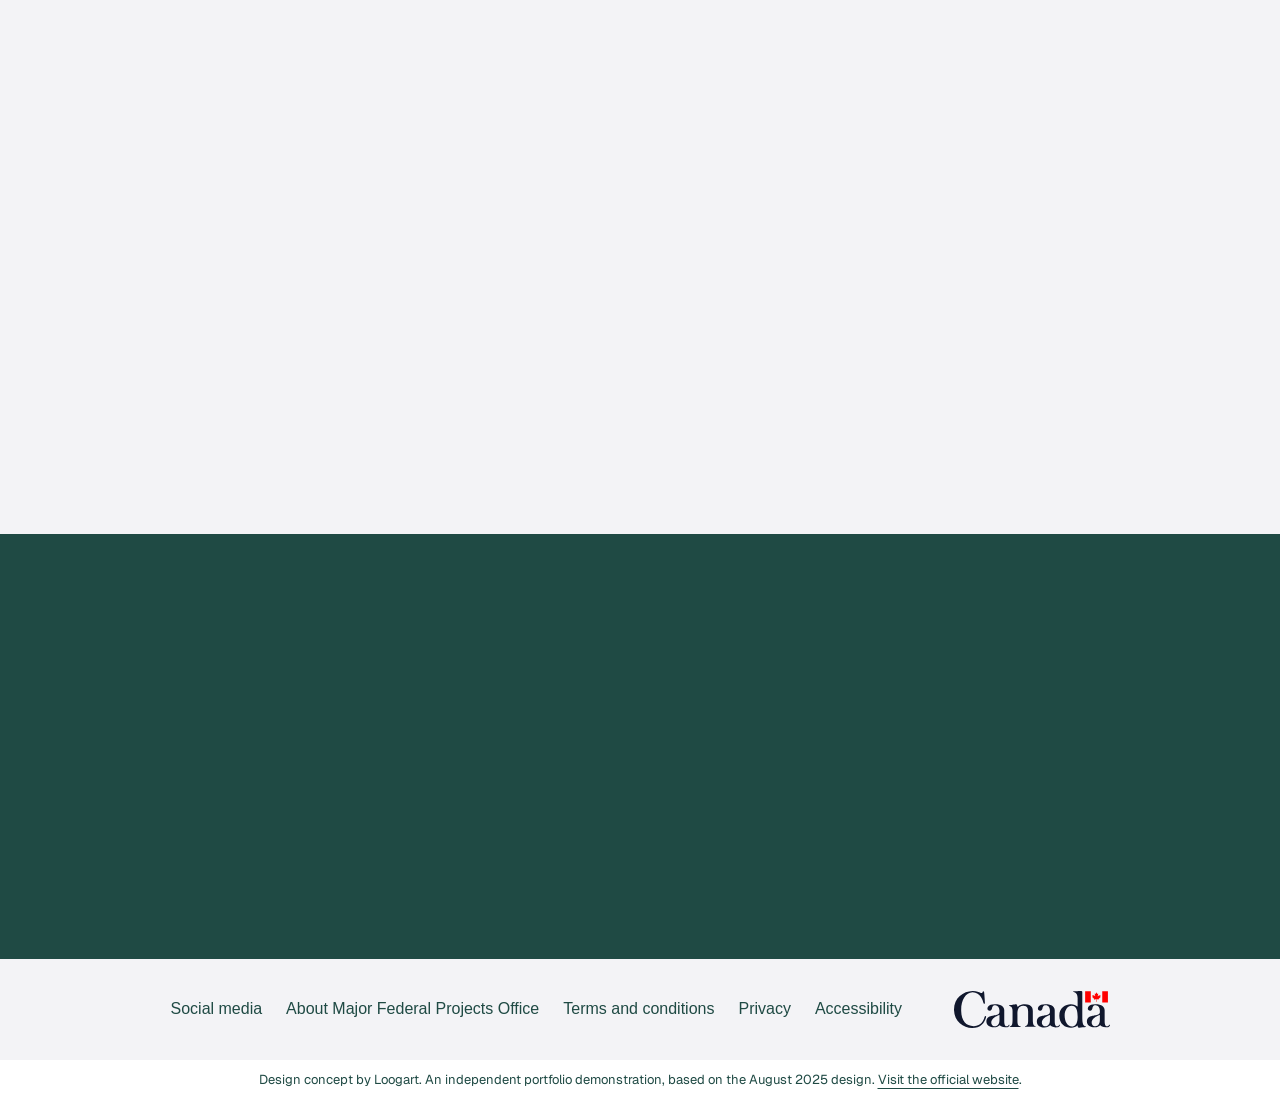
<file: contact.html>
<!doctype html>
<html lang="en">
<head>
<meta charset="utf-8"><meta name="viewport" content="width=device-width, initial-scale=1">
<title>Contact us — Major Projects Office</title>
<meta name="description" content="An interactive realization of Loogart’s Major Projects Office concept. Building big projects that transform and connect Canada’s economy.">
<meta name="theme-color" content="#1f4a44">
<link rel="icon" href="assets/imgLayer3.svg" type="image/svg+xml">
<link rel="stylesheet" href="vendor/bootstrap.min.css"><link rel="stylesheet" href="styles.css?v=c9b9aaef5f">
</head>
<body>
<a class="skip-link" href="#main">Skip to main content</a>
<svg class="svg-defs" xmlns="http://www.w3.org/2000/svg" aria-hidden="true"><symbol id="arrow" viewBox="0 0 24 24"><path d="M5 19 19 5M5 5h14v14" fill="none" stroke="currentColor" stroke-width="1.8" stroke-linecap="round" stroke-linejoin="round"/></symbol></svg>
<header>
 <div class="government-band"><div class="container d-flex align-items-center justify-content-between"><a href="https://www.canada.ca/en.html" aria-label="Government of Canada"><img src="assets/imgFipEn.svg" alt="Government of Canada / Gouvernement du Canada" width="220" height="20.89"></a><a href="https://www.canada.ca/fr/conseil-prive/bureau-grands-projets.html" lang="fr" hreflang="fr">Français</a></div></div>
 <nav class="navbar navbar-expand-lg" aria-label="Main navigation"><div class="container">
 <a class="navbar-brand brand" href="index.html"><img src="assets/imgLayer3.svg" width="48.94" height="44" alt=""><span>Major<br>Projects<br>Office</span></a>
 <button class="navbar-toggler" type="button" data-bs-toggle="collapse" data-bs-target="#navigation" aria-controls="navigation" aria-expanded="false" aria-label="Toggle navigation"><svg width="28" height="28" viewBox="0 0 28 28" aria-hidden="true"><path d="M4 7h20M4 14h20M4 21h20" fill="none" stroke="currentColor" stroke-width="2"/></svg></button>
 <div class="collapse navbar-collapse" id="navigation"><ul class="navbar-nav ms-auto align-items-lg-center gap-lg-4"><li class="nav-item dropdown"><div class="nav-about"><a class="nav-link" href="about.html">About us</a><button class="pages-toggle" type="button" data-bs-toggle="dropdown" aria-expanded="false" aria-label="Explore our office pages"><svg viewBox="0 0 16 16" aria-hidden="true"><path d="m3 6 5 5 5-5" fill="none" stroke="currentColor" stroke-width="1.7"/></svg></button><ul class="dropdown-menu"><li><a class="dropdown-item" href="about.html">About our Office</a></li><li><a class="dropdown-item" href="nation-building.html">Advancing Nation-Building Projects</a></li><li><a class="dropdown-item" href="indigenous.html">Partnering with Indigenous Peoples</a></li><li><a class="dropdown-item" href="proponents.html">Supporting Proponents</a></li><li><a class="dropdown-item" href="projects.html">Our projects</a></li></ul></div></li><li class="nav-item"><a class="nav-link" href="https://www.canada.ca/en/one-canadian-economy.html" target="_blank" rel="noopener">Our Canadian Economy</a></li><li class="nav-item"><a class="btn btn-primary" href="contact.html">Contact us</a></li></ul></div>
 </div></nav>
</header>
<main id="main" class="inner-page contact-page"><section class="container contact-page-section"><div class="contact-form-card"><img src="assets/contact-imgIconHowItWorks.svg" width="82" height="82" alt="" class=""><h1>Fill out the form and we'll be in touch.</h1><p>Looking for assistance with our services? Reach out to us for information on applications and eligibility across all our business lines.</p><form id="contactForm" action="thank-you.html" method="get"><div><label for="fullName" class="form-label">Full name</label><input id="fullName" class="form-control" name="fullName" autocomplete="name" required maxlength="100"></div><div><label for="email" class="form-label">Email address</label><input id="email" class="form-control" name="email" type="email" autocomplete="email" required maxlength="254"></div><div><label for="organization" class="form-label">Organization</label><div class="select-wrap"><select id="organization" class="form-select" name="organization" required><option value="" selected disabled>Select</option><option>Project proponent</option><option>Indigenous government or organization</option><option>Federal government</option><option>Provincial or territorial government</option><option>Municipal government</option><option>Other</option></select><span aria-hidden="true"><img src="assets/contact-imgRectangle15.svg" width="14.6161" height="14.6161" alt="" class=""></span></div></div><div><label for="overview" class="form-label">Provide a brief overview of your project</label><textarea id="overview" class="form-control" name="overview" rows="5" required maxlength="5000"></textarea></div><button class="btn btn-primary contact-button" type="submit">Submit</button><p class="form-note">This is a demo form. No information is sent. For an inquiry, use the <a href="https://www.canada.ca/en/privy-council/major-projects-office/contact-us.html" target="_blank" rel="noopener">official contact page</a>.</p><noscript><p>JavaScript is required to preview this demo form.</p><style>#contactForm button{display:none}</style></noscript></form></div></section><div class="wide-art" aria-hidden="true"><img src="assets/contact-imgImage12.png"  alt="" class=""></div></main><footer><div class="footer-main"><div class="container"><a class="footer-brand" href="index.html" aria-label="Major Projects Office — back to top"><div class="footer-logo"><img src="assets/imgLayer1.svg" width="252.521" height="227.045" alt=""></div><span>Major<br>Projects<br>Office</span></a><nav class="footer-nav" aria-label="Footer navigation"><a href="about.html">About us</a><a href="projects.html">Project registry</a><a href="https://www.canada.ca/en/privy-council/major-projects-office.html" target="_blank" rel="noopener">Official website</a><a href="contact.html">Contact us</a></nav></div></div><div class="footer-bottom container"><nav aria-label="Government links"><a href="https://www.canada.ca/en/social.html">Social media</a><a href="https://www.canada.ca/en/privy-council/major-projects-office/about-us.html">About Major Federal Projects Office</a><a href="https://www.canada.ca/en/transparency/terms.html">Terms and conditions</a><a href="https://www.canada.ca/en/transparency/privacy.html">Privacy</a><a href="https://www.canada.ca/en/privy-council/corporate/accessibility.html">Accessibility</a></nav><img src="assets/imgWordmarkColor.svg" width="155.02" height="36.9448" alt="Canada"></div><div class="concept-note">Design concept by Loogart. An independent portfolio demonstration, based on the August 2025 design. <a href="https://www.canada.ca/en/privy-council/major-projects-office.html">Visit the official website</a>.</div></footer>

<div class="modal fade" id="projectModal" tabindex="-1" aria-labelledby="projectModalTitle" aria-hidden="true"><div class="modal-dialog modal-dialog-centered modal-lg"><div class="modal-content"><div class="modal-header"><h2 class="modal-title fs-3" id="projectModalTitle">Project details</h2><button type="button" class="btn-close" data-bs-dismiss="modal" aria-label="Close"></button></div><div class="modal-body"><p class="small project-notice">Illustrative project from the original design. Figures and classifications are design content.</p><dl id="modalFacts" class="modal-facts"></dl><p>Explore the official registry for current projects supported by the Major Projects Office.</p></div><div class="modal-footer"><button class="btn btn-outline-primary" data-bs-dismiss="modal">Close</button><a class="btn btn-primary" href="https://www.canada.ca/en/privy-council/major-projects-office/projects/national.html" target="_blank" rel="noopener">Official project registry <svg class="icon" aria-hidden="true"><use href="#arrow"/></svg></a></div></div></div></div>
<div class="modal fade" id="reviewModal" tabindex="-1" aria-labelledby="reviewModalTitle" aria-hidden="true"><div class="modal-dialog modal-dialog-centered modal-lg"><div class="modal-content"><div class="modal-header"><h2 class="modal-title fs-3" id="reviewModalTitle">One project. A coordinated review.</h2><button type="button" class="btn-close" data-bs-dismiss="modal" aria-label="Close"></button></div><div class="modal-body"><p>Explore each stage of the process.</p><div class="accordion" id="reviewStages"><div class="accordion-item"><h3 class="accordion-header"><button class="accordion-button" data-bs-toggle="collapse" data-bs-target="#stage1" aria-expanded="true" aria-controls="stage1">01 — Submit your project</button></h3><div id="stage1" class="accordion-collapse collapse show" data-bs-parent="#reviewStages"><div class="accordion-body">Share your project’s scope, location and objectives with the Major Projects Office through its official project intake form.</div></div></div><div class="accordion-item"><h3 class="accordion-header"><button class="accordion-button collapsed" data-bs-toggle="collapse" data-bs-target="#stage2" aria-expanded="false" aria-controls="stage2">02 — We review and guide</button></h3><div id="stage2" class="accordion-collapse collapse" data-bs-parent="#reviewStages"><div class="accordion-body">The Office coordinates with federal departments, Indigenous partners and stakeholders to support project review and decision-making.</div></div></div><div class="accordion-item"><h3 class="accordion-header"><button class="accordion-button collapsed" data-bs-toggle="collapse" data-bs-target="#stage3" aria-expanded="false" aria-controls="stage3">03 — Move forward with clarity</button></h3><div id="stage3" class="accordion-collapse collapse" data-bs-parent="#reviewStages"><div class="accordion-body">Consult official project guidance for the requirements, approvals and next steps that apply to your project.</div></div></div></div></div><div class="modal-footer"><a class="btn btn-primary" href="https://www.canada.ca/en/privy-council/major-projects-office/proponent-intake-form.html" target="_blank" rel="noopener">Official project intake form <svg class="icon" aria-hidden="true"><use href="#arrow"/></svg></a></div></div></div></div>
<script src="vendor/bootstrap.bundle.min.js"></script><script src="script.js"></script></body></html>
</file>
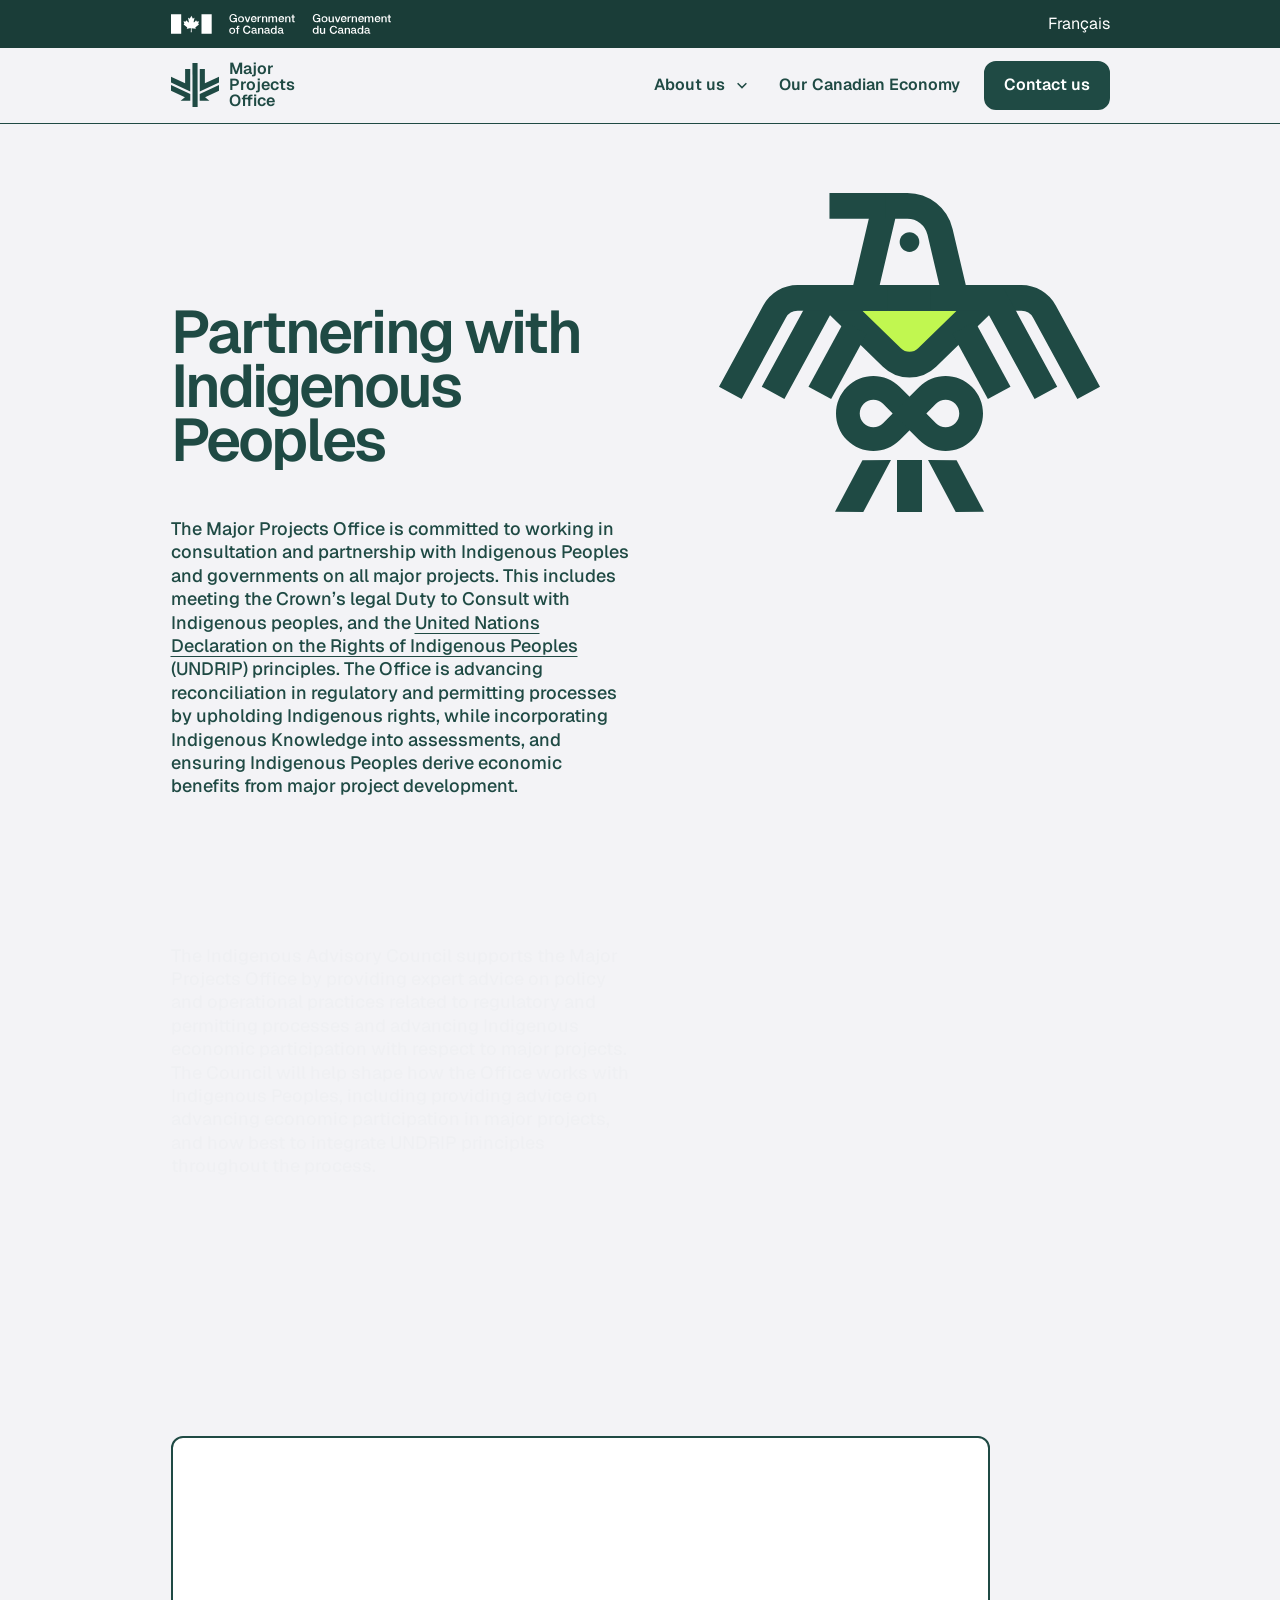
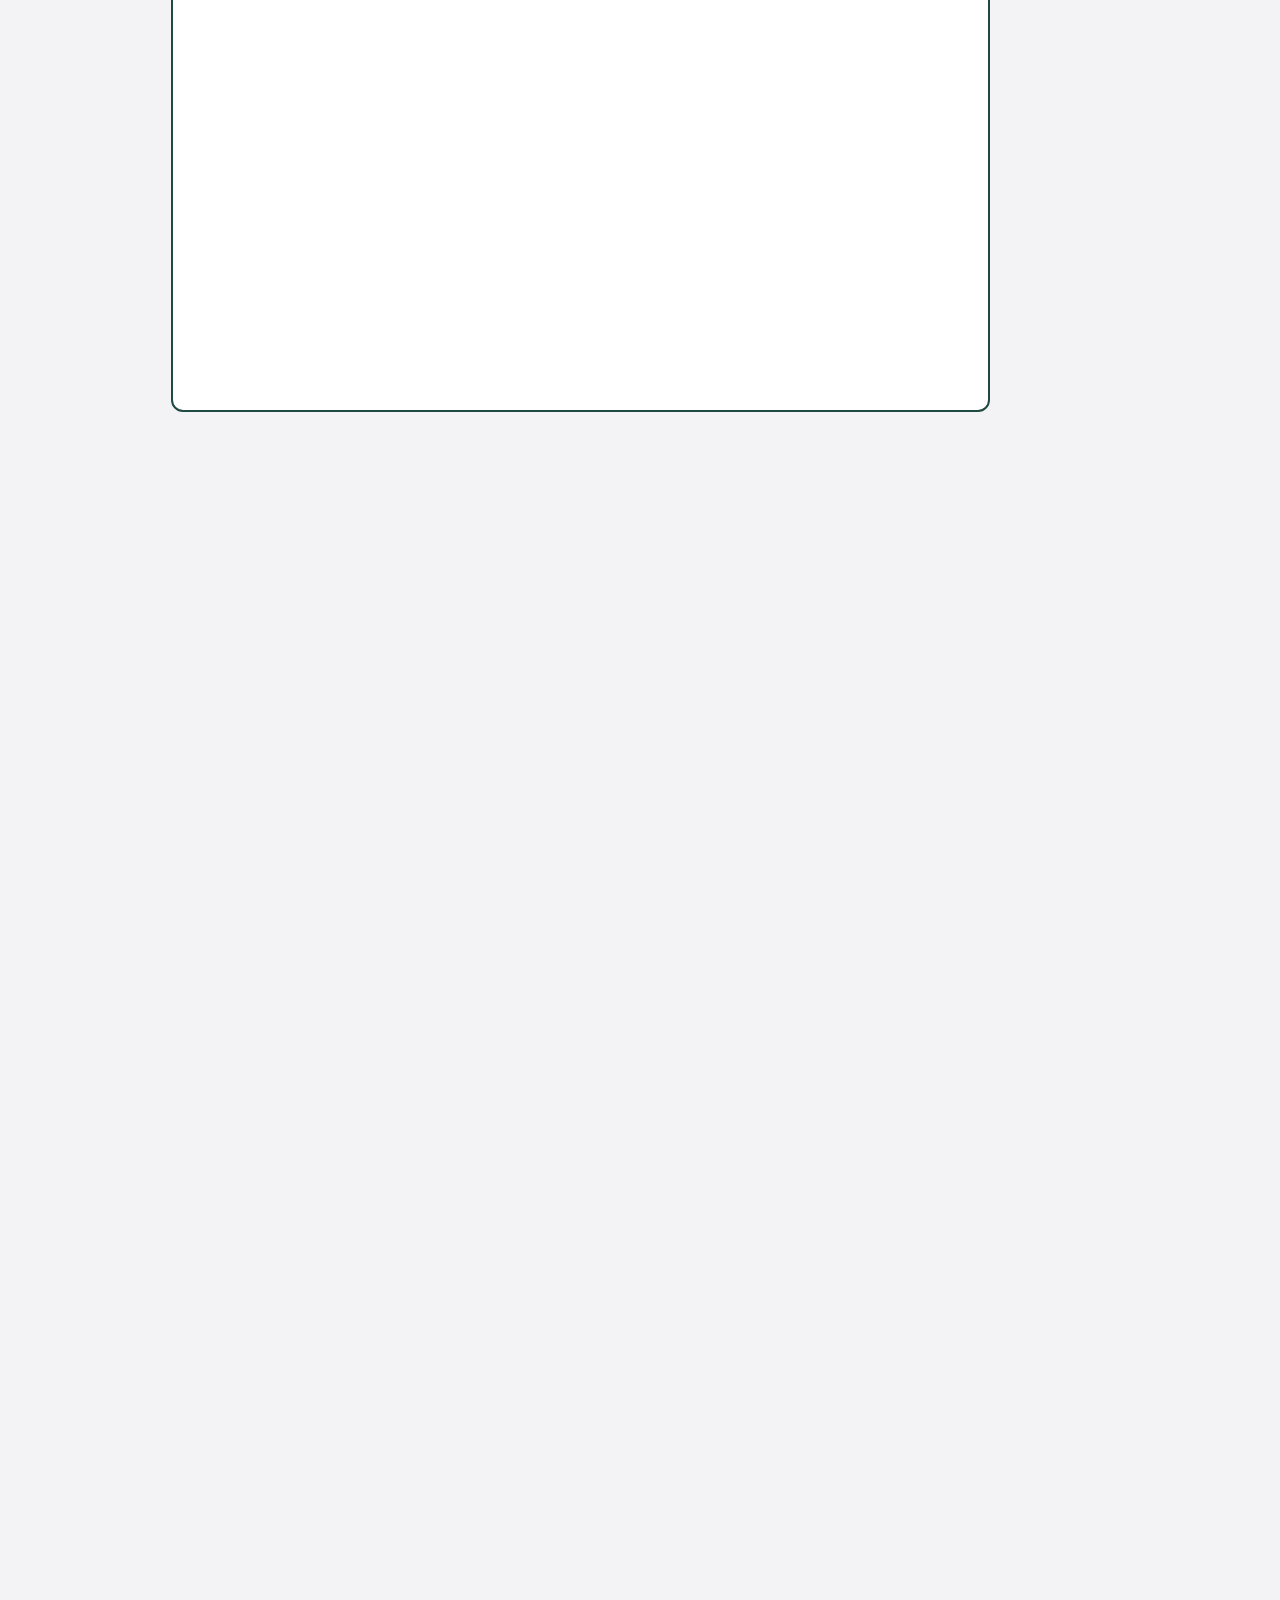
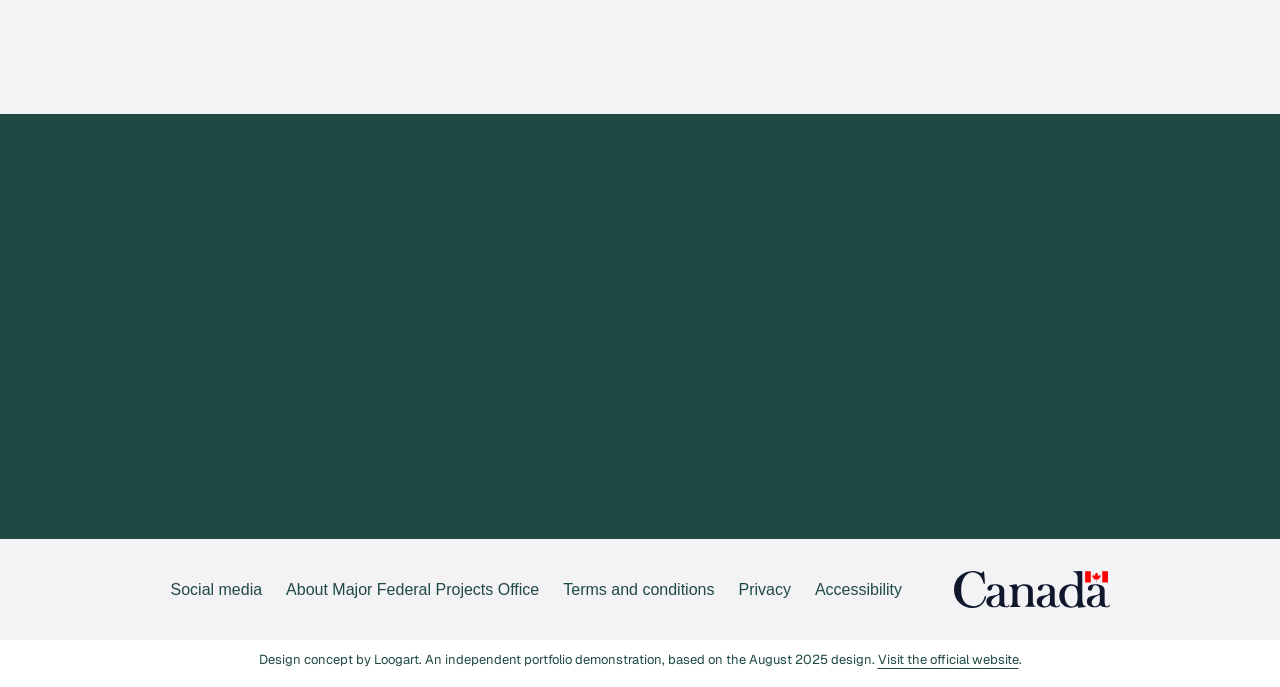
<file: indigenous.html>
<!doctype html>
<html lang="en">
<head>
<meta charset="utf-8"><meta name="viewport" content="width=device-width, initial-scale=1">
<title>Partnering with Indigenous Peoples — Major Projects Office</title>
<meta name="description" content="An interactive realization of Loogart’s Major Projects Office concept. Building big projects that transform and connect Canada’s economy.">
<meta name="theme-color" content="#1f4a44">
<link rel="icon" href="assets/imgLayer3.svg" type="image/svg+xml">
<link rel="stylesheet" href="vendor/bootstrap.min.css"><link rel="stylesheet" href="styles.css?v=c9b9aaef5f">
</head>
<body>
<a class="skip-link" href="#main">Skip to main content</a>
<svg class="svg-defs" xmlns="http://www.w3.org/2000/svg" aria-hidden="true"><symbol id="arrow" viewBox="0 0 24 24"><path d="M5 19 19 5M5 5h14v14" fill="none" stroke="currentColor" stroke-width="1.8" stroke-linecap="round" stroke-linejoin="round"/></symbol></svg>
<header>
 <div class="government-band"><div class="container d-flex align-items-center justify-content-between"><a href="https://www.canada.ca/en.html" aria-label="Government of Canada"><img src="assets/imgFipEn.svg" alt="Government of Canada / Gouvernement du Canada" width="220" height="20.89"></a><a href="https://www.canada.ca/fr/conseil-prive/bureau-grands-projets.html" lang="fr" hreflang="fr">Français</a></div></div>
 <nav class="navbar navbar-expand-lg" aria-label="Main navigation"><div class="container">
 <a class="navbar-brand brand" href="index.html"><img src="assets/imgLayer3.svg" width="48.94" height="44" alt=""><span>Major<br>Projects<br>Office</span></a>
 <button class="navbar-toggler" type="button" data-bs-toggle="collapse" data-bs-target="#navigation" aria-controls="navigation" aria-expanded="false" aria-label="Toggle navigation"><svg width="28" height="28" viewBox="0 0 28 28" aria-hidden="true"><path d="M4 7h20M4 14h20M4 21h20" fill="none" stroke="currentColor" stroke-width="2"/></svg></button>
 <div class="collapse navbar-collapse" id="navigation"><ul class="navbar-nav ms-auto align-items-lg-center gap-lg-4"><li class="nav-item dropdown"><div class="nav-about"><a class="nav-link" href="about.html">About us</a><button class="pages-toggle" type="button" data-bs-toggle="dropdown" aria-expanded="false" aria-label="Explore our office pages"><svg viewBox="0 0 16 16" aria-hidden="true"><path d="m3 6 5 5 5-5" fill="none" stroke="currentColor" stroke-width="1.7"/></svg></button><ul class="dropdown-menu"><li><a class="dropdown-item" href="about.html">About our Office</a></li><li><a class="dropdown-item" href="nation-building.html">Advancing Nation-Building Projects</a></li><li><a class="dropdown-item" href="indigenous.html" aria-current="page">Partnering with Indigenous Peoples</a></li><li><a class="dropdown-item" href="proponents.html">Supporting Proponents</a></li><li><a class="dropdown-item" href="projects.html">Our projects</a></li></ul></div></li><li class="nav-item"><a class="nav-link" href="https://www.canada.ca/en/one-canadian-economy.html" target="_blank" rel="noopener">Our Canadian Economy</a></li><li class="nav-item"><a class="btn btn-primary" href="contact.html">Contact us</a></li></ul></div>
 </div></nav>
</header>
<main id="main" class="inner-page indigenous-page"><section class="container detail-intro"><div class="detail-art-slot"><div class="large-art indigenous-art" aria-hidden="true"><img src="assets/indigenous-imgVector.svg" width="56.5893" height="52.8215" alt="" class="large-leg-left"><img src="assets/indigenous-imgVector1.svg" width="56.5893" height="52.8215" alt="" class="large-leg-right"><img src="assets/indigenous-imgVector2.svg" width="25.7708" height="52.8215" alt="" class="large-stem"><img src="assets/indigenous-imgGroup.svg" width="146.124" height="74.5054" alt="" class="large-base"><div class="large-canopy"><img src="assets/indigenous-imgGroup2.svg" width="380.948" height="206.105" alt="" class=""></div></div></div><div class="detail-copy"><h1>Partnering with Indigenous Peoples</h1><p>The Major Projects Office is committed to working in consultation and partnership with Indigenous Peoples and governments on all major projects. This includes meeting the Crown’s legal Duty to Consult with Indigenous peoples, and the <a href="https://laws-lois.justice.gc.ca/eng/acts/U-2.2/" target="_blank" rel="noopener">United Nations Declaration on the Rights of Indigenous Peoples</a> (UNDRIP) principles. The Office is advancing reconciliation in regulatory and permitting processes by upholding Indigenous rights, while incorporating Indigenous Knowledge into assessments, and ensuring Indigenous Peoples derive economic benefits from major project development.</p><section id="advisory-council"><h2>Indigenous Advisory Council</h2><p>The Indigenous Advisory Council supports the Major Projects Office by providing expert advice on policy and operational practices related to regulatory and permitting processes and advancing Indigenous economic participation with respect to major projects. The Council will help shape how the Office works with Indigenous Peoples, including providing advice on advancing economic participation in major projects, and how best to integrate UNDRIP principles throughout the process.</p></section><section><h2>Funding opportunities</h2><p>The Government of Canada is committed to removing barriers to the participation of Indigenous Peoples in major projects.</p></section></div><div class="funding-card"><section><img src="assets/indigenous-imgFrame.svg" width="44" height="44" alt="" class=""><h3>Capacity Funding</h3><p>The Major Federal Projects Office is committing $40 million over two years to increase the capacity of Indigenous Peoples to engage on major projects early and consistently.</p><p>For more information, please <a href="contact.html">contact us</a>.</p></section><section><img src="assets/indigenous-imgFrame.svg" width="44" height="44" alt="" class=""><h3>Indigenous Loan Guarantee Program</h3><p>The Indigenous Loan Guarantee Program facilitates access to affordable capital to Indigenous groups. Initially launched with $5 billion in loan guarantee authority focused on the energy and natural resources sectors, the Government of Canada doubled the Indigenous Loan Guarantee Program to $10 billion and extended its scope to major projects across all sectors of the economy, apart from gaming, in March 2025.</p><p>For more information on the Indigenous Loan Guarantee Program, including the application process and eligibility requirements, please visit <a href="https://www.cilgc-cgpac.ca/" target="_blank" rel="noopener">www.cilgc-cgpac.ca</a>.</p></section></div></section><section class="container inner-cta"><div class="contact-panel"><img class="contact-pattern" src="assets/indigenous-imgImage5.png" alt=""><div class="contact-content position-relative"><div class="contact-logo"><img src="assets/indigenous-imgLayer3.svg" width="221" height="198.703" alt="" class=""></div><h2>Work with Us</h2><p>Are you a member of a First Nation, Métis, or Inuit government, or designated representative of a community with interests or concerns related to major projects? The Major Projects Office is here to listen and work with you on your priorities with respect to major projects. We will:</p><ul><li>Ensure your perspectives are considered early and throughout project decision-making</li><li>Coordinate across federal departments so you don’t have to repeat your input</li><li>Help navigate federal programs that support the participation of Indigenous Peoples in major projects and support economic development</li><li>Honour your governance system and any relevant protocols, including treaties, self-government agreements, and consultation protocols</li></ul><p>If you have any priorities or concerns related to major projects, or questions for our team, please <a href="contact.html">contact us</a>. We are committed to responding in a timely manner.</p><a class="btn btn-primary contact-button" href="contact.html">Contact us</a></div></div></section></main><footer><div class="footer-main"><div class="container"><a class="footer-brand" href="index.html" aria-label="Major Projects Office — back to top"><div class="footer-logo"><img src="assets/imgLayer1.svg" width="252.521" height="227.045" alt=""></div><span>Major<br>Projects<br>Office</span></a><nav class="footer-nav" aria-label="Footer navigation"><a href="about.html">About us</a><a href="projects.html">Project registry</a><a href="https://www.canada.ca/en/privy-council/major-projects-office.html" target="_blank" rel="noopener">Official website</a><a href="contact.html">Contact us</a></nav></div></div><div class="footer-bottom container"><nav aria-label="Government links"><a href="https://www.canada.ca/en/social.html">Social media</a><a href="https://www.canada.ca/en/privy-council/major-projects-office/about-us.html">About Major Federal Projects Office</a><a href="https://www.canada.ca/en/transparency/terms.html">Terms and conditions</a><a href="https://www.canada.ca/en/transparency/privacy.html">Privacy</a><a href="https://www.canada.ca/en/privy-council/corporate/accessibility.html">Accessibility</a></nav><img src="assets/imgWordmarkColor.svg" width="155.02" height="36.9448" alt="Canada"></div><div class="concept-note">Design concept by Loogart. An independent portfolio demonstration, based on the August 2025 design. <a href="https://www.canada.ca/en/privy-council/major-projects-office.html">Visit the official website</a>.</div></footer>

<div class="modal fade" id="projectModal" tabindex="-1" aria-labelledby="projectModalTitle" aria-hidden="true"><div class="modal-dialog modal-dialog-centered modal-lg"><div class="modal-content"><div class="modal-header"><h2 class="modal-title fs-3" id="projectModalTitle">Project details</h2><button type="button" class="btn-close" data-bs-dismiss="modal" aria-label="Close"></button></div><div class="modal-body"><p class="small project-notice">Illustrative project from the original design. Figures and classifications are design content.</p><dl id="modalFacts" class="modal-facts"></dl><p>Explore the official registry for current projects supported by the Major Projects Office.</p></div><div class="modal-footer"><button class="btn btn-outline-primary" data-bs-dismiss="modal">Close</button><a class="btn btn-primary" href="https://www.canada.ca/en/privy-council/major-projects-office/projects/national.html" target="_blank" rel="noopener">Official project registry <svg class="icon" aria-hidden="true"><use href="#arrow"/></svg></a></div></div></div></div>
<div class="modal fade" id="reviewModal" tabindex="-1" aria-labelledby="reviewModalTitle" aria-hidden="true"><div class="modal-dialog modal-dialog-centered modal-lg"><div class="modal-content"><div class="modal-header"><h2 class="modal-title fs-3" id="reviewModalTitle">One project. A coordinated review.</h2><button type="button" class="btn-close" data-bs-dismiss="modal" aria-label="Close"></button></div><div class="modal-body"><p>Explore each stage of the process.</p><div class="accordion" id="reviewStages"><div class="accordion-item"><h3 class="accordion-header"><button class="accordion-button" data-bs-toggle="collapse" data-bs-target="#stage1" aria-expanded="true" aria-controls="stage1">01 — Submit your project</button></h3><div id="stage1" class="accordion-collapse collapse show" data-bs-parent="#reviewStages"><div class="accordion-body">Share your project’s scope, location and objectives with the Major Projects Office through its official project intake form.</div></div></div><div class="accordion-item"><h3 class="accordion-header"><button class="accordion-button collapsed" data-bs-toggle="collapse" data-bs-target="#stage2" aria-expanded="false" aria-controls="stage2">02 — We review and guide</button></h3><div id="stage2" class="accordion-collapse collapse" data-bs-parent="#reviewStages"><div class="accordion-body">The Office coordinates with federal departments, Indigenous partners and stakeholders to support project review and decision-making.</div></div></div><div class="accordion-item"><h3 class="accordion-header"><button class="accordion-button collapsed" data-bs-toggle="collapse" data-bs-target="#stage3" aria-expanded="false" aria-controls="stage3">03 — Move forward with clarity</button></h3><div id="stage3" class="accordion-collapse collapse" data-bs-parent="#reviewStages"><div class="accordion-body">Consult official project guidance for the requirements, approvals and next steps that apply to your project.</div></div></div></div></div><div class="modal-footer"><a class="btn btn-primary" href="https://www.canada.ca/en/privy-council/major-projects-office/proponent-intake-form.html" target="_blank" rel="noopener">Official project intake form <svg class="icon" aria-hidden="true"><use href="#arrow"/></svg></a></div></div></div></div>
<script src="vendor/bootstrap.bundle.min.js"></script><script src="script.js"></script></body></html>
</file>
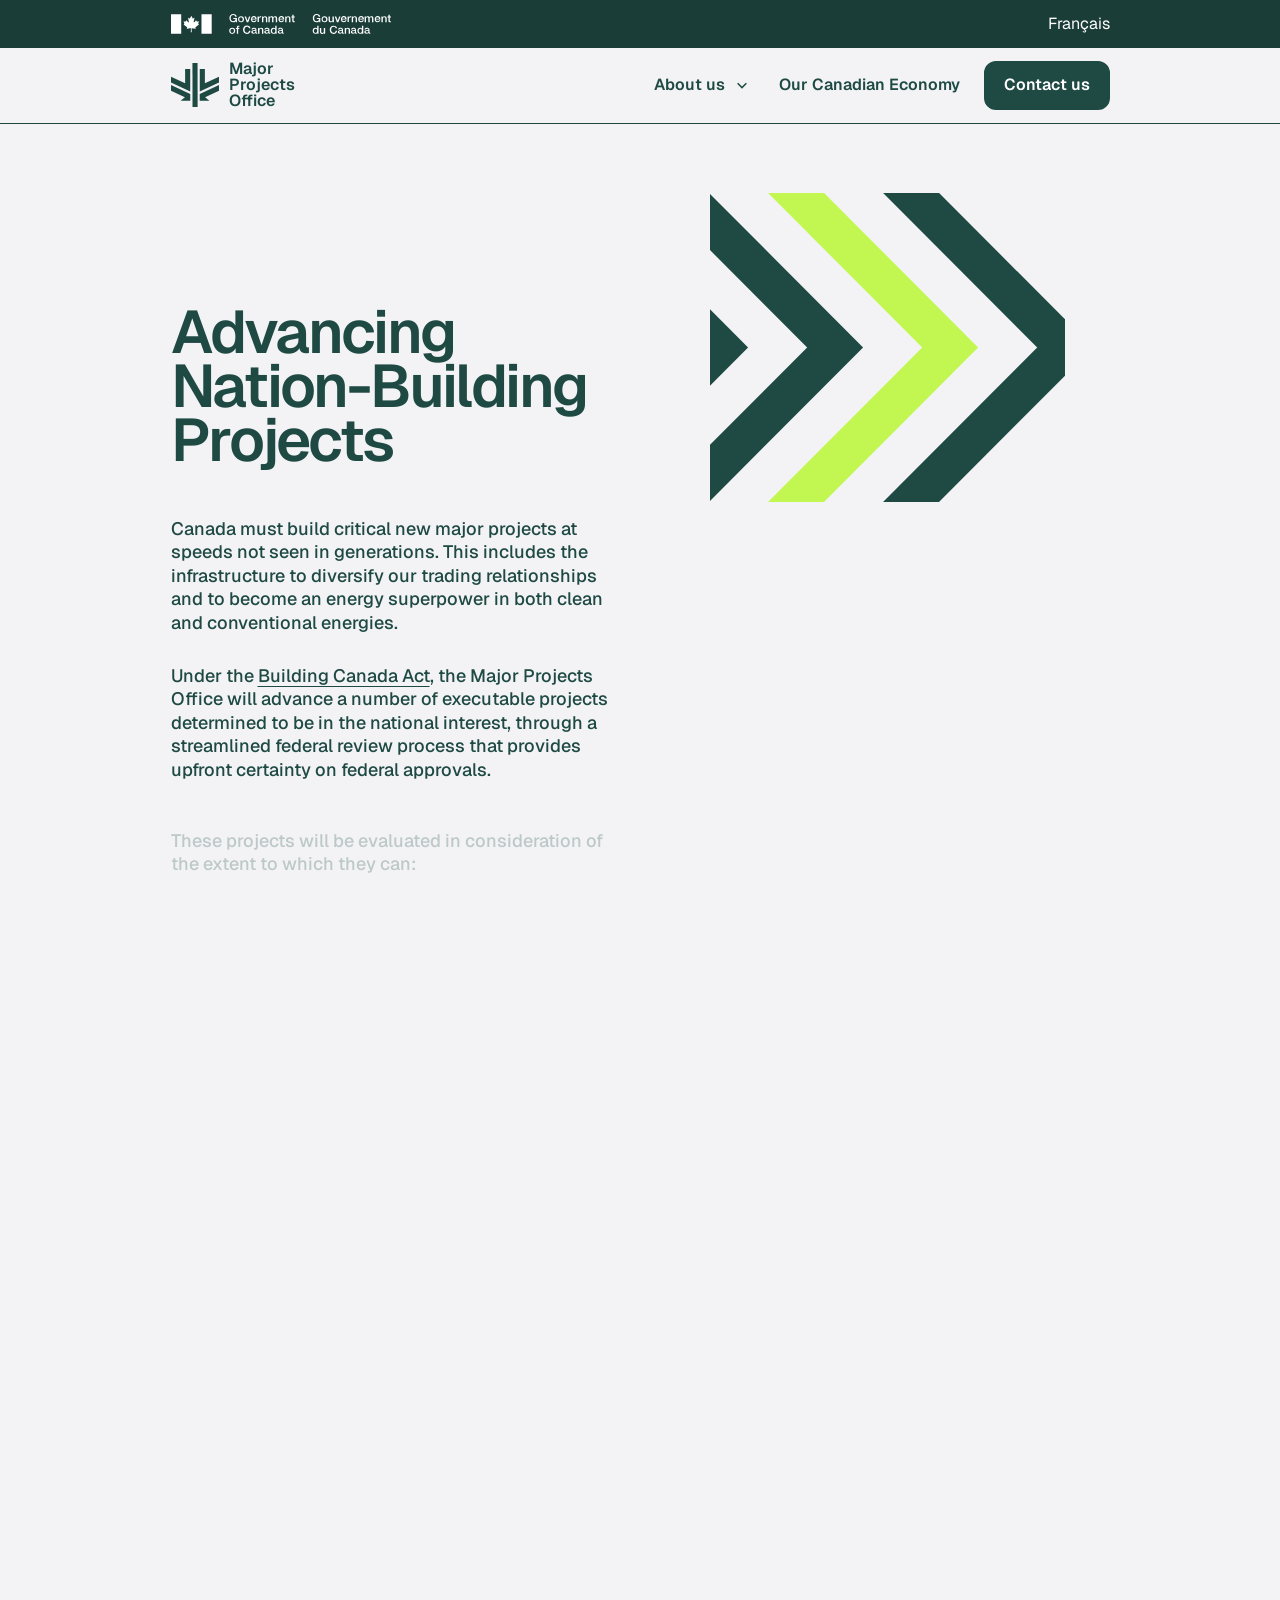
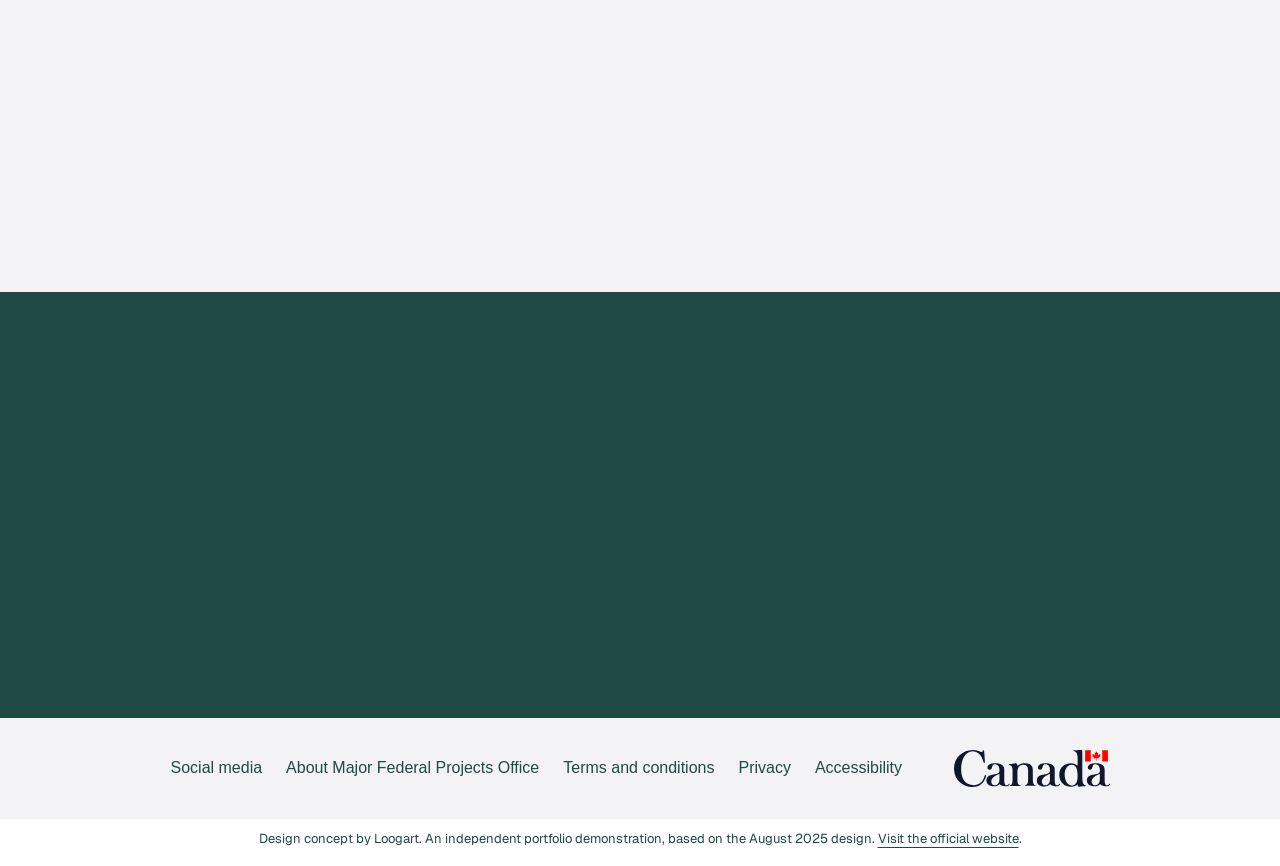
<file: nation-building.html>
<!doctype html>
<html lang="en">
<head>
<meta charset="utf-8"><meta name="viewport" content="width=device-width, initial-scale=1">
<title>Advancing Nation-Building Projects — Major Projects Office</title>
<meta name="description" content="An interactive realization of Loogart’s Major Projects Office concept. Building big projects that transform and connect Canada’s economy.">
<meta name="theme-color" content="#1f4a44">
<link rel="icon" href="assets/imgLayer3.svg" type="image/svg+xml">
<link rel="stylesheet" href="vendor/bootstrap.min.css"><link rel="stylesheet" href="styles.css?v=c9b9aaef5f">
</head>
<body>
<a class="skip-link" href="#main">Skip to main content</a>
<svg class="svg-defs" xmlns="http://www.w3.org/2000/svg" aria-hidden="true"><symbol id="arrow" viewBox="0 0 24 24"><path d="M5 19 19 5M5 5h14v14" fill="none" stroke="currentColor" stroke-width="1.8" stroke-linecap="round" stroke-linejoin="round"/></symbol></svg>
<header>
 <div class="government-band"><div class="container d-flex align-items-center justify-content-between"><a href="https://www.canada.ca/en.html" aria-label="Government of Canada"><img src="assets/imgFipEn.svg" alt="Government of Canada / Gouvernement du Canada" width="220" height="20.89"></a><a href="https://www.canada.ca/fr/conseil-prive/bureau-grands-projets.html" lang="fr" hreflang="fr">Français</a></div></div>
 <nav class="navbar navbar-expand-lg" aria-label="Main navigation"><div class="container">
 <a class="navbar-brand brand" href="index.html"><img src="assets/imgLayer3.svg" width="48.94" height="44" alt=""><span>Major<br>Projects<br>Office</span></a>
 <button class="navbar-toggler" type="button" data-bs-toggle="collapse" data-bs-target="#navigation" aria-controls="navigation" aria-expanded="false" aria-label="Toggle navigation"><svg width="28" height="28" viewBox="0 0 28 28" aria-hidden="true"><path d="M4 7h20M4 14h20M4 21h20" fill="none" stroke="currentColor" stroke-width="2"/></svg></button>
 <div class="collapse navbar-collapse" id="navigation"><ul class="navbar-nav ms-auto align-items-lg-center gap-lg-4"><li class="nav-item dropdown"><div class="nav-about"><a class="nav-link" href="about.html">About us</a><button class="pages-toggle" type="button" data-bs-toggle="dropdown" aria-expanded="false" aria-label="Explore our office pages"><svg viewBox="0 0 16 16" aria-hidden="true"><path d="m3 6 5 5 5-5" fill="none" stroke="currentColor" stroke-width="1.7"/></svg></button><ul class="dropdown-menu"><li><a class="dropdown-item" href="about.html">About our Office</a></li><li><a class="dropdown-item" href="nation-building.html" aria-current="page">Advancing Nation-Building Projects</a></li><li><a class="dropdown-item" href="indigenous.html">Partnering with Indigenous Peoples</a></li><li><a class="dropdown-item" href="proponents.html">Supporting Proponents</a></li><li><a class="dropdown-item" href="projects.html">Our projects</a></li></ul></div></li><li class="nav-item"><a class="nav-link" href="https://www.canada.ca/en/one-canadian-economy.html" target="_blank" rel="noopener">Our Canadian Economy</a></li><li class="nav-item"><a class="btn btn-primary" href="contact.html">Contact us</a></li></ul></div>
 </div></nav>
</header>
<main id="main" class="inner-page nation-building-page"><section class="container detail-intro"><div class="detail-art-slot"><div class="large-art nation-art" aria-hidden="true"><div class="nation-mask"><img src="assets/nation-building-imgGroup2.svg" width="573.605" height="400.381" alt="" class=""></div></div></div><div class="detail-copy"><h1>Advancing Nation-Building Projects</h1><p>Canada must build critical new major projects at speeds not seen in generations. This includes the infrastructure to diversify our trading relationships and to become an energy superpower in both clean and conventional energies.</p><p>Under the <a href="https://laws-lois.justice.gc.ca/eng/acts/B-9.89/index.html" target="_blank" rel="noopener">Building Canada Act</a>, the Major Projects Office will advance a number of executable projects determined to be in the national interest, through a streamlined federal review process that provides upfront certainty on federal approvals.</p><p>These projects will be evaluated in consideration of the extent to which they can:</p><ul><li>Strengthen Canada’s autonomy, resilience and security;</li><li>Provide economic or other benefits to Canada;</li><li>Have a high likelihood of successful execution;</li><li>Advance the interests of Indigenous Peoples; and</li><li>Contribute to clean growth and to Canada’s objectives with respect to climate change.</li></ul><p>These projects will strengthen Canada’s ability to trade by fostering economic and trade corridors, connecting different parts of the country to get goods to markets, enhance the development of Canada’s natural resources as well as its energy production and infrastructure, and create good paying, unionized jobs.</p></div><div class="related-cards row g-4"><div class="col-md-6"><article class="priority-card h-100"><div class="priority-icon supporting"><img src="assets/nation-building-imgGroup.svg" width="64.2933" height="53.5932" alt="" class=""></div><h2>Streamlining approval process</h2><p>See how we are streamlining the review and approval process and simplifying federal decision-making.</p><a href="index.html#process" class="stretched-link">View the process</a></article></div><div class="col-md-6"><article class="priority-card h-100"><div class="priority-icon"><img src="assets/project-mark.png" width="91" height="91" alt=""></div><h2>See our projects</h2><p>Peruse the Major Federal Projects Registry to find information on development projects subject to the Building Canada Act.</p><a href="projects.html" class="stretched-link">View projects</a></article></div></div></section></main><footer><div class="footer-main"><div class="container"><a class="footer-brand" href="index.html" aria-label="Major Projects Office — back to top"><div class="footer-logo"><img src="assets/imgLayer1.svg" width="252.521" height="227.045" alt=""></div><span>Major<br>Projects<br>Office</span></a><nav class="footer-nav" aria-label="Footer navigation"><a href="about.html">About us</a><a href="projects.html">Project registry</a><a href="https://www.canada.ca/en/privy-council/major-projects-office.html" target="_blank" rel="noopener">Official website</a><a href="contact.html">Contact us</a></nav></div></div><div class="footer-bottom container"><nav aria-label="Government links"><a href="https://www.canada.ca/en/social.html">Social media</a><a href="https://www.canada.ca/en/privy-council/major-projects-office/about-us.html">About Major Federal Projects Office</a><a href="https://www.canada.ca/en/transparency/terms.html">Terms and conditions</a><a href="https://www.canada.ca/en/transparency/privacy.html">Privacy</a><a href="https://www.canada.ca/en/privy-council/corporate/accessibility.html">Accessibility</a></nav><img src="assets/imgWordmarkColor.svg" width="155.02" height="36.9448" alt="Canada"></div><div class="concept-note">Design concept by Loogart. An independent portfolio demonstration, based on the August 2025 design. <a href="https://www.canada.ca/en/privy-council/major-projects-office.html">Visit the official website</a>.</div></footer>

<div class="modal fade" id="projectModal" tabindex="-1" aria-labelledby="projectModalTitle" aria-hidden="true"><div class="modal-dialog modal-dialog-centered modal-lg"><div class="modal-content"><div class="modal-header"><h2 class="modal-title fs-3" id="projectModalTitle">Project details</h2><button type="button" class="btn-close" data-bs-dismiss="modal" aria-label="Close"></button></div><div class="modal-body"><p class="small project-notice">Illustrative project from the original design. Figures and classifications are design content.</p><dl id="modalFacts" class="modal-facts"></dl><p>Explore the official registry for current projects supported by the Major Projects Office.</p></div><div class="modal-footer"><button class="btn btn-outline-primary" data-bs-dismiss="modal">Close</button><a class="btn btn-primary" href="https://www.canada.ca/en/privy-council/major-projects-office/projects/national.html" target="_blank" rel="noopener">Official project registry <svg class="icon" aria-hidden="true"><use href="#arrow"/></svg></a></div></div></div></div>
<div class="modal fade" id="reviewModal" tabindex="-1" aria-labelledby="reviewModalTitle" aria-hidden="true"><div class="modal-dialog modal-dialog-centered modal-lg"><div class="modal-content"><div class="modal-header"><h2 class="modal-title fs-3" id="reviewModalTitle">One project. A coordinated review.</h2><button type="button" class="btn-close" data-bs-dismiss="modal" aria-label="Close"></button></div><div class="modal-body"><p>Explore each stage of the process.</p><div class="accordion" id="reviewStages"><div class="accordion-item"><h3 class="accordion-header"><button class="accordion-button" data-bs-toggle="collapse" data-bs-target="#stage1" aria-expanded="true" aria-controls="stage1">01 — Submit your project</button></h3><div id="stage1" class="accordion-collapse collapse show" data-bs-parent="#reviewStages"><div class="accordion-body">Share your project’s scope, location and objectives with the Major Projects Office through its official project intake form.</div></div></div><div class="accordion-item"><h3 class="accordion-header"><button class="accordion-button collapsed" data-bs-toggle="collapse" data-bs-target="#stage2" aria-expanded="false" aria-controls="stage2">02 — We review and guide</button></h3><div id="stage2" class="accordion-collapse collapse" data-bs-parent="#reviewStages"><div class="accordion-body">The Office coordinates with federal departments, Indigenous partners and stakeholders to support project review and decision-making.</div></div></div><div class="accordion-item"><h3 class="accordion-header"><button class="accordion-button collapsed" data-bs-toggle="collapse" data-bs-target="#stage3" aria-expanded="false" aria-controls="stage3">03 — Move forward with clarity</button></h3><div id="stage3" class="accordion-collapse collapse" data-bs-parent="#reviewStages"><div class="accordion-body">Consult official project guidance for the requirements, approvals and next steps that apply to your project.</div></div></div></div></div><div class="modal-footer"><a class="btn btn-primary" href="https://www.canada.ca/en/privy-council/major-projects-office/proponent-intake-form.html" target="_blank" rel="noopener">Official project intake form <svg class="icon" aria-hidden="true"><use href="#arrow"/></svg></a></div></div></div></div>
<script src="vendor/bootstrap.bundle.min.js"></script><script src="script.js"></script></body></html>
</file>
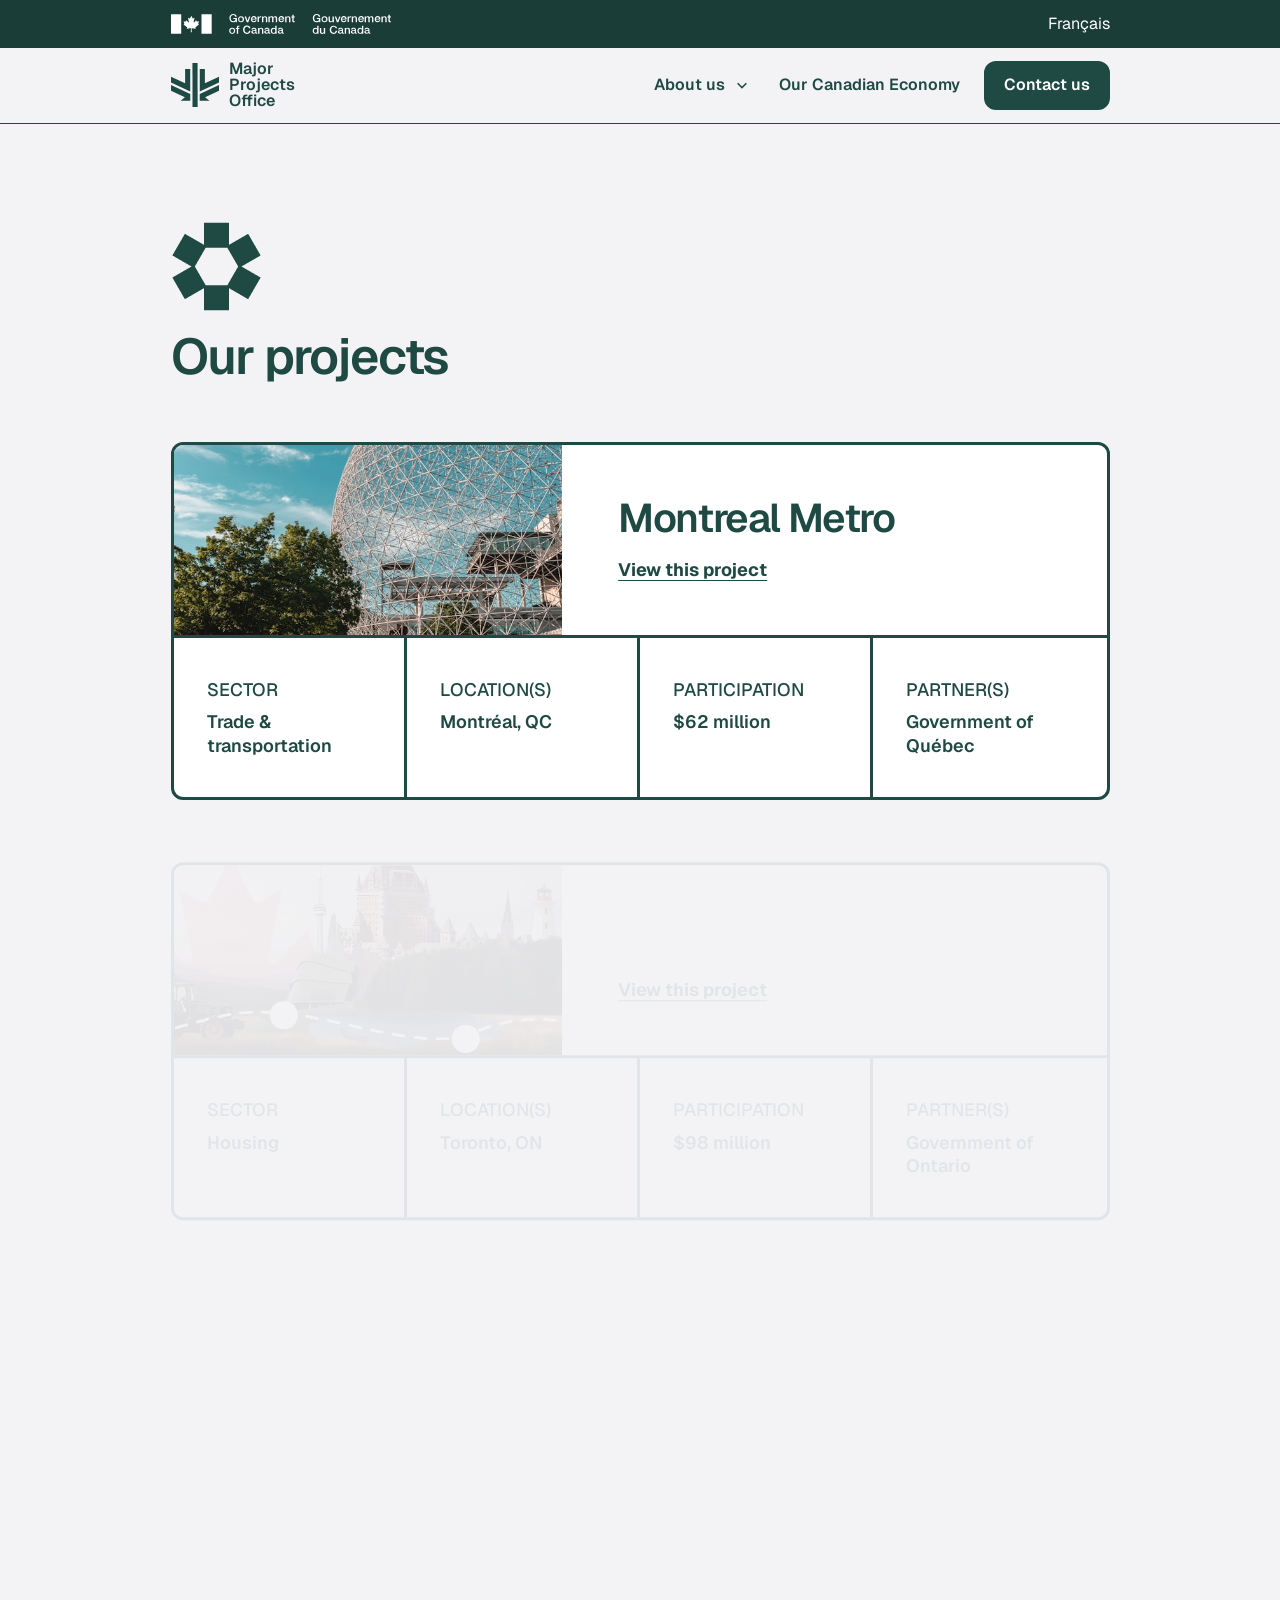
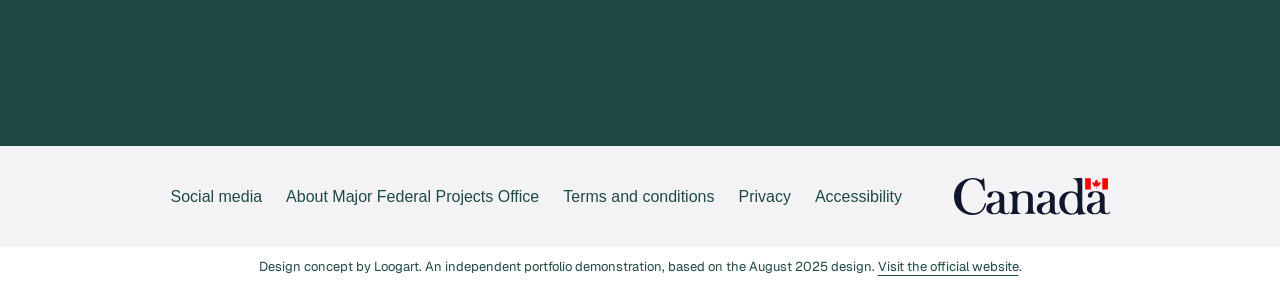
<file: projects.html>
<!doctype html>
<html lang="en">
<head>
<meta charset="utf-8"><meta name="viewport" content="width=device-width, initial-scale=1">
<title>Our projects — Major Projects Office</title>
<meta name="description" content="An interactive realization of Loogart’s Major Projects Office concept. Building big projects that transform and connect Canada’s economy.">
<meta name="theme-color" content="#1f4a44">
<link rel="icon" href="assets/imgLayer3.svg" type="image/svg+xml">
<link rel="stylesheet" href="vendor/bootstrap.min.css"><link rel="stylesheet" href="styles.css?v=c9b9aaef5f">
</head>
<body>
<a class="skip-link" href="#main">Skip to main content</a>
<svg class="svg-defs" xmlns="http://www.w3.org/2000/svg" aria-hidden="true"><symbol id="arrow" viewBox="0 0 24 24"><path d="M5 19 19 5M5 5h14v14" fill="none" stroke="currentColor" stroke-width="1.8" stroke-linecap="round" stroke-linejoin="round"/></symbol></svg>
<header>
 <div class="government-band"><div class="container d-flex align-items-center justify-content-between"><a href="https://www.canada.ca/en.html" aria-label="Government of Canada"><img src="assets/imgFipEn.svg" alt="Government of Canada / Gouvernement du Canada" width="220" height="20.89"></a><a href="https://www.canada.ca/fr/conseil-prive/bureau-grands-projets.html" lang="fr" hreflang="fr">Français</a></div></div>
 <nav class="navbar navbar-expand-lg" aria-label="Main navigation"><div class="container">
 <a class="navbar-brand brand" href="index.html"><img src="assets/imgLayer3.svg" width="48.94" height="44" alt=""><span>Major<br>Projects<br>Office</span></a>
 <button class="navbar-toggler" type="button" data-bs-toggle="collapse" data-bs-target="#navigation" aria-controls="navigation" aria-expanded="false" aria-label="Toggle navigation"><svg width="28" height="28" viewBox="0 0 28 28" aria-hidden="true"><path d="M4 7h20M4 14h20M4 21h20" fill="none" stroke="currentColor" stroke-width="2"/></svg></button>
 <div class="collapse navbar-collapse" id="navigation"><ul class="navbar-nav ms-auto align-items-lg-center gap-lg-4"><li class="nav-item dropdown"><div class="nav-about"><a class="nav-link" href="about.html">About us</a><button class="pages-toggle" type="button" data-bs-toggle="dropdown" aria-expanded="false" aria-label="Explore our office pages"><svg viewBox="0 0 16 16" aria-hidden="true"><path d="m3 6 5 5 5-5" fill="none" stroke="currentColor" stroke-width="1.7"/></svg></button><ul class="dropdown-menu"><li><a class="dropdown-item" href="about.html">About our Office</a></li><li><a class="dropdown-item" href="nation-building.html">Advancing Nation-Building Projects</a></li><li><a class="dropdown-item" href="indigenous.html">Partnering with Indigenous Peoples</a></li><li><a class="dropdown-item" href="proponents.html">Supporting Proponents</a></li><li><a class="dropdown-item" href="projects.html" aria-current="page">Our projects</a></li></ul></div></li><li class="nav-item"><a class="nav-link" href="https://www.canada.ca/en/one-canadian-economy.html" target="_blank" rel="noopener">Our Canadian Economy</a></li><li class="nav-item"><a class="btn btn-primary" href="contact.html">Contact us</a></li></ul></div>
 </div></nav>
</header>
<main id="main" class="inner-page projects-page"><section class="container catalog"><div class="project-mark"><img src="assets/project-mark.png" width="91" height="91" alt=""></div><h1>Our projects</h1><div class="catalog-cards"><article class="project-card" id="montreal"><div class="row g-0 align-items-center"><div class="col-md-5"><div class="project-image"><img src="assets/projects-imgRectangle1.png"  alt="Montréal metro station." class="project-catalog-image"></div></div><div class="col-md-7 project-title"><h2>Montreal Metro</h2><button class="text-link" data-bs-toggle="modal" data-bs-target="#projectModal" data-project="montreal">View this project</button></div></div><dl class="project-facts row g-0"><div class="col-6 col-md-3"><dt>Sector</dt><dd>Trade &amp; transportation</dd></div><div class="col-6 col-md-3"><dt>Location(s)</dt><dd>Montréal, QC</dd></div><div class="col-6 col-md-3"><dt>Participation</dt><dd>$62 million</dd></div><div class="col-6 col-md-3"><dt>Partner(s)</dt><dd>Government of Québec</dd></div></dl></article><article class="project-card" id="toronto"><div class="row g-0 align-items-center"><div class="col-md-5"><div class="project-image"><img src="assets/projects-imgOneCanadianEconBanner1200X3501.png"  alt="Canadian flag and transportation corridor." class="project-catalog-image"></div></div><div class="col-md-7 project-title"><h2>Toronto Train</h2><button class="text-link" data-bs-toggle="modal" data-bs-target="#projectModal" data-project="toronto">View this project</button></div></div><dl class="project-facts row g-0"><div class="col-6 col-md-3"><dt>Sector</dt><dd>Housing</dd></div><div class="col-6 col-md-3"><dt>Location(s)</dt><dd>Toronto, ON</dd></div><div class="col-6 col-md-3"><dt>Participation</dt><dd>$98 million</dd></div><div class="col-6 col-md-3"><dt>Partner(s)</dt><dd>Government of Ontario</dd></div></dl></article><article class="project-card" id="winnipeg"><div class="row g-0 align-items-center"><div class="col-md-5"><div class="project-image"><img src="assets/projects-imgOneCanadianEconBanner1200X3502.png"  alt="Angular modern building." class="project-catalog-image"></div></div><div class="col-md-7 project-title"><h2>Winnipeg Wins</h2><button class="text-link" data-bs-toggle="modal" data-bs-target="#projectModal" data-project="winnipeg">View this project</button></div></div><dl class="project-facts row g-0"><div class="col-6 col-md-3"><dt>Sector</dt><dd>Housing</dd></div><div class="col-6 col-md-3"><dt>Location(s)</dt><dd>TBD</dd></div><div class="col-6 col-md-3"><dt>Participation</dt><dd>$969 million</dd></div><div class="col-6 col-md-3"><dt>Partner(s)</dt><dd>Government of Manitoba</dd></div></dl></article><article class="project-card" id="village"><div class="row g-0 align-items-center"><div class="col-md-5"><div class="project-image"><img src="assets/projects-imgOneCanadianEconBanner1200X3503.png"  alt="Bright geometric building facades." class="project-catalog-image"></div></div><div class="col-md-7 project-title"><h2>Le Village Views</h2><button class="text-link" data-bs-toggle="modal" data-bs-target="#projectModal" data-project="village">View this project</button></div></div><dl class="project-facts row g-0"><div class="col-6 col-md-3"><dt>Sector</dt><dd>Healthcare</dd></div><div class="col-6 col-md-3"><dt>Location(s)</dt><dd>Ottawa, ON</dd></div><div class="col-6 col-md-3"><dt>Participation</dt><dd>$99 million</dd></div><div class="col-6 col-md-3"><dt>Partner(s)</dt><dd>Government of Ontario</dd></div></dl></article><article class="project-card" id="plants"><div class="row g-0 align-items-center"><div class="col-md-5"><div class="project-image"><img src="assets/projects-imgOneCanadianEconBanner1200X3504.png"  alt="Terraced building with planted balconies." class="project-catalog-image"></div></div><div class="col-md-7 project-title"><h2>Plants Places</h2><button class="text-link" data-bs-toggle="modal" data-bs-target="#projectModal" data-project="plants">View this project</button></div></div><dl class="project-facts row g-0"><div class="col-6 col-md-3"><dt>Sector</dt><dd>Healthcare</dd></div><div class="col-6 col-md-3"><dt>Location(s)</dt><dd>Toronto, ON</dd></div><div class="col-6 col-md-3"><dt>Participation</dt><dd>$269 million</dd></div><div class="col-6 col-md-3"><dt>Partner(s)</dt><dd>Government of Ontario</dd></div></dl></article><article class="project-card" id="bus"><div class="row g-0 align-items-center"><div class="col-md-5"><div class="project-image"><img src="assets/projects-imgOneCanadianEconBanner1200X3505.png"  alt="Blue city buses." class="project-catalog-image"></div></div><div class="col-md-7 project-title"><h2>Bus Brothers</h2><button class="text-link" data-bs-toggle="modal" data-bs-target="#projectModal" data-project="bus">View this project</button></div></div><dl class="project-facts row g-0"><div class="col-6 col-md-3"><dt>Sector</dt><dd>Transportation</dd></div><div class="col-6 col-md-3"><dt>Location(s)</dt><dd>Vancouver, BC</dd></div><div class="col-6 col-md-3"><dt>Participation</dt><dd>$69 million</dd></div><div class="col-6 col-md-3"><dt>Partner(s)</dt><dd>Government of British Columbia</dd></div></dl></article></div></section></main><footer><div class="footer-main"><div class="container"><a class="footer-brand" href="index.html" aria-label="Major Projects Office — back to top"><div class="footer-logo"><img src="assets/imgLayer1.svg" width="252.521" height="227.045" alt=""></div><span>Major<br>Projects<br>Office</span></a><nav class="footer-nav" aria-label="Footer navigation"><a href="about.html">About us</a><a href="projects.html">Project registry</a><a href="https://www.canada.ca/en/privy-council/major-projects-office.html" target="_blank" rel="noopener">Official website</a><a href="contact.html">Contact us</a></nav></div></div><div class="footer-bottom container"><nav aria-label="Government links"><a href="https://www.canada.ca/en/social.html">Social media</a><a href="https://www.canada.ca/en/privy-council/major-projects-office/about-us.html">About Major Federal Projects Office</a><a href="https://www.canada.ca/en/transparency/terms.html">Terms and conditions</a><a href="https://www.canada.ca/en/transparency/privacy.html">Privacy</a><a href="https://www.canada.ca/en/privy-council/corporate/accessibility.html">Accessibility</a></nav><img src="assets/imgWordmarkColor.svg" width="155.02" height="36.9448" alt="Canada"></div><div class="concept-note">Design concept by Loogart. An independent portfolio demonstration, based on the August 2025 design. <a href="https://www.canada.ca/en/privy-council/major-projects-office.html">Visit the official website</a>.</div></footer>

<div class="modal fade" id="projectModal" tabindex="-1" aria-labelledby="projectModalTitle" aria-hidden="true"><div class="modal-dialog modal-dialog-centered modal-lg"><div class="modal-content"><div class="modal-header"><h2 class="modal-title fs-3" id="projectModalTitle">Project details</h2><button type="button" class="btn-close" data-bs-dismiss="modal" aria-label="Close"></button></div><div class="modal-body"><p class="small project-notice">Illustrative project from the original design. Figures and classifications are design content.</p><dl id="modalFacts" class="modal-facts"></dl><p>Explore the official registry for current projects supported by the Major Projects Office.</p></div><div class="modal-footer"><button class="btn btn-outline-primary" data-bs-dismiss="modal">Close</button><a class="btn btn-primary" href="https://www.canada.ca/en/privy-council/major-projects-office/projects/national.html" target="_blank" rel="noopener">Official project registry <svg class="icon" aria-hidden="true"><use href="#arrow"/></svg></a></div></div></div></div>
<div class="modal fade" id="reviewModal" tabindex="-1" aria-labelledby="reviewModalTitle" aria-hidden="true"><div class="modal-dialog modal-dialog-centered modal-lg"><div class="modal-content"><div class="modal-header"><h2 class="modal-title fs-3" id="reviewModalTitle">One project. A coordinated review.</h2><button type="button" class="btn-close" data-bs-dismiss="modal" aria-label="Close"></button></div><div class="modal-body"><p>Explore each stage of the process.</p><div class="accordion" id="reviewStages"><div class="accordion-item"><h3 class="accordion-header"><button class="accordion-button" data-bs-toggle="collapse" data-bs-target="#stage1" aria-expanded="true" aria-controls="stage1">01 — Submit your project</button></h3><div id="stage1" class="accordion-collapse collapse show" data-bs-parent="#reviewStages"><div class="accordion-body">Share your project’s scope, location and objectives with the Major Projects Office through its official project intake form.</div></div></div><div class="accordion-item"><h3 class="accordion-header"><button class="accordion-button collapsed" data-bs-toggle="collapse" data-bs-target="#stage2" aria-expanded="false" aria-controls="stage2">02 — We review and guide</button></h3><div id="stage2" class="accordion-collapse collapse" data-bs-parent="#reviewStages"><div class="accordion-body">The Office coordinates with federal departments, Indigenous partners and stakeholders to support project review and decision-making.</div></div></div><div class="accordion-item"><h3 class="accordion-header"><button class="accordion-button collapsed" data-bs-toggle="collapse" data-bs-target="#stage3" aria-expanded="false" aria-controls="stage3">03 — Move forward with clarity</button></h3><div id="stage3" class="accordion-collapse collapse" data-bs-parent="#reviewStages"><div class="accordion-body">Consult official project guidance for the requirements, approvals and next steps that apply to your project.</div></div></div></div></div><div class="modal-footer"><a class="btn btn-primary" href="https://www.canada.ca/en/privy-council/major-projects-office/proponent-intake-form.html" target="_blank" rel="noopener">Official project intake form <svg class="icon" aria-hidden="true"><use href="#arrow"/></svg></a></div></div></div></div>
<script src="vendor/bootstrap.bundle.min.js"></script><script src="script.js"></script></body></html>
</file>
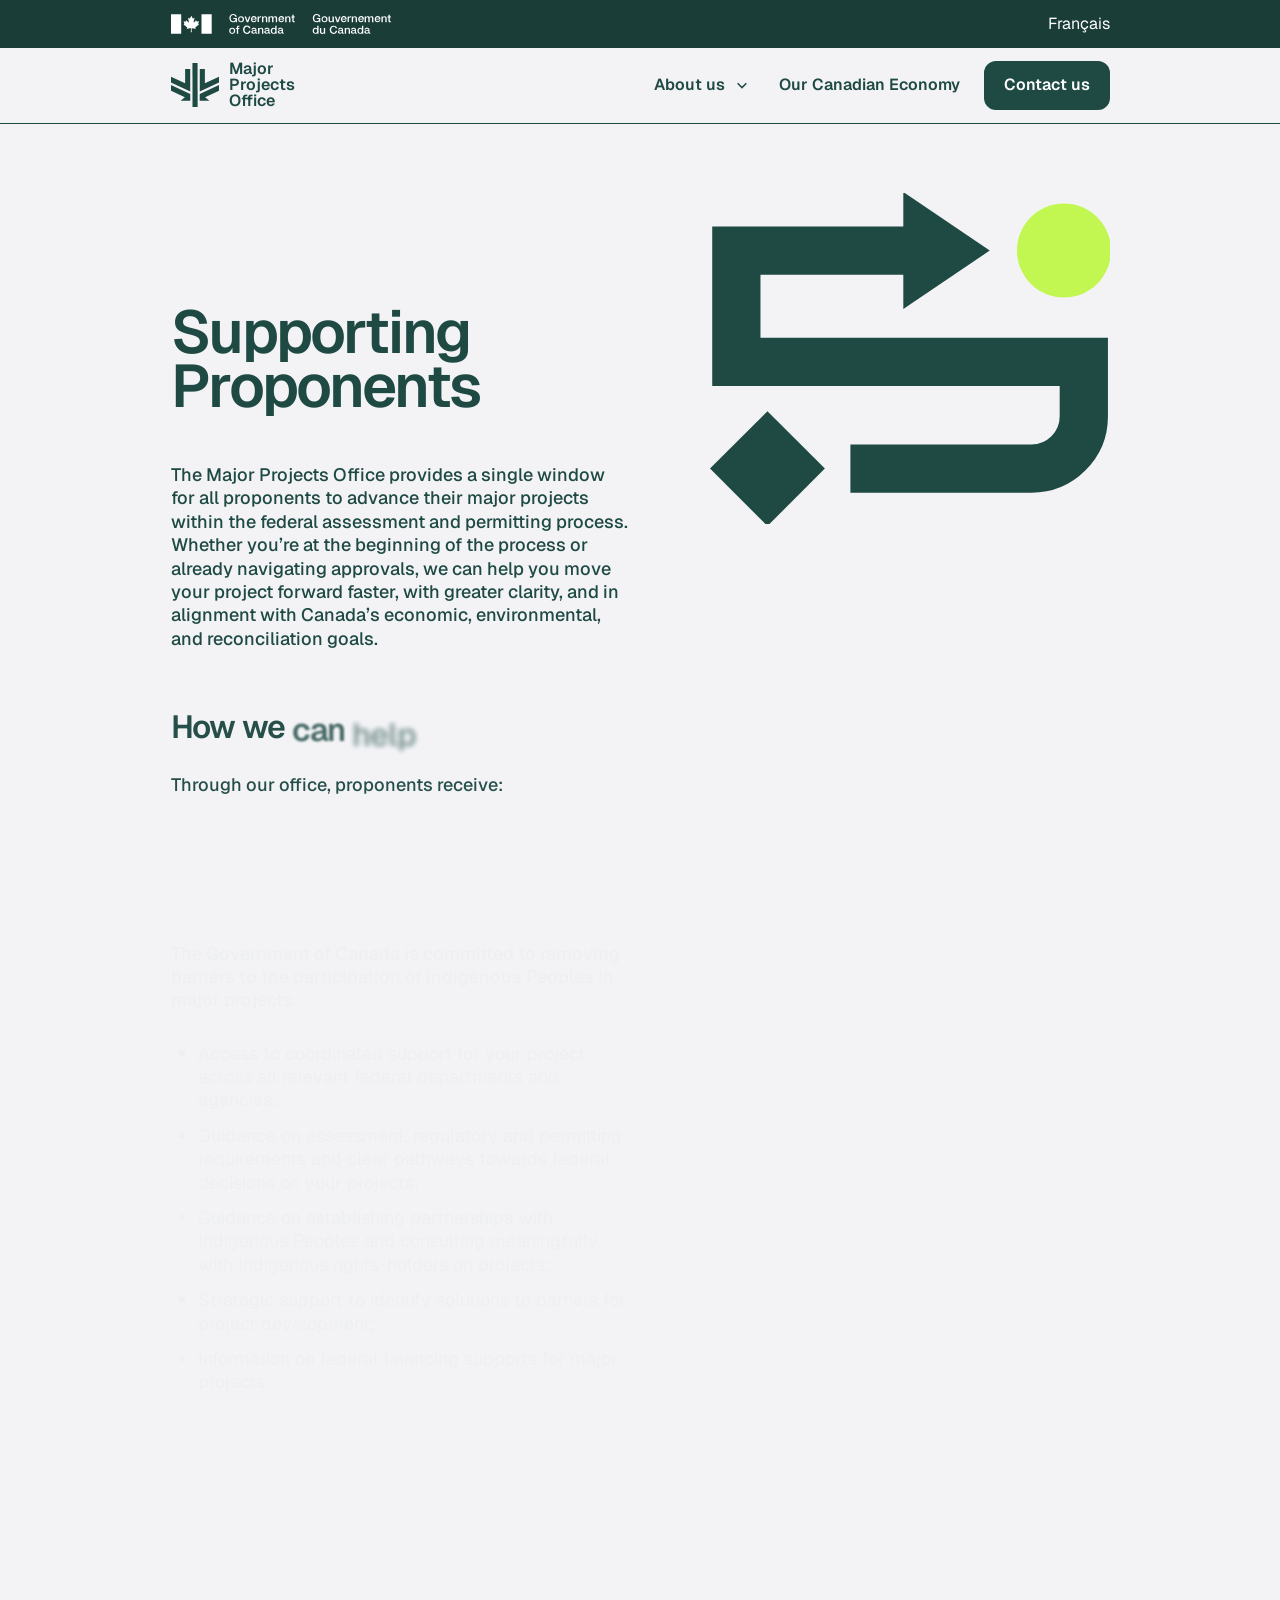
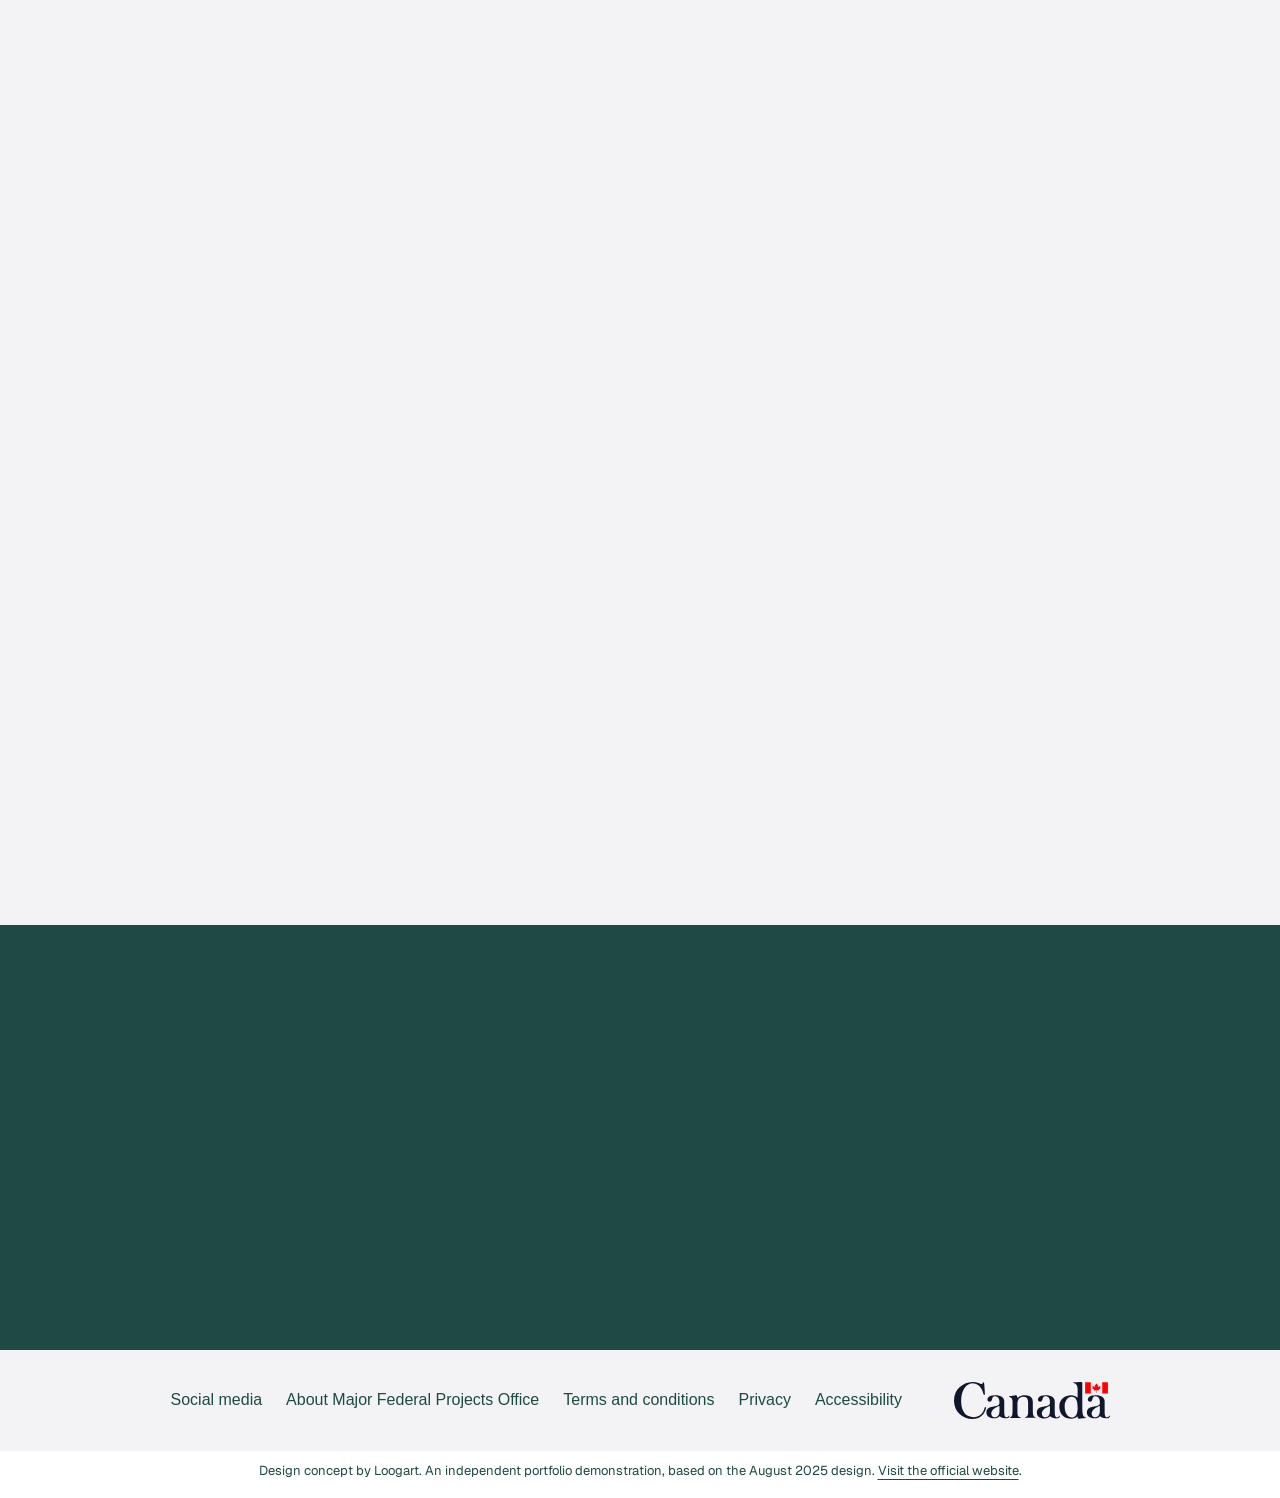
<file: proponents.html>
<!doctype html>
<html lang="en">
<head>
<meta charset="utf-8"><meta name="viewport" content="width=device-width, initial-scale=1">
<title>Supporting Proponents — Major Projects Office</title>
<meta name="description" content="An interactive realization of Loogart’s Major Projects Office concept. Building big projects that transform and connect Canada’s economy.">
<meta name="theme-color" content="#1f4a44">
<link rel="icon" href="assets/imgLayer3.svg" type="image/svg+xml">
<link rel="stylesheet" href="vendor/bootstrap.min.css"><link rel="stylesheet" href="styles.css?v=c9b9aaef5f">
</head>
<body>
<a class="skip-link" href="#main">Skip to main content</a>
<svg class="svg-defs" xmlns="http://www.w3.org/2000/svg" aria-hidden="true"><symbol id="arrow" viewBox="0 0 24 24"><path d="M5 19 19 5M5 5h14v14" fill="none" stroke="currentColor" stroke-width="1.8" stroke-linecap="round" stroke-linejoin="round"/></symbol></svg>
<header>
 <div class="government-band"><div class="container d-flex align-items-center justify-content-between"><a href="https://www.canada.ca/en.html" aria-label="Government of Canada"><img src="assets/imgFipEn.svg" alt="Government of Canada / Gouvernement du Canada" width="220" height="20.89"></a><a href="https://www.canada.ca/fr/conseil-prive/bureau-grands-projets.html" lang="fr" hreflang="fr">Français</a></div></div>
 <nav class="navbar navbar-expand-lg" aria-label="Main navigation"><div class="container">
 <a class="navbar-brand brand" href="index.html"><img src="assets/imgLayer3.svg" width="48.94" height="44" alt=""><span>Major<br>Projects<br>Office</span></a>
 <button class="navbar-toggler" type="button" data-bs-toggle="collapse" data-bs-target="#navigation" aria-controls="navigation" aria-expanded="false" aria-label="Toggle navigation"><svg width="28" height="28" viewBox="0 0 28 28" aria-hidden="true"><path d="M4 7h20M4 14h20M4 21h20" fill="none" stroke="currentColor" stroke-width="2"/></svg></button>
 <div class="collapse navbar-collapse" id="navigation"><ul class="navbar-nav ms-auto align-items-lg-center gap-lg-4"><li class="nav-item dropdown"><div class="nav-about"><a class="nav-link" href="about.html">About us</a><button class="pages-toggle" type="button" data-bs-toggle="dropdown" aria-expanded="false" aria-label="Explore our office pages"><svg viewBox="0 0 16 16" aria-hidden="true"><path d="m3 6 5 5 5-5" fill="none" stroke="currentColor" stroke-width="1.7"/></svg></button><ul class="dropdown-menu"><li><a class="dropdown-item" href="about.html">About our Office</a></li><li><a class="dropdown-item" href="nation-building.html">Advancing Nation-Building Projects</a></li><li><a class="dropdown-item" href="indigenous.html">Partnering with Indigenous Peoples</a></li><li><a class="dropdown-item" href="proponents.html" aria-current="page">Supporting Proponents</a></li><li><a class="dropdown-item" href="projects.html">Our projects</a></li></ul></div></li><li class="nav-item"><a class="nav-link" href="https://www.canada.ca/en/one-canadian-economy.html" target="_blank" rel="noopener">Our Canadian Economy</a></li><li class="nav-item"><a class="btn btn-primary" href="contact.html">Contact us</a></li></ul></div>
 </div></nav>
</header>
<main id="main" class="inner-page proponents-page"><section class="container detail-intro"><div class="detail-art-slot"><div class="large-art proponents-art" aria-hidden="true"><img src="assets/proponents-imgGroup.svg" width="401.832" height="334.957" alt="" class=""></div></div><div class="detail-copy"><h1>Supporting Proponents</h1><p>The Major Projects Office provides a single window for all proponents to advance their major projects within the federal assessment and permitting process. Whether you’re at the beginning of the process or already navigating approvals, we can help you move your project forward faster, with greater clarity, and in alignment with Canada’s economic, environmental, and reconciliation goals.</p><section><h2>How we can help</h2><p>Through our office, proponents receive:</p></section><section><h2>Funding opportunities</h2><p>The Government of Canada is committed to removing barriers to the participation of Indigenous Peoples in major projects.</p><ul><li>Access to coordinated support for your project across all relevant federal departments and agencies;</li><li>Guidance on assessment, regulatory and permitting requirements and clear pathways towards federal decisions on your projects;</li><li>Guidance on establishing partnerships with Indigenous Peoples and consulting meaningfully with Indigenous rights-holders on projects;</li><li>Strategic support to identify solutions to barriers for project development;</li><li>Information on federal financing supports for major projects.</li></ul></section></div></section><section class="container inner-cta"><div class="contact-panel"><img class="contact-pattern" src="assets/proponents-imgImage5.png" alt=""><div class="contact-content position-relative"><div class="contact-logo"><img src="assets/proponents-imgLayer3.svg" width="221" height="198.703" alt="" class=""></div><h2>Ready to work together?</h2><p>As a proponent of a new or existing major project, reach out if you are:</p><ul><li>planning or proposing a large-scale project that requires federal review or coordination</li><li>unsure how to navigate the federal assessment, regulatory, permitting, or consultation processes</li><li>seeking advice on how to engage early and meaningfully with Indigenous Peoples</li><li>interested in having your project listed as being in the national interest under the Building Canada Act</li></ul><a class="btn btn-primary contact-button" href="contact.html">Fill in the proponent intake form</a></div></div></section></main><footer><div class="footer-main"><div class="container"><a class="footer-brand" href="index.html" aria-label="Major Projects Office — back to top"><div class="footer-logo"><img src="assets/imgLayer1.svg" width="252.521" height="227.045" alt=""></div><span>Major<br>Projects<br>Office</span></a><nav class="footer-nav" aria-label="Footer navigation"><a href="about.html">About us</a><a href="projects.html">Project registry</a><a href="https://www.canada.ca/en/privy-council/major-projects-office.html" target="_blank" rel="noopener">Official website</a><a href="contact.html">Contact us</a></nav></div></div><div class="footer-bottom container"><nav aria-label="Government links"><a href="https://www.canada.ca/en/social.html">Social media</a><a href="https://www.canada.ca/en/privy-council/major-projects-office/about-us.html">About Major Federal Projects Office</a><a href="https://www.canada.ca/en/transparency/terms.html">Terms and conditions</a><a href="https://www.canada.ca/en/transparency/privacy.html">Privacy</a><a href="https://www.canada.ca/en/privy-council/corporate/accessibility.html">Accessibility</a></nav><img src="assets/imgWordmarkColor.svg" width="155.02" height="36.9448" alt="Canada"></div><div class="concept-note">Design concept by Loogart. An independent portfolio demonstration, based on the August 2025 design. <a href="https://www.canada.ca/en/privy-council/major-projects-office.html">Visit the official website</a>.</div></footer>

<div class="modal fade" id="projectModal" tabindex="-1" aria-labelledby="projectModalTitle" aria-hidden="true"><div class="modal-dialog modal-dialog-centered modal-lg"><div class="modal-content"><div class="modal-header"><h2 class="modal-title fs-3" id="projectModalTitle">Project details</h2><button type="button" class="btn-close" data-bs-dismiss="modal" aria-label="Close"></button></div><div class="modal-body"><p class="small project-notice">Illustrative project from the original design. Figures and classifications are design content.</p><dl id="modalFacts" class="modal-facts"></dl><p>Explore the official registry for current projects supported by the Major Projects Office.</p></div><div class="modal-footer"><button class="btn btn-outline-primary" data-bs-dismiss="modal">Close</button><a class="btn btn-primary" href="https://www.canada.ca/en/privy-council/major-projects-office/projects/national.html" target="_blank" rel="noopener">Official project registry <svg class="icon" aria-hidden="true"><use href="#arrow"/></svg></a></div></div></div></div>
<div class="modal fade" id="reviewModal" tabindex="-1" aria-labelledby="reviewModalTitle" aria-hidden="true"><div class="modal-dialog modal-dialog-centered modal-lg"><div class="modal-content"><div class="modal-header"><h2 class="modal-title fs-3" id="reviewModalTitle">One project. A coordinated review.</h2><button type="button" class="btn-close" data-bs-dismiss="modal" aria-label="Close"></button></div><div class="modal-body"><p>Explore each stage of the process.</p><div class="accordion" id="reviewStages"><div class="accordion-item"><h3 class="accordion-header"><button class="accordion-button" data-bs-toggle="collapse" data-bs-target="#stage1" aria-expanded="true" aria-controls="stage1">01 — Submit your project</button></h3><div id="stage1" class="accordion-collapse collapse show" data-bs-parent="#reviewStages"><div class="accordion-body">Share your project’s scope, location and objectives with the Major Projects Office through its official project intake form.</div></div></div><div class="accordion-item"><h3 class="accordion-header"><button class="accordion-button collapsed" data-bs-toggle="collapse" data-bs-target="#stage2" aria-expanded="false" aria-controls="stage2">02 — We review and guide</button></h3><div id="stage2" class="accordion-collapse collapse" data-bs-parent="#reviewStages"><div class="accordion-body">The Office coordinates with federal departments, Indigenous partners and stakeholders to support project review and decision-making.</div></div></div><div class="accordion-item"><h3 class="accordion-header"><button class="accordion-button collapsed" data-bs-toggle="collapse" data-bs-target="#stage3" aria-expanded="false" aria-controls="stage3">03 — Move forward with clarity</button></h3><div id="stage3" class="accordion-collapse collapse" data-bs-parent="#reviewStages"><div class="accordion-body">Consult official project guidance for the requirements, approvals and next steps that apply to your project.</div></div></div></div></div><div class="modal-footer"><a class="btn btn-primary" href="https://www.canada.ca/en/privy-council/major-projects-office/proponent-intake-form.html" target="_blank" rel="noopener">Official project intake form <svg class="icon" aria-hidden="true"><use href="#arrow"/></svg></a></div></div></div></div>
<script src="vendor/bootstrap.bundle.min.js"></script><script src="script.js"></script></body></html>
</file>
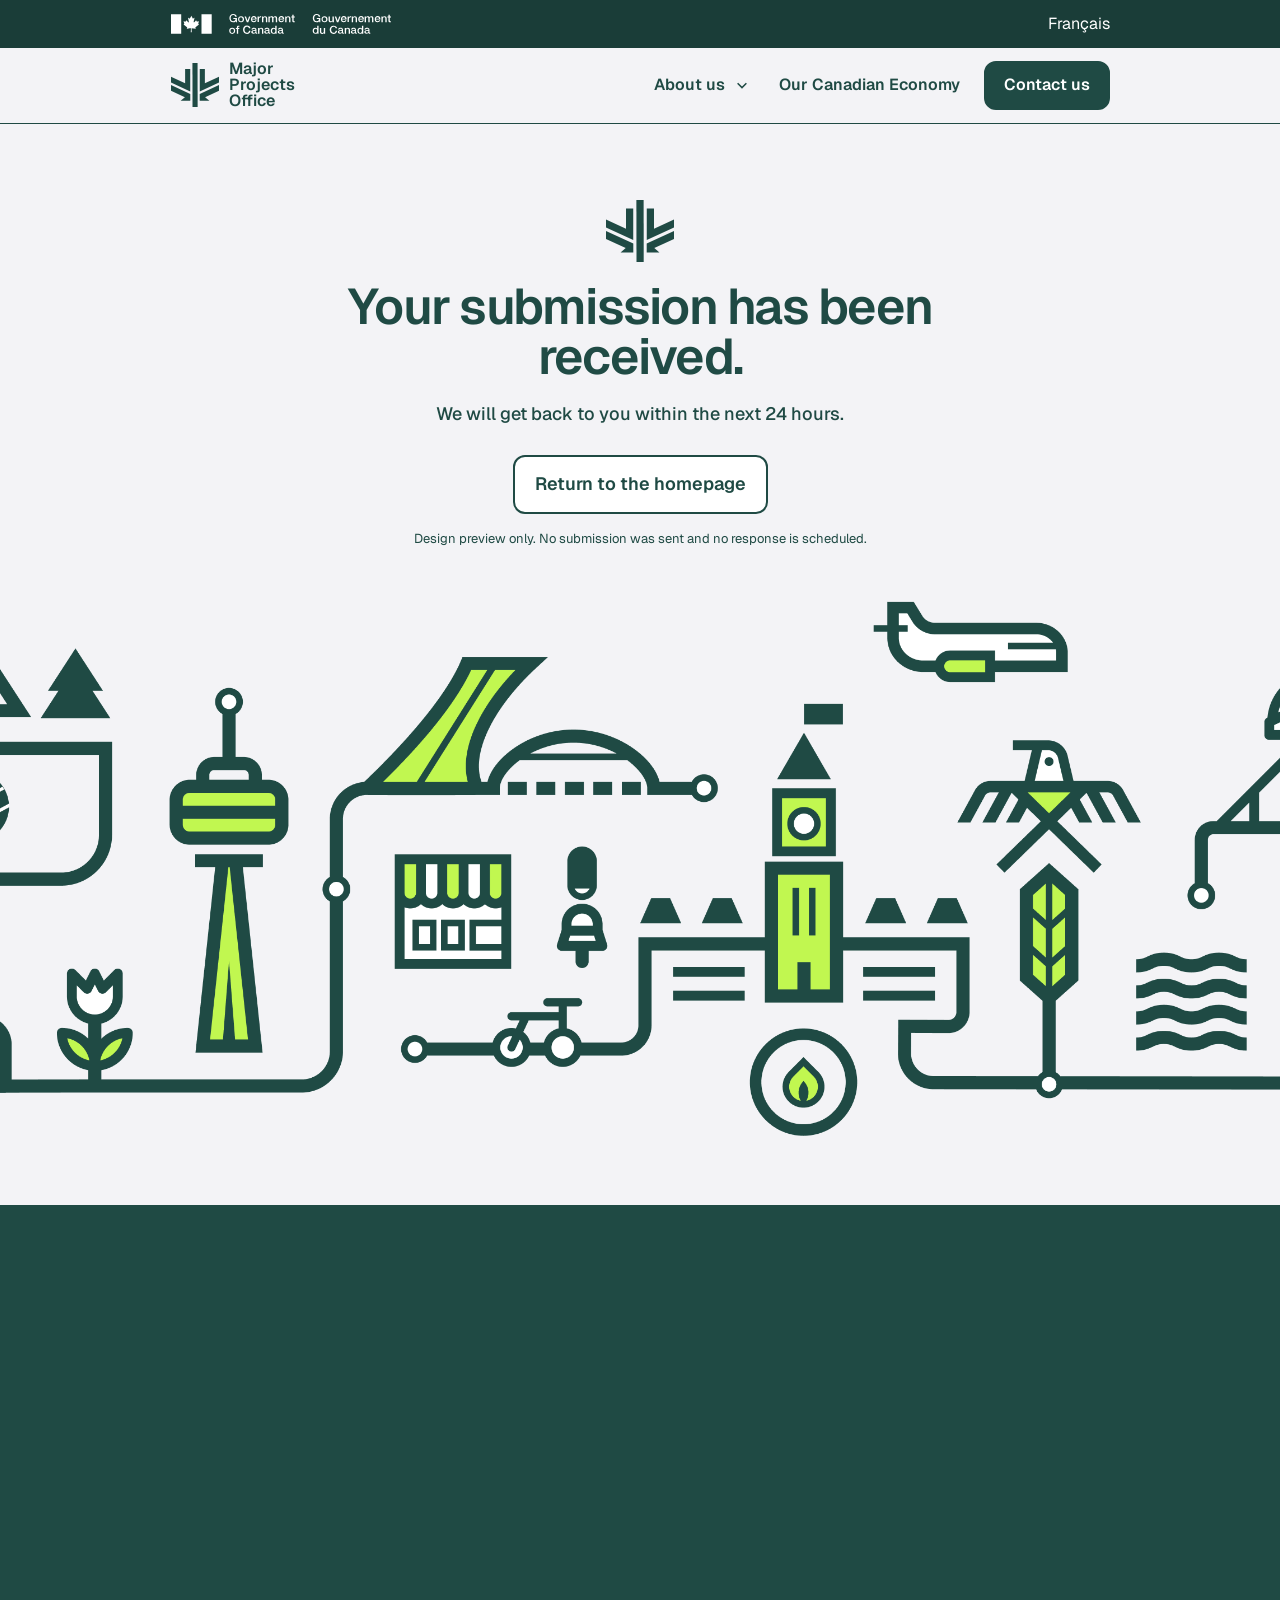
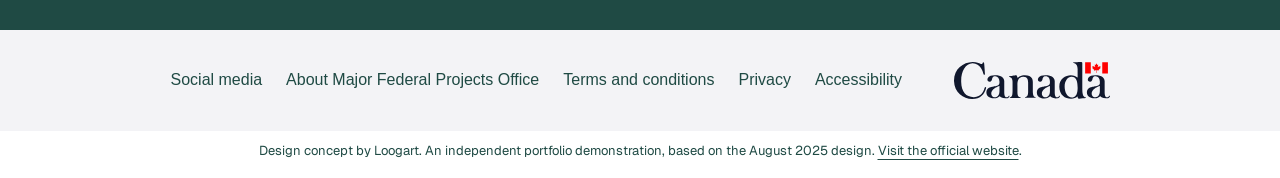
<file: thank-you.html>
<!doctype html>
<html lang="en">
<head>
<meta charset="utf-8"><meta name="viewport" content="width=device-width, initial-scale=1">
<title>Thank you — Major Projects Office</title>
<meta name="description" content="An interactive realization of Loogart’s Major Projects Office concept. Building big projects that transform and connect Canada’s economy.">
<meta name="theme-color" content="#1f4a44">
<link rel="icon" href="assets/imgLayer3.svg" type="image/svg+xml">
<link rel="stylesheet" href="vendor/bootstrap.min.css"><link rel="stylesheet" href="styles.css?v=c9b9aaef5f">
</head>
<body>
<a class="skip-link" href="#main">Skip to main content</a>
<svg class="svg-defs" xmlns="http://www.w3.org/2000/svg" aria-hidden="true"><symbol id="arrow" viewBox="0 0 24 24"><path d="M5 19 19 5M5 5h14v14" fill="none" stroke="currentColor" stroke-width="1.8" stroke-linecap="round" stroke-linejoin="round"/></symbol></svg>
<header>
 <div class="government-band"><div class="container d-flex align-items-center justify-content-between"><a href="https://www.canada.ca/en.html" aria-label="Government of Canada"><img src="assets/imgFipEn.svg" alt="Government of Canada / Gouvernement du Canada" width="220" height="20.89"></a><a href="https://www.canada.ca/fr/conseil-prive/bureau-grands-projets.html" lang="fr" hreflang="fr">Français</a></div></div>
 <nav class="navbar navbar-expand-lg" aria-label="Main navigation"><div class="container">
 <a class="navbar-brand brand" href="index.html"><img src="assets/imgLayer3.svg" width="48.94" height="44" alt=""><span>Major<br>Projects<br>Office</span></a>
 <button class="navbar-toggler" type="button" data-bs-toggle="collapse" data-bs-target="#navigation" aria-controls="navigation" aria-expanded="false" aria-label="Toggle navigation"><svg width="28" height="28" viewBox="0 0 28 28" aria-hidden="true"><path d="M4 7h20M4 14h20M4 21h20" fill="none" stroke="currentColor" stroke-width="2"/></svg></button>
 <div class="collapse navbar-collapse" id="navigation"><ul class="navbar-nav ms-auto align-items-lg-center gap-lg-4"><li class="nav-item dropdown"><div class="nav-about"><a class="nav-link" href="about.html">About us</a><button class="pages-toggle" type="button" data-bs-toggle="dropdown" aria-expanded="false" aria-label="Explore our office pages"><svg viewBox="0 0 16 16" aria-hidden="true"><path d="m3 6 5 5 5-5" fill="none" stroke="currentColor" stroke-width="1.7"/></svg></button><ul class="dropdown-menu"><li><a class="dropdown-item" href="about.html">About our Office</a></li><li><a class="dropdown-item" href="nation-building.html">Advancing Nation-Building Projects</a></li><li><a class="dropdown-item" href="indigenous.html">Partnering with Indigenous Peoples</a></li><li><a class="dropdown-item" href="proponents.html">Supporting Proponents</a></li><li><a class="dropdown-item" href="projects.html">Our projects</a></li></ul></div></li><li class="nav-item"><a class="nav-link" href="https://www.canada.ca/en/one-canadian-economy.html" target="_blank" rel="noopener">Our Canadian Economy</a></li><li class="nav-item"><a class="btn btn-primary" href="contact.html">Contact us</a></li></ul></div>
 </div></nav>
</header>
<main id="main" class="inner-page thank-you-page"><section class="confirmation container"><img src="assets/thank-you-imgLayer3.svg" width="68.9998" height="62.0387" alt="" class=""><h1>Your submission has been received.</h1><p class="confirmation-copy">We will get back to you within the next 24 hours.</p><a class="btn btn-outline-primary" href="index.html">Return to the homepage</a><p class="form-note confirmation-note">Design preview only. No submission was sent and no response is scheduled.</p></section><div class="wide-art" aria-hidden="true"><img src="assets/thank-you-imgImage12.png"  alt="" class=""></div></main><footer><div class="footer-main"><div class="container"><a class="footer-brand" href="index.html" aria-label="Major Projects Office — back to top"><div class="footer-logo"><img src="assets/imgLayer1.svg" width="252.521" height="227.045" alt=""></div><span>Major<br>Projects<br>Office</span></a><nav class="footer-nav" aria-label="Footer navigation"><a href="about.html">About us</a><a href="projects.html">Project registry</a><a href="https://www.canada.ca/en/privy-council/major-projects-office.html" target="_blank" rel="noopener">Official website</a><a href="contact.html">Contact us</a></nav></div></div><div class="footer-bottom container"><nav aria-label="Government links"><a href="https://www.canada.ca/en/social.html">Social media</a><a href="https://www.canada.ca/en/privy-council/major-projects-office/about-us.html">About Major Federal Projects Office</a><a href="https://www.canada.ca/en/transparency/terms.html">Terms and conditions</a><a href="https://www.canada.ca/en/transparency/privacy.html">Privacy</a><a href="https://www.canada.ca/en/privy-council/corporate/accessibility.html">Accessibility</a></nav><img src="assets/imgWordmarkColor.svg" width="155.02" height="36.9448" alt="Canada"></div><div class="concept-note">Design concept by Loogart. An independent portfolio demonstration, based on the August 2025 design. <a href="https://www.canada.ca/en/privy-council/major-projects-office.html">Visit the official website</a>.</div></footer>

<div class="modal fade" id="projectModal" tabindex="-1" aria-labelledby="projectModalTitle" aria-hidden="true"><div class="modal-dialog modal-dialog-centered modal-lg"><div class="modal-content"><div class="modal-header"><h2 class="modal-title fs-3" id="projectModalTitle">Project details</h2><button type="button" class="btn-close" data-bs-dismiss="modal" aria-label="Close"></button></div><div class="modal-body"><p class="small project-notice">Illustrative project from the original design. Figures and classifications are design content.</p><dl id="modalFacts" class="modal-facts"></dl><p>Explore the official registry for current projects supported by the Major Projects Office.</p></div><div class="modal-footer"><button class="btn btn-outline-primary" data-bs-dismiss="modal">Close</button><a class="btn btn-primary" href="https://www.canada.ca/en/privy-council/major-projects-office/projects/national.html" target="_blank" rel="noopener">Official project registry <svg class="icon" aria-hidden="true"><use href="#arrow"/></svg></a></div></div></div></div>
<div class="modal fade" id="reviewModal" tabindex="-1" aria-labelledby="reviewModalTitle" aria-hidden="true"><div class="modal-dialog modal-dialog-centered modal-lg"><div class="modal-content"><div class="modal-header"><h2 class="modal-title fs-3" id="reviewModalTitle">One project. A coordinated review.</h2><button type="button" class="btn-close" data-bs-dismiss="modal" aria-label="Close"></button></div><div class="modal-body"><p>Explore each stage of the process.</p><div class="accordion" id="reviewStages"><div class="accordion-item"><h3 class="accordion-header"><button class="accordion-button" data-bs-toggle="collapse" data-bs-target="#stage1" aria-expanded="true" aria-controls="stage1">01 — Submit your project</button></h3><div id="stage1" class="accordion-collapse collapse show" data-bs-parent="#reviewStages"><div class="accordion-body">Share your project’s scope, location and objectives with the Major Projects Office through its official project intake form.</div></div></div><div class="accordion-item"><h3 class="accordion-header"><button class="accordion-button collapsed" data-bs-toggle="collapse" data-bs-target="#stage2" aria-expanded="false" aria-controls="stage2">02 — We review and guide</button></h3><div id="stage2" class="accordion-collapse collapse" data-bs-parent="#reviewStages"><div class="accordion-body">The Office coordinates with federal departments, Indigenous partners and stakeholders to support project review and decision-making.</div></div></div><div class="accordion-item"><h3 class="accordion-header"><button class="accordion-button collapsed" data-bs-toggle="collapse" data-bs-target="#stage3" aria-expanded="false" aria-controls="stage3">03 — Move forward with clarity</button></h3><div id="stage3" class="accordion-collapse collapse" data-bs-parent="#reviewStages"><div class="accordion-body">Consult official project guidance for the requirements, approvals and next steps that apply to your project.</div></div></div></div></div><div class="modal-footer"><a class="btn btn-primary" href="https://www.canada.ca/en/privy-council/major-projects-office/proponent-intake-form.html" target="_blank" rel="noopener">Official project intake form <svg class="icon" aria-hidden="true"><use href="#arrow"/></svg></a></div></div></div></div>
<script src="vendor/bootstrap.bundle.min.js"></script><script src="script.js"></script></body></html>
</file>
<file: styles.css>
@font-face{font-family:Geist;src:url('assets/geist-400.woff2') format('woff2');font-weight:400;font-display:swap}@font-face{font-family:Geist;src:url('assets/geist-500.woff2') format('woff2');font-weight:500;font-display:swap}@font-face{font-family:Geist;src:url('assets/geist-600.woff2') format('woff2');font-weight:600;font-display:swap}@font-face{font-family:Geist;src:url('assets/geist-700.woff2') format('woff2');font-weight:700;font-display:swap}
:root{--green:#1f4a44;--dark-green:#1a3d38;--lime:#c1f750;--paper:#f3f3f6;--bs-body-color:var(--green);--bs-body-bg:var(--paper);--bs-body-font-family:Geist,Arial,sans-serif;--bs-body-font-size:18px;--bs-body-line-height:1.3;--bs-link-color:var(--green);--bs-link-hover-color:var(--dark-green)}
html{scroll-behavior:smooth;scroll-padding-top:32px}body{overflow-x:clip}h1,h2,h3,p{margin-top:0}p{margin-bottom:1.25rem}h1,h2,h3{font-weight:600;letter-spacing:-.035em}h2{font-size:50px;line-height:1}h3{font-size:30px;line-height:1}a{color:inherit;text-underline-offset:4px}a:hover{color:inherit}button,a{-webkit-tap-highlight-color:transparent}a:focus-visible,button:focus-visible{outline:3px solid #59830b;outline-offset:5px;box-shadow:none!important}section{scroll-margin-top:35px}.container{max-width:969px;padding-inline:15px}.svg-defs{position:absolute;width:0;height:0;overflow:hidden}.icon{width:22px;height:22px;display:inline-block;vertical-align:-4px;margin-left:6px}.btn{--bs-btn-border-radius:12px;--bs-btn-font-weight:600;padding:18px 20px;font-size:18px;line-height:1.05;border-width:2px;display:inline-flex;align-items:center;justify-content:center;transition:background-color .2s,color .2s,transform .2s}.btn:hover{transform:translateY(-2px)}.btn-primary{--bs-btn-color:#fff;--bs-btn-bg:var(--green);--bs-btn-border-color:var(--green);--bs-btn-hover-color:var(--green);--bs-btn-hover-bg:var(--lime);--bs-btn-hover-border-color:var(--green);--bs-btn-active-bg:var(--dark-green);--bs-btn-active-border-color:var(--green)}.btn-outline-primary{--bs-btn-color:var(--green);--bs-btn-bg:#fff;--bs-btn-border-color:var(--green);--bs-btn-hover-color:var(--green);--bs-btn-hover-bg:var(--lime);--bs-btn-hover-border-color:var(--green);--bs-btn-active-bg:var(--green);--bs-btn-active-border-color:var(--green)}.skip-link{position:fixed;top:-100px;left:16px;z-index:2000;background:var(--lime);padding:16px}.skip-link:focus{top:16px}.government-band{height:48px;background:var(--dark-green);color:#fff}.government-band .container{height:100%}.government-band a{text-decoration:none}.government-band a:hover{text-decoration:underline}.government-band img{display:block;width:220px;height:auto}.government-band a{font-size:16px}.navbar{min-height:76px;border-bottom:1px solid var(--green);padding:12px 0}.brand{display:flex;align-items:center;gap:10px;padding:0;margin:0;font-weight:600;line-height:1;font-size:16px;color:var(--green)}.brand img{display:block;width:48.94px;height:44px;flex-shrink:0}.nav-link{color:var(--green);font-size:16px;font-weight:600;padding:12px 0!important}.navbar-nav>.nav-item>.btn{font-size:16px;padding:14px 18px}.nav-link:hover{text-decoration:underline;color:var(--green)}.navbar-toggler{border:1px solid var(--green);border-radius:8px;color:var(--green);padding:8px}.hero{padding-top:75px;padding-bottom:130px}.hero h1{font-size:56px;line-height:.98;max-width:604px;margin-bottom:30px}.hero p{max-width:604px;margin-bottom:30px;font-weight:500}.hero .row{--bs-gutter-x:24px}.hero-art{position:relative;width:100%;aspect-ratio:610/495;display:flex;align-items:center}.prosperity{padding-bottom:180px}.eyebrow{display:block;font-size:32px;margin-bottom:4px;letter-spacing:-.025em}.priority-card{position:relative;padding:40px 20px;background:white;border:2px solid var(--green);border-radius:12px;display:flex;flex-direction:column;transition:transform .25s,box-shadow .25s}.priority-card:hover{transform:translateY(-7px);box-shadow:7px 7px 0 var(--lime)}.priority-card h3{margin:20px 0;min-height:60px}.priority-card p{font-weight:500;flex:1;margin-bottom:12px}.priority-card>a{font-weight:700;margin-top:auto}.priority-icon{height:103px;position:relative}.advancing{width:73px;overflow:hidden}.advancing-mask{position:absolute;width:96.423px;height:67.542px;left:-17.43px;top:18.229px;mask-image:url('assets/imgGroup.svg');mask-repeat:no-repeat;mask-position:31.927px 5.771px;mask-size:72.553px 56px}.advancing-mask img{position:absolute;left:-2.54px;top:-2.54px}.indigenous{width:120.888px}.indigenous .leg{position:absolute;top:87.107px}.leg-left{left:37.91px}.leg-right{left:65.9px}.indigenous .base{position:absolute;left:38.81px;top:62.47px}.indigenous .stem{position:absolute;left:57.14px;top:87.1px}.canopy-mask{position:absolute;left:3.55px;top:7.6px;width:113.796px;height:61.1439px}.canopy-mask img{position:absolute;top:0;left:0}.supporting{width:100px;display:flex;align-items:center}.process-projects{position:relative}.process-section{border:3px solid var(--green);border-radius:64px;background:#fff;padding:110px 0 64px;position:relative;z-index:1}.process-icon{margin-bottom:10px}.process-section h2{margin-bottom:30px}.process-copy .lead{font-size:24px;font-weight:600;line-height:1.05;margin-bottom:34px}.process-copy p{font-weight:500}.process-button{font-size:17px}.steps{list-style:none;position:relative;padding:0 0 0 65px;margin:0}.steps:before{content:"";position:absolute;top:18px;bottom:106px;width:2px;left:17px;background:var(--green);transform-origin:top;animation:grow-line 2s ease both}.steps li{position:relative;margin-bottom:32px}.steps li:last-child{margin:0}.steps li:before{content:"";position:absolute;left:-65px;top:0;width:36px;height:36px;border:2px solid var(--green);border-radius:50%;background:var(--lime)}.steps li h3{font-size:24px;margin:15px 0;letter-spacing:-.02em}.steps p{font-weight:500;margin-bottom:0}.projects-section{position:relative;border:3px solid var(--green);border-radius:0 0 64px 64px;margin-top:-110px;padding:216px 0 110px;overflow:hidden}.projects-pattern{position:absolute;inset:76px auto auto 50%;transform:translateX(-50%);opacity:.1;min-width:100%;height:auto;pointer-events:none}.projects-heading{max-width:583px;margin-bottom:60px}.project-mark{margin-bottom:20px;width:91px;height:91px;display:flex;align-items:center;justify-content:center}.projects-heading h2{margin-bottom:20px}.projects-heading p{font-weight:500;margin:0}.project-card{border:3px solid var(--green);border-radius:12px;background:#f6f6f6;overflow:hidden;margin-bottom:40px}.project-image{height:190px;position:relative;overflow:hidden;max-width:458px}.metro-image img{width:100%;height:190px;object-fit:cover}.project-title{padding:25px 6%}.project-title h3{font-size:40px;margin-bottom:20px}.text-link{padding:0;border:0;background:none;font:inherit;font-weight:700;text-decoration:underline;text-underline-offset:4px;color:var(--green)}.text-link:hover{text-decoration-thickness:2px}.toronto-underlay{position:absolute;width:100%;height:190px;object-fit:cover}.toronto-banner{position:absolute;right:0;top:-2px;width:661px;height:193px;max-width:none}.project-facts{border-top:3px solid var(--green);margin:0}.project-facts>div{padding:40px 33px;min-height:150px;border-right:3px solid var(--green)}.project-facts>div:last-child{border:0}.project-facts dt{text-transform:uppercase;font-weight:500;margin-bottom:9px}.project-facts dd{font-weight:600;margin:0}.announcements-wrap{padding-top:145px;padding-bottom:86px}.announcements{position:relative;overflow:hidden;border-radius:16px;background:var(--green);color:white;padding:100px 12.5%}.announcement-watermark{position:absolute;top:85px;left:50%;transform:translateX(-50%);pointer-events:none}.announcements h2{margin-bottom:50px;letter-spacing:-.03em}.announcements article+article{margin-top:37px;border-top:1px solid #ffffff60;padding-top:37px}.announcements h3{color:var(--lime);font-size:24px;line-height:1.3;letter-spacing:0;font-weight:700;margin-bottom:12px}.announcements p{margin:0}.announcements a:hover{color:var(--lime)}.contact-wrap{padding-bottom:145px}.contact-panel{border:3px solid var(--green);border-radius:16px;position:relative;overflow:hidden;background:#fff;padding:94px 16.8%}.contact-pattern{position:absolute;top:-492px;left:0;opacity:.1;width:100%;height:auto;pointer-events:none}.contact-logo{margin-bottom:40px}.contact-content h2{margin-bottom:20px}.contact-content p{font-weight:500;margin-bottom:30px}.contact-button{width:100%;font-size:32px;padding:36px 20px}.contact-button .icon{width:28px;height:28px;margin-left:16px}.footer-main{background:var(--green);color:var(--lime);padding:58px 0 72px}.footer-brand{display:flex;align-items:center;justify-content:center;gap:62px;text-decoration:none}.footer-brand span{font-size:75.413px;line-height:1;font-weight:600;letter-spacing:-.04em}.footer-nav{display:flex;justify-content:center;gap:60px;margin-top:45px}.footer-bottom{display:flex;align-items:center;justify-content:space-between;gap:30px;min-height:101px;font:16px/1.5 Arial,sans-serif}.footer-bottom nav{display:flex;flex-wrap:wrap;gap:10px 24px;align-items:center}.footer-bottom a{text-decoration:none}.footer-bottom a:hover{text-decoration:underline}.concept-note{text-align:center;font-size:13px;padding:12px 20px 18px;color:var(--green);background:#fff}.modal-content{border:2px solid var(--green);border-radius:16px;background:var(--paper)}.modal-header,.modal-footer{border-color:#1f4a4430;padding:24px}.modal-body{padding:24px}.modal-title{line-height:1.1}.project-notice{border-left:3px solid var(--green);padding:12px;background:white}.modal-facts{display:grid;grid-template-columns:1fr 1fr;gap:20px;margin:25px 0}.modal-facts dt{font-size:14px;text-transform:uppercase;margin-bottom:6px}.modal-facts dd{font-weight:600}.accordion{--bs-accordion-bg:#fff;--bs-accordion-color:var(--green);--bs-accordion-btn-color:var(--green);--bs-accordion-active-bg:var(--lime);--bs-accordion-active-color:var(--green);--bs-accordion-border-color:#1f4a4450}.accordion-button{font-weight:600}.accordion-button:focus{box-shadow:0 0 0 3px #c1f75080}
@keyframes grow-line{from{transform:scaleY(0)}to{transform:scaleY(1)}}
.motion-paused *,.motion-paused *:before,.motion-paused *:after{animation-play-state:paused!important}.motion-paused{scroll-behavior:auto}
@media(min-width:1441px){.hero{padding-top:90px;padding-bottom:145px}}
@media(max-width:1199px){.container{max-width:816px}.hero h1{font-size:50px}.priority-card h3{font-size:26px}.priority-card{padding:30px 20px}.process-section{padding:80px 0 70px}.process-button{max-width:100%;font-size:16px}.project-facts>div{padding:30px 20px}.project-title h3{font-size:34px}.footer-bottom{padding-block:25px}.footer-bottom img{flex-shrink:0}.announcements{padding:80px 9%}.contact-panel{padding:80px 12%}}
@media(max-width:991px){.container{max-width:612px}h2{font-size:42px}.navbar-collapse{padding-top:24px}.navbar-nav{gap:4px;align-items:flex-start}.navbar-nav .btn{margin:10px 0}.hero{padding-top:60px;padding-bottom:90px}.hero h1{font-size:60px;max-width:650px}.hero-copy{order:0}.hero-art{max-width:610px;margin:30px auto 0}.prosperity{padding-bottom:100px}.priority-card h3{font-size:25px}.priority-card p{font-size:16px}.eyebrow{font-size:27px}.process-section{border-radius:40px}.process-copy{max-width:650px}.steps{max-width:650px}.projects-section{border-radius:0 0 40px 40px;padding-bottom:80px}.project-title{padding:20px 5%}.project-title h3{font-size:30px}.project-facts{font-size:16px}.project-facts>div{padding:28px 20px}.announcements-wrap{padding-top:90px;padding-bottom:60px}.announcements h2{font-size:40px}.contact-wrap{padding-bottom:90px}.contact-panel{padding:65px 9%}.footer-bottom{flex-direction:column;align-items:flex-start}.footer-bottom img{align-self:flex-end}}
@media(max-width:767px){.container{max-width:100%;padding-inline:20px}h2{font-size:36px}.government-band{height:48px}.government-band img{width:220px;height:auto}.government-band a{font-size:14px}.navbar{min-height:76px;padding:12px 0}.brand{gap:10px;font-size:15px}.brand img{width:46.72px;height:42px}.hero{padding-top:45px;padding-bottom:60px}.hero h1{font-size:46px;line-height:.98;margin-bottom:24px}.hero p{margin-bottom:24px}.hero .btn{width:100%}.hero-art{margin-top:24px;aspect-ratio:610/513.37}.hero .row{--bs-gutter-y:12px}.eyebrow{font-size:24px;margin-bottom:7px}.prosperity{padding-bottom:80px}.prosperity .row{margin-top:16px!important}.priority-card{padding:30px 22px}.priority-card h3{font-size:30px;min-height:0;max-width:340px}.priority-card p{font-size:18px;margin-bottom:26px}.process-section{border-radius:32px;padding:55px 0}.process-section .container{padding-inline:26px}.process-copy .lead{font-size:23px;line-height:1.12}.process-copy .btn{width:100%}.process-button{font-size:16px}.steps{padding-left:51px;margin-top:12px}.steps:before{left:11px;bottom:138px}.steps li:before{left:-51px;width:24px;height:24px}.steps li{margin-bottom:42px}.steps li h3{font-size:24px;line-height:1.1}.projects-section{margin-top:-70px;padding:128px 0 60px;border-radius:0 0 32px 32px}.project-mark{height:75px;margin-bottom:20px}.projects-heading{margin-bottom:35px}.projects-pattern{width:1100px;min-width:0;top:70px}.project-card{margin-bottom:28px}.project-image{max-width:none;height:180px;border-bottom:2px solid var(--green)}.metro-image img{height:180px}.toronto-banner{top:-5px;height:190px}.project-title{padding:27px 22px 30px}.project-title h3{font-size:32px}.project-facts>div{padding:24px 18px;min-height:120px;border-bottom:2px solid var(--green);border-right:2px solid var(--green)}.project-facts>div:nth-child(2){border-right:0}.project-facts>div:nth-child(3){border-bottom:0}.project-facts dt{font-size:13px}.project-facts dd{font-size:16px}.announcements-wrap{padding-top:60px;padding-bottom:34px}.announcements{padding:50px 28px}.announcements h2{font-size:34px;margin-bottom:40px}.announcements h3{font-size:23px}.announcement-watermark{top:100px;transform:translateX(-50%) scale(.65)}.contact-wrap{padding-bottom:52px}.contact-panel{padding:38px 24px}.contact-content h2{font-size:34px}.contact-logo{height:101px;margin-bottom:30px}.contact-logo img{transform:scale(.50918);transform-origin:top left}.contact-pattern{top:-50px;left:-86px;width:700px;max-width:none}.contact-button{font-size:28px;padding:28px 12px}.footer-main{padding:50px 0}.footer-brand{flex-direction:column;gap:26px}.footer-brand span{font-size:64px}.footer-nav{flex-direction:column;align-items:center;gap:24px;margin-top:45px}.footer-bottom nav{flex-direction:column;align-items:flex-start;gap:16px}.footer-bottom{gap:30px;padding-block:26px}.concept-note{text-align:left;font-size:12px;padding-bottom:18px}.modal-facts{grid-template-columns:1fr}.modal-title{font-size:25px!important}.modal-footer .btn{width:100%}}
@media(prefers-reduced-motion:reduce){html{scroll-behavior:auto}:root:not(.motion-enabled) *,:root:not(.motion-enabled) *:before,:root:not(.motion-enabled) *:after{animation:none!important;transition:none!important}:root:not(.motion-enabled) .trim-path,:root:not(.motion-enabled) .signal,:root:not(.motion-enabled) .btn:hover,.priority-card:hover{transform:none}}

.steps-layout{position:relative}.steps-original-line{position:absolute;left:-1px;top:-1px}.steps:before,.steps li:before{display:none}.project-mark{transition:transform .8s}.projects-heading:hover .project-mark{transform:rotate(90deg)}
@media(max-width:991px){.steps-original-line{display:none}.steps:before,.steps li:before{display:block}}
@media(prefers-reduced-motion:reduce){.projects-heading:hover .project-mark{transform:none}}

/* Interior screens from the supplied Figma file. */
.inner-page h1{font-size:60px;line-height:.9;margin:0 0 50px;font-weight:600;letter-spacing:-.035em}.inner-page p{font-weight:500}.inner-page h2{font-size:32px;line-height:1;margin-bottom:30px}.inner-page section>h2{scroll-margin-top:35px}.inner-page ul{padding-left:27px}.inner-page li{margin-bottom:12px}.inner-page li:last-child{margin-bottom:0}.wide-art{width:100%;height:552px;overflow:hidden;position:relative}.wide-art>img{position:absolute;width:1679px;height:552px;max-width:none;left:50%;transform:translateX(-50%);object-fit:cover}.about-intro{padding-top:88px;min-height:1147px}.about-title-row{display:flex;align-items:flex-end;justify-content:space-between;max-width:1134px;height:203px}.about-title-row h1{margin:0}.about-emblem{position:relative;width:505px;height:203px;overflow:hidden}.about-emblem img{position:absolute;top:-74px;left:0}.about-grid{display:grid;grid-template-columns:minmax(0,1fr) minmax(0,1fr);gap:85px;max-width:1135px;margin-top:64px}.about-grid section+section{margin-top:60px}.about-grid p{margin-bottom:20px}.check-list{list-style:none;padding:0!important;margin:0 0 30px}.check-list li{display:flex;align-items:flex-start;gap:30px;margin:0;padding:30px 0;border-bottom:2px solid var(--green)}.check-list li:first-child{padding-top:0}.check-list li:last-child{border:0;padding-bottom:0}.check-list p{margin:0;flex:1}.check-list img{flex-shrink:0}.leadership{margin-top:130px;position:relative;overflow:hidden;background:#fff;border:3px solid var(--green);border-bottom:0;border-radius:64px 64px 0 0;padding:58px 0 130px;min-height:680px}.leadership-pattern{position:absolute;left:0;top:-427px;width:100%;height:auto;opacity:.1;pointer-events:none}.leadership h2{font-size:50px;margin-bottom:70px}.leader-grid{display:flex;justify-content:space-between;gap:40px}.leader{width:295px;max-width:100%}.leader-photo{position:relative;height:190px;overflow:hidden;background:#d9d9d9;border:3px solid var(--green);border-radius:12px;margin-bottom:28px}.leader-photo img{position:absolute;object-fit:cover}.leader-photo.mark img{width:197px;height:168px;left:46px;top:19px}.leader-photo.chris img{width:242.989px;height:321px;left:23.5px;top:-3px;object-position:bottom}.leader-photo.rodney img{width:235px;height:200.406px;left:27px;top:2.8px}.leader h3{font-size:32px;line-height:.9;margin-bottom:11px}.leader p{margin-bottom:11px}.detail-intro{padding-top:181px;padding-bottom:130px;position:relative}.detail-copy{width:714px;max-width:calc(100% - 480px)}.detail-copy h1{max-width:714px}.detail-copy p,.detail-copy ul{margin-bottom:30px}.detail-copy section{margin-top:60px}.detail-art-slot{position:absolute;right:15px;top:69px;width:400px;height:335px;display:flex;align-items:flex-start;justify-content:center}.large-art{position:relative;flex-shrink:0;transform-origin:top center}.nation-art{width:400px;height:308.738px;overflow:hidden}.nation-mask{position:absolute;left:-176.021px;top:-31.818px;width:531.595px;height:372.374px;mask:url('assets/nation-building-imgGroup1.svg') 176.021px 31.818px /400px 308.738px no-repeat}.nation-mask img{position:absolute;left:-13.98px;top:-14px}.indigenous-art{width:375px;height:319px;overflow:visible}.indigenous-art>img{position:absolute}.large-leg-left{left:112.7625px;top:266.5245px}.large-leg-right{left:205.575px;top:266.5245px}.large-stem{left:174.5725px;top:266.5245px}.large-base{left:114.41px;top:183.345px}.large-canopy{position:absolute;left:-2.995px;top:.2847px;width:380.948px;height:206.105px}.large-canopy img{position:absolute;left:0;top:0}.proponents-art{width:400px;height:331.25px;overflow:hidden}.proponents-art img{position:absolute;top:-1.4835px;left:0}.related-cards{max-width:844px;margin-top:76px}.related-cards h2{font-size:30px;margin:20px 0}.related-cards .priority-card{min-height:388px}.related-cards .priority-card p{flex:1}.funding-card{width:819px;max-width:100%;border:2px solid var(--green);border-radius:12px;background:#fff;padding:30px;margin-top:90px}.funding-card section+section{border-top:2px solid var(--green);padding-top:20px;margin-top:20px}.funding-card h3{font-size:24px;margin:15px 0}.funding-card p{margin-bottom:20px}.funding-card p:last-child{margin-bottom:0}.indigenous-page .detail-intro{padding-bottom:90px}.inner-cta{padding-bottom:64px}.inner-cta .contact-panel{padding-top:100px;padding-bottom:100px}.inner-cta h2{font-size:50px;margin-bottom:20px}.inner-cta li{font-weight:500}.inner-cta ul{margin-bottom:30px}.inner-cta .contact-content>p:last-of-type{margin-bottom:30px}.inner-cta .contact-button{margin-top:0}.proponents-page .detail-intro{padding-bottom:130px}.catalog{padding-top:97px;padding-bottom:130px}.catalog h1{font-size:50px;line-height:1;margin-bottom:60px}.catalog .project-mark{margin-bottom:20px}.catalog-cards .project-card{background:#fff}.catalog .project-title h2{font-size:40px;line-height:1;margin-bottom:20px}.catalog .project-image{width:100%;max-width:458px}.catalog .project-image img{position:absolute;right:0;top:-2px;width:661px;height:193px;max-width:none;object-fit:cover}.catalog .project-card:first-child .project-image img{top:0;width:100%;height:190px}.catalog .project-card:last-child{margin-bottom:0}.contact-page-section{padding-top:119px;padding-bottom:65px}.contact-form-card{width:819px;max-width:100%;margin:0 auto;padding:60px 52px 55px;background:#fff;border:2px solid var(--green);border-radius:12px}.contact-form-card>img{margin-bottom:41px}.contact-form-card h1{font-size:50px;line-height:1;max-width:583px;margin-bottom:41px}.contact-form-card>p{margin-bottom:41px}.contact-form-card form{display:grid;gap:30px}.form-label{display:block;font-size:16px;font-weight:600;line-height:1;margin:0 0 5px}.form-control,.form-select{background-color:var(--paper);border:2px solid var(--green);border-radius:8px;min-height:68px;color:var(--green);padding:15px 17px;font-size:18px}.form-control:focus,.form-select:focus{border-color:var(--green);box-shadow:0 0 0 4px #c1f75080;background:var(--paper);color:var(--green)}textarea.form-control{min-height:172px;resize:vertical}.select-wrap{position:relative}.select-wrap select{background-image:none;padding-right:65px}.select-wrap>span{position:absolute;right:36px;top:21px;pointer-events:none;transform:rotate(45deg)}.form-note{font-size:13px;line-height:1.4;margin:0!important;font-weight:400!important}.contact-page .wide-art{margin-bottom:65px}.confirmation{padding-top:76px;text-align:center;max-width:650px;padding-bottom:35px}.confirmation>img{margin-bottom:20px}.confirmation h1{font-size:50px;line-height:1;margin:0 0 20px}.confirmation p{margin-bottom:30px}.confirmation .form-note{margin-top:16px!important}.thank-you-page .wide-art{margin-bottom:69px}.nav-about{display:flex;align-items:center;gap:4px}.pages-toggle{border:0;background:transparent;color:var(--green);padding:12px 6px;display:inline-flex}.pages-toggle svg{width:14px;height:14px}.dropdown-menu{--bs-dropdown-link-active-bg:var(--green);--bs-dropdown-link-color:var(--green);--bs-dropdown-link-hover-color:var(--green);--bs-dropdown-link-hover-bg:var(--lime);--bs-dropdown-border-color:var(--green);border-width:2px;border-radius:12px;padding:8px;min-width:280px}.dropdown-item{font-size:16px;padding:10px 12px;border-radius:6px;white-space:normal}.dropdown-item[aria-current=page]{background:var(--green);color:white}
@media(max-width:1199px){.about-grid{grid-template-columns:1fr 1fr;gap:65px}.about-title-row{max-width:100%;gap:40px}.about-emblem{transform:scale(.85);transform-origin:right bottom;flex-shrink:0;margin-left:-76px}.detail-copy{max-width:calc(100% - 360px)}.detail-art-slot{width:330px;right:0}.large-art{transform:scale(.8)}.inner-page h1{font-size:52px}.inner-cta .contact-button{font-size:28px}.leader-grid{gap:30px}.leader{width:28%}.leader-photo{height:180px}.leader-photo img{left:50%!important;transform:translateX(-50%)}.leader h3{font-size:28px}.catalog .project-title h2{font-size:34px}}
@media(max-width:991px){.inner-page h1{font-size:48px}.about-intro{padding-top:60px;min-height:0;padding-bottom:100px}.about-title-row{height:auto;align-items:center}.about-emblem{width:300px;height:150px;transform:none;margin:0;flex-shrink:0}.about-emblem img{transform:scale(.594);transform-origin:top left;top:-44px}.about-grid{gap:40px;margin-top:50px}.about-grid h2{font-size:30px}.check-list li{gap:15px}.wide-art{height:420px}.wide-art>img{height:420px;width:1277px}.leadership{margin-top:90px;padding-bottom:80px}.leader-grid{gap:24px}.leader{width:31%}.leader h3{font-size:26px}.leader p{font-size:16px}.detail-intro{padding-top:90px;padding-bottom:90px}.detail-art-slot{position:relative;width:100%;height:270px;top:auto;right:auto;justify-content:flex-start;margin-bottom:40px}.large-art{transform:scale(.8);transform-origin:top left}.detail-copy{width:100%;max-width:700px}.related-cards{margin-top:60px}.funding-card{margin-top:60px}.inner-cta .contact-panel{padding-top:65px;padding-bottom:65px}.catalog{padding-top:70px;padding-bottom:90px}.catalog .project-title h2{font-size:30px}.contact-page-section{padding-top:80px}.contact-form-card{padding:45px 38px}.contact-form-card h1{font-size:44px}.navbar .dropdown-menu{position:static}.confirmation{padding-top:65px}.confirmation h1{font-size:44px}.inner-cta h2{font-size:42px}}
@media(max-width:767px){.inner-page h1{font-size:42px;line-height:.98;margin-bottom:30px}.inner-page h2{font-size:30px;margin-bottom:24px}.about-intro{padding-top:45px;padding-bottom:60px}.about-title-row{display:flex;flex-direction:column-reverse;align-items:flex-start;gap:30px}.about-title-row h1{margin:0}.about-emblem{height:120px;width:300px}.about-grid{display:block;margin-top:45px}.about-grid>section{margin-top:45px}.about-grid section+section{margin-top:45px}.check-list li{gap:20px;padding:24px 0}.check-list img{transform:scale(.8);transform-origin:top left;margin-right:-9px}.wide-art{height:300px}.wide-art>img{width:913px;height:300px}.leadership{margin-top:60px;border-radius:32px 32px 0 0;padding:40px 0 60px}.leadership h2{font-size:36px;margin-bottom:40px}.leader-grid{display:flex;flex-direction:column;gap:45px}.leader{width:100%;max-width:360px}.leader-photo{width:295px;height:190px;margin-bottom:24px}.leader h3{font-size:32px}.leader p{font-size:18px}.leadership-pattern{top:0;width:auto;height:100%}.detail-intro{padding-top:45px;padding-bottom:70px}.detail-art-slot{height:200px;margin-bottom:35px}.large-art{transform:scale(.55)}.detail-copy section{margin-top:45px}.detail-copy ul{margin-bottom:24px}.related-cards{margin-top:40px}.related-cards h2{font-size:30px}.related-cards .priority-card{min-height:0}.funding-card{padding:25px;margin-top:45px}.funding-card h3{font-size:24px}.indigenous-page .detail-intro{padding-bottom:50px}.inner-cta{padding-bottom:45px}.inner-cta .contact-panel{padding:38px 24px}.inner-cta h2{font-size:34px}.inner-cta .contact-button{font-size:24px;line-height:1.15}.proponents-page .detail-intro{padding-bottom:50px}.catalog{padding-top:45px;padding-bottom:60px}.catalog h1{font-size:36px;margin-bottom:35px}.catalog .project-title h2{font-size:32px}.catalog .project-image{max-width:none}.contact-page-section{padding-top:45px;padding-bottom:45px}.contact-form-card{padding:32px 24px}.contact-form-card h1{font-size:34px;margin-bottom:30px}.contact-form-card>img{margin-bottom:30px}.contact-form-card>p{margin-bottom:30px}.contact-form-card form{gap:24px}.form-control,.form-select{font-size:17px;min-height:60px}.select-wrap>span{right:25px;top:18px}.contact-form-card .contact-button{font-size:28px}.contact-page .wide-art{margin-bottom:45px}.confirmation{padding-top:45px;padding-bottom:35px}.confirmation h1{font-size:36px}.confirmation .form-note{max-width:330px;margin-inline:auto!important}.thank-you-page .wide-art{margin-bottom:45px}.pages-toggle{padding:12px}.dropdown-menu{max-width:calc(100vw - 40px);min-width:0}}
.leader-photo.chris img{object-fit:fill}.inner-cta .contact-pattern{width:1239px;height:1220px;max-width:none;left:50%;top:-332px;transform:translateX(-50%)}
@media(max-width:991px){.inner-cta .contact-pattern{width:100%;height:100%;left:0;top:0;transform:none;object-fit:cover}}
@media(max-width:991px){.navbar-nav>.dropdown{width:100%}.nav-about{flex-wrap:wrap;max-width:100%;justify-content:flex-start}.nav-about>.dropdown-menu{flex-basis:100%;width:100%;margin-top:8px}.nav-about .nav-link{flex:0 0 auto}}

/* Animate the actual artwork. White mask paths reveal its existing green shapes. */
.hero-vector{display:block;width:100%;height:100%;overflow:visible}
.hero-vector:not(.is-drawing) .hero-stationary{mask:none}
.hero-vector:not(.is-drawing) .hero-road-reveal{display:none}
.hero-vector.is-drawing .hero-draw-route{stroke-dasharray:1;stroke-dashoffset:1;animation:hero-draw-connection 2.7s cubic-bezier(.4,0,.2,1) both}
.hero-vector.is-drawing .route-centre{animation-duration:2.6s;animation-delay:.2s}
.hero-vector.is-drawing .route-right{animation-duration:2.8s;animation-delay:.45s}
.hero-vector.is-drawing .route-ground{animation-duration:1.8s;animation-delay:1.5s}
.hero-plane{transform-box:fill-box;transform-origin:center;animation:hero-aircraft-drift 18s ease-in-out infinite}
.hero-flame{transform-box:fill-box;transform-origin:50% 50%;animation:hero-flame-breathe 4.8s ease-in-out infinite}
.hero-water{transform-box:fill-box;transform-origin:center;animation:hero-water-shift 6s ease-in-out infinite}
.hero-water.wave-1{animation-delay:-1.5s}.hero-water.wave-2{animation-delay:-3s}.hero-water.wave-3{animation-delay:-4.5s}
.hero-flag{transform-box:fill-box;transform-origin:left center;animation:hero-flag-breathe 9s ease-in-out 3.3s infinite}
@keyframes hero-draw-connection{from{stroke-dashoffset:1}to{stroke-dashoffset:0}}
@keyframes hero-aircraft-drift{0%,100%{transform:translateX(-22px)}50%{transform:translateX(22px)}}
@keyframes hero-flame-breathe{0%,100%{transform:rotate(-4deg)}50%{transform:rotate(4deg)}}
@keyframes hero-water-shift{0%,100%{transform:translate(-9px,-2px) rotate(-.65deg) scaleY(.94)}50%{transform:translate(9px,2px) rotate(.65deg) scaleY(1.06)}}
@keyframes hero-flag-breathe{0%,100%{transform:scaleX(1)}50%{transform:scaleX(1.07)}}
@media(prefers-reduced-motion:reduce){:root:not(.motion-enabled) .hero-stationary{mask:none!important}:root:not(.motion-enabled) .hero-road-reveal{display:none!important}}
/* Standalone SVGs also settle to the complete, unmasked artwork. */
.hero-vector.is-drawing .hero-stationary{animation:hero-release-mask .001s step-end 3.35s forwards}
.hero-vector.is-drawing .hero-road-reveal{animation:hero-hide-reveal .001s step-end 3.35s forwards}
@keyframes hero-release-mask{to{mask:none}}
@keyframes hero-hide-reveal{to{visibility:hidden}}

/* Scroll progress drives both entrance and reverse motion; layout stays fixed. */
.reveal-ready [data-scroll-reveal]{opacity:var(--reveal-opacity,1);translate:0 var(--reveal-y,0px)}
.reveal-ready [data-scroll-reveal]:focus-within{opacity:1!important;translate:none!important}
.motion-paused [data-scroll-reveal]{opacity:1!important;translate:none!important}
@media(prefers-reduced-motion:reduce){:root:not(.motion-enabled) [data-scroll-reveal]{opacity:1!important;translate:none!important}}
@media print{[data-scroll-reveal]{opacity:1!important;translate:none!important}}

/* Motion belongs to the illustration itself. Flower spacing exceeds their travel. */
.hero-flower{animation:hero-flower-bob 7s ease-in-out infinite}
.hero-flower.flower-lower{animation-duration:8.5s;animation-delay:-3s}
@keyframes hero-flower-bob{0%,100%{transform:translateY(-8px)}50%{transform:translateY(8px)}}
.hero-infinity-trim{stroke-dasharray:.83 .17;animation:hero-infinity-flow 7s linear infinite}
@keyframes hero-infinity-flow{from{stroke-dashoffset:0}to{stroke-dashoffset:-1}}
@media(prefers-reduced-motion:reduce){.hero-infinity-trim{stroke-dasharray:none}}
/* Each word retains normal typography and spacing; no-JS text stays visible. */
.heading-word{display:inline-block}
.words-ready .heading-word{opacity:var(--word-opacity,1);filter:blur(var(--word-blur,0px));translate:0 var(--word-y,0em)}
.words-ready .heading-word.is-settled{filter:none}
.words-ready h1:focus-within .heading-word,.words-ready h2:focus-within .heading-word,.words-ready h3:focus-within .heading-word,.motion-paused .heading-word{opacity:1!important;filter:none!important;translate:none!important}
@media(prefers-reduced-motion:reduce){.heading-word{opacity:1!important;filter:none!important;translate:none!important}}
@media print{.heading-word{opacity:1!important;filter:none!important;translate:none!important}}

/* Shared proportions follow the Impact Canada reference, with fluid small screens. */
@media(min-width:576px) and (max-width:767px){.container{max-width:540px;padding-inline:15px}}

@media(min-width:768px) and (max-width:991px){.prosperity .priority-card h3{font-size:30px;min-height:0}.prosperity .priority-card p{font-size:18px}.footer-brand{gap:32px}.footer-brand span{font-size:64px}}

/* Give tablet titles room without the oversized type used by the stacked layout. */
@media(min-width:768px) and (max-width:1199px){
 .container{max-width:min(969px,calc(100% - 64px))}
 .hero h1{font-size:clamp(44px,4.25vw,50px);line-height:1.02;max-width:720px}
}
</file>
